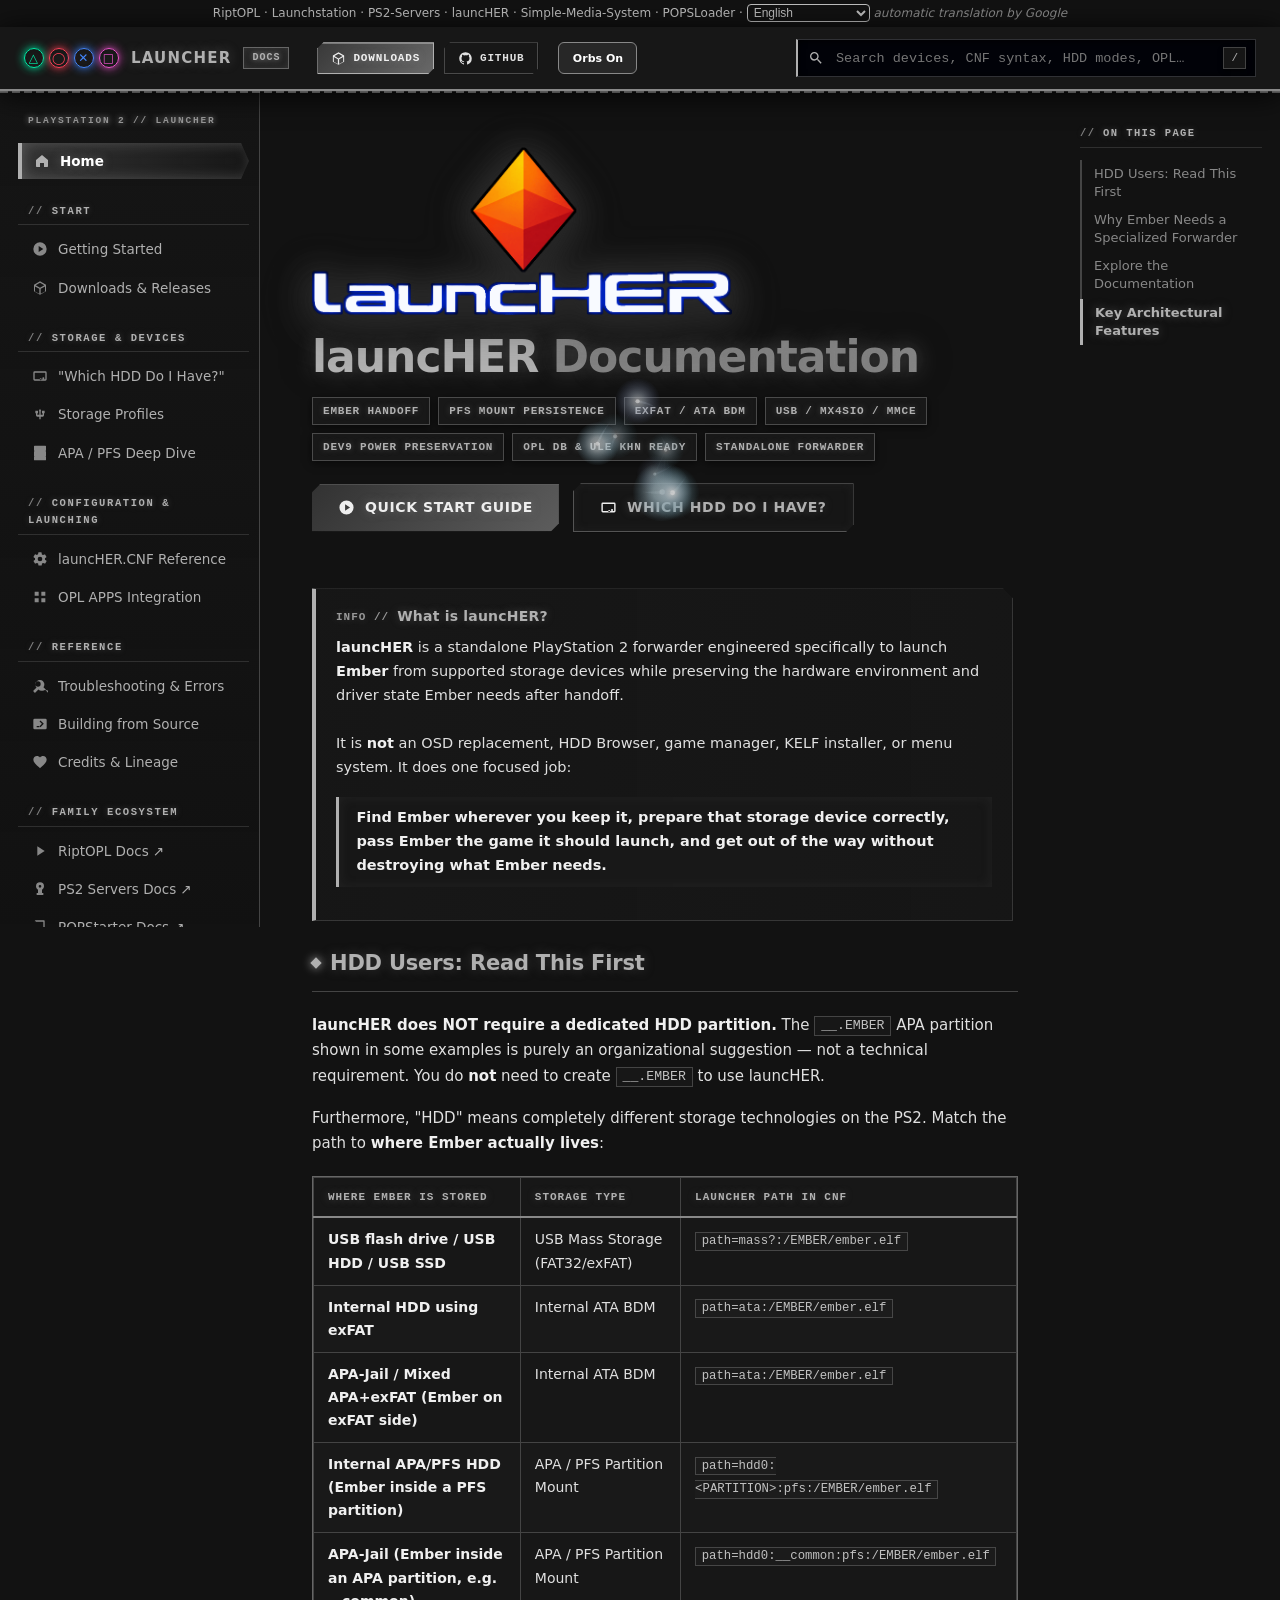
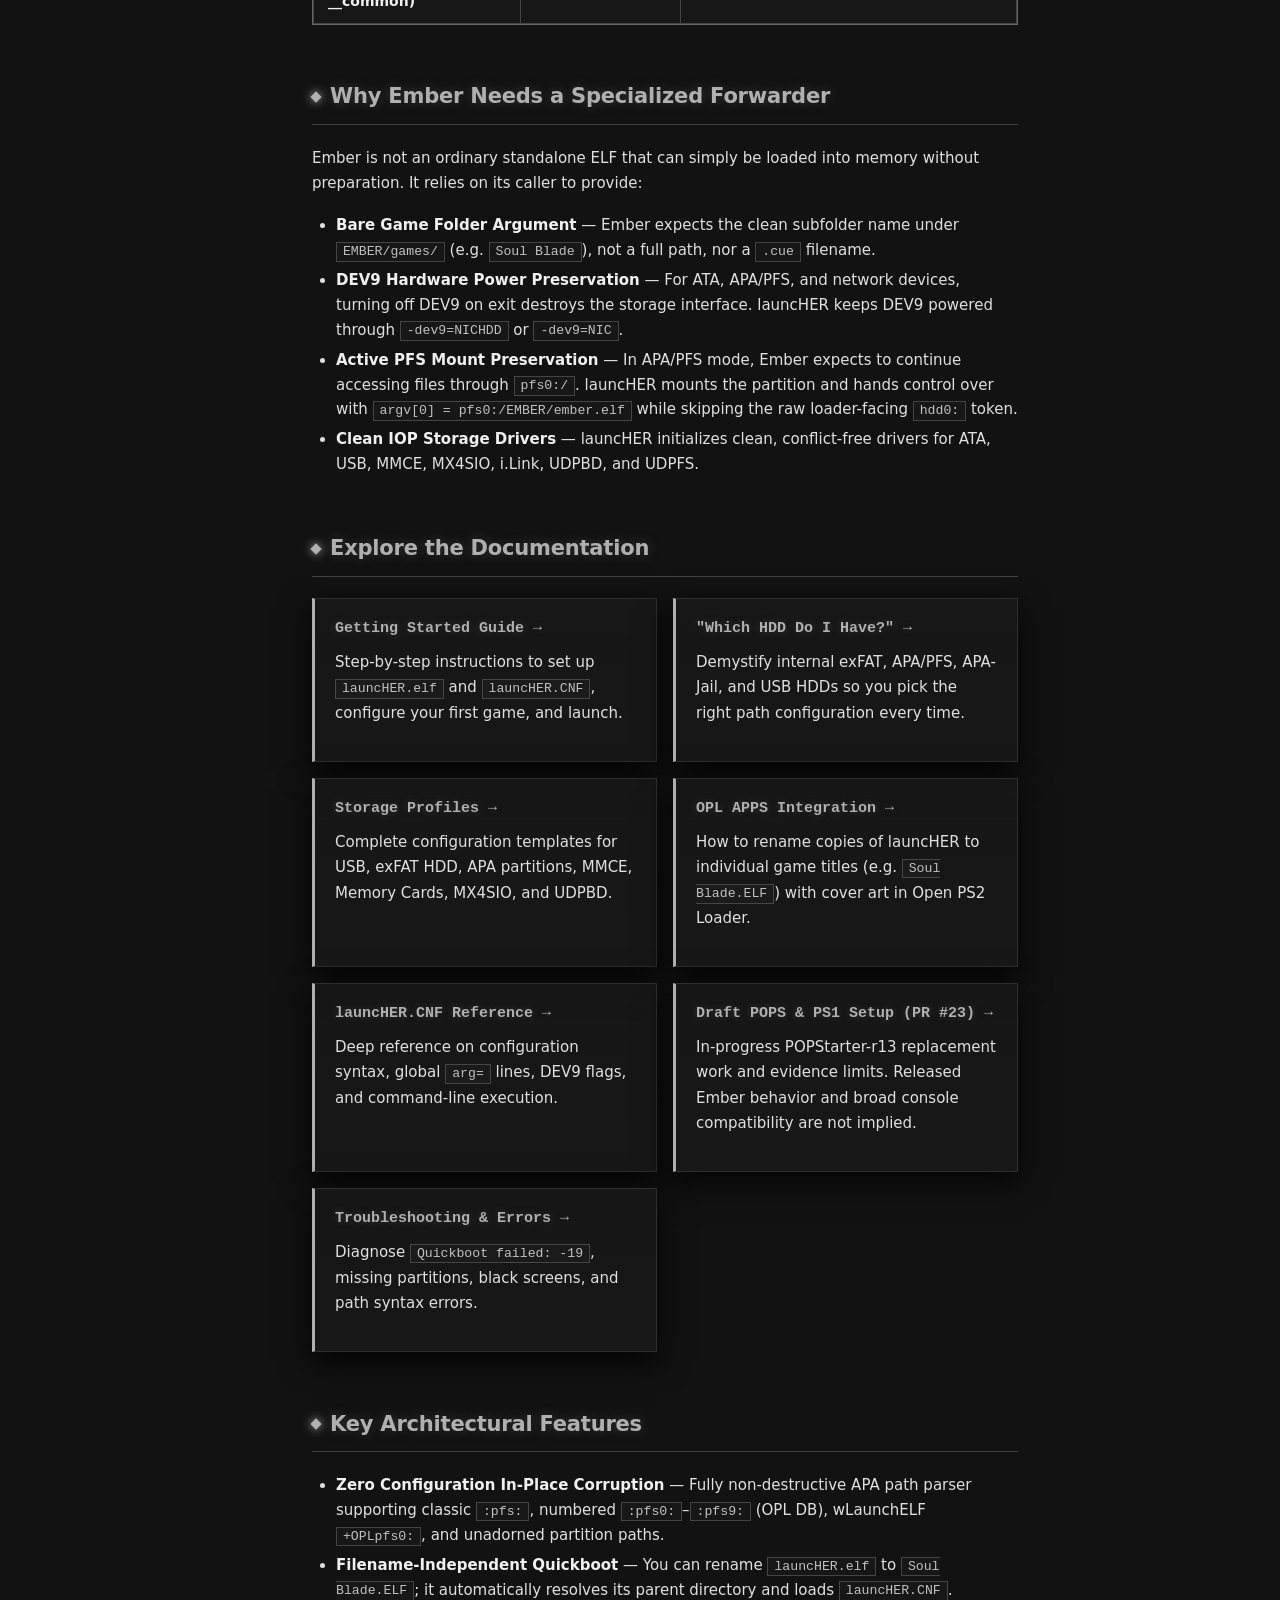
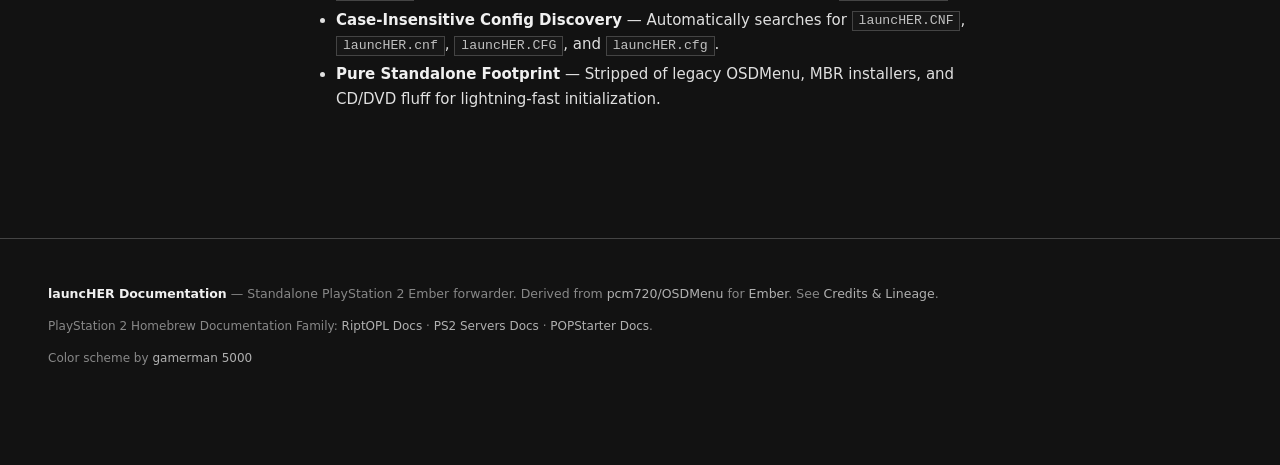
<file: docs/index.html>
<!doctype html><html lang="en"><head>
<meta charset="utf-8"><meta name="viewport" content="width=device-width,initial-scale=1">
<title>launcHER Documentation · Standalone Ember Forwarder for PlayStation 2</title>
<meta name="description" content="Official documentation for launcHER — standalone PlayStation 2 forwarder built specifically to launch Ember from USB, internal HDD (exFAT &amp; APA/PFS), MMCE, MX4SIO, and network while preserving the hardware environment Ember needs.">
<link rel="icon" type="image/svg+xml" href="assets/favicon.svg">
<link rel="icon" type="image/png" href="assets/favicon.png">
<meta property="og:site_name" content="launcHER Docs">
<meta property="og:type" content="website">
<meta property="og:image" content="assets/launcher-banner.png">
<meta name="twitter:card" content="summary_large_image">
<meta name="twitter:image" content="assets/launcher-banner.png">
<link rel="stylesheet" href="assets/style.css?v=20261114-neutral">
</head><body data-base="">
<header class="topbar">
  <button class="menu-btn" aria-label="Menu">☰</button>
  <a class="brand" href="index.html">
    <span class="psbtns"><i class="tri">&#9651;</i><i class="cir">&#9711;</i><i class="cro">&#10005;</i><i class="squ">&#9633;</i></span>
    launcHER <small>DOCS</small></a>
  <div class="topbar-actions">
    <a class="topbar-btn primary" href="releases.html" title="Downloads &amp; Releases"><span class="icon icon-releases"></span>Downloads</a>
    <a class="topbar-btn" href="https://github.com/NathanNeurotic/launcHER" target="_blank" rel="noopener" title="GitHub Repository"><span class="icon icon-github"></span>GitHub</a>
  </div>
  <div class="search">
    <span class="ico"></span>
    <input id="q" type="search" placeholder="Search devices, CNF syntax, HDD modes, OPL…  ( / )" autocomplete="off">
    <kbd>/</kbd>
    <div id="results"></div>
  </div>
</header>
<canvas id="ps2-orbs" class="ps2-orbs-canvas" aria-hidden="true"></canvas>
<div class="layout">
  <nav class="sidebar">
    <div class="sidebar-brand-sub">PLAYSTATION 2 // LAUNCHER</div>
    <a href="index.html" class="active"><span class="icon icon-home"></span>Home</a>

    <h4>Start</h4>
    <a href="getting-started.html"><span class="icon icon-start"></span>Getting Started</a>
    <a href="releases.html"><span class="icon icon-releases"></span>Downloads &amp; Releases</a>

    <h4>Storage &amp; Devices</h4>
    <a href="hdd-modes.html"><span class="icon icon-hdd"></span>"Which HDD Do I Have?"</a>
    <a href="storage-profiles.html"><span class="icon icon-usb"></span>Storage Profiles</a>
    <a href="apa-pfs.html"><span class="icon icon-server"></span>APA / PFS Deep Dive</a>

    <h4>Configuration &amp; Launching</h4>
    <a href="configuration.html"><span class="icon icon-settings"></span>launcHER.CNF Reference</a>
    <a href="opl-apps.html"><span class="icon icon-apps"></span>OPL APPS Integration</a>

    <h4>Reference</h4>
    <a href="troubleshooting.html"><span class="icon icon-troubleshoot"></span>Troubleshooting &amp; Errors</a>
    <a href="building.html"><span class="icon icon-terminal"></span>Building from Source</a>
    <a href="credits.html"><span class="icon icon-credits"></span>Credits &amp; Lineage</a>

    <h4 style="margin-top:24px;">Family Ecosystem</h4>
    <a href="https://nathanneurotic.github.io/Open-PS2-Loader/"><span class="icon icon-play"></span>RiptOPL Docs ↗</a>
    <a href="https://nathanneurotic.github.io/PS2-Servers/"><span class="icon icon-netboot"></span>PS2 Servers Docs ↗</a>
    <a href="https://nathanneurotic.github.io/POPSLoader/"><span class="icon icon-book"></span>POPStarter Docs ↗</a>
  </nav>
  <main class="content">

<div class="hero">
  <img class="hero-banner" src="assets/launcher-banner.png" alt="launcHER" width="873" height="348">
  <h1>launcHER <span class="g">Documentation</span></h1>
  <div class="sys-strip">
    <div class="sys-strip-row">
      <span class="sys-pill">EMBER HANDOFF</span>
      <span class="sys-pill">PFS MOUNT PERSISTENCE</span>
      <span class="sys-pill">EXFAT / ATA BDM</span>
      <span class="sys-pill">USB / MX4SIO / MMCE</span>
    </div>
    <div class="sys-strip-row">
      <span class="sys-pill">DEV9 POWER PRESERVATION</span>
      <span class="sys-pill">OPL DB &amp; ULE KHN READY</span>
      <span class="sys-pill">STANDALONE FORWARDER</span>
    </div>
  </div>
  <div class="btn-row">
    <a class="btn" href="getting-started.html"><span class="icon icon-start"></span>Quick Start Guide</a>
    <a class="btn ghost" href="hdd-modes.html"><span class="icon icon-hdd"></span>Which HDD Do I Have?</a>
  </div>
</div>

<div class="callout info">
  <div class="h">What is launcHER?</div>
  <b>launcHER</b> is a standalone PlayStation 2 forwarder engineered specifically to launch
  <a href="https://github.com/Gageformer/Ember" target="_blank" rel="noopener"><b>Ember</b></a> from supported storage devices while preserving the hardware environment and driver state Ember needs after handoff.
  <br><br>
  It is <b>not</b> an OSD replacement, HDD Browser, game manager, KELF installer, or menu system. It does one focused job:
  <blockquote><b>Find Ember wherever you keep it, prepare that storage device correctly, pass Ember the game it should launch, and get out of the way without destroying what Ember needs.</b></blockquote>
</div>

<h2 id="hdd-myth">HDD Users: Read This First</h2>
<p>
  <b>launcHER does NOT require a dedicated HDD partition.</b> The <code>__.EMBER</code> APA partition shown in some examples is purely an organizational suggestion — not a technical requirement. You do <b>not</b> need to create <code>__.EMBER</code> to use launcHER.
</p>
<p>
  Furthermore, "HDD" means completely different storage technologies on the PS2. Match the path to <b>where Ember actually lives</b>:
</p>

<div class="table-wrap">
  <table>
    <thead>
      <tr>
        <th>Where Ember is stored</th>
        <th>Storage Type</th>
        <th>launcHER Path in CNF</th>
      </tr>
    </thead>
    <tbody>
      <tr>
        <td><b>USB flash drive / USB HDD / USB SSD</b></td>
        <td>USB Mass Storage (FAT32/exFAT)</td>
        <td><code>path=mass?:/EMBER/ember.elf</code></td>
      </tr>
      <tr>
        <td><b>Internal HDD using exFAT</b></td>
        <td>Internal ATA BDM</td>
        <td><code>path=ata:/EMBER/ember.elf</code></td>
      </tr>
      <tr>
        <td><b>APA-Jail / Mixed APA+exFAT (Ember on exFAT side)</b></td>
        <td>Internal ATA BDM</td>
        <td><code>path=ata:/EMBER/ember.elf</code></td>
      </tr>
      <tr>
        <td><b>Internal APA/PFS HDD (Ember inside a PFS partition)</b></td>
        <td>APA / PFS Partition Mount</td>
        <td><code>path=hdd0:&lt;PARTITION&gt;:pfs:/EMBER/ember.elf</code></td>
      </tr>
      <tr>
        <td><b>APA-Jail (Ember inside an APA partition, e.g. __common)</b></td>
        <td>APA / PFS Partition Mount</td>
        <td><code>path=hdd0:__common:pfs:/EMBER/ember.elf</code></td>
      </tr>
    </tbody>
  </table>
</div>

<h2 id="why-launcher">Why Ember Needs a Specialized Forwarder</h2>
<p>
  Ember is not an ordinary standalone ELF that can simply be loaded into memory without preparation. It relies on its caller to provide:
</p>
<ul class="checklist">
  <li><b>Bare Game Folder Argument</b> — Ember expects the clean subfolder name under <code>EMBER/games/</code> (e.g. <code>Soul Blade</code>), not a full path, nor a <code>.cue</code> filename.</li>
  <li><b>DEV9 Hardware Power Preservation</b> — For ATA, APA/PFS, and network devices, turning off DEV9 on exit destroys the storage interface. launcHER keeps DEV9 powered through <code>-dev9=NICHDD</code> or <code>-dev9=NIC</code>.</li>
  <li><b>Active PFS Mount Preservation</b> — In APA/PFS mode, Ember expects to continue accessing files through <code>pfs0:/</code>. launcHER mounts the partition and hands control over with <code>argv[0] = pfs0:/EMBER/ember.elf</code> while skipping the raw loader-facing <code>hdd0:</code> token.</li>
  <li><b>Clean IOP Storage Drivers</b> — launcHER initializes clean, conflict-free drivers for ATA, USB, MMCE, MX4SIO, i.Link, UDPBD, and UDPFS.</li>
</ul>

<h2 id="quick-links">Explore the Documentation</h2>
<div class="cards">
  <article class="card">
    <h3><a href="getting-started.html">Getting Started Guide &rarr;</a></h3>
    <p>Step-by-step instructions to set up <code>launcHER.elf</code> and <code>launcHER.CNF</code>, configure your first game, and launch.</p>
  </article>
  <article class="card">
    <h3><a href="hdd-modes.html">"Which HDD Do I Have?" &rarr;</a></h3>
    <p>Demystify internal exFAT, APA/PFS, APA-Jail, and USB HDDs so you pick the right path configuration every time.</p>
  </article>
  <article class="card">
    <h3><a href="storage-profiles.html">Storage Profiles &rarr;</a></h3>
    <p>Complete configuration templates for USB, exFAT HDD, APA partitions, MMCE, Memory Cards, MX4SIO, and UDPBD.</p>
  </article>
  <article class="card">
    <h3><a href="opl-apps.html">OPL APPS Integration &rarr;</a></h3>
    <p>How to rename copies of launcHER to individual game titles (e.g. <code>Soul Blade.ELF</code>) with cover art in Open PS2 Loader.</p>
  </article>
  <article class="card">
    <h3><a href="configuration.html">launcHER.CNF Reference &rarr;</a></h3>
    <p>Deep reference on configuration syntax, global <code>arg=</code> lines, DEV9 flags, and command-line execution.</p>
  </article>
  <article class="card">
    <h3><a href="pops-setup.html">Draft POPS &amp; PS1 Setup (PR #23) &rarr;</a></h3>
    <p>In-progress POPStarter-r13 replacement work and evidence limits. Released Ember behavior and broad console compatibility are not implied.</p>
  </article>
  <article class="card">
    <h3><a href="troubleshooting.html">Troubleshooting &amp; Errors &rarr;</a></h3>
    <p>Diagnose <code>Quickboot failed: -19</code>, missing partitions, black screens, and path syntax errors.</p>
  </article>
</div>

<h2 id="key-features">Key Architectural Features</h2>
<ul class="checklist">
  <li><b>Zero Configuration In-Place Corruption</b> — Fully non-destructive APA path parser supporting classic <code>:pfs:</code>, numbered <code>:pfs0:</code>–<code>:pfs9:</code> (OPL DB), wLaunchELF <code>+OPLpfs0:</code>, and unadorned partition paths.</li>
  <li><b>Filename-Independent Quickboot</b> — You can rename <code>launcHER.elf</code> to <code>Soul Blade.ELF</code>; it automatically resolves its parent directory and loads <code>launcHER.CNF</code>.</li>
  <li><b>Case-Insensitive Config Discovery</b> — Automatically searches for <code>launcHER.CNF</code>, <code>launcHER.cnf</code>, <code>launcHER.CFG</code>, and <code>launcHER.cfg</code>.</li>
  <li><b>Pure Standalone Footprint</b> — Stripped of legacy OSDMenu, MBR installers, and CD/DVD fluff for lightning-fast initialization.</li>
</ul>

</main>
  <aside class="toc"><div class="toc-h">On this page</div><nav id="toc-nav"></nav></aside>
</div>
<footer>
  <p><b>launcHER Documentation</b> &mdash; Standalone PlayStation 2 Ember forwarder.
  Derived from <a href="https://github.com/pcm720/OSDMenu">pcm720/OSDMenu</a> for <a href="https://github.com/Gageformer/Ember">Ember</a>.
  See <a href="credits.html">Credits &amp; Lineage</a>.</p>
  <p class="prov-inline">PlayStation 2 Homebrew Documentation Family:
  <a href="https://nathanneurotic.github.io/Open-PS2-Loader/">RiptOPL Docs</a> &middot;
  <a href="https://nathanneurotic.github.io/PS2-Servers/">PS2 Servers Docs</a> &middot;
  <a href="https://nathanneurotic.github.io/POPSLoader/">POPStarter Docs</a>.</p>
</footer>
<script src="assets/app.js?v=20261114-neutral"></script>
</body></html>
</file>
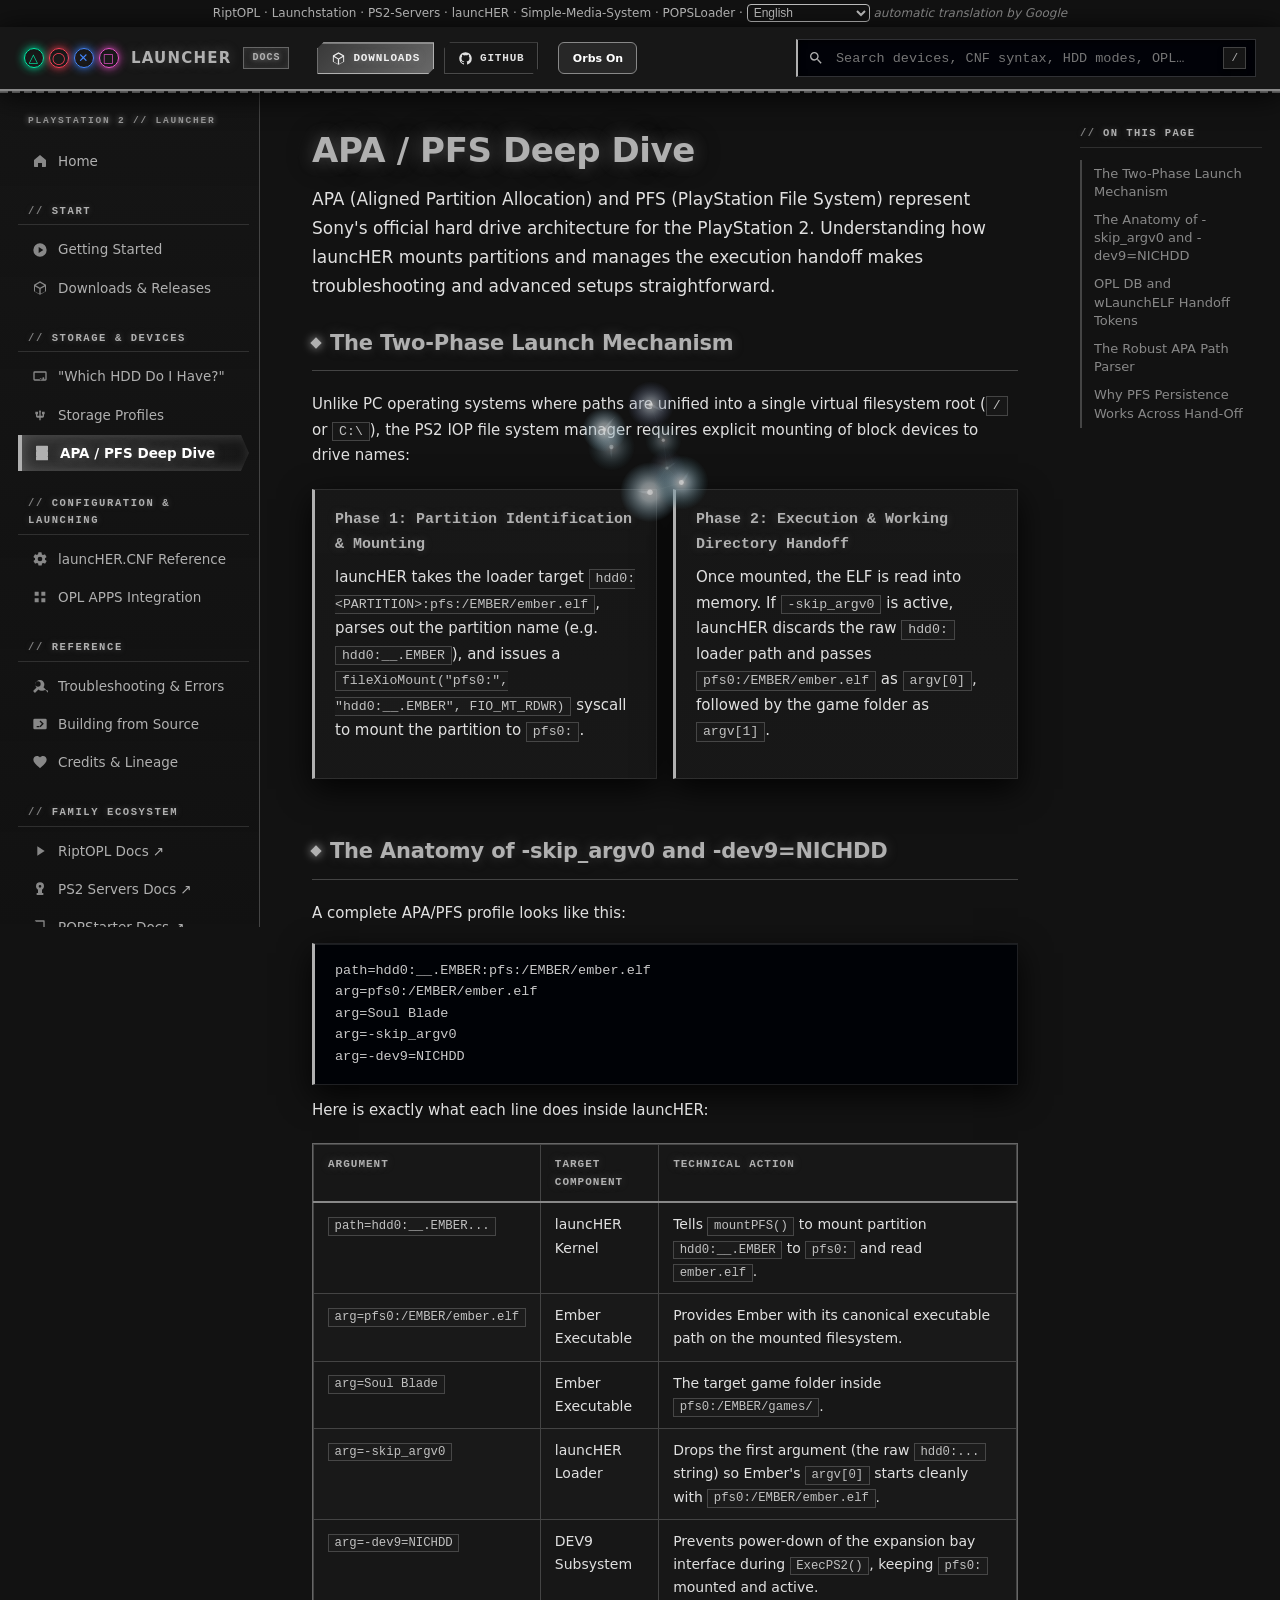
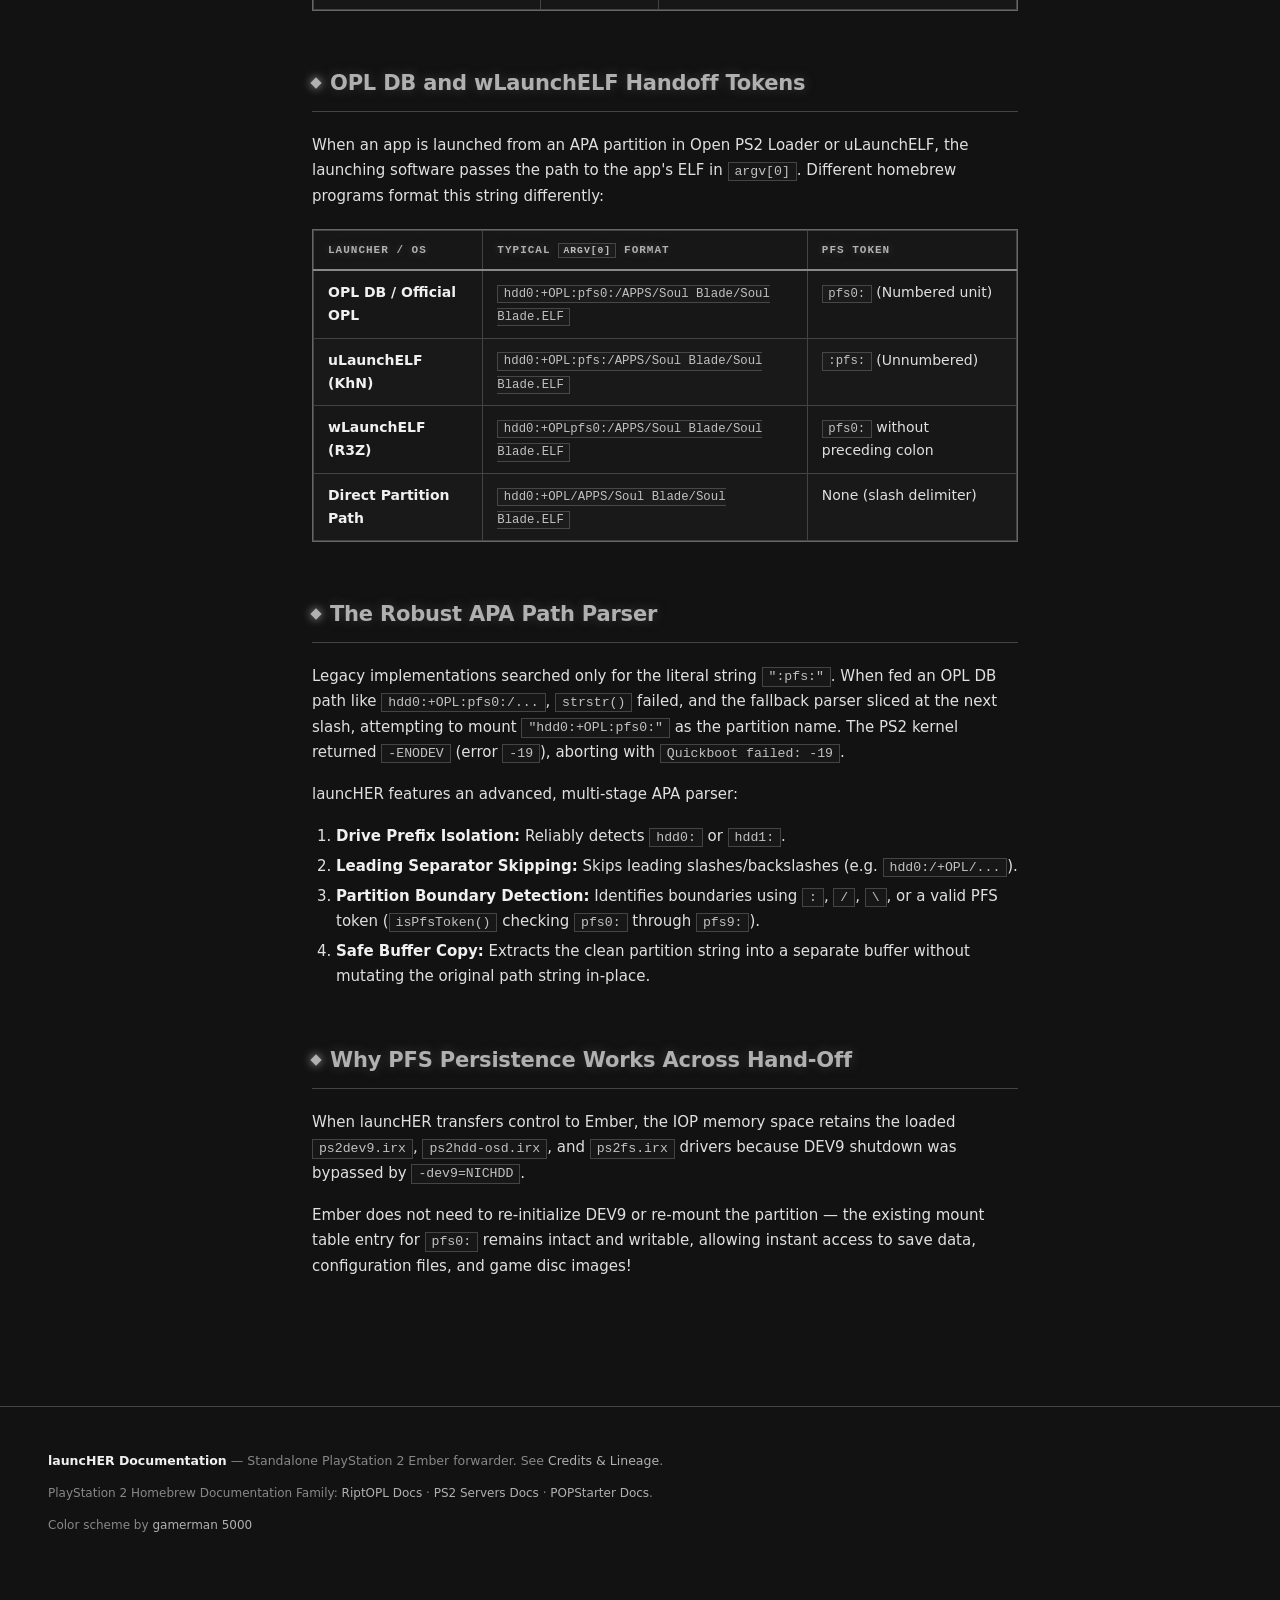
<file: docs/apa-pfs.html>
<!doctype html><html lang="en"><head>
<meta charset="utf-8"><meta name="viewport" content="width=device-width,initial-scale=1">
<title>APA / PFS Deep Dive · launcHER Docs</title>
<meta name="description" content="Technical deep dive into PlayStation 2 APA partitions, PFS filesystem mounting, OPL DB handoff tokens, and driver persistence for Ember.">
<link rel="icon" type="image/svg+xml" href="assets/favicon.svg">
<link rel="icon" type="image/png" href="assets/favicon.png">
<meta property="og:site_name" content="launcHER Docs">
<meta property="og:type" content="website">
<link rel="stylesheet" href="assets/style.css?v=20261114-neutral">
</head><body data-base="">
<header class="topbar">
  <button class="menu-btn" aria-label="Menu">☰</button>
  <a class="brand" href="index.html">
    <span class="psbtns"><i class="tri">&#9651;</i><i class="cir">&#9711;</i><i class="cro">&#10005;</i><i class="squ">&#9633;</i></span>
    launcHER <small>DOCS</small></a>
  <div class="topbar-actions">
    <a class="topbar-btn primary" href="releases.html" title="Downloads &amp; Releases"><span class="icon icon-releases"></span>Downloads</a>
    <a class="topbar-btn" href="https://github.com/NathanNeurotic/launcHER" target="_blank" rel="noopener" title="GitHub Repository"><span class="icon icon-github"></span>GitHub</a>
  </div>
  <div class="search">
    <span class="ico"></span>
    <input id="q" type="search" placeholder="Search devices, CNF syntax, HDD modes, OPL…  ( / )" autocomplete="off">
    <kbd>/</kbd>
    <div id="results"></div>
  </div>
</header>
<canvas id="ps2-orbs" class="ps2-orbs-canvas" aria-hidden="true"></canvas>
<div class="layout">
  <nav class="sidebar">
    <div class="sidebar-brand-sub">PLAYSTATION 2 // LAUNCHER</div>
    <a href="index.html"><span class="icon icon-home"></span>Home</a>

    <h4>Start</h4>
    <a href="getting-started.html"><span class="icon icon-start"></span>Getting Started</a>
    <a href="releases.html"><span class="icon icon-releases"></span>Downloads &amp; Releases</a>

    <h4>Storage &amp; Devices</h4>
    <a href="hdd-modes.html"><span class="icon icon-hdd"></span>"Which HDD Do I Have?"</a>
    <a href="storage-profiles.html"><span class="icon icon-usb"></span>Storage Profiles</a>
    <a href="apa-pfs.html" class="active"><span class="icon icon-server"></span>APA / PFS Deep Dive</a>

    <h4>Configuration &amp; Launching</h4>
    <a href="configuration.html"><span class="icon icon-settings"></span>launcHER.CNF Reference</a>
    <a href="opl-apps.html"><span class="icon icon-apps"></span>OPL APPS Integration</a>

    <h4>Reference</h4>
    <a href="troubleshooting.html"><span class="icon icon-troubleshoot"></span>Troubleshooting &amp; Errors</a>
    <a href="building.html"><span class="icon icon-terminal"></span>Building from Source</a>
    <a href="credits.html"><span class="icon icon-credits"></span>Credits &amp; Lineage</a>

    <h4 style="margin-top:24px;">Family Ecosystem</h4>
    <a href="https://nathanneurotic.github.io/Open-PS2-Loader/"><span class="icon icon-play"></span>RiptOPL Docs ↗</a>
    <a href="https://nathanneurotic.github.io/PS2-Servers/"><span class="icon icon-netboot"></span>PS2 Servers Docs ↗</a>
    <a href="https://nathanneurotic.github.io/POPSLoader/"><span class="icon icon-book"></span>POPStarter Docs ↗</a>
  </nav>
  <main class="content">

<h1>APA / PFS <span class="g">Deep Dive</span></h1>
<p class="lead">
  APA (Aligned Partition Allocation) and PFS (PlayStation File System) represent Sony's official hard drive architecture for the PlayStation 2. Understanding how launcHER mounts partitions and manages the execution handoff makes troubleshooting and advanced setups straightforward.
</p>

<h2 id="two-phase-handoff">The Two-Phase Launch Mechanism</h2>
<p>
  Unlike PC operating systems where paths are unified into a single virtual filesystem root (<code>/</code> or <code>C:\</code>), the PS2 IOP file system manager requires explicit mounting of block devices to drive names:
</p>

<div class="cards">
  <article class="card">
    <h3>Phase 1: Partition Identification &amp; Mounting</h3>
    <p>
      launcHER takes the loader target <code>hdd0:&lt;PARTITION&gt;:pfs:/EMBER/ember.elf</code>, parses out the partition name (e.g. <code>hdd0:__.EMBER</code>), and issues a <code>fileXioMount("pfs0:", "hdd0:__.EMBER", FIO_MT_RDWR)</code> syscall to mount the partition to <code>pfs0:</code>.
    </p>
  </article>
  <article class="card">
    <h3>Phase 2: Execution &amp; Working Directory Handoff</h3>
    <p>
      Once mounted, the ELF is read into memory. If <code>-skip_argv0</code> is active, launcHER discards the raw <code>hdd0:</code> loader path and passes <code>pfs0:/EMBER/ember.elf</code> as <code>argv[0]</code>, followed by the game folder as <code>argv[1]</code>.
    </p>
  </article>
</div>

<h2 id="why-skip-argv0">The Anatomy of -skip_argv0 and -dev9=NICHDD</h2>
<p>
  A complete APA/PFS profile looks like this:
</p>
<pre><code>path=hdd0:__.EMBER:pfs:/EMBER/ember.elf
arg=pfs0:/EMBER/ember.elf
arg=Soul Blade
arg=-skip_argv0
arg=-dev9=NICHDD</code></pre>

<p>
  Here is exactly what each line does inside launcHER:
</p>

<div class="table-wrap">
  <table>
    <thead>
      <tr>
        <th>Argument</th>
        <th>Target Component</th>
        <th>Technical Action</th>
      </tr>
    </thead>
    <tbody>
      <tr>
        <td><code>path=hdd0:__.EMBER...</code></td>
        <td>launcHER Kernel</td>
        <td>Tells <code>mountPFS()</code> to mount partition <code>hdd0:__.EMBER</code> to <code>pfs0:</code> and read <code>ember.elf</code>.</td>
      </tr>
      <tr>
        <td><code>arg=pfs0:/EMBER/ember.elf</code></td>
        <td>Ember Executable</td>
        <td>Provides Ember with its canonical executable path on the mounted filesystem.</td>
      </tr>
      <tr>
        <td><code>arg=Soul Blade</code></td>
        <td>Ember Executable</td>
        <td>The target game folder inside <code>pfs0:/EMBER/games/</code>.</td>
      </tr>
      <tr>
        <td><code>arg=-skip_argv0</code></td>
        <td>launcHER Loader</td>
        <td>Drops the first argument (the raw <code>hdd0:...</code> string) so Ember's <code>argv[0]</code> starts cleanly with <code>pfs0:/EMBER/ember.elf</code>.</td>
      </tr>
      <tr>
        <td><code>arg=-dev9=NICHDD</code></td>
        <td>DEV9 Subsystem</td>
        <td>Prevents power-down of the expansion bay interface during <code>ExecPS2()</code>, keeping <code>pfs0:</code> mounted and active.</td>
      </tr>
    </tbody>
  </table>
</div>

<h2 id="opl-handoff-tokens">OPL DB and wLaunchELF Handoff Tokens</h2>
<p>
  When an app is launched from an APA partition in Open PS2 Loader or uLaunchELF, the launching software passes the path to the app's ELF in <code>argv[0]</code>. Different homebrew programs format this string differently:
</p>

<div class="table-wrap">
  <table>
    <thead>
      <tr>
        <th>Launcher / OS</th>
        <th>Typical <code>argv[0]</code> Format</th>
        <th>PFS Token</th>
      </tr>
    </thead>
    <tbody>
      <tr>
        <td><b>OPL DB / Official OPL</b></td>
        <td><code>hdd0:+OPL:pfs0:/APPS/Soul Blade/Soul Blade.ELF</code></td>
        <td><code>pfs0:</code> (Numbered unit)</td>
      </tr>
      <tr>
        <td><b>uLaunchELF (KhN)</b></td>
        <td><code>hdd0:+OPL:pfs:/APPS/Soul Blade/Soul Blade.ELF</code></td>
        <td><code>:pfs:</code> (Unnumbered)</td>
      </tr>
      <tr>
        <td><b>wLaunchELF (R3Z)</b></td>
        <td><code>hdd0:+OPLpfs0:/APPS/Soul Blade/Soul Blade.ELF</code></td>
        <td><code>pfs0:</code> without preceding colon</td>
      </tr>
      <tr>
        <td><b>Direct Partition Path</b></td>
        <td><code>hdd0:+OPL/APPS/Soul Blade/Soul Blade.ELF</code></td>
        <td>None (slash delimiter)</td>
      </tr>
    </tbody>
  </table>
</div>

<h2 id="parser-architecture">The Robust APA Path Parser</h2>
<p>
  Legacy implementations searched only for the literal string <code>":pfs:"</code>. When fed an OPL DB path like <code>hdd0:+OPL:pfs0:/...</code>, <code>strstr()</code> failed, and the fallback parser sliced at the next slash, attempting to mount <code>"hdd0:+OPL:pfs0:"</code> as the partition name. The PS2 kernel returned <code>-ENODEV</code> (error <code>-19</code>), aborting with <code>Quickboot failed: -19</code>.
</p>
<p>
  launcHER features an advanced, multi-stage APA parser:
</p>
<ol>
  <li><b>Drive Prefix Isolation:</b> Reliably detects <code>hdd0:</code> or <code>hdd1:</code>.</li>
  <li><b>Leading Separator Skipping:</b> Skips leading slashes/backslashes (e.g. <code>hdd0:/+OPL/...</code>).</li>
  <li><b>Partition Boundary Detection:</b> Identifies boundaries using <code>:</code>, <code>/</code>, <code>\</code>, or a valid PFS token (<code>isPfsToken()</code> checking <code>pfs0:</code> through <code>pfs9:</code>).</li>
  <li><b>Safe Buffer Copy:</b> Extracts the clean partition string into a separate buffer without mutating the original path string in-place.</li>
</ol>

<h2 id="pfs-persistence">Why PFS Persistence Works Across Hand-Off</h2>
<p>
  When launcHER transfers control to Ember, the IOP memory space retains the loaded <code>ps2dev9.irx</code>, <code>ps2hdd-osd.irx</code>, and <code>ps2fs.irx</code> drivers because DEV9 shutdown was bypassed by <code>-dev9=NICHDD</code>.
</p>
<p>
  Ember does not need to re-initialize DEV9 or re-mount the partition — the existing mount table entry for <code>pfs0:</code> remains intact and writable, allowing instant access to save data, configuration files, and game disc images!
</p>

</main>
  <aside class="toc"><div class="toc-h">On this page</div><nav id="toc-nav"></nav></aside>
</div>
<footer>
  <p><b>launcHER Documentation</b> &mdash; Standalone PlayStation 2 Ember forwarder.
  See <a href="credits.html">Credits &amp; Lineage</a>.</p>
  <p class="prov-inline">PlayStation 2 Homebrew Documentation Family:
  <a href="https://nathanneurotic.github.io/Open-PS2-Loader/">RiptOPL Docs</a> &middot;
  <a href="https://nathanneurotic.github.io/PS2-Servers/">PS2 Servers Docs</a> &middot;
  <a href="https://nathanneurotic.github.io/POPSLoader/">POPStarter Docs</a>.</p>
</footer>
<script src="assets/app.js?v=20261114-neutral"></script>
</body></html>
</file>
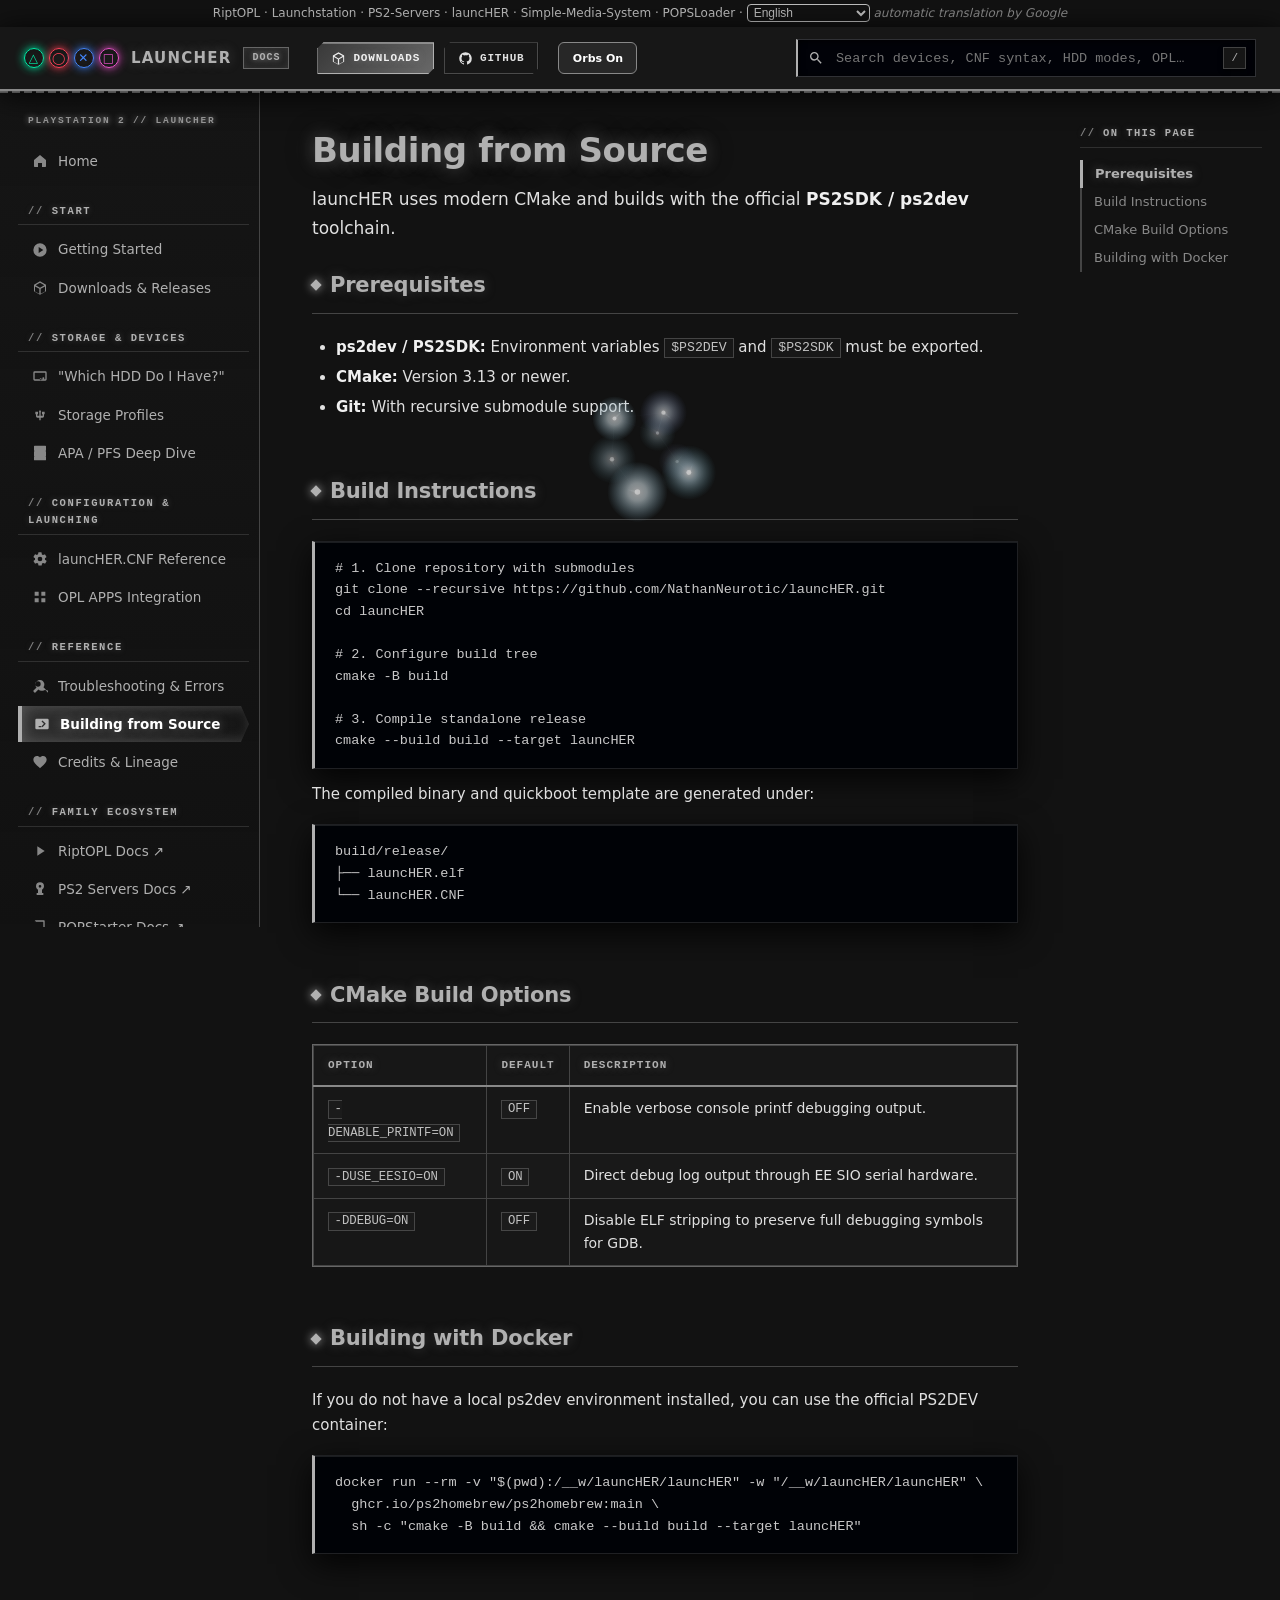
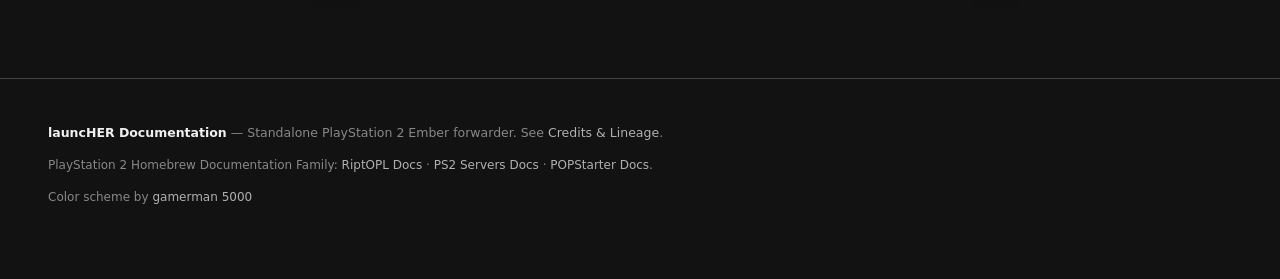
<file: docs/building.html>
<!doctype html><html lang="en"><head>
<meta charset="utf-8"><meta name="viewport" content="width=device-width,initial-scale=1">
<title>Building from Source · launcHER Docs</title>
<meta name="description" content="Compilation and build instructions for launcHER using PS2SDK, CMake, and Docker.">
<link rel="icon" type="image/svg+xml" href="assets/favicon.svg">
<link rel="icon" type="image/png" href="assets/favicon.png">
<meta property="og:site_name" content="launcHER Docs">
<meta property="og:type" content="website">
<link rel="stylesheet" href="assets/style.css?v=20261114-neutral">
</head><body data-base="">
<header class="topbar">
  <button class="menu-btn" aria-label="Menu">☰</button>
  <a class="brand" href="index.html">
    <span class="psbtns"><i class="tri">&#9651;</i><i class="cir">&#9711;</i><i class="cro">&#10005;</i><i class="squ">&#9633;</i></span>
    launcHER <small>DOCS</small></a>
  <div class="topbar-actions">
    <a class="topbar-btn primary" href="releases.html" title="Downloads &amp; Releases"><span class="icon icon-releases"></span>Downloads</a>
    <a class="topbar-btn" href="https://github.com/NathanNeurotic/launcHER" target="_blank" rel="noopener" title="GitHub Repository"><span class="icon icon-github"></span>GitHub</a>
  </div>
  <div class="search">
    <span class="ico"></span>
    <input id="q" type="search" placeholder="Search devices, CNF syntax, HDD modes, OPL…  ( / )" autocomplete="off">
    <kbd>/</kbd>
    <div id="results"></div>
  </div>
</header>
<canvas id="ps2-orbs" class="ps2-orbs-canvas" aria-hidden="true"></canvas>
<div class="layout">
  <nav class="sidebar">
    <div class="sidebar-brand-sub">PLAYSTATION 2 // LAUNCHER</div>
    <a href="index.html"><span class="icon icon-home"></span>Home</a>

    <h4>Start</h4>
    <a href="getting-started.html"><span class="icon icon-start"></span>Getting Started</a>
    <a href="releases.html"><span class="icon icon-releases"></span>Downloads &amp; Releases</a>

    <h4>Storage &amp; Devices</h4>
    <a href="hdd-modes.html"><span class="icon icon-hdd"></span>"Which HDD Do I Have?"</a>
    <a href="storage-profiles.html"><span class="icon icon-usb"></span>Storage Profiles</a>
    <a href="apa-pfs.html"><span class="icon icon-server"></span>APA / PFS Deep Dive</a>

    <h4>Configuration &amp; Launching</h4>
    <a href="configuration.html"><span class="icon icon-settings"></span>launcHER.CNF Reference</a>
    <a href="opl-apps.html"><span class="icon icon-apps"></span>OPL APPS Integration</a>

    <h4>Reference</h4>
    <a href="troubleshooting.html"><span class="icon icon-troubleshoot"></span>Troubleshooting &amp; Errors</a>
    <a href="building.html" class="active"><span class="icon icon-terminal"></span>Building from Source</a>
    <a href="credits.html"><span class="icon icon-credits"></span>Credits &amp; Lineage</a>

    <h4 style="margin-top:24px;">Family Ecosystem</h4>
    <a href="https://nathanneurotic.github.io/Open-PS2-Loader/"><span class="icon icon-play"></span>RiptOPL Docs ↗</a>
    <a href="https://nathanneurotic.github.io/PS2-Servers/"><span class="icon icon-netboot"></span>PS2 Servers Docs ↗</a>
    <a href="https://nathanneurotic.github.io/POPSLoader/"><span class="icon icon-book"></span>POPStarter Docs ↗</a>
  </nav>
  <main class="content">

<h1>Building from <span class="g">Source</span></h1>
<p class="lead">
  launcHER uses modern CMake and builds with the official <b>PS2SDK / ps2dev</b> toolchain.
</p>

<h2 id="prerequisites">Prerequisites</h2>
<ul class="checklist">
  <li><b>ps2dev / PS2SDK:</b> Environment variables <code>$PS2DEV</code> and <code>$PS2SDK</code> must be exported.</li>
  <li><b>CMake:</b> Version 3.13 or newer.</li>
  <li><b>Git:</b> With recursive submodule support.</li>
</ul>

<h2 id="build-commands">Build Instructions</h2>

<pre><code><span class="c"># 1. Clone repository with submodules</span>
git clone --recursive https://github.com/NathanNeurotic/launcHER.git
cd launcHER

<span class="c"># 2. Configure build tree</span>
cmake -B build

<span class="c"># 3. Compile standalone release</span>
cmake --build build --target launcHER</code></pre>

<p>
  The compiled binary and quickboot template are generated under:
</p>
<pre><code>build/release/
├── launcHER.elf
└── launcHER.CNF</code></pre>

<h2 id="cmake-options">CMake Build Options</h2>

<div class="table-wrap">
  <table>
    <thead>
      <tr>
        <th>Option</th>
        <th>Default</th>
        <th>Description</th>
      </tr>
    </thead>
    <tbody>
      <tr>
        <td><code>-DENABLE_PRINTF=ON</code></td>
        <td><code>OFF</code></td>
        <td>Enable verbose console printf debugging output.</td>
      </tr>
      <tr>
        <td><code>-DUSE_EESIO=ON</code></td>
        <td><code>ON</code></td>
        <td>Direct debug log output through EE SIO serial hardware.</td>
      </tr>
      <tr>
        <td><code>-DDEBUG=ON</code></td>
        <td><code>OFF</code></td>
        <td>Disable ELF stripping to preserve full debugging symbols for GDB.</td>
      </tr>
    </tbody>
  </table>
</div>

<h2 id="docker-build">Building with Docker</h2>
<p>
  If you do not have a local ps2dev environment installed, you can use the official PS2DEV container:
</p>

<pre><code>docker run --rm -v "$(pwd):/__w/launcHER/launcHER" -w "/__w/launcHER/launcHER" \
  ghcr.io/ps2homebrew/ps2homebrew:main \
  sh -c "cmake -B build &amp;&amp; cmake --build build --target launcHER"</code></pre>

</main>
  <aside class="toc"><div class="toc-h">On this page</div><nav id="toc-nav"></nav></aside>
</div>
<footer>
  <p><b>launcHER Documentation</b> &mdash; Standalone PlayStation 2 Ember forwarder.
  See <a href="credits.html">Credits &amp; Lineage</a>.</p>
  <p class="prov-inline">PlayStation 2 Homebrew Documentation Family:
  <a href="https://nathanneurotic.github.io/Open-PS2-Loader/">RiptOPL Docs</a> &middot;
  <a href="https://nathanneurotic.github.io/PS2-Servers/">PS2 Servers Docs</a> &middot;
  <a href="https://nathanneurotic.github.io/POPSLoader/">POPStarter Docs</a>.</p>
</footer>
<script src="assets/app.js?v=20261114-neutral"></script>
</body></html>
</file>
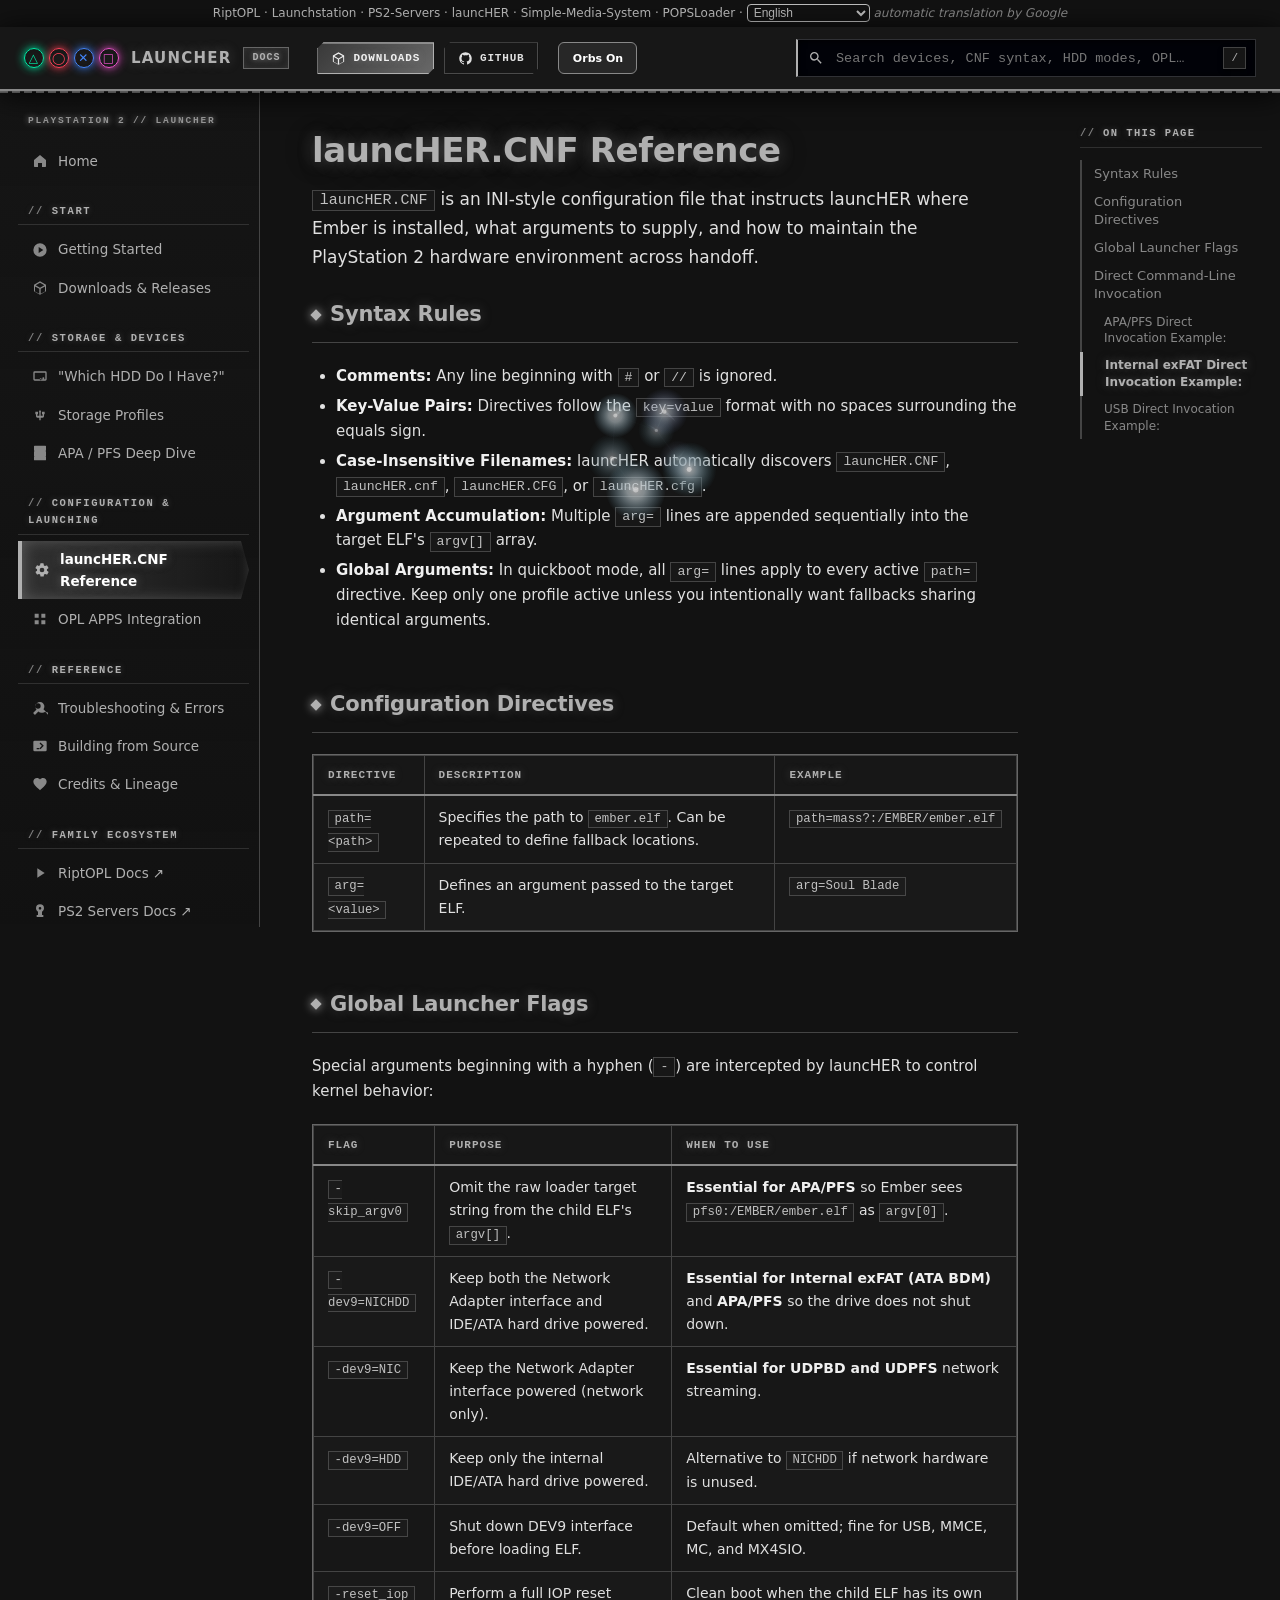
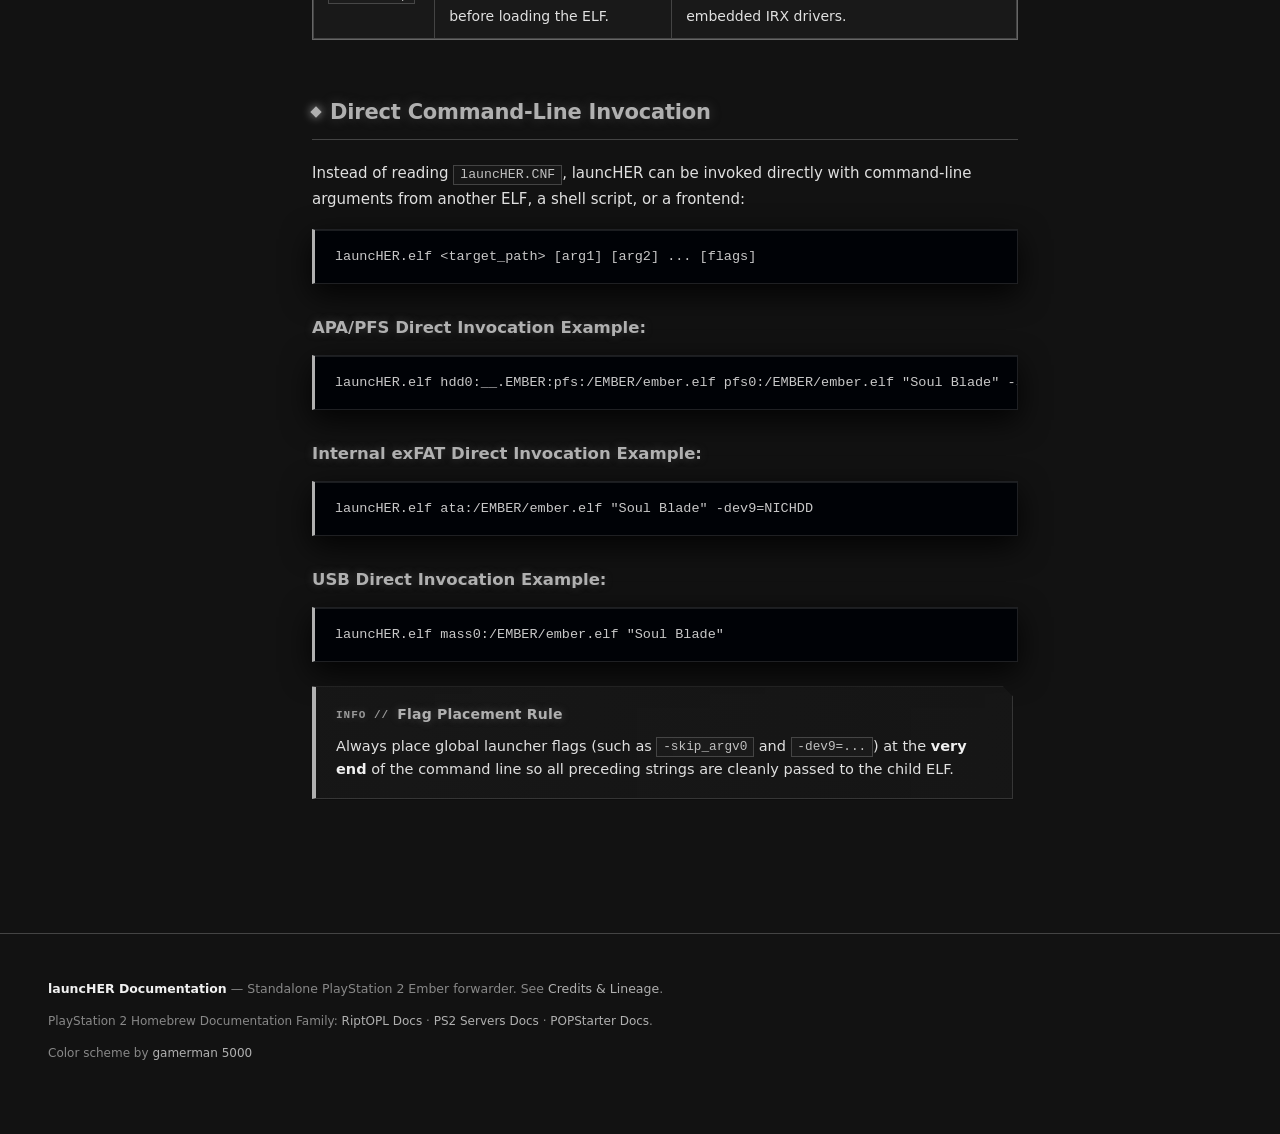
<file: docs/configuration.html>
<!doctype html><html lang="en"><head>
<meta charset="utf-8"><meta name="viewport" content="width=device-width,initial-scale=1">
<title>launcHER.CNF Reference · launcHER Docs</title>
<meta name="description" content="Complete syntax reference for launcHER.CNF: path definitions, arguments, global DEV9 flags, and direct command-line execution.">
<link rel="icon" type="image/svg+xml" href="assets/favicon.svg">
<link rel="icon" type="image/png" href="assets/favicon.png">
<meta property="og:site_name" content="launcHER Docs">
<meta property="og:type" content="website">
<link rel="stylesheet" href="assets/style.css?v=20261114-neutral">
</head><body data-base="">
<header class="topbar">
  <button class="menu-btn" aria-label="Menu">☰</button>
  <a class="brand" href="index.html">
    <span class="psbtns"><i class="tri">&#9651;</i><i class="cir">&#9711;</i><i class="cro">&#10005;</i><i class="squ">&#9633;</i></span>
    launcHER <small>DOCS</small></a>
  <div class="topbar-actions">
    <a class="topbar-btn primary" href="releases.html" title="Downloads &amp; Releases"><span class="icon icon-releases"></span>Downloads</a>
    <a class="topbar-btn" href="https://github.com/NathanNeurotic/launcHER" target="_blank" rel="noopener" title="GitHub Repository"><span class="icon icon-github"></span>GitHub</a>
  </div>
  <div class="search">
    <span class="ico"></span>
    <input id="q" type="search" placeholder="Search devices, CNF syntax, HDD modes, OPL…  ( / )" autocomplete="off">
    <kbd>/</kbd>
    <div id="results"></div>
  </div>
</header>
<canvas id="ps2-orbs" class="ps2-orbs-canvas" aria-hidden="true"></canvas>
<div class="layout">
  <nav class="sidebar">
    <div class="sidebar-brand-sub">PLAYSTATION 2 // LAUNCHER</div>
    <a href="index.html"><span class="icon icon-home"></span>Home</a>

    <h4>Start</h4>
    <a href="getting-started.html"><span class="icon icon-start"></span>Getting Started</a>
    <a href="releases.html"><span class="icon icon-releases"></span>Downloads &amp; Releases</a>

    <h4>Storage &amp; Devices</h4>
    <a href="hdd-modes.html"><span class="icon icon-hdd"></span>"Which HDD Do I Have?"</a>
    <a href="storage-profiles.html"><span class="icon icon-usb"></span>Storage Profiles</a>
    <a href="apa-pfs.html"><span class="icon icon-server"></span>APA / PFS Deep Dive</a>

    <h4>Configuration &amp; Launching</h4>
    <a href="configuration.html" class="active"><span class="icon icon-settings"></span>launcHER.CNF Reference</a>
    <a href="opl-apps.html"><span class="icon icon-apps"></span>OPL APPS Integration</a>

    <h4>Reference</h4>
    <a href="troubleshooting.html"><span class="icon icon-troubleshoot"></span>Troubleshooting &amp; Errors</a>
    <a href="building.html"><span class="icon icon-terminal"></span>Building from Source</a>
    <a href="credits.html"><span class="icon icon-credits"></span>Credits &amp; Lineage</a>

    <h4 style="margin-top:24px;">Family Ecosystem</h4>
    <a href="https://nathanneurotic.github.io/Open-PS2-Loader/"><span class="icon icon-play"></span>RiptOPL Docs ↗</a>
    <a href="https://nathanneurotic.github.io/PS2-Servers/"><span class="icon icon-netboot"></span>PS2 Servers Docs ↗</a>
    <a href="https://nathanneurotic.github.io/POPSLoader/"><span class="icon icon-book"></span>POPStarter Docs ↗</a>
  </nav>
  <main class="content">

<h1>launcHER.CNF <span class="g">Reference</span></h1>
<p class="lead">
  <code>launcHER.CNF</code> is an INI-style configuration file that instructs launcHER where Ember is installed, what arguments to supply, and how to maintain the PlayStation 2 hardware environment across handoff.
</p>

<h2 id="syntax-rules">Syntax Rules</h2>
<ul class="checklist">
  <li><b>Comments:</b> Any line beginning with <code>#</code> or <code>//</code> is ignored.</li>
  <li><b>Key-Value Pairs:</b> Directives follow the <code>key=value</code> format with no spaces surrounding the equals sign.</li>
  <li><b>Case-Insensitive Filenames:</b> launcHER automatically discovers <code>launcHER.CNF</code>, <code>launcHER.cnf</code>, <code>launcHER.CFG</code>, or <code>launcHER.cfg</code>.</li>
  <li><b>Argument Accumulation:</b> Multiple <code>arg=</code> lines are appended sequentially into the target ELF's <code>argv[]</code> array.</li>
  <li><b>Global Arguments:</b> In quickboot mode, all <code>arg=</code> lines apply to every active <code>path=</code> directive. Keep only one profile active unless you intentionally want fallbacks sharing identical arguments.</li>
</ul>

<h2 id="configuration-keys">Configuration Directives</h2>

<div class="table-wrap">
  <table>
    <thead>
      <tr>
        <th>Directive</th>
        <th>Description</th>
        <th>Example</th>
      </tr>
    </thead>
    <tbody>
      <tr>
        <td><code>path=&lt;path&gt;</code></td>
        <td>Specifies the path to <code>ember.elf</code>. Can be repeated to define fallback locations.</td>
        <td><code>path=mass?:/EMBER/ember.elf</code></td>
      </tr>
      <tr>
        <td><code>arg=&lt;value&gt;</code></td>
        <td>Defines an argument passed to the target ELF.</td>
        <td><code>arg=Soul Blade</code></td>
      </tr>
    </tbody>
  </table>
</div>

<h2 id="flags-reference">Global Launcher Flags</h2>
<p>
  Special arguments beginning with a hyphen (<code>-</code>) are intercepted by launcHER to control kernel behavior:
</p>

<div class="table-wrap">
  <table>
    <thead>
      <tr>
        <th>Flag</th>
        <th>Purpose</th>
        <th>When to Use</th>
      </tr>
    </thead>
    <tbody>
      <tr>
        <td><code>-skip_argv0</code></td>
        <td>Omit the raw loader target string from the child ELF's <code>argv[]</code>.</td>
        <td><b>Essential for APA/PFS</b> so Ember sees <code>pfs0:/EMBER/ember.elf</code> as <code>argv[0]</code>.</td>
      </tr>
      <tr>
        <td><code>-dev9=NICHDD</code></td>
        <td>Keep both the Network Adapter interface and IDE/ATA hard drive powered.</td>
        <td><b>Essential for Internal exFAT (ATA BDM)</b> and <b>APA/PFS</b> so the drive does not shut down.</td>
      </tr>
      <tr>
        <td><code>-dev9=NIC</code></td>
        <td>Keep the Network Adapter interface powered (network only).</td>
        <td><b>Essential for UDPBD and UDPFS</b> network streaming.</td>
      </tr>
      <tr>
        <td><code>-dev9=HDD</code></td>
        <td>Keep only the internal IDE/ATA hard drive powered.</td>
        <td>Alternative to <code>NICHDD</code> if network hardware is unused.</td>
      </tr>
      <tr>
        <td><code>-dev9=OFF</code></td>
        <td>Shut down DEV9 interface before loading ELF.</td>
        <td>Default when omitted; fine for USB, MMCE, MC, and MX4SIO.</td>
      </tr>
      <tr>
        <td><code>-reset_iop</code></td>
        <td>Perform a full IOP reset before loading the ELF.</td>
        <td>Clean boot when the child ELF has its own embedded IRX drivers.</td>
      </tr>
    </tbody>
  </table>
</div>

<h2 id="direct-invocation">Direct Command-Line Invocation</h2>
<p>
  Instead of reading <code>launcHER.CNF</code>, launcHER can be invoked directly with command-line arguments from another ELF, a shell script, or a frontend:
</p>

<pre><code>launcHER.elf &lt;target_path&gt; [arg1] [arg2] ... [flags]</code></pre>

<h3>APA/PFS Direct Invocation Example:</h3>
<pre><code>launcHER.elf hdd0:__.EMBER:pfs:/EMBER/ember.elf pfs0:/EMBER/ember.elf "Soul Blade" -skip_argv0 -dev9=NICHDD</code></pre>

<h3>Internal exFAT Direct Invocation Example:</h3>
<pre><code>launcHER.elf ata:/EMBER/ember.elf "Soul Blade" -dev9=NICHDD</code></pre>

<h3>USB Direct Invocation Example:</h3>
<pre><code>launcHER.elf mass0:/EMBER/ember.elf "Soul Blade"</code></pre>

<div class="callout info">
  <div class="h">Flag Placement Rule</div>
  Always place global launcher flags (such as <code>-skip_argv0</code> and <code>-dev9=...</code>) at the <b>very end</b> of the command line so all preceding strings are cleanly passed to the child ELF.
</div>

</main>
  <aside class="toc"><div class="toc-h">On this page</div><nav id="toc-nav"></nav></aside>
</div>
<footer>
  <p><b>launcHER Documentation</b> &mdash; Standalone PlayStation 2 Ember forwarder.
  See <a href="credits.html">Credits &amp; Lineage</a>.</p>
  <p class="prov-inline">PlayStation 2 Homebrew Documentation Family:
  <a href="https://nathanneurotic.github.io/Open-PS2-Loader/">RiptOPL Docs</a> &middot;
  <a href="https://nathanneurotic.github.io/PS2-Servers/">PS2 Servers Docs</a> &middot;
  <a href="https://nathanneurotic.github.io/POPSLoader/">POPStarter Docs</a>.</p>
</footer>
<script src="assets/app.js?v=20261114-neutral"></script>
</body></html>
</file>
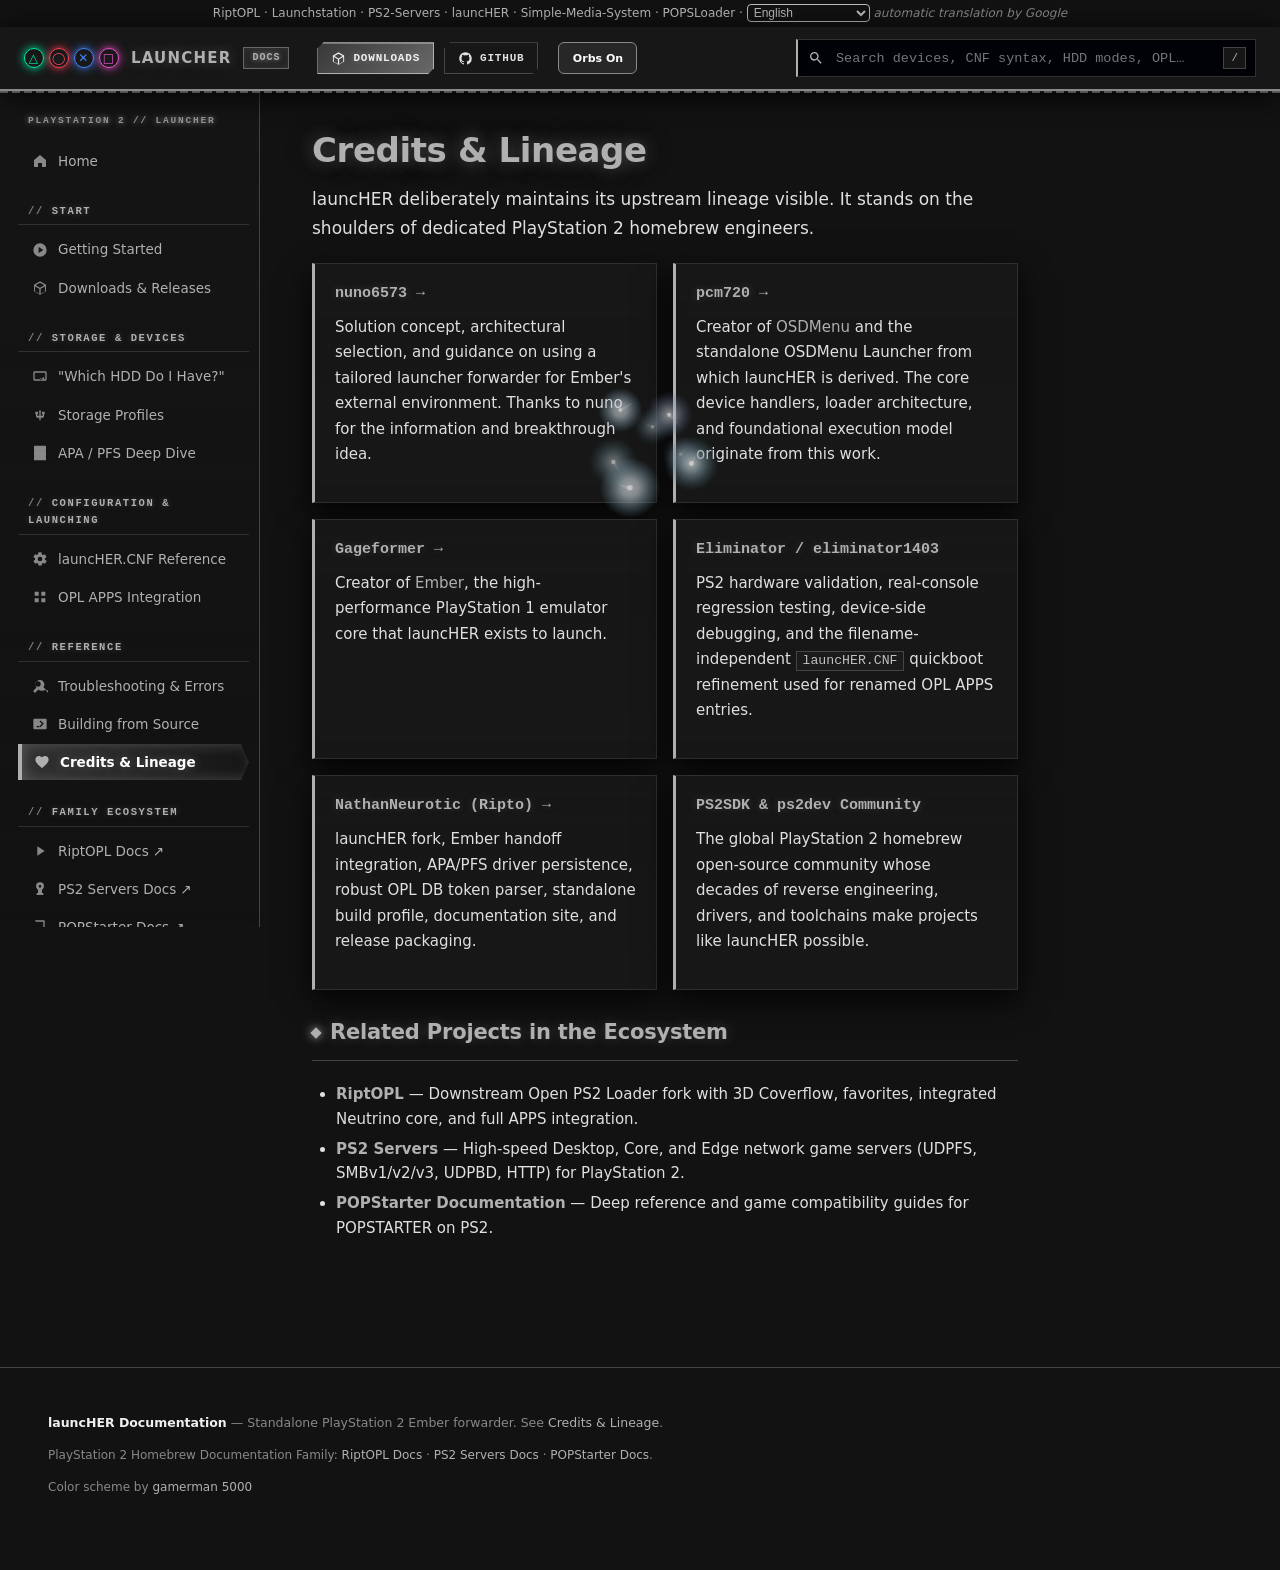
<file: docs/credits.html>
<!doctype html><html lang="en"><head>
<meta charset="utf-8"><meta name="viewport" content="width=device-width,initial-scale=1">
<title>Credits &amp; Lineage · launcHER Docs</title>
<meta name="description" content="Acknowledgments, project lineage, and upstream credits for the launcHER standalone forwarder.">
<link rel="icon" type="image/svg+xml" href="assets/favicon.svg">
<link rel="icon" type="image/png" href="assets/favicon.png">
<meta property="og:site_name" content="launcHER Docs">
<meta property="og:type" content="website">
<link rel="stylesheet" href="assets/style.css?v=20261114-neutral">
</head><body data-base="">
<header class="topbar">
  <button class="menu-btn" aria-label="Menu">☰</button>
  <a class="brand" href="index.html">
    <span class="psbtns"><i class="tri">&#9651;</i><i class="cir">&#9711;</i><i class="cro">&#10005;</i><i class="squ">&#9633;</i></span>
    launcHER <small>DOCS</small></a>
  <div class="topbar-actions">
    <a class="topbar-btn primary" href="releases.html" title="Downloads &amp; Releases"><span class="icon icon-releases"></span>Downloads</a>
    <a class="topbar-btn" href="https://github.com/NathanNeurotic/launcHER" target="_blank" rel="noopener" title="GitHub Repository"><span class="icon icon-github"></span>GitHub</a>
  </div>
  <div class="search">
    <span class="ico"></span>
    <input id="q" type="search" placeholder="Search devices, CNF syntax, HDD modes, OPL…  ( / )" autocomplete="off">
    <kbd>/</kbd>
    <div id="results"></div>
  </div>
</header>
<canvas id="ps2-orbs" class="ps2-orbs-canvas" aria-hidden="true"></canvas>
<div class="layout">
  <nav class="sidebar">
    <div class="sidebar-brand-sub">PLAYSTATION 2 // LAUNCHER</div>
    <a href="index.html"><span class="icon icon-home"></span>Home</a>

    <h4>Start</h4>
    <a href="getting-started.html"><span class="icon icon-start"></span>Getting Started</a>
    <a href="releases.html"><span class="icon icon-releases"></span>Downloads &amp; Releases</a>

    <h4>Storage &amp; Devices</h4>
    <a href="hdd-modes.html"><span class="icon icon-hdd"></span>"Which HDD Do I Have?"</a>
    <a href="storage-profiles.html"><span class="icon icon-usb"></span>Storage Profiles</a>
    <a href="apa-pfs.html"><span class="icon icon-server"></span>APA / PFS Deep Dive</a>

    <h4>Configuration &amp; Launching</h4>
    <a href="configuration.html"><span class="icon icon-settings"></span>launcHER.CNF Reference</a>
    <a href="opl-apps.html"><span class="icon icon-apps"></span>OPL APPS Integration</a>

    <h4>Reference</h4>
    <a href="troubleshooting.html"><span class="icon icon-troubleshoot"></span>Troubleshooting &amp; Errors</a>
    <a href="building.html"><span class="icon icon-terminal"></span>Building from Source</a>
    <a href="credits.html" class="active"><span class="icon icon-credits"></span>Credits &amp; Lineage</a>

    <h4 style="margin-top:24px;">Family Ecosystem</h4>
    <a href="https://nathanneurotic.github.io/Open-PS2-Loader/"><span class="icon icon-play"></span>RiptOPL Docs ↗</a>
    <a href="https://nathanneurotic.github.io/PS2-Servers/"><span class="icon icon-netboot"></span>PS2 Servers Docs ↗</a>
    <a href="https://nathanneurotic.github.io/POPSLoader/"><span class="icon icon-book"></span>POPStarter Docs ↗</a>
  </nav>
  <main class="content">

<h1>Credits &amp; <span class="g">Lineage</span></h1>
<p class="lead">
  launcHER deliberately maintains its upstream lineage visible. It stands on the shoulders of dedicated PlayStation 2 homebrew engineers.
</p>

<div class="cards">
  <article class="card">
    <h3><a href="https://github.com/nuno6573" target="_blank" rel="noopener">nuno6573 &rarr;</a></h3>
    <p>Solution concept, architectural selection, and guidance on using a tailored launcher forwarder for Ember's external environment. Thanks to nuno for the information and breakthrough idea.</p>
  </article>

  <article class="card">
    <h3><a href="https://github.com/pcm720" target="_blank" rel="noopener">pcm720 &rarr;</a></h3>
    <p>Creator of <a href="https://github.com/pcm720/OSDMenu" target="_blank" rel="noopener">OSDMenu</a> and the standalone OSDMenu Launcher from which launcHER is derived. The core device handlers, loader architecture, and foundational execution model originate from this work.</p>
  </article>

  <article class="card">
    <h3><a href="https://github.com/Gageformer" target="_blank" rel="noopener">Gageformer &rarr;</a></h3>
    <p>Creator of <a href="https://github.com/Gageformer/Ember" target="_blank" rel="noopener">Ember</a>, the high-performance PlayStation 1 emulator core that launcHER exists to launch.</p>
  </article>

  <article class="card">
    <h3>Eliminator / eliminator1403</h3>
    <p>PS2 hardware validation, real-console regression testing, device-side debugging, and the filename-independent <code>launcHER.CNF</code> quickboot refinement used for renamed OPL APPS entries.</p>
  </article>

  <article class="card">
    <h3><a href="https://github.com/NathanNeurotic" target="_blank" rel="noopener">NathanNeurotic (Ripto) &rarr;</a></h3>
    <p>launcHER fork, Ember handoff integration, APA/PFS driver persistence, robust OPL DB token parser, standalone build profile, documentation site, and release packaging.</p>
  </article>

  <article class="card">
    <h3>PS2SDK &amp; ps2dev Community</h3>
    <p>The global PlayStation 2 homebrew open-source community whose decades of reverse engineering, drivers, and toolchains make projects like launcHER possible.</p>
  </article>
</div>

<h2 id="related-projects">Related Projects in the Ecosystem</h2>
<ul class="checklist">
  <li><b><a href="https://nathanneurotic.github.io/Open-PS2-Loader/">RiptOPL</a></b> — Downstream Open PS2 Loader fork with 3D Coverflow, favorites, integrated Neutrino core, and full APPS integration.</li>
  <li><b><a href="https://nathanneurotic.github.io/PS2-Servers/">PS2 Servers</a></b> — High-speed Desktop, Core, and Edge network game servers (UDPFS, SMBv1/v2/v3, UDPBD, HTTP) for PlayStation 2.</li>
  <li><b><a href="https://nathanneurotic.github.io/POPSLoader/">POPStarter Documentation</a></b> — Deep reference and game compatibility guides for POPSTARTER on PS2.</li>
</ul>

</main>
  <aside class="toc"><div class="toc-h">On this page</div><nav id="toc-nav"></nav></aside>
</div>
<footer>
  <p><b>launcHER Documentation</b> &mdash; Standalone PlayStation 2 Ember forwarder.
  See <a href="credits.html">Credits &amp; Lineage</a>.</p>
  <p class="prov-inline">PlayStation 2 Homebrew Documentation Family:
  <a href="https://nathanneurotic.github.io/Open-PS2-Loader/">RiptOPL Docs</a> &middot;
  <a href="https://nathanneurotic.github.io/PS2-Servers/">PS2 Servers Docs</a> &middot;
  <a href="https://nathanneurotic.github.io/POPSLoader/">POPStarter Docs</a>.</p>
</footer>
<script src="assets/app.js?v=20261114-neutral"></script>
</body></html>
</file>
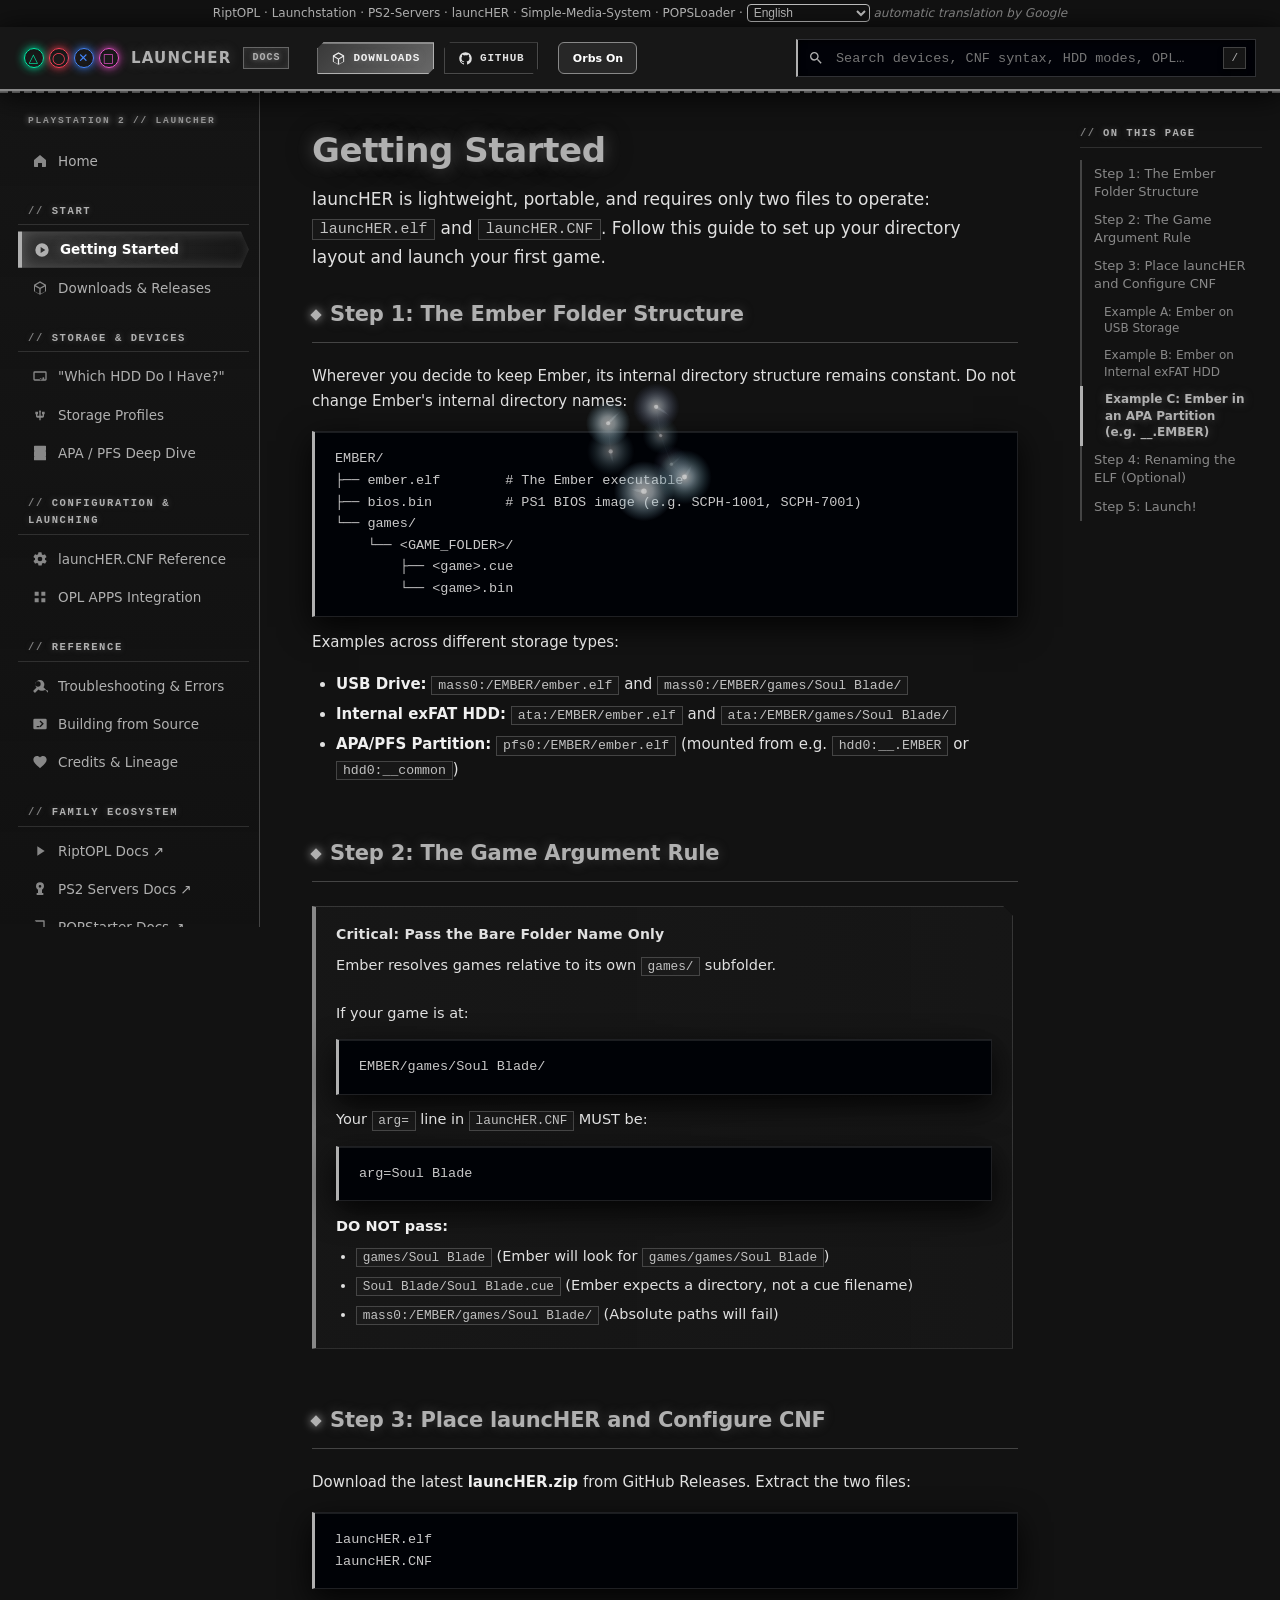
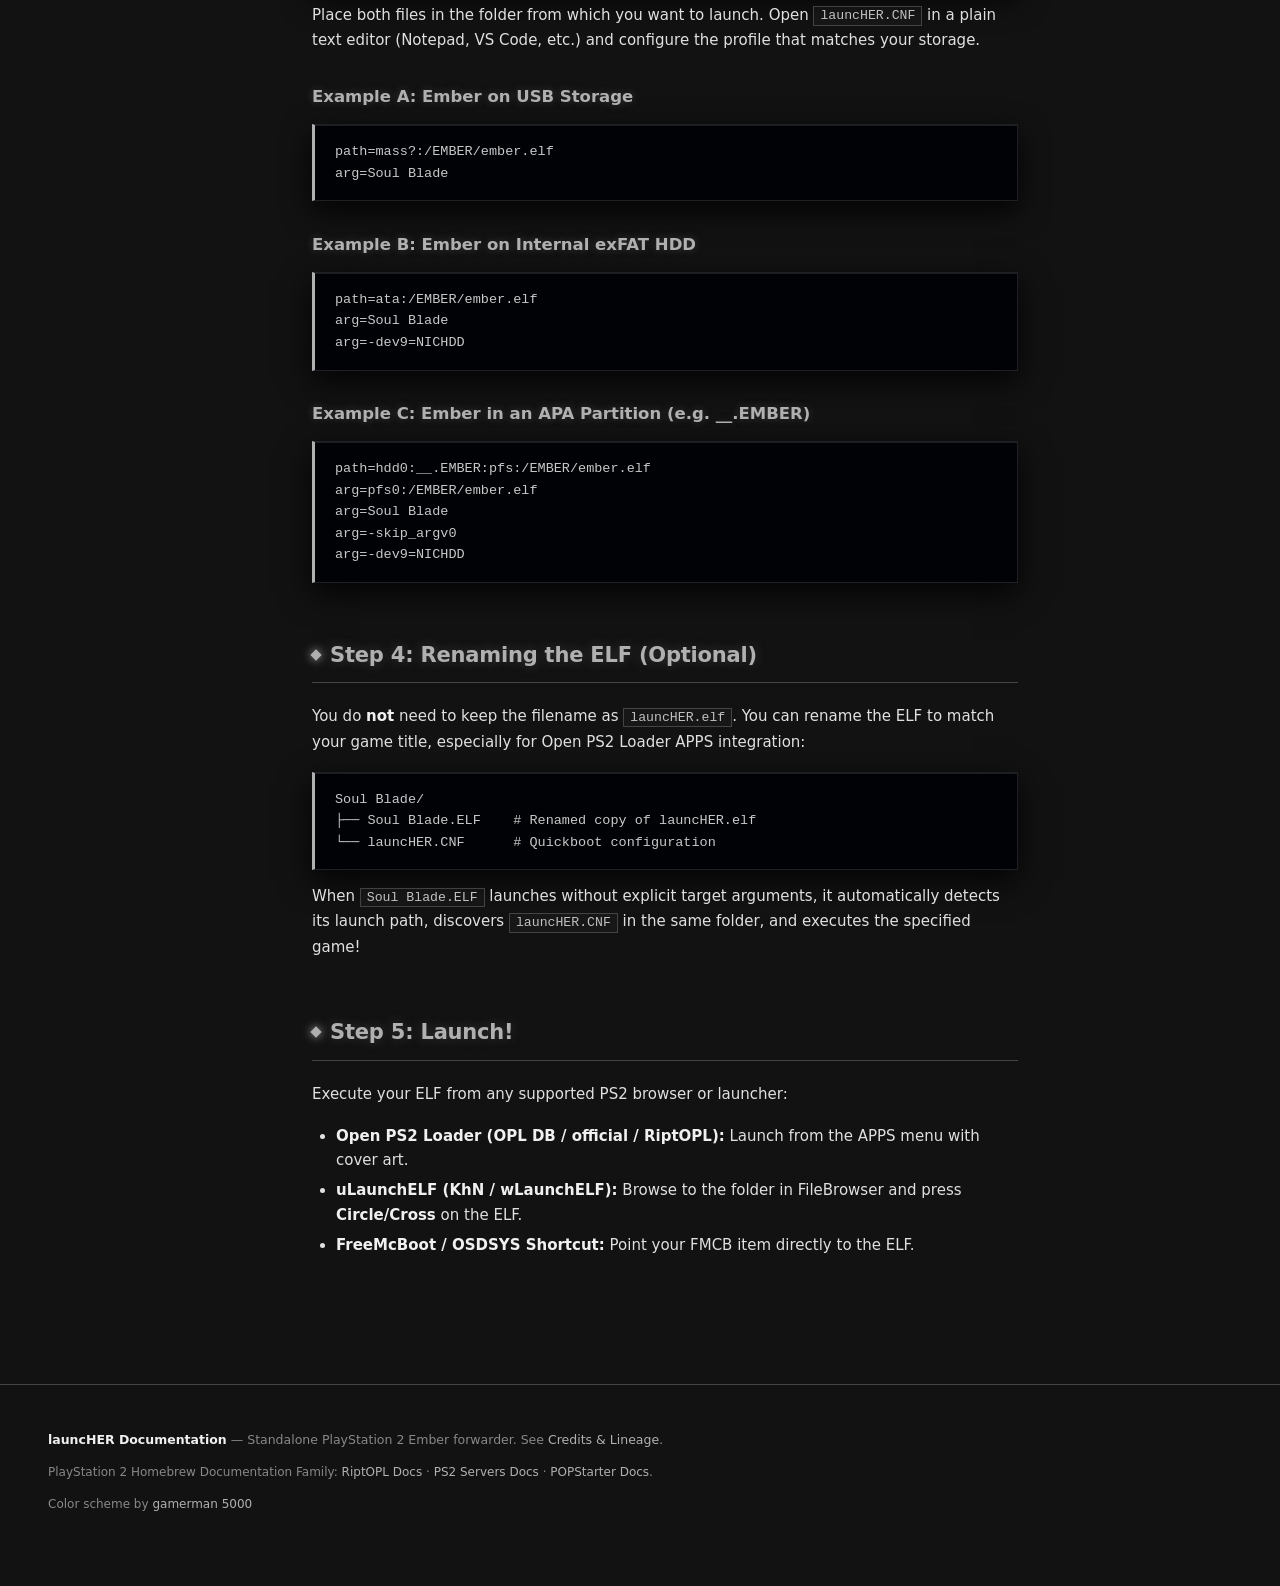
<file: docs/getting-started.html>
<!doctype html><html lang="en"><head>
<meta charset="utf-8"><meta name="viewport" content="width=device-width,initial-scale=1">
<title>Getting Started · launcHER Docs</title>
<meta name="description" content="Quickstart setup guide for launcHER: Ember directory layout, game argument formatting, quickboot configuration, and launching your first game.">
<link rel="icon" type="image/svg+xml" href="assets/favicon.svg">
<link rel="icon" type="image/png" href="assets/favicon.png">
<meta property="og:site_name" content="launcHER Docs">
<meta property="og:type" content="website">
<link rel="stylesheet" href="assets/style.css?v=20261114-neutral">
</head><body data-base="">
<header class="topbar">
  <button class="menu-btn" aria-label="Menu">☰</button>
  <a class="brand" href="index.html">
    <span class="psbtns"><i class="tri">&#9651;</i><i class="cir">&#9711;</i><i class="cro">&#10005;</i><i class="squ">&#9633;</i></span>
    launcHER <small>DOCS</small></a>
  <div class="topbar-actions">
    <a class="topbar-btn primary" href="releases.html" title="Downloads &amp; Releases"><span class="icon icon-releases"></span>Downloads</a>
    <a class="topbar-btn" href="https://github.com/NathanNeurotic/launcHER" target="_blank" rel="noopener" title="GitHub Repository"><span class="icon icon-github"></span>GitHub</a>
  </div>
  <div class="search">
    <span class="ico"></span>
    <input id="q" type="search" placeholder="Search devices, CNF syntax, HDD modes, OPL…  ( / )" autocomplete="off">
    <kbd>/</kbd>
    <div id="results"></div>
  </div>
</header>
<canvas id="ps2-orbs" class="ps2-orbs-canvas" aria-hidden="true"></canvas>
<div class="layout">
  <nav class="sidebar">
    <div class="sidebar-brand-sub">PLAYSTATION 2 // LAUNCHER</div>
    <a href="index.html"><span class="icon icon-home"></span>Home</a>

    <h4>Start</h4>
    <a href="getting-started.html" class="active"><span class="icon icon-start"></span>Getting Started</a>
    <a href="releases.html"><span class="icon icon-releases"></span>Downloads &amp; Releases</a>

    <h4>Storage &amp; Devices</h4>
    <a href="hdd-modes.html"><span class="icon icon-hdd"></span>"Which HDD Do I Have?"</a>
    <a href="storage-profiles.html"><span class="icon icon-usb"></span>Storage Profiles</a>
    <a href="apa-pfs.html"><span class="icon icon-server"></span>APA / PFS Deep Dive</a>

    <h4>Configuration &amp; Launching</h4>
    <a href="configuration.html"><span class="icon icon-settings"></span>launcHER.CNF Reference</a>
    <a href="opl-apps.html"><span class="icon icon-apps"></span>OPL APPS Integration</a>

    <h4>Reference</h4>
    <a href="troubleshooting.html"><span class="icon icon-troubleshoot"></span>Troubleshooting &amp; Errors</a>
    <a href="building.html"><span class="icon icon-terminal"></span>Building from Source</a>
    <a href="credits.html"><span class="icon icon-credits"></span>Credits &amp; Lineage</a>

    <h4 style="margin-top:24px;">Family Ecosystem</h4>
    <a href="https://nathanneurotic.github.io/Open-PS2-Loader/"><span class="icon icon-play"></span>RiptOPL Docs ↗</a>
    <a href="https://nathanneurotic.github.io/PS2-Servers/"><span class="icon icon-netboot"></span>PS2 Servers Docs ↗</a>
    <a href="https://nathanneurotic.github.io/POPSLoader/"><span class="icon icon-book"></span>POPStarter Docs ↗</a>
  </nav>
  <main class="content">

<h1>Getting <span class="g">Started</span></h1>
<p class="lead">
  launcHER is lightweight, portable, and requires only two files to operate: <code>launcHER.elf</code> and <code>launcHER.CNF</code>. Follow this guide to set up your directory layout and launch your first game.
</p>

<h2 id="step-1-ember-layout">Step 1: The Ember Folder Structure</h2>
<p>
  Wherever you decide to keep Ember, its internal directory structure remains constant. Do not change Ember's internal directory names:
</p>

<pre><code>EMBER/
├── ember.elf        <span class="c"># The Ember executable</span>
├── bios.bin         <span class="c"># PS1 BIOS image (e.g. SCPH-1001, SCPH-7001)</span>
└── games/
    └── &lt;GAME_FOLDER&gt;/
        ├── &lt;game&gt;.cue
        └── &lt;game&gt;.bin</code></pre>

<p>Examples across different storage types:</p>
<ul class="checklist">
  <li><b>USB Drive:</b> <code>mass0:/EMBER/ember.elf</code> and <code>mass0:/EMBER/games/Soul Blade/</code></li>
  <li><b>Internal exFAT HDD:</b> <code>ata:/EMBER/ember.elf</code> and <code>ata:/EMBER/games/Soul Blade/</code></li>
  <li><b>APA/PFS Partition:</b> <code>pfs0:/EMBER/ember.elf</code> (mounted from e.g. <code>hdd0:__.EMBER</code> or <code>hdd0:__common</code>)</li>
</ul>

<h2 id="step-2-game-argument">Step 2: The Game Argument Rule</h2>
<div class="callout warning">
  <div class="h">Critical: Pass the Bare Folder Name Only</div>
  Ember resolves games relative to its own <code>games/</code> subfolder.
  <br><br>
  If your game is at:
  <pre><code>EMBER/games/Soul Blade/</code></pre>
  Your <code>arg=</code> line in <code>launcHER.CNF</code> MUST be:
  <pre><code>arg=Soul Blade</code></pre>
  <b>DO NOT pass:</b>
  <ul style="margin: 6px 0 0; padding-left: 20px;">
    <li><code>games/Soul Blade</code> (Ember will look for <code>games/games/Soul Blade</code>)</li>
    <li><code>Soul Blade/Soul Blade.cue</code> (Ember expects a directory, not a cue filename)</li>
    <li><code>mass0:/EMBER/games/Soul Blade/</code> (Absolute paths will fail)</li>
  </ul>
</div>

<h2 id="step-3-setup-launcher">Step 3: Place launcHER and Configure CNF</h2>
<p>
  Download the latest <a href="releases.html"><b>launcHER.zip</b></a> from GitHub Releases. Extract the two files:
</p>
<pre><code>launcHER.elf
launcHER.CNF</code></pre>

<p>
  Place both files in the folder from which you want to launch. Open <code>launcHER.CNF</code> in a plain text editor (Notepad, VS Code, etc.) and configure the profile that matches your storage.
</p>

<h3>Example A: Ember on USB Storage</h3>
<pre><code>path=mass?:/EMBER/ember.elf
arg=Soul Blade</code></pre>

<h3>Example B: Ember on Internal exFAT HDD</h3>
<pre><code>path=ata:/EMBER/ember.elf
arg=Soul Blade
arg=-dev9=NICHDD</code></pre>

<h3>Example C: Ember in an APA Partition (e.g. __.EMBER)</h3>
<pre><code>path=hdd0:__.EMBER:pfs:/EMBER/ember.elf
arg=pfs0:/EMBER/ember.elf
arg=Soul Blade
arg=-skip_argv0
arg=-dev9=NICHDD</code></pre>

<h2 id="renaming-elf">Step 4: Renaming the ELF (Optional)</h2>
<p>
  You do <b>not</b> need to keep the filename as <code>launcHER.elf</code>. You can rename the ELF to match your game title, especially for Open PS2 Loader APPS integration:
</p>

<pre><code>Soul Blade/
├── Soul Blade.ELF    <span class="c"># Renamed copy of launcHER.elf</span>
└── launcHER.CNF      <span class="c"># Quickboot configuration</span></code></pre>

<p>
  When <code>Soul Blade.ELF</code> launches without explicit target arguments, it automatically detects its launch path, discovers <code>launcHER.CNF</code> in the same folder, and executes the specified game!
</p>

<h2 id="step-5-launch">Step 5: Launch!</h2>
<p>
  Execute your ELF from any supported PS2 browser or launcher:
</p>
<ul>
  <li><b>Open PS2 Loader (OPL DB / official / RiptOPL):</b> Launch from the APPS menu with cover art.</li>
  <li><b>uLaunchELF (KhN / wLaunchELF):</b> Browse to the folder in FileBrowser and press <b>Circle/Cross</b> on the ELF.</li>
  <li><b>FreeMcBoot / OSDSYS Shortcut:</b> Point your FMCB item directly to the ELF.</li>
</ul>

</main>
  <aside class="toc"><div class="toc-h">On this page</div><nav id="toc-nav"></nav></aside>
</div>
<footer>
  <p><b>launcHER Documentation</b> &mdash; Standalone PlayStation 2 Ember forwarder.
  See <a href="credits.html">Credits &amp; Lineage</a>.</p>
  <p class="prov-inline">PlayStation 2 Homebrew Documentation Family:
  <a href="https://nathanneurotic.github.io/Open-PS2-Loader/">RiptOPL Docs</a> &middot;
  <a href="https://nathanneurotic.github.io/PS2-Servers/">PS2 Servers Docs</a> &middot;
  <a href="https://nathanneurotic.github.io/POPSLoader/">POPStarter Docs</a>.</p>
</footer>
<script src="assets/app.js?v=20261114-neutral"></script>
</body></html>
</file>
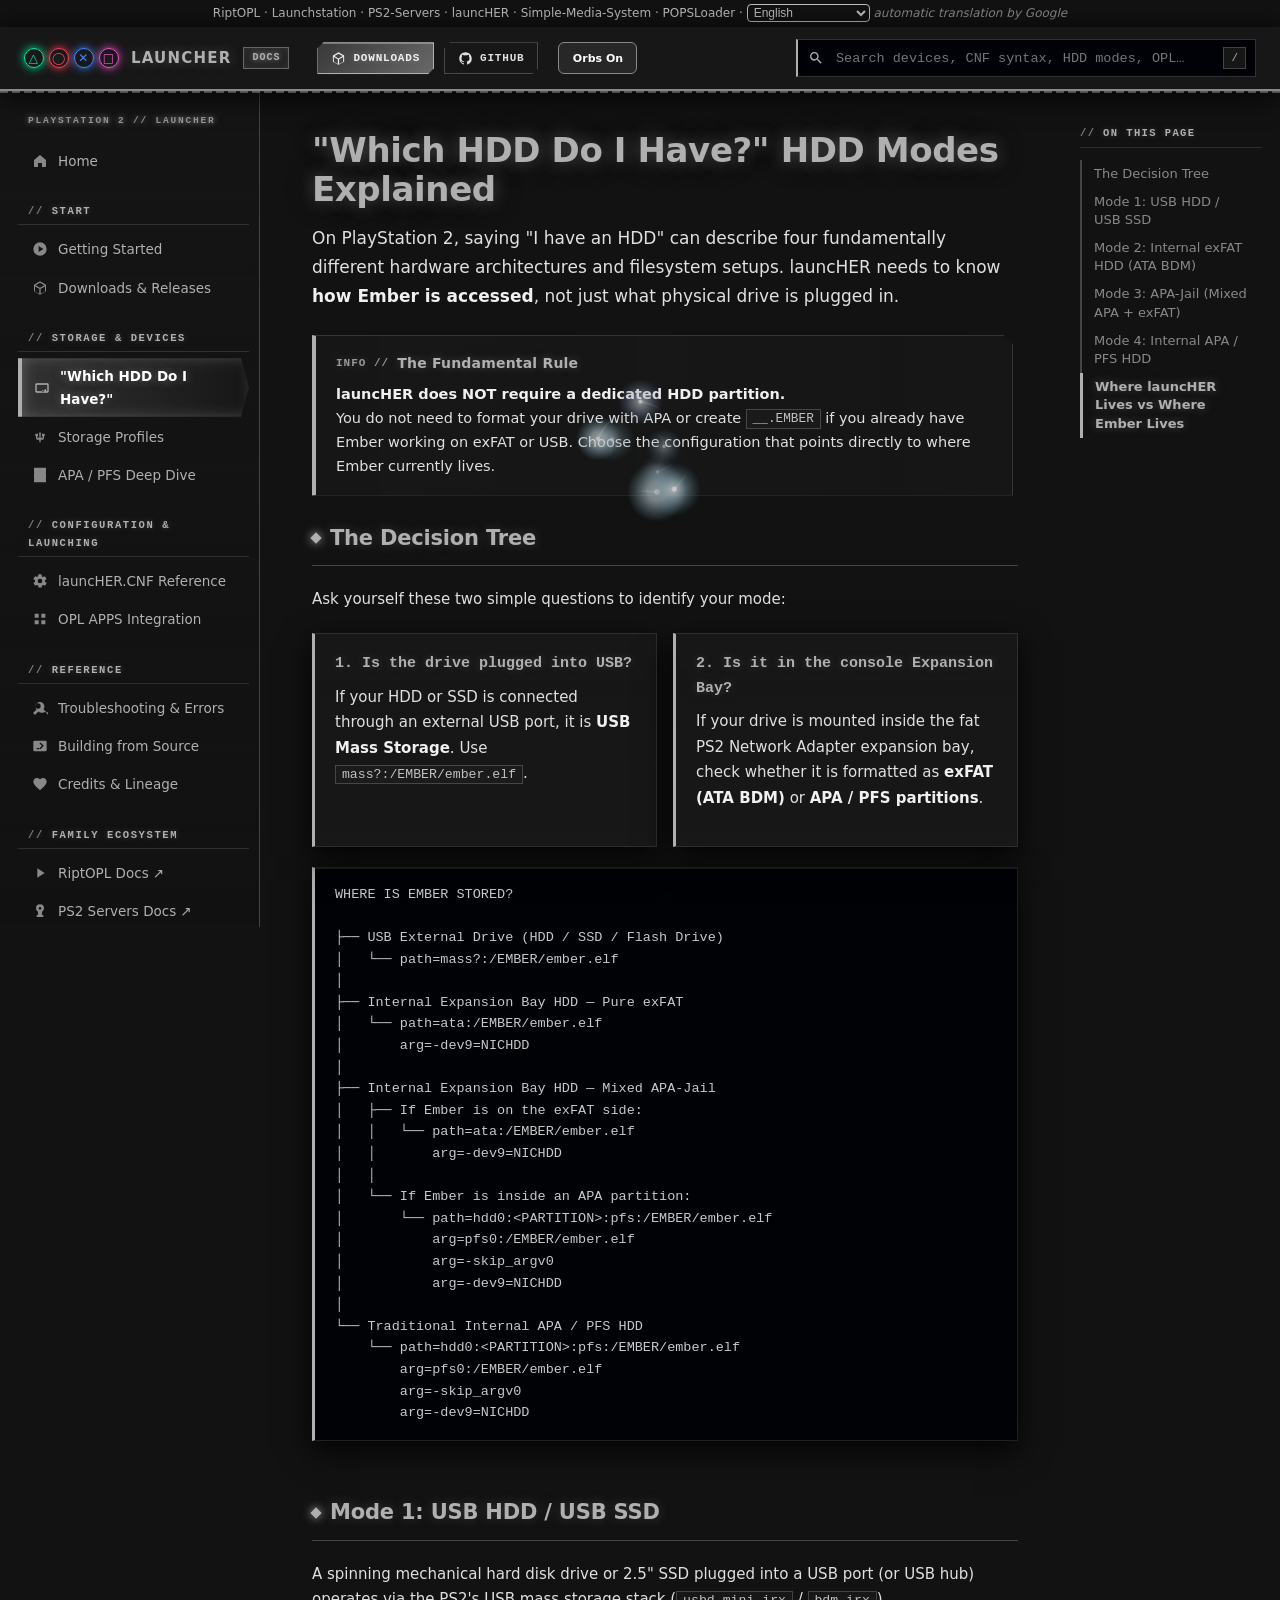
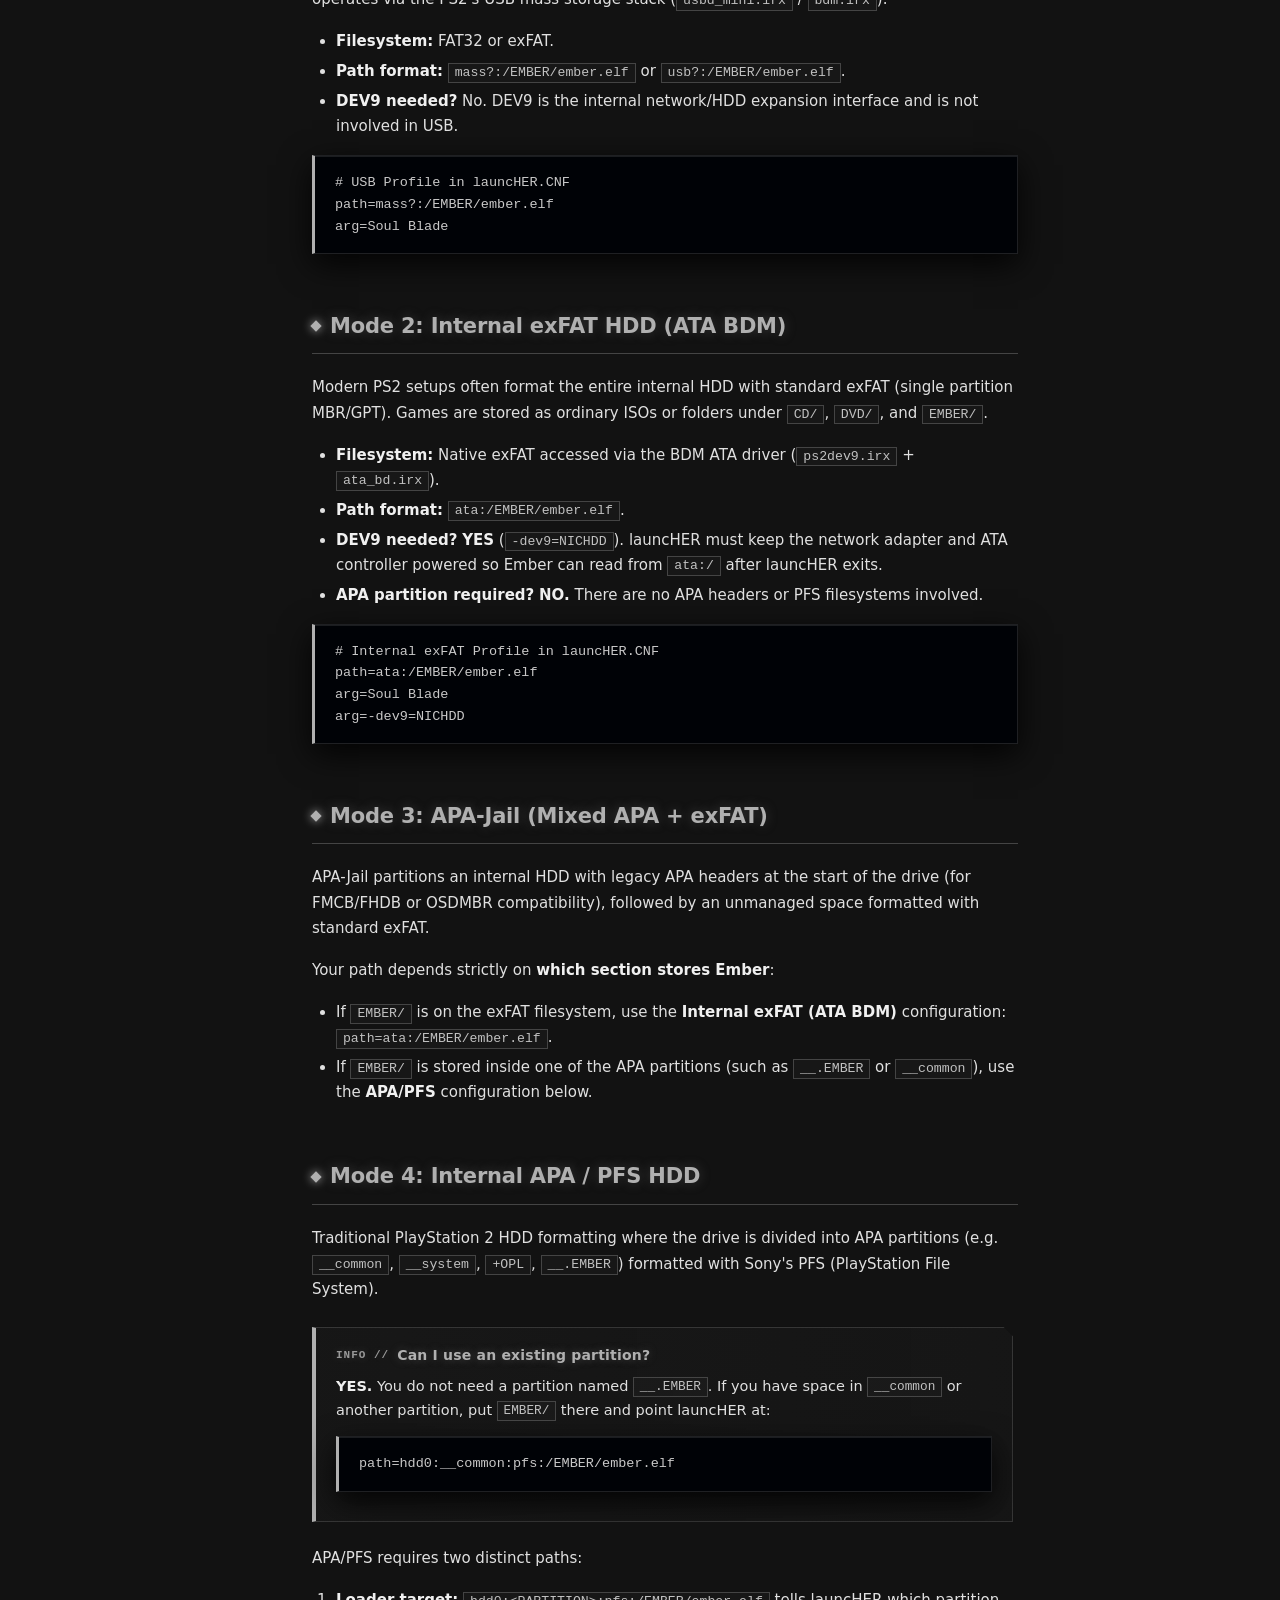
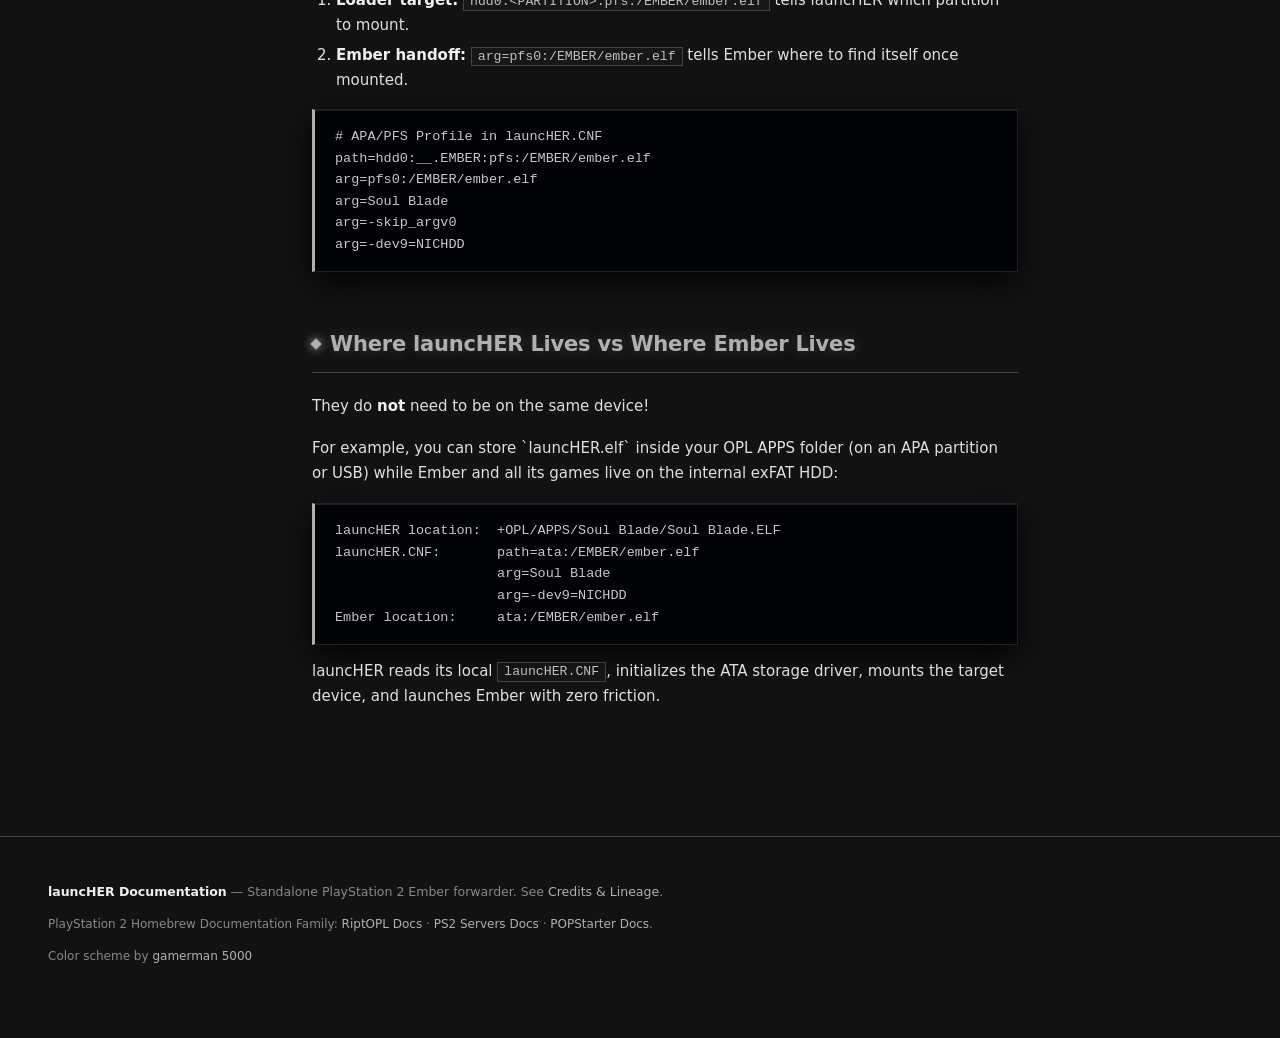
<file: docs/hdd-modes.html>
<!doctype html><html lang="en"><head>
<meta charset="utf-8"><meta name="viewport" content="width=device-width,initial-scale=1">
<title>"Which HDD Do I Have?" · launcHER Docs</title>
<meta name="description" content="Guide to understanding PS2 HDD configurations: USB HDD vs Internal exFAT (ATA BDM) vs APA/PFS Partitions vs APA-Jail. Find the exact path for your setup.">
<link rel="icon" type="image/svg+xml" href="assets/favicon.svg">
<link rel="icon" type="image/png" href="assets/favicon.png">
<meta property="og:site_name" content="launcHER Docs">
<meta property="og:type" content="website">
<link rel="stylesheet" href="assets/style.css?v=20261114-neutral">
</head><body data-base="">
<header class="topbar">
  <button class="menu-btn" aria-label="Menu">☰</button>
  <a class="brand" href="index.html">
    <span class="psbtns"><i class="tri">&#9651;</i><i class="cir">&#9711;</i><i class="cro">&#10005;</i><i class="squ">&#9633;</i></span>
    launcHER <small>DOCS</small></a>
  <div class="topbar-actions">
    <a class="topbar-btn primary" href="releases.html" title="Downloads &amp; Releases"><span class="icon icon-releases"></span>Downloads</a>
    <a class="topbar-btn" href="https://github.com/NathanNeurotic/launcHER" target="_blank" rel="noopener" title="GitHub Repository"><span class="icon icon-github"></span>GitHub</a>
  </div>
  <div class="search">
    <span class="ico"></span>
    <input id="q" type="search" placeholder="Search devices, CNF syntax, HDD modes, OPL…  ( / )" autocomplete="off">
    <kbd>/</kbd>
    <div id="results"></div>
  </div>
</header>
<canvas id="ps2-orbs" class="ps2-orbs-canvas" aria-hidden="true"></canvas>
<div class="layout">
  <nav class="sidebar">
    <div class="sidebar-brand-sub">PLAYSTATION 2 // LAUNCHER</div>
    <a href="index.html"><span class="icon icon-home"></span>Home</a>

    <h4>Start</h4>
    <a href="getting-started.html"><span class="icon icon-start"></span>Getting Started</a>
    <a href="releases.html"><span class="icon icon-releases"></span>Downloads &amp; Releases</a>

    <h4>Storage &amp; Devices</h4>
    <a href="hdd-modes.html" class="active"><span class="icon icon-hdd"></span>"Which HDD Do I Have?"</a>
    <a href="storage-profiles.html"><span class="icon icon-usb"></span>Storage Profiles</a>
    <a href="apa-pfs.html"><span class="icon icon-server"></span>APA / PFS Deep Dive</a>

    <h4>Configuration &amp; Launching</h4>
    <a href="configuration.html"><span class="icon icon-settings"></span>launcHER.CNF Reference</a>
    <a href="opl-apps.html"><span class="icon icon-apps"></span>OPL APPS Integration</a>

    <h4>Reference</h4>
    <a href="troubleshooting.html"><span class="icon icon-troubleshoot"></span>Troubleshooting &amp; Errors</a>
    <a href="building.html"><span class="icon icon-terminal"></span>Building from Source</a>
    <a href="credits.html"><span class="icon icon-credits"></span>Credits &amp; Lineage</a>

    <h4 style="margin-top:24px;">Family Ecosystem</h4>
    <a href="https://nathanneurotic.github.io/Open-PS2-Loader/"><span class="icon icon-play"></span>RiptOPL Docs ↗</a>
    <a href="https://nathanneurotic.github.io/PS2-Servers/"><span class="icon icon-netboot"></span>PS2 Servers Docs ↗</a>
    <a href="https://nathanneurotic.github.io/POPSLoader/"><span class="icon icon-book"></span>POPStarter Docs ↗</a>
  </nav>
  <main class="content">

<h1>"Which HDD Do I Have?" <span class="g">HDD Modes Explained</span></h1>
<p class="lead">
  On PlayStation 2, saying "I have an HDD" can describe four fundamentally different hardware architectures and filesystem setups. launcHER needs to know <b>how Ember is accessed</b>, not just what physical drive is plugged in.
</p>

<div class="callout info">
  <div class="h">The Fundamental Rule</div>
  <b>launcHER does NOT require a dedicated HDD partition.</b>
  <br>
  You do not need to format your drive with APA or create <code>__.EMBER</code> if you already have Ember working on exFAT or USB. Choose the configuration that points directly to where Ember currently lives.
</div>

<h2 id="decision-tree">The Decision Tree</h2>
<p>
  Ask yourself these two simple questions to identify your mode:
</p>

<div class="cards">
  <article class="card">
    <h3>1. Is the drive plugged into USB?</h3>
    <p>If your HDD or SSD is connected through an external USB port, it is <b>USB Mass Storage</b>. Use <code>mass?:/EMBER/ember.elf</code>.</p>
  </article>
  <article class="card">
    <h3>2. Is it in the console Expansion Bay?</h3>
    <p>If your drive is mounted inside the fat PS2 Network Adapter expansion bay, check whether it is formatted as <b>exFAT (ATA BDM)</b> or <b>APA / PFS partitions</b>.</p>
  </article>
</div>

<pre><code>WHERE IS EMBER STORED?

├── USB External Drive (HDD / SSD / Flash Drive)
│   └── path=mass?:/EMBER/ember.elf
│
├── Internal Expansion Bay HDD — Pure exFAT
│   └── path=ata:/EMBER/ember.elf
│       arg=-dev9=NICHDD
│
├── Internal Expansion Bay HDD — Mixed APA-Jail
│   ├── If Ember is on the exFAT side:
│   │   └── path=ata:/EMBER/ember.elf
│   │       arg=-dev9=NICHDD
│   │
│   └── If Ember is inside an APA partition:
│       └── path=hdd0:&lt;PARTITION&gt;:pfs:/EMBER/ember.elf
│           arg=pfs0:/EMBER/ember.elf
│           arg=-skip_argv0
│           arg=-dev9=NICHDD
│
└── Traditional Internal APA / PFS HDD
    └── path=hdd0:&lt;PARTITION&gt;:pfs:/EMBER/ember.elf
        arg=pfs0:/EMBER/ember.elf
        arg=-skip_argv0
        arg=-dev9=NICHDD</code></pre>

<h2 id="mode-usb">Mode 1: USB HDD / USB SSD</h2>
<p>
  A spinning mechanical hard disk drive or 2.5" SSD plugged into a USB port (or USB hub) operates via the PS2's USB mass storage stack (<code>usbd_mini.irx</code> / <code>bdm.irx</code>).
</p>
<ul class="checklist">
  <li><b>Filesystem:</b> FAT32 or exFAT.</li>
  <li><b>Path format:</b> <code>mass?:/EMBER/ember.elf</code> or <code>usb?:/EMBER/ember.elf</code>.</li>
  <li><b>DEV9 needed?</b> No. DEV9 is the internal network/HDD expansion interface and is not involved in USB.</li>
</ul>

<pre><code># USB Profile in launcHER.CNF
path=mass?:/EMBER/ember.elf
arg=Soul Blade</code></pre>

<h2 id="mode-ata-exfat">Mode 2: Internal exFAT HDD (ATA BDM)</h2>
<p>
  Modern PS2 setups often format the entire internal HDD with standard exFAT (single partition MBR/GPT). Games are stored as ordinary ISOs or folders under <code>CD/</code>, <code>DVD/</code>, and <code>EMBER/</code>.
</p>
<ul class="checklist">
  <li><b>Filesystem:</b> Native exFAT accessed via the BDM ATA driver (<code>ps2dev9.irx</code> + <code>ata_bd.irx</code>).</li>
  <li><b>Path format:</b> <code>ata:/EMBER/ember.elf</code>.</li>
  <li><b>DEV9 needed?</b> <b>YES</b> (<code>-dev9=NICHDD</code>). launcHER must keep the network adapter and ATA controller powered so Ember can read from <code>ata:/</code> after launcHER exits.</li>
  <li><b>APA partition required?</b> <b>NO.</b> There are no APA headers or PFS filesystems involved.</li>
</ul>

<pre><code># Internal exFAT Profile in launcHER.CNF
path=ata:/EMBER/ember.elf
arg=Soul Blade
arg=-dev9=NICHDD</code></pre>

<h2 id="mode-apa-jail">Mode 3: APA-Jail (Mixed APA + exFAT)</h2>
<p>
  APA-Jail partitions an internal HDD with legacy APA headers at the start of the drive (for FMCB/FHDB or OSDMBR compatibility), followed by an unmanaged space formatted with standard exFAT.
</p>
<p>
  Your path depends strictly on <b>which section stores Ember</b>:
</p>
<ul>
  <li>If <code>EMBER/</code> is on the exFAT filesystem, use the <b>Internal exFAT (ATA BDM)</b> configuration: <code>path=ata:/EMBER/ember.elf</code>.</li>
  <li>If <code>EMBER/</code> is stored inside one of the APA partitions (such as <code>__.EMBER</code> or <code>__common</code>), use the <b>APA/PFS</b> configuration below.</li>
</ul>

<h2 id="mode-apa-pfs">Mode 4: Internal APA / PFS HDD</h2>
<p>
  Traditional PlayStation 2 HDD formatting where the drive is divided into APA partitions (e.g. <code>__common</code>, <code>__system</code>, <code>+OPL</code>, <code>__.EMBER</code>) formatted with Sony's PFS (PlayStation File System).
</p>
<div class="callout info">
  <div class="h">Can I use an existing partition?</div>
  <b>YES.</b> You do not need a partition named <code>__.EMBER</code>. If you have space in <code>__common</code> or another partition, put <code>EMBER/</code> there and point launcHER at:
  <pre><code>path=hdd0:__common:pfs:/EMBER/ember.elf</code></pre>
</div>

<p>
  APA/PFS requires two distinct paths:
</p>
<ol>
  <li><b>Loader target:</b> <code>hdd0:&lt;PARTITION&gt;:pfs:/EMBER/ember.elf</code> tells launcHER which partition to mount.</li>
  <li><b>Ember handoff:</b> <code>arg=pfs0:/EMBER/ember.elf</code> tells Ember where to find itself once mounted.</li>
</ol>

<pre><code># APA/PFS Profile in launcHER.CNF
path=hdd0:__.EMBER:pfs:/EMBER/ember.elf
arg=pfs0:/EMBER/ember.elf
arg=Soul Blade
arg=-skip_argv0
arg=-dev9=NICHDD</code></pre>

<h2 id="separation-of-concerns">Where launcHER Lives vs Where Ember Lives</h2>
<p>
  They do <b>not</b> need to be on the same device!
</p>
<p>
  For example, you can store `launcHER.elf` inside your OPL APPS folder (on an APA partition or USB) while Ember and all its games live on the internal exFAT HDD:
</p>

<pre><code>launcHER location:  +OPL/APPS/Soul Blade/Soul Blade.ELF
launcHER.CNF:       path=ata:/EMBER/ember.elf
                    arg=Soul Blade
                    arg=-dev9=NICHDD
Ember location:     ata:/EMBER/ember.elf</code></pre>

<p>
  launcHER reads its local <code>launcHER.CNF</code>, initializes the ATA storage driver, mounts the target device, and launches Ember with zero friction.
</p>

</main>
  <aside class="toc"><div class="toc-h">On this page</div><nav id="toc-nav"></nav></aside>
</div>
<footer>
  <p><b>launcHER Documentation</b> &mdash; Standalone PlayStation 2 Ember forwarder.
  See <a href="credits.html">Credits &amp; Lineage</a>.</p>
  <p class="prov-inline">PlayStation 2 Homebrew Documentation Family:
  <a href="https://nathanneurotic.github.io/Open-PS2-Loader/">RiptOPL Docs</a> &middot;
  <a href="https://nathanneurotic.github.io/PS2-Servers/">PS2 Servers Docs</a> &middot;
  <a href="https://nathanneurotic.github.io/POPSLoader/">POPStarter Docs</a>.</p>
</footer>
<script src="assets/app.js?v=20261114-neutral"></script>
</body></html>
</file>
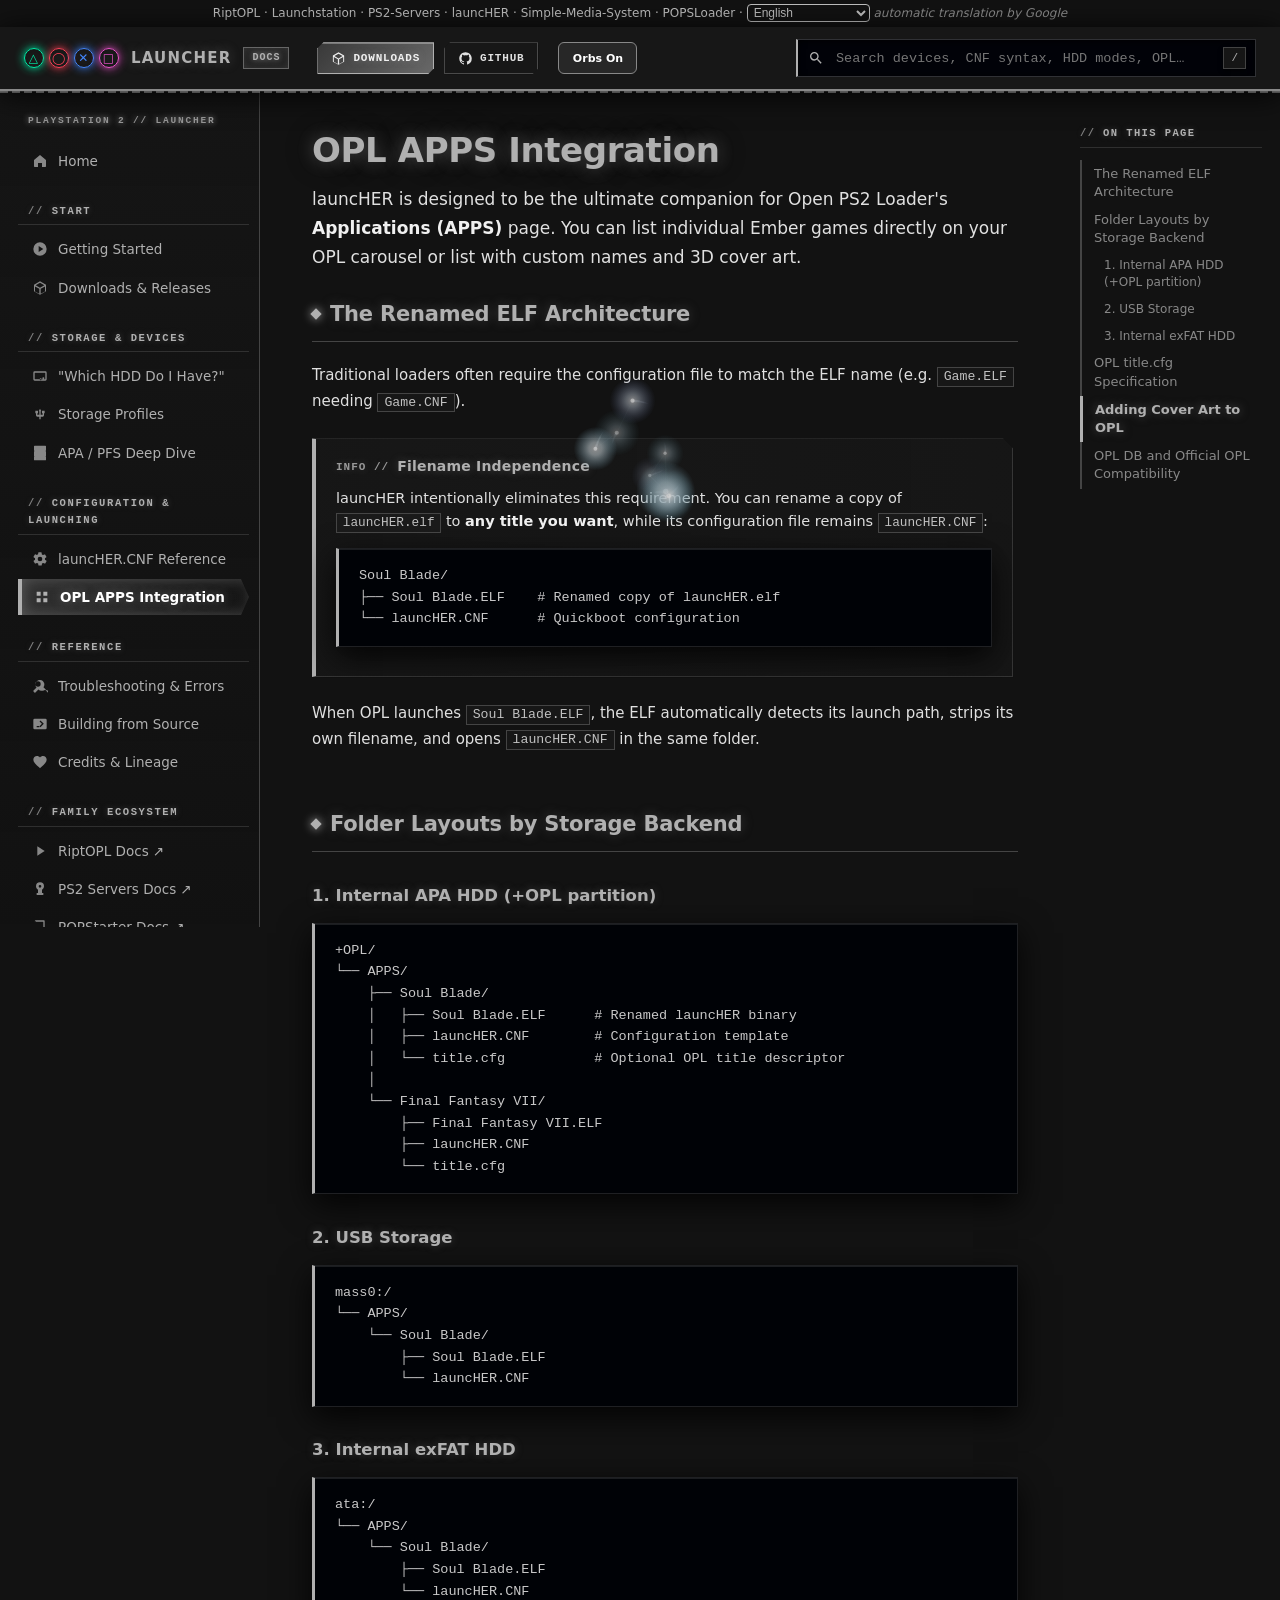
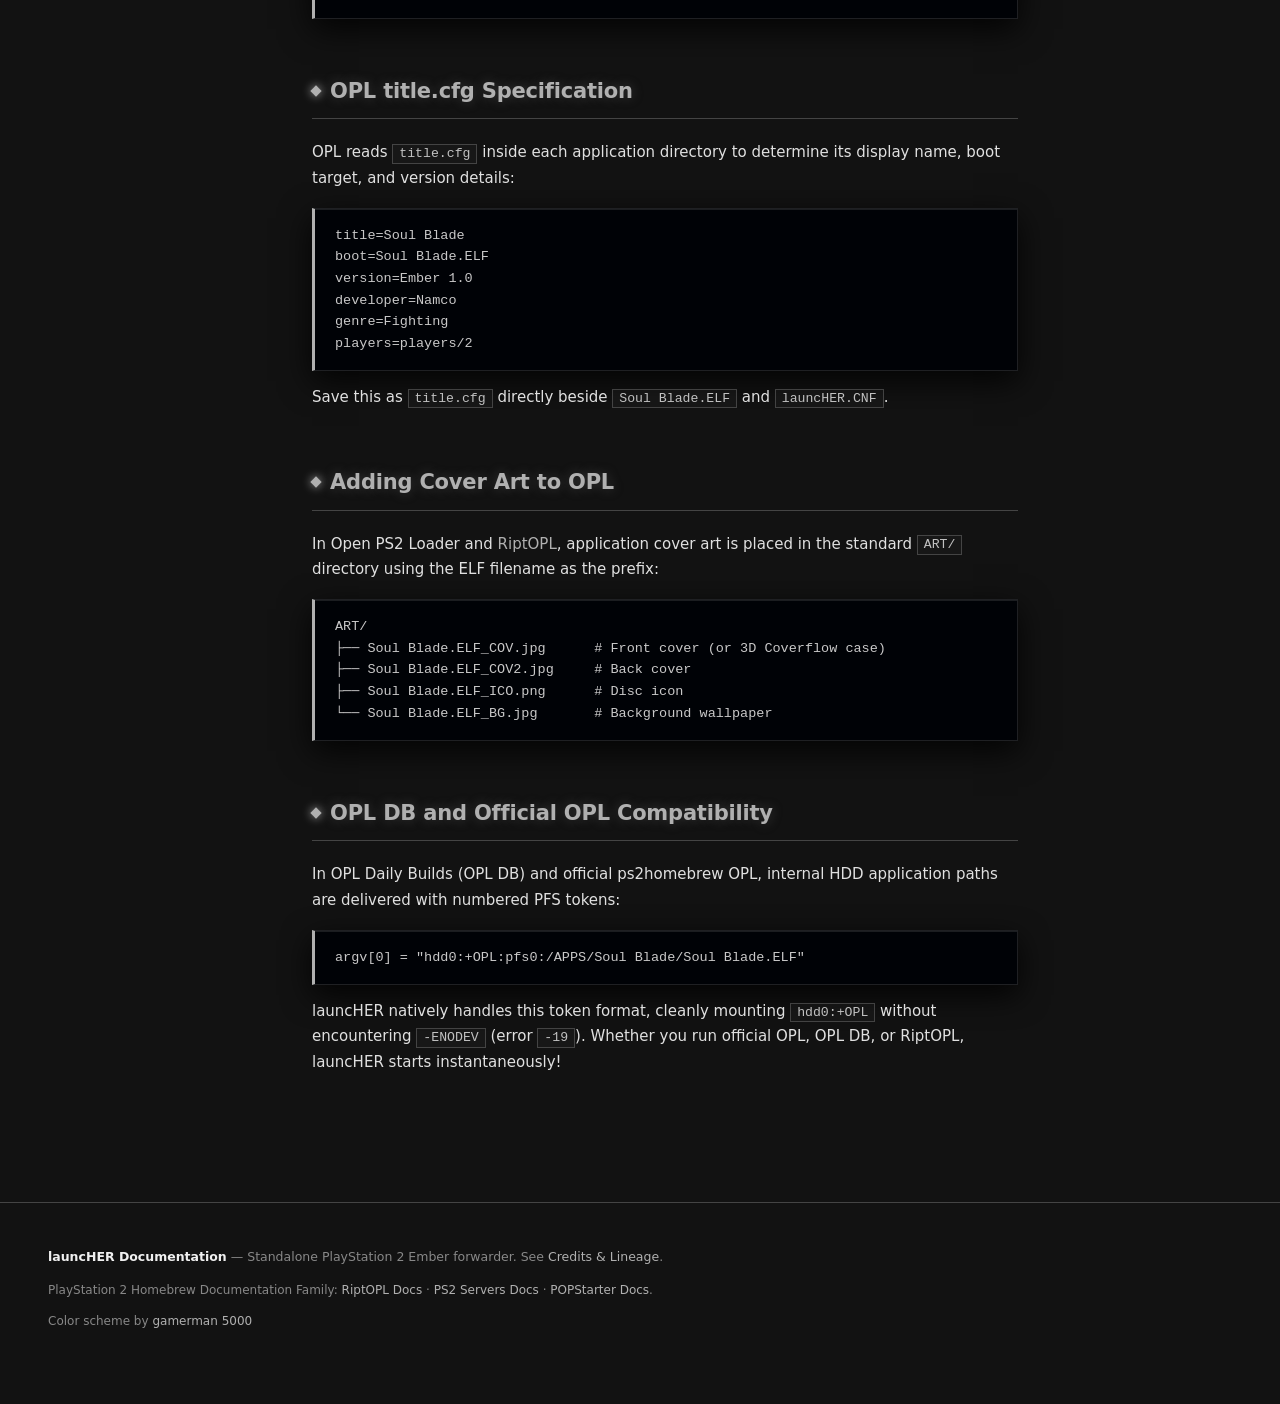
<file: docs/opl-apps.html>
<!doctype html><html lang="en"><head>
<meta charset="utf-8"><meta name="viewport" content="width=device-width,initial-scale=1">
<title>OPL APPS Integration · launcHER Docs</title>
<meta name="description" content="Integrate launcHER into Open PS2 Loader's APPS menu: renaming ELFs, folder structure, title.cfg, cover art, and seamless launch handoff.">
<link rel="icon" type="image/svg+xml" href="assets/favicon.svg">
<link rel="icon" type="image/png" href="assets/favicon.png">
<meta property="og:site_name" content="launcHER Docs">
<meta property="og:type" content="website">
<link rel="stylesheet" href="assets/style.css?v=20261114-neutral">
</head><body data-base="">
<header class="topbar">
  <button class="menu-btn" aria-label="Menu">☰</button>
  <a class="brand" href="index.html">
    <span class="psbtns"><i class="tri">&#9651;</i><i class="cir">&#9711;</i><i class="cro">&#10005;</i><i class="squ">&#9633;</i></span>
    launcHER <small>DOCS</small></a>
  <div class="topbar-actions">
    <a class="topbar-btn primary" href="releases.html" title="Downloads &amp; Releases"><span class="icon icon-releases"></span>Downloads</a>
    <a class="topbar-btn" href="https://github.com/NathanNeurotic/launcHER" target="_blank" rel="noopener" title="GitHub Repository"><span class="icon icon-github"></span>GitHub</a>
  </div>
  <div class="search">
    <span class="ico"></span>
    <input id="q" type="search" placeholder="Search devices, CNF syntax, HDD modes, OPL…  ( / )" autocomplete="off">
    <kbd>/</kbd>
    <div id="results"></div>
  </div>
</header>
<canvas id="ps2-orbs" class="ps2-orbs-canvas" aria-hidden="true"></canvas>
<div class="layout">
  <nav class="sidebar">
    <div class="sidebar-brand-sub">PLAYSTATION 2 // LAUNCHER</div>
    <a href="index.html"><span class="icon icon-home"></span>Home</a>

    <h4>Start</h4>
    <a href="getting-started.html"><span class="icon icon-start"></span>Getting Started</a>
    <a href="releases.html"><span class="icon icon-releases"></span>Downloads &amp; Releases</a>

    <h4>Storage &amp; Devices</h4>
    <a href="hdd-modes.html"><span class="icon icon-hdd"></span>"Which HDD Do I Have?"</a>
    <a href="storage-profiles.html"><span class="icon icon-usb"></span>Storage Profiles</a>
    <a href="apa-pfs.html"><span class="icon icon-server"></span>APA / PFS Deep Dive</a>

    <h4>Configuration &amp; Launching</h4>
    <a href="configuration.html"><span class="icon icon-settings"></span>launcHER.CNF Reference</a>
    <a href="opl-apps.html" class="active"><span class="icon icon-apps"></span>OPL APPS Integration</a>

    <h4>Reference</h4>
    <a href="troubleshooting.html"><span class="icon icon-troubleshoot"></span>Troubleshooting &amp; Errors</a>
    <a href="building.html"><span class="icon icon-terminal"></span>Building from Source</a>
    <a href="credits.html"><span class="icon icon-credits"></span>Credits &amp; Lineage</a>

    <h4 style="margin-top:24px;">Family Ecosystem</h4>
    <a href="https://nathanneurotic.github.io/Open-PS2-Loader/"><span class="icon icon-play"></span>RiptOPL Docs ↗</a>
    <a href="https://nathanneurotic.github.io/PS2-Servers/"><span class="icon icon-netboot"></span>PS2 Servers Docs ↗</a>
    <a href="https://nathanneurotic.github.io/POPSLoader/"><span class="icon icon-book"></span>POPStarter Docs ↗</a>
  </nav>
  <main class="content">

<h1>OPL APPS <span class="g">Integration</span></h1>
<p class="lead">
  launcHER is designed to be the ultimate companion for Open PS2 Loader's <b>Applications (APPS)</b> page. You can list individual Ember games directly on your OPL carousel or list with custom names and 3D cover art.
</p>

<h2 id="concept">The Renamed ELF Architecture</h2>
<p>
  Traditional loaders often require the configuration file to match the ELF name (e.g. <code>Game.ELF</code> needing <code>Game.CNF</code>).
</p>
<div class="callout info">
  <div class="h">Filename Independence</div>
  launcHER intentionally eliminates this requirement. You can rename a copy of <code>launcHER.elf</code> to <b>any title you want</b>, while its configuration file remains <code>launcHER.CNF</code>:
  <pre><code>Soul Blade/
├── Soul Blade.ELF    <span class="c"># Renamed copy of launcHER.elf</span>
└── launcHER.CNF      <span class="c"># Quickboot configuration</span></code></pre>
</div>

<p>
  When OPL launches <code>Soul Blade.ELF</code>, the ELF automatically detects its launch path, strips its own filename, and opens <code>launcHER.CNF</code> in the same folder.
</p>

<h2 id="folder-layouts">Folder Layouts by Storage Backend</h2>

<h3>1. Internal APA HDD (+OPL partition)</h3>
<pre><code>+OPL/
└── APPS/
    ├── Soul Blade/
    │   ├── Soul Blade.ELF      <span class="c"># Renamed launcHER binary</span>
    │   ├── launcHER.CNF        <span class="c"># Configuration template</span>
    │   └── title.cfg           <span class="c"># Optional OPL title descriptor</span>
    │
    └── Final Fantasy VII/
        ├── Final Fantasy VII.ELF
        ├── launcHER.CNF
        └── title.cfg</code></pre>

<h3>2. USB Storage</h3>
<pre><code>mass0:/
└── APPS/
    └── Soul Blade/
        ├── Soul Blade.ELF
        └── launcHER.CNF</code></pre>

<h3>3. Internal exFAT HDD</h3>
<pre><code>ata:/
└── APPS/
    └── Soul Blade/
        ├── Soul Blade.ELF
        └── launcHER.CNF</code></pre>

<h2 id="title-cfg">OPL title.cfg Specification</h2>
<p>
  OPL reads <code>title.cfg</code> inside each application directory to determine its display name, boot target, and version details:
</p>
<pre><code>title=Soul Blade
boot=Soul Blade.ELF
version=Ember 1.0
developer=Namco
genre=Fighting
players=players/2</code></pre>

<p>
  Save this as <code>title.cfg</code> directly beside <code>Soul Blade.ELF</code> and <code>launcHER.CNF</code>.
</p>

<h2 id="cover-art">Adding Cover Art to OPL</h2>
<p>
  In Open PS2 Loader and <a href="https://nathanneurotic.github.io/Open-PS2-Loader/">RiptOPL</a>, application cover art is placed in the standard <code>ART/</code> directory using the ELF filename as the prefix:
</p>

<pre><code>ART/
├── Soul Blade.ELF_COV.jpg      <span class="c"># Front cover (or 3D Coverflow case)</span>
├── Soul Blade.ELF_COV2.jpg     <span class="c"># Back cover</span>
├── Soul Blade.ELF_ICO.png      <span class="c"># Disc icon</span>
└── Soul Blade.ELF_BG.jpg       <span class="c"># Background wallpaper</span></code></pre>

<h2 id="opl-db-compatibility">OPL DB and Official OPL Compatibility</h2>
<p>
  In OPL Daily Builds (OPL DB) and official ps2homebrew OPL, internal HDD application paths are delivered with numbered PFS tokens:
</p>
<pre><code>argv[0] = "hdd0:+OPL:pfs0:/APPS/Soul Blade/Soul Blade.ELF"</code></pre>

<p>
  launcHER natively handles this token format, cleanly mounting <code>hdd0:+OPL</code> without encountering <code>-ENODEV</code> (error <code>-19</code>). Whether you run official OPL, OPL DB, or RiptOPL, launcHER starts instantaneously!
</p>

</main>
  <aside class="toc"><div class="toc-h">On this page</div><nav id="toc-nav"></nav></aside>
</div>
<footer>
  <p><b>launcHER Documentation</b> &mdash; Standalone PlayStation 2 Ember forwarder.
  See <a href="credits.html">Credits &amp; Lineage</a>.</p>
  <p class="prov-inline">PlayStation 2 Homebrew Documentation Family:
  <a href="https://nathanneurotic.github.io/Open-PS2-Loader/">RiptOPL Docs</a> &middot;
  <a href="https://nathanneurotic.github.io/PS2-Servers/">PS2 Servers Docs</a> &middot;
  <a href="https://nathanneurotic.github.io/POPSLoader/">POPStarter Docs</a>.</p>
</footer>
<script src="assets/app.js?v=20261114-neutral"></script>
</body></html>
</file>
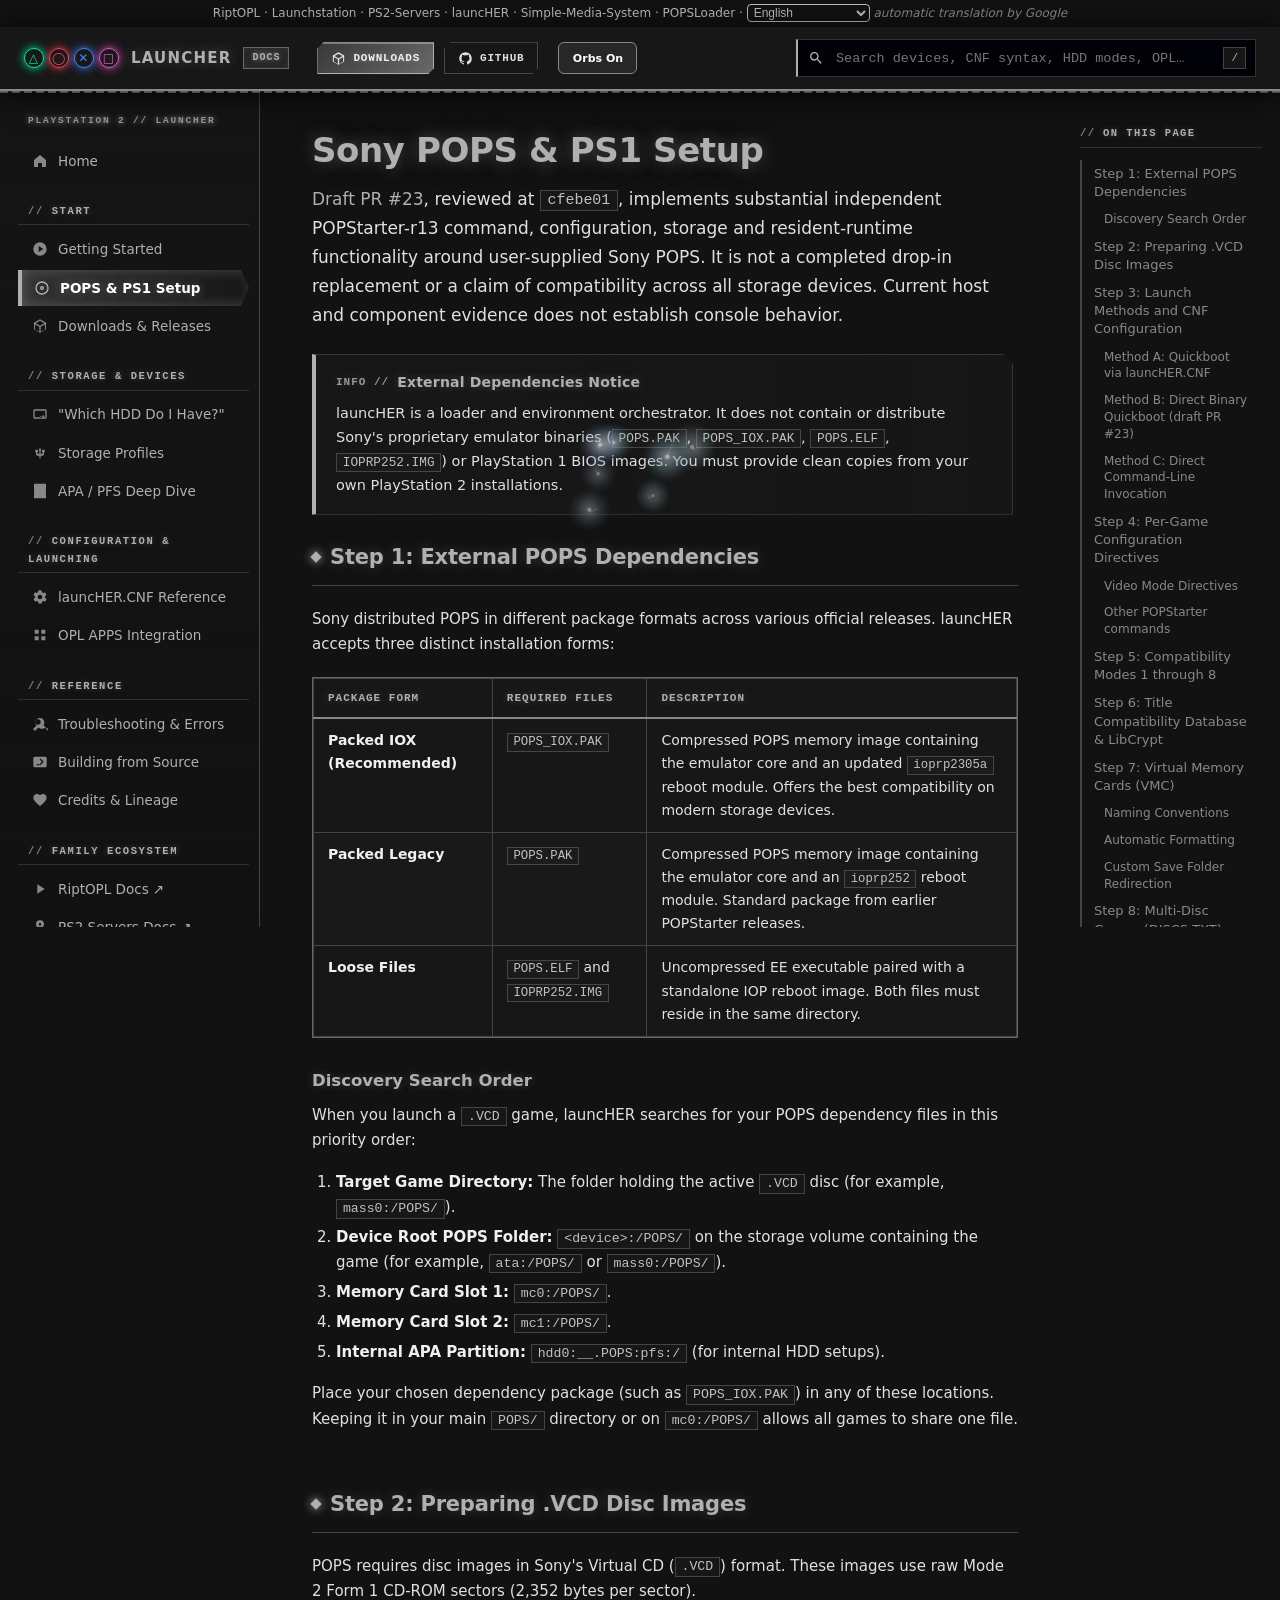
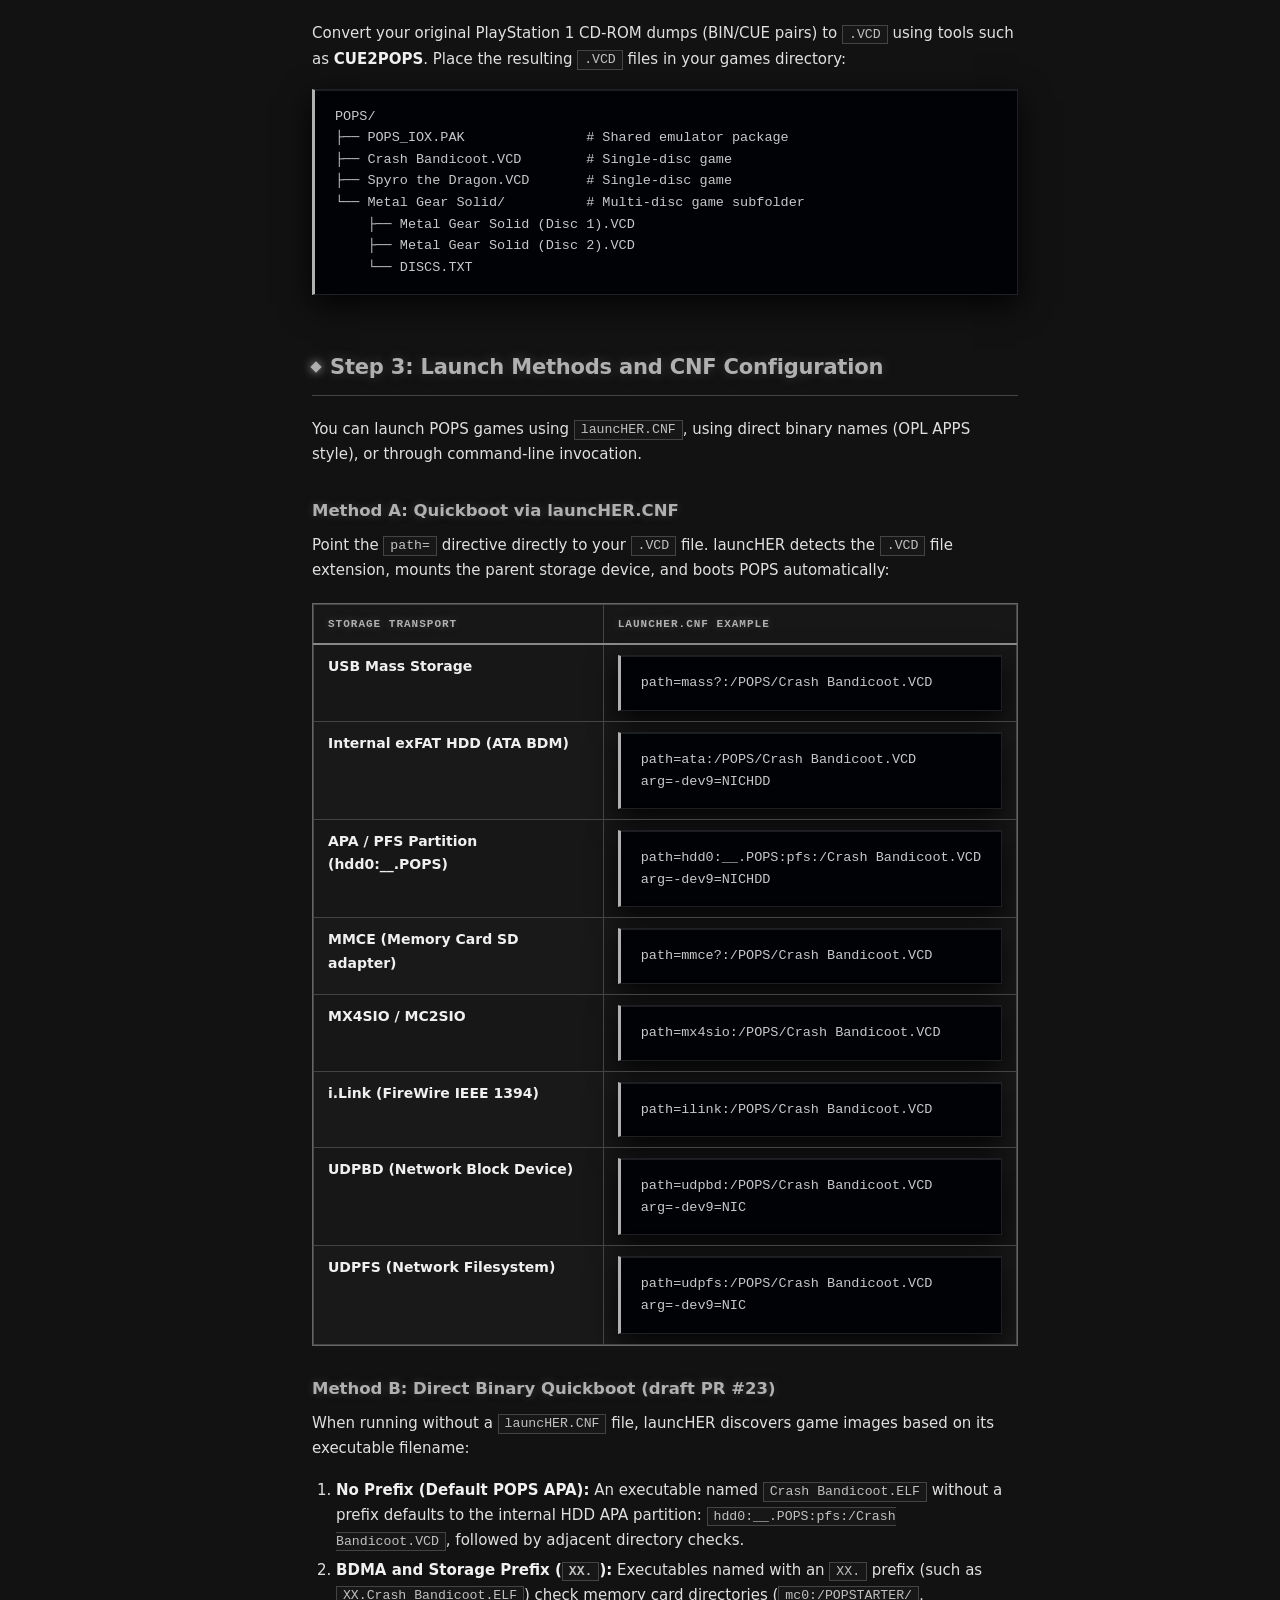
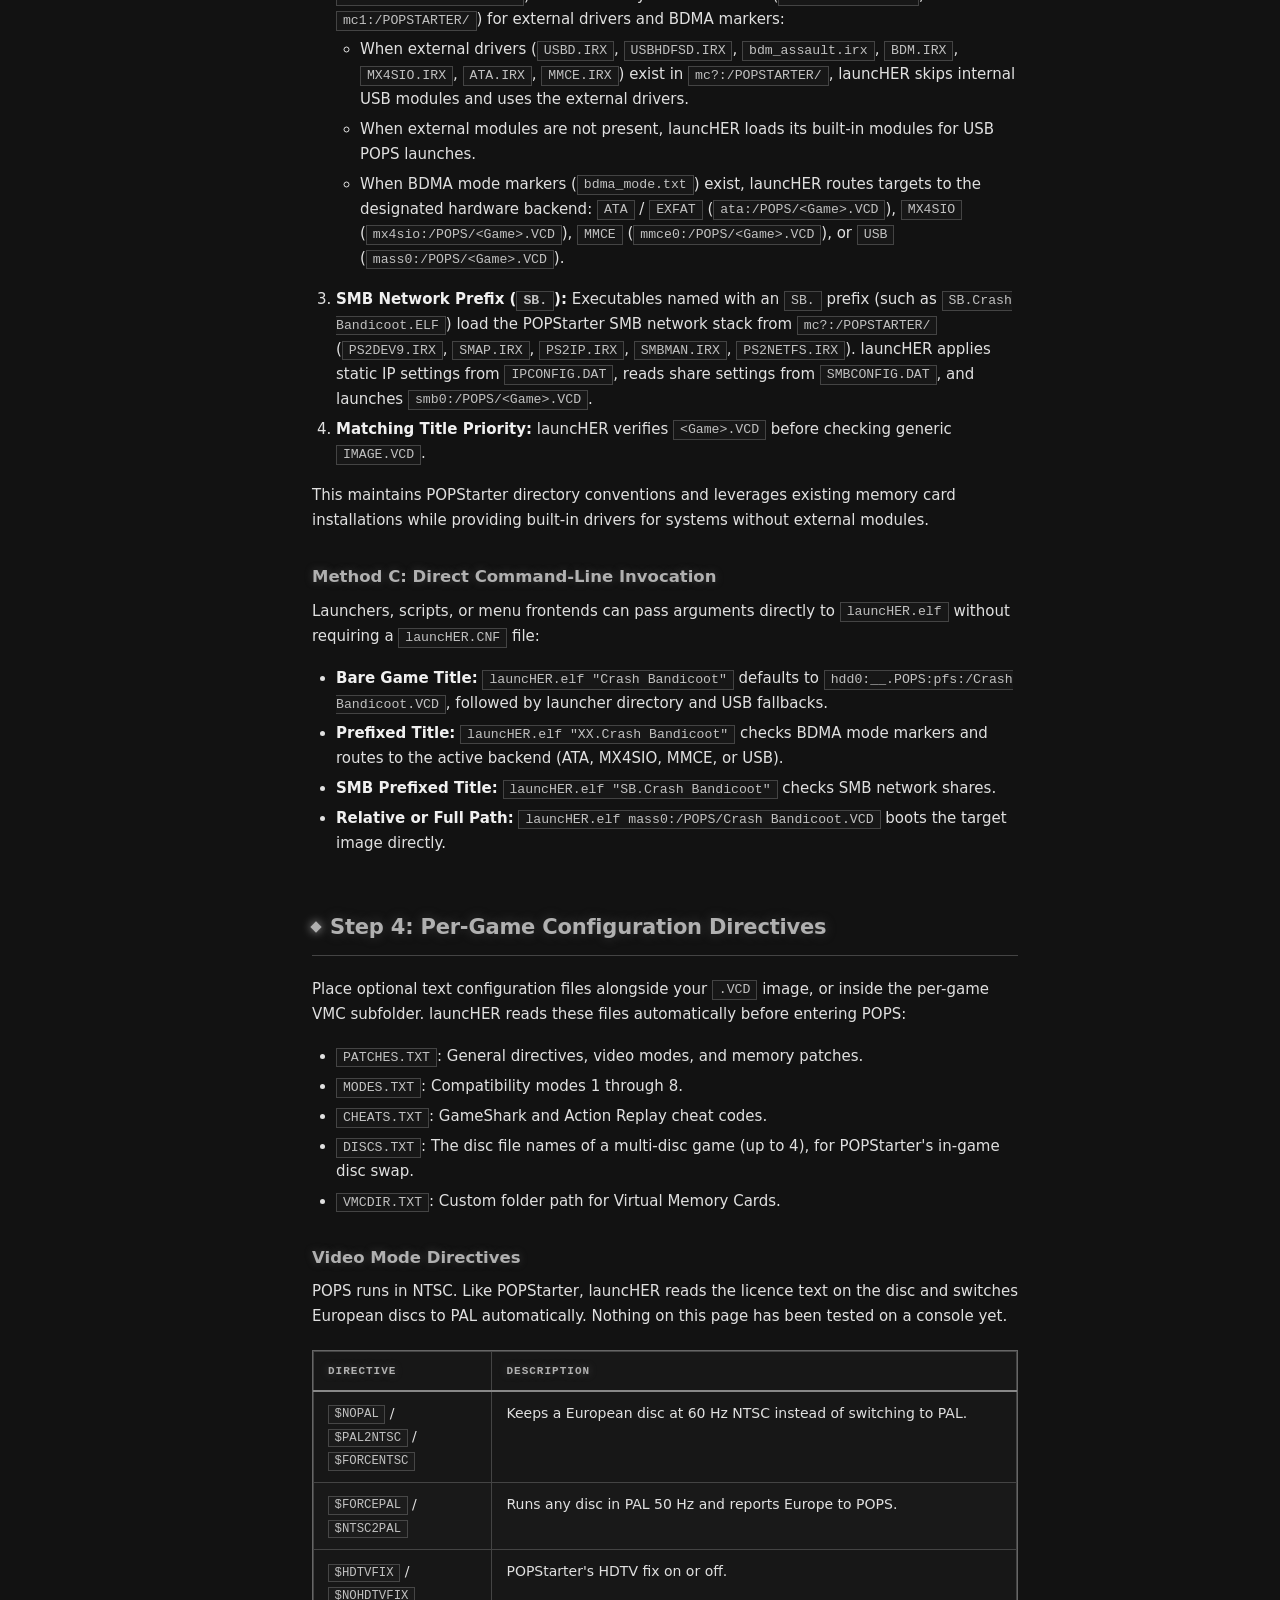
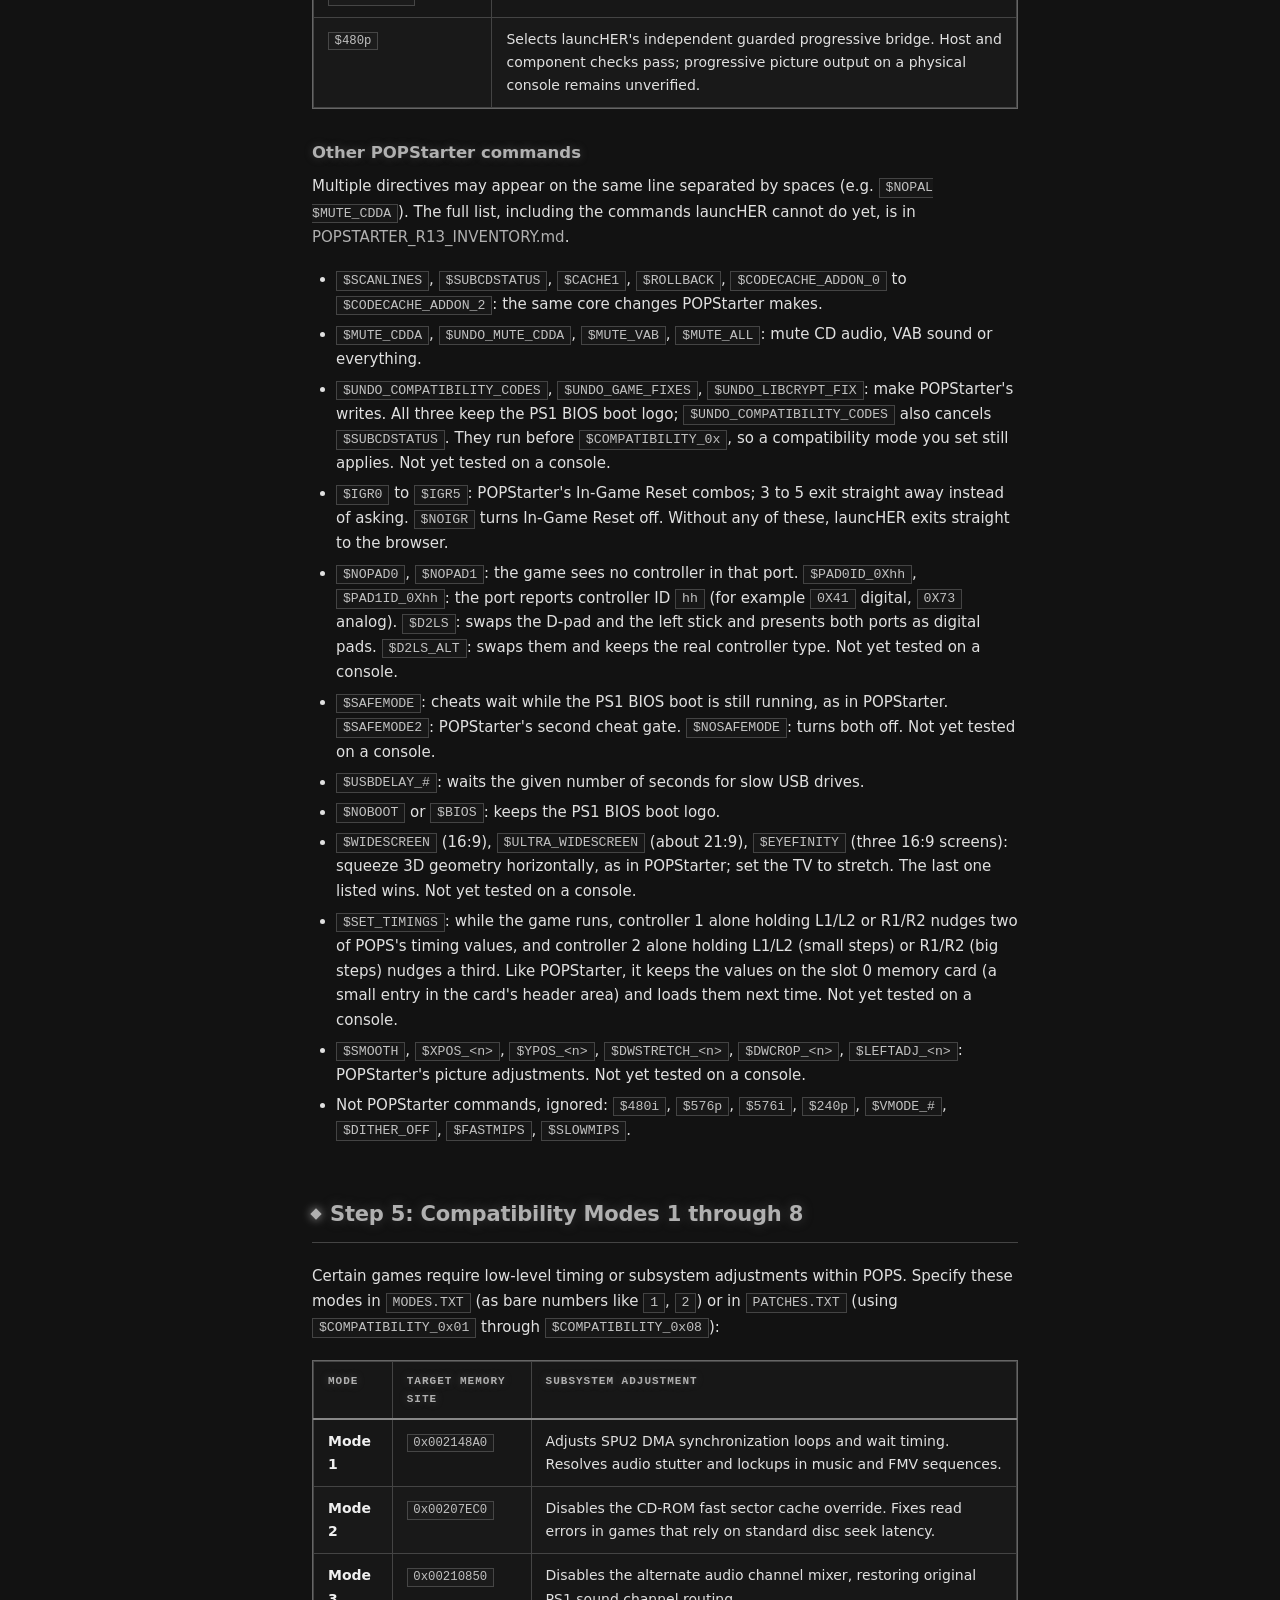
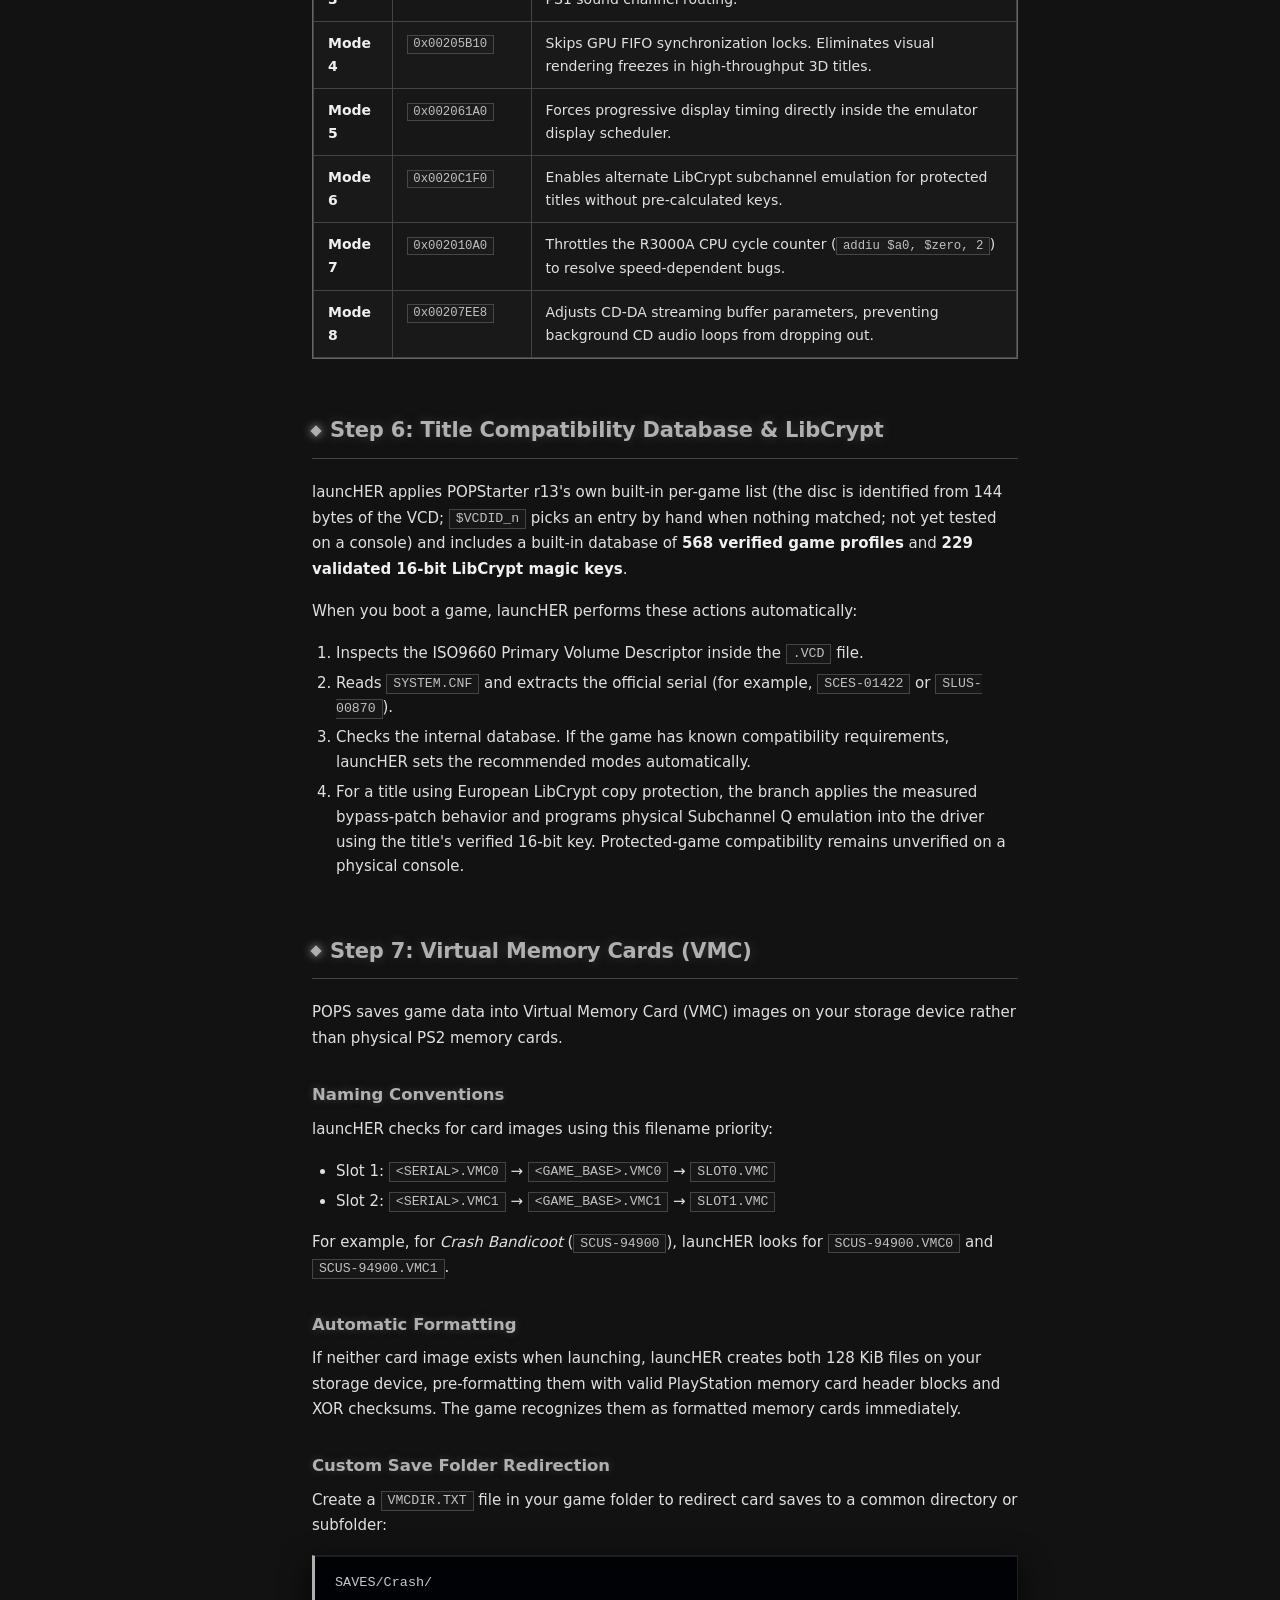
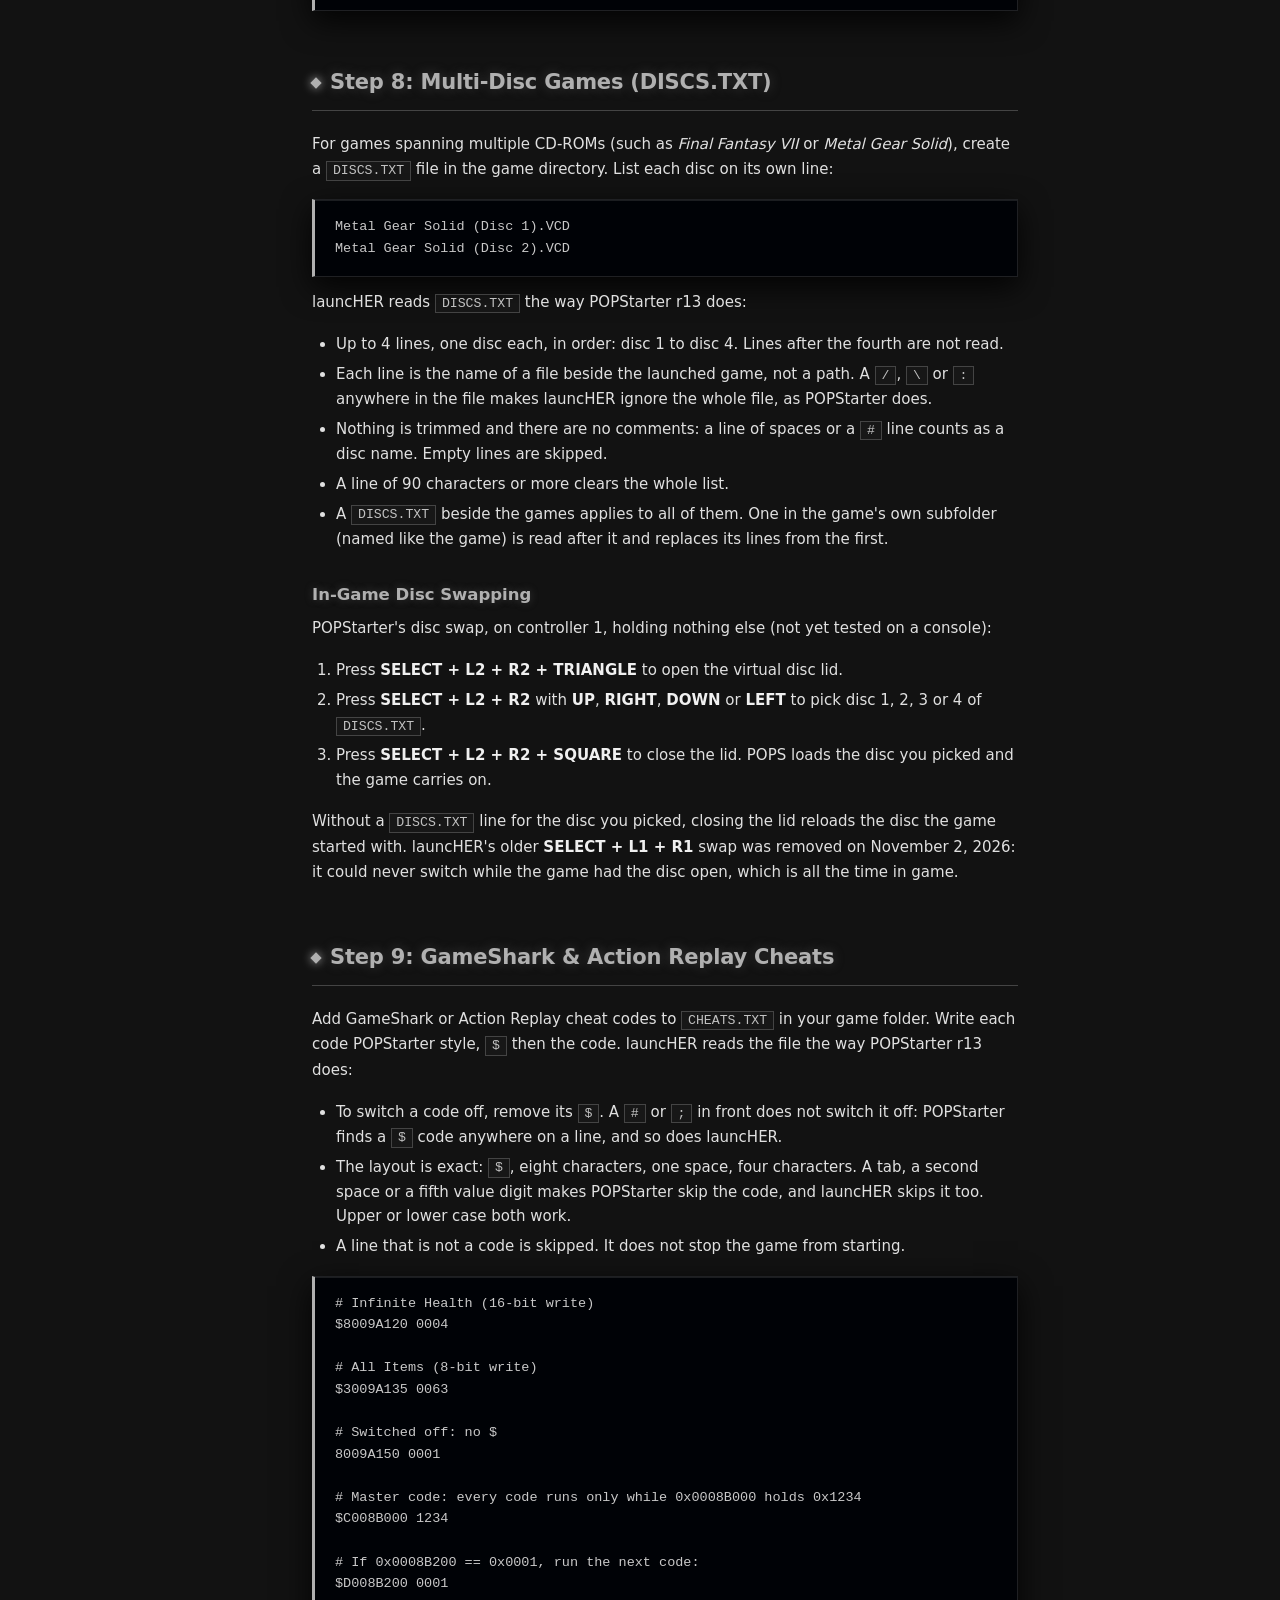
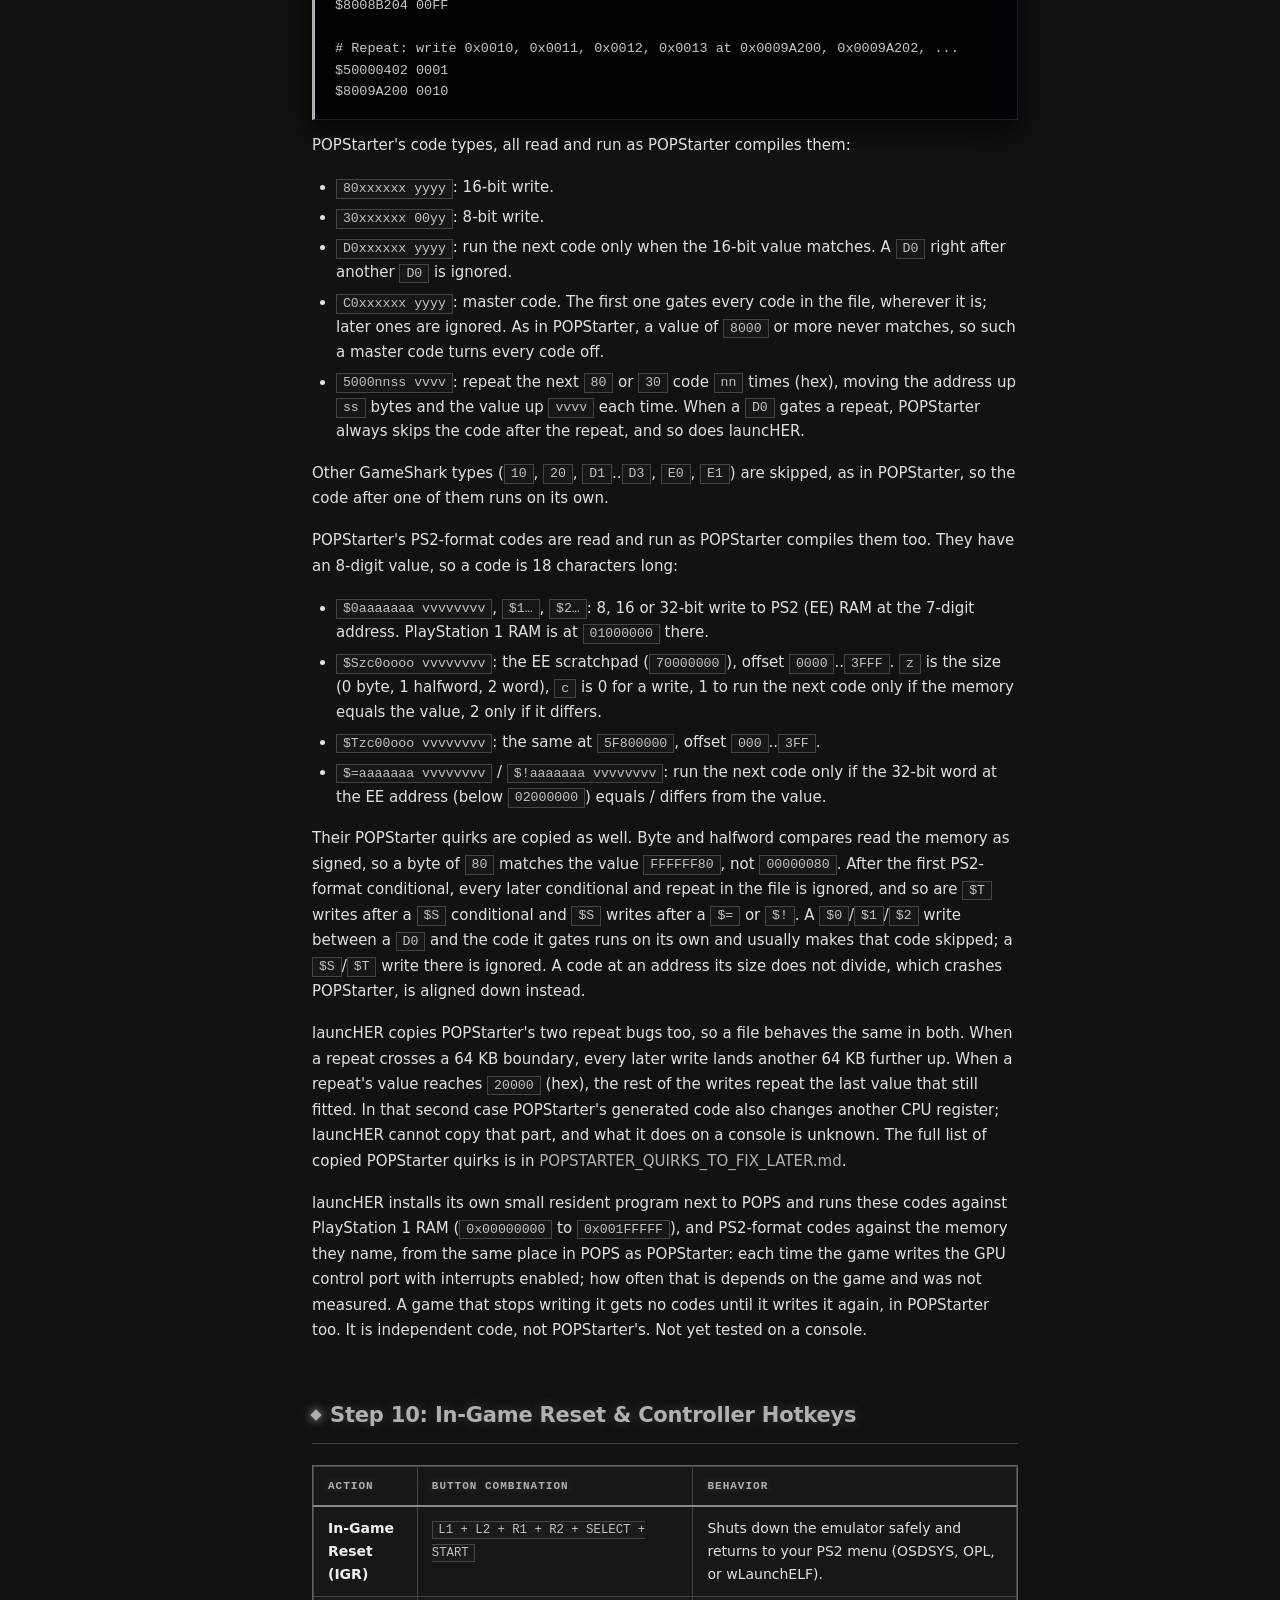
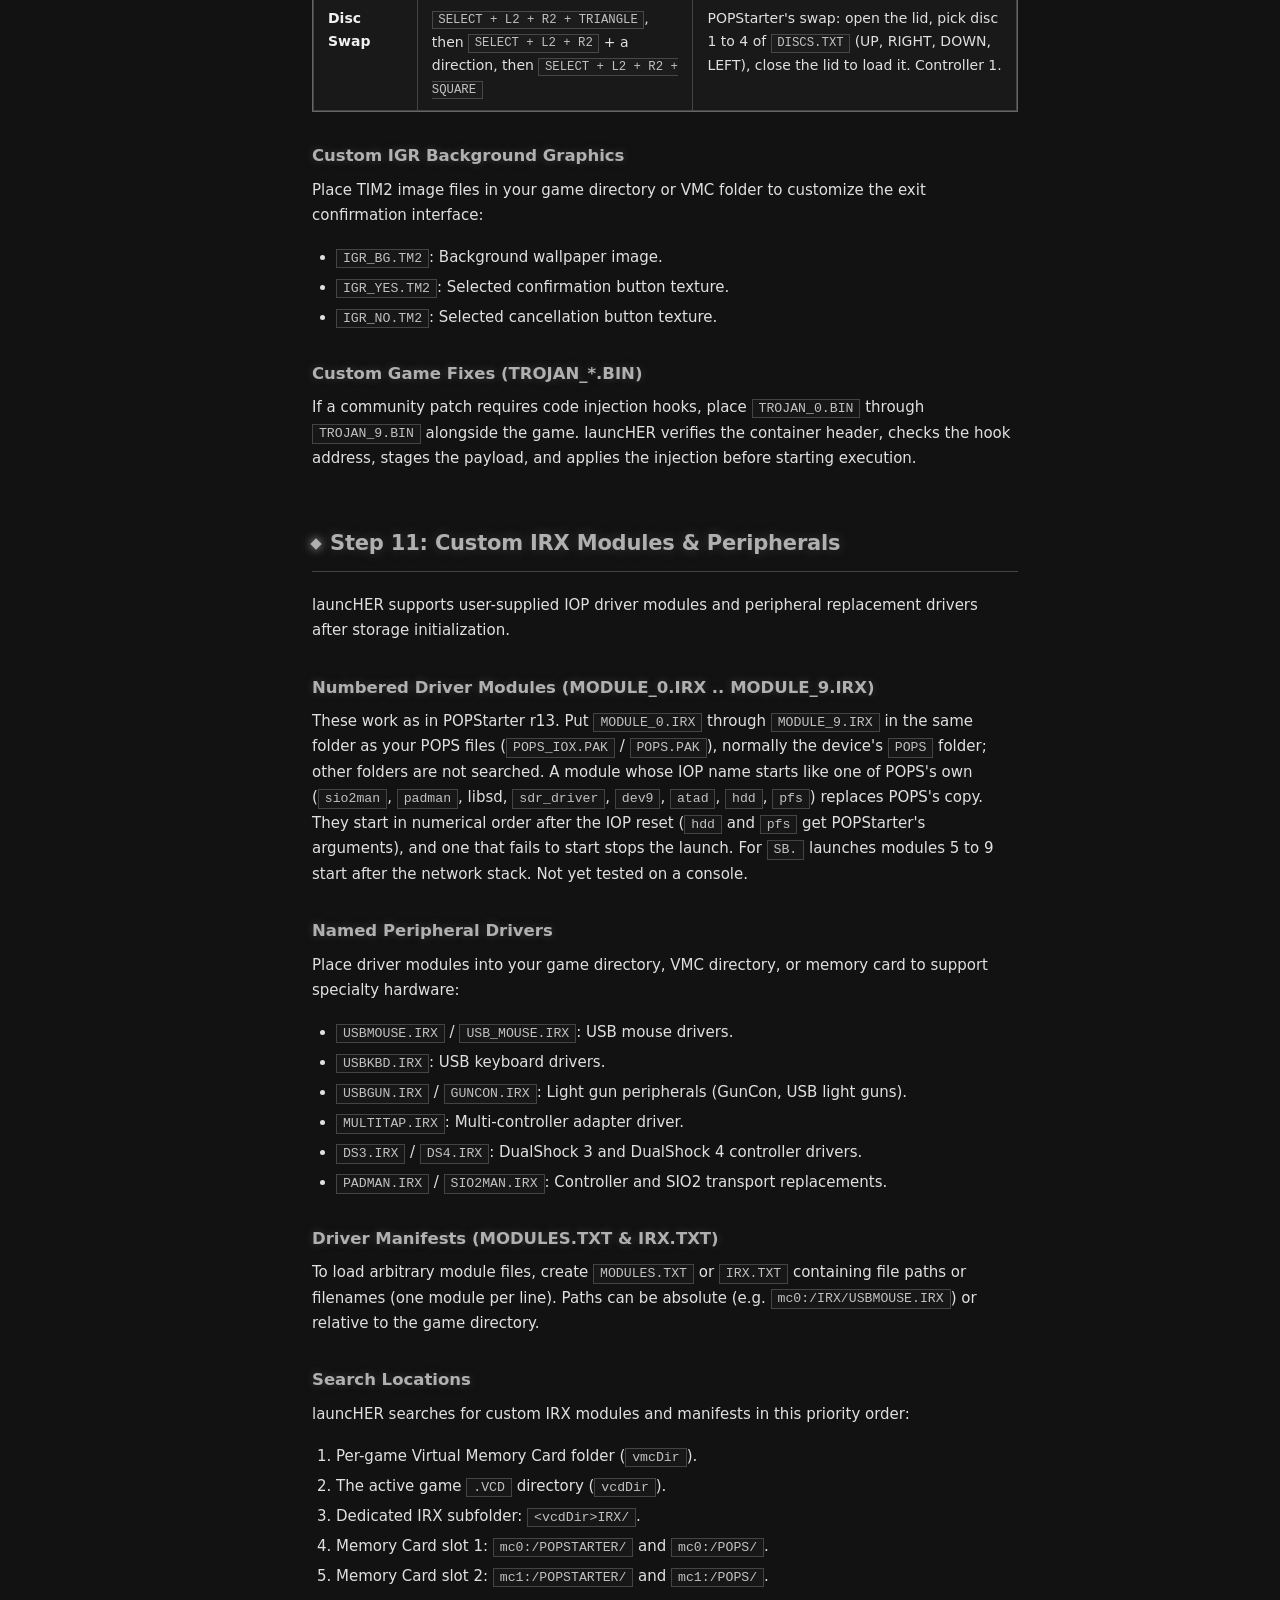
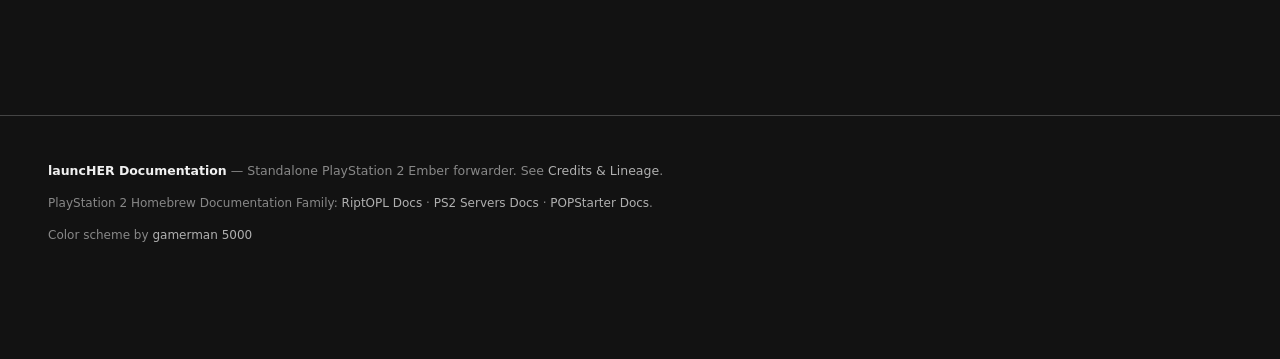
<file: docs/pops-setup.html>
<!doctype html><html lang="en"><head>
<meta charset="utf-8"><meta name="viewport" content="width=device-width,initial-scale=1">
<title>POPS &amp; PS1 Setup · launcHER Docs</title>
<meta name="description" content="Setup guide for running PlayStation 1 games through Sony POPS with launcHER: dependency files, VCD format, CNF syntax, per-game directives, and memory cards.">
<link rel="icon" type="image/svg+xml" href="assets/favicon.svg">
<link rel="icon" type="image/png" href="assets/favicon.png">
<meta property="og:site_name" content="launcHER Docs">
<meta property="og:type" content="website">
<link rel="stylesheet" href="assets/style.css?v=20261114-neutral">
</head><body data-base="">
<header class="topbar">
  <button class="menu-btn" aria-label="Menu">☰</button>
  <a class="brand" href="index.html">
    <span class="psbtns"><i class="tri">&#9651;</i><i class="cir">&#9711;</i><i class="cro">&#10005;</i><i class="squ">&#9633;</i></span>
    launcHER <small>DOCS</small></a>
  <div class="topbar-actions">
    <a class="topbar-btn primary" href="releases.html" title="Downloads &amp; Releases"><span class="icon icon-releases"></span>Downloads</a>
    <a class="topbar-btn" href="https://github.com/NathanNeurotic/launcHER" target="_blank" rel="noopener" title="GitHub Repository"><span class="icon icon-github"></span>GitHub</a>
  </div>
  <div class="search">
    <span class="ico"></span>
    <input id="q" type="search" placeholder="Search devices, CNF syntax, HDD modes, OPL…  ( / )" autocomplete="off">
    <kbd>/</kbd>
    <div id="results"></div>
  </div>
</header>
<canvas id="ps2-orbs" class="ps2-orbs-canvas" aria-hidden="true"></canvas>
<div class="layout">
  <nav class="sidebar">
    <div class="sidebar-brand-sub">PLAYSTATION 2 // LAUNCHER</div>
    <a href="index.html"><span class="icon icon-home"></span>Home</a>

    <h4>Start</h4>
    <a href="getting-started.html"><span class="icon icon-start"></span>Getting Started</a>
    <a href="pops-setup.html" class="active"><span class="icon icon-ps1"></span>POPS &amp; PS1 Setup</a>
    <a href="releases.html"><span class="icon icon-releases"></span>Downloads &amp; Releases</a>

    <h4>Storage &amp; Devices</h4>
    <a href="hdd-modes.html"><span class="icon icon-hdd"></span>"Which HDD Do I Have?"</a>
    <a href="storage-profiles.html"><span class="icon icon-usb"></span>Storage Profiles</a>
    <a href="apa-pfs.html"><span class="icon icon-server"></span>APA / PFS Deep Dive</a>

    <h4>Configuration &amp; Launching</h4>
    <a href="configuration.html"><span class="icon icon-settings"></span>launcHER.CNF Reference</a>
    <a href="opl-apps.html"><span class="icon icon-apps"></span>OPL APPS Integration</a>

    <h4>Reference</h4>
    <a href="troubleshooting.html"><span class="icon icon-troubleshoot"></span>Troubleshooting &amp; Errors</a>
    <a href="building.html"><span class="icon icon-terminal"></span>Building from Source</a>
    <a href="credits.html"><span class="icon icon-credits"></span>Credits &amp; Lineage</a>

    <h4 style="margin-top:24px;">Family Ecosystem</h4>
    <a href="https://nathanneurotic.github.io/Open-PS2-Loader/"><span class="icon icon-play"></span>RiptOPL Docs ↗</a>
    <a href="https://nathanneurotic.github.io/PS2-Servers/"><span class="icon icon-netboot"></span>PS2 Servers Docs ↗</a>
    <a href="https://nathanneurotic.github.io/POPSLoader/"><span class="icon icon-book"></span>POPStarter Docs ↗</a>
  </nav>
  <main class="content">

<h1>Sony POPS &amp; <span class="g">PS1 Setup</span></h1>
<p class="lead">
  <a href="https://github.com/NathanNeurotic/launcHER/pull/23">Draft PR #23</a>, reviewed at <a href="https://github.com/NathanNeurotic/launcHER/commit/cfebe01e01de60cfc4af09d342e3d80f4d4b7b92"><code>cfebe01</code></a>, implements substantial independent POPStarter-r13 command, configuration, storage and resident-runtime functionality around user-supplied Sony POPS. It is not a completed drop-in replacement or a claim of compatibility across all storage devices. Current host and component evidence does not establish console behavior.
</p>

<div class="callout info">
  <div class="h">External Dependencies Notice</div>
  launcHER is a loader and environment orchestrator. It does not contain or distribute Sony's proprietary emulator binaries (<code>POPS.PAK</code>, <code>POPS_IOX.PAK</code>, <code>POPS.ELF</code>, <code>IOPRP252.IMG</code>) or PlayStation 1 BIOS images. You must provide clean copies from your own PlayStation 2 installations.
</div>

<h2 id="step-1-dependencies">Step 1: External POPS Dependencies</h2>
<p>
  Sony distributed POPS in different package formats across various official releases. launcHER accepts three distinct installation forms:
</p>

<div class="table-wrap">
  <table>
    <thead>
      <tr>
        <th>Package Form</th>
        <th>Required Files</th>
        <th>Description</th>
      </tr>
    </thead>
    <tbody>
      <tr>
        <td><b>Packed IOX (Recommended)</b></td>
        <td><code>POPS_IOX.PAK</code></td>
        <td>Compressed POPS memory image containing the emulator core and an updated <code>ioprp2305a</code> reboot module. Offers the best compatibility on modern storage devices.</td>
      </tr>
      <tr>
        <td><b>Packed Legacy</b></td>
        <td><code>POPS.PAK</code></td>
        <td>Compressed POPS memory image containing the emulator core and an <code>ioprp252</code> reboot module. Standard package from earlier POPStarter releases.</td>
      </tr>
      <tr>
        <td><b>Loose Files</b></td>
        <td><code>POPS.ELF</code> and <code>IOPRP252.IMG</code></td>
        <td>Uncompressed EE executable paired with a standalone IOP reboot image. Both files must reside in the same directory.</td>
      </tr>
    </tbody>
  </table>
</div>

<h3>Discovery Search Order</h3>
<p>
  When you launch a <code>.VCD</code> game, launcHER searches for your POPS dependency files in this priority order:
</p>

<ol class="checklist">
  <li><b>Target Game Directory:</b> The folder holding the active <code>.VCD</code> disc (for example, <code>mass0:/POPS/</code>).</li>
  <li><b>Device Root POPS Folder:</b> <code>&lt;device&gt;:/POPS/</code> on the storage volume containing the game (for example, <code>ata:/POPS/</code> or <code>mass0:/POPS/</code>).</li>
  <li><b>Memory Card Slot 1:</b> <code>mc0:/POPS/</code>.</li>
  <li><b>Memory Card Slot 2:</b> <code>mc1:/POPS/</code>.</li>
  <li><b>Internal APA Partition:</b> <code>hdd0:__.POPS:pfs:/</code> (for internal HDD setups).</li>
</ol>

<p>
  Place your chosen dependency package (such as <code>POPS_IOX.PAK</code>) in any of these locations. Keeping it in your main <code>POPS/</code> directory or on <code>mc0:/POPS/</code> allows all games to share one file.
</p>

<h2 id="step-2-vcd-images">Step 2: Preparing .VCD Disc Images</h2>
<p>
  POPS requires disc images in Sony's Virtual CD (<code>.VCD</code>) format. These images use raw Mode 2 Form 1 CD-ROM sectors (2,352 bytes per sector).
</p>

<p>
  Convert your original PlayStation 1 CD-ROM dumps (BIN/CUE pairs) to <code>.VCD</code> using tools such as <b>CUE2POPS</b>. Place the resulting <code>.VCD</code> files in your games directory:
</p>

<pre><code>POPS/
├── POPS_IOX.PAK               <span class="c"># Shared emulator package</span>
├── Crash Bandicoot.VCD        <span class="c"># Single-disc game</span>
├── Spyro the Dragon.VCD       <span class="c"># Single-disc game</span>
└── Metal Gear Solid/          <span class="c"># Multi-disc game subfolder</span>
    ├── Metal Gear Solid (Disc 1).VCD
    ├── Metal Gear Solid (Disc 2).VCD
    └── DISCS.TXT</code></pre>

<h2 id="step-3-launch-methods">Step 3: Launch Methods and CNF Configuration</h2>
<p>
  You can launch POPS games using <code>launcHER.CNF</code>, using direct binary names (OPL APPS style), or through command-line invocation.
</p>

<h3>Method A: Quickboot via launcHER.CNF</h3>
<p>
  Point the <code>path=</code> directive directly to your <code>.VCD</code> file. launcHER detects the <code>.VCD</code> file extension, mounts the parent storage device, and boots POPS automatically:
</p>

<div class="table-wrap">
  <table>
    <thead>
      <tr>
        <th>Storage Transport</th>
        <th>launcHER.CNF Example</th>
      </tr>
    </thead>
    <tbody>
      <tr>
        <td><b>USB Mass Storage</b></td>
        <td>
          <pre style="margin:0"><code>path=mass?:/POPS/Crash Bandicoot.VCD</code></pre>
        </td>
      </tr>
      <tr>
        <td><b>Internal exFAT HDD (ATA BDM)</b></td>
        <td>
          <pre style="margin:0"><code>path=ata:/POPS/Crash Bandicoot.VCD
arg=-dev9=NICHDD</code></pre>
        </td>
      </tr>
      <tr>
        <td><b>APA / PFS Partition (hdd0:__.POPS)</b></td>
        <td>
          <pre style="margin:0"><code>path=hdd0:__.POPS:pfs:/Crash Bandicoot.VCD
arg=-dev9=NICHDD</code></pre>
        </td>
      </tr>
      <tr>
        <td><b>MMCE (Memory Card SD adapter)</b></td>
        <td>
          <pre style="margin:0"><code>path=mmce?:/POPS/Crash Bandicoot.VCD</code></pre>
        </td>
      </tr>
      <tr>
        <td><b>MX4SIO / MC2SIO</b></td>
        <td>
          <pre style="margin:0"><code>path=mx4sio:/POPS/Crash Bandicoot.VCD</code></pre>
        </td>
      </tr>
      <tr>
        <td><b>i.Link (FireWire IEEE 1394)</b></td>
        <td>
          <pre style="margin:0"><code>path=ilink:/POPS/Crash Bandicoot.VCD</code></pre>
        </td>
      </tr>
      <tr>
        <td><b>UDPBD (Network Block Device)</b></td>
        <td>
          <pre style="margin:0"><code>path=udpbd:/POPS/Crash Bandicoot.VCD
arg=-dev9=NIC</code></pre>
        </td>
      </tr>
      <tr>
        <td><b>UDPFS (Network Filesystem)</b></td>
        <td>
          <pre style="margin:0"><code>path=udpfs:/POPS/Crash Bandicoot.VCD
arg=-dev9=NIC</code></pre>
        </td>
      </tr>
    </tbody>
  </table>
</div>

<h3>Method B: Direct Binary Quickboot (draft PR #23)</h3>
<p>
  When running without a <code>launcHER.CNF</code> file, launcHER discovers game images based on its executable filename:
</p>

<ol class="checklist">
  <li><b>No Prefix (Default POPS APA):</b> An executable named <code>Crash Bandicoot.ELF</code> without a prefix defaults to the internal HDD APA partition: <code>hdd0:__.POPS:pfs:/Crash Bandicoot.VCD</code>, followed by adjacent directory checks.</li>
  <li><b>BDMA and Storage Prefix (<code>XX.</code>):</b> Executables named with an <code>XX.</code> prefix (such as <code>XX.Crash Bandicoot.ELF</code>) check memory card directories (<code>mc0:/POPSTARTER/</code>, <code>mc1:/POPSTARTER/</code>) for external drivers and BDMA markers:
    <ul>
      <li>When external drivers (<code>USBD.IRX</code>, <code>USBHDFSD.IRX</code>, <code>bdm_assault.irx</code>, <code>BDM.IRX</code>, <code>MX4SIO.IRX</code>, <code>ATA.IRX</code>, <code>MMCE.IRX</code>) exist in <code>mc?:/POPSTARTER/</code>, launcHER skips internal USB modules and uses the external drivers.</li>
      <li>When external modules are not present, launcHER loads its built-in modules for USB POPS launches.</li>
      <li>When BDMA mode markers (<code>bdma_mode.txt</code>) exist, launcHER routes targets to the designated hardware backend: <code>ATA</code> / <code>EXFAT</code> (<code>ata:/POPS/&lt;Game&gt;.VCD</code>), <code>MX4SIO</code> (<code>mx4sio:/POPS/&lt;Game&gt;.VCD</code>), <code>MMCE</code> (<code>mmce0:/POPS/&lt;Game&gt;.VCD</code>), or <code>USB</code> (<code>mass0:/POPS/&lt;Game&gt;.VCD</code>).</li>
    </ul>
  </li>
  <li><b>SMB Network Prefix (<code>SB.</code>):</b> Executables named with an <code>SB.</code> prefix (such as <code>SB.Crash Bandicoot.ELF</code>) load the POPStarter SMB network stack from <code>mc?:/POPSTARTER/</code> (<code>PS2DEV9.IRX</code>, <code>SMAP.IRX</code>, <code>PS2IP.IRX</code>, <code>SMBMAN.IRX</code>, <code>PS2NETFS.IRX</code>). launcHER applies static IP settings from <code>IPCONFIG.DAT</code>, reads share settings from <code>SMBCONFIG.DAT</code>, and launches <code>smb0:/POPS/&lt;Game&gt;.VCD</code>.</li>
  <li><b>Matching Title Priority:</b> launcHER verifies <code>&lt;Game&gt;.VCD</code> before checking generic <code>IMAGE.VCD</code>.</li>
</ol>

<p>
  This maintains POPStarter directory conventions and leverages existing memory card installations while providing built-in drivers for systems without external modules.
</p>

<h3>Method C: Direct Command-Line Invocation</h3>
<p>
  Launchers, scripts, or menu frontends can pass arguments directly to <code>launcHER.elf</code> without requiring a <code>launcHER.CNF</code> file:
</p>

<ul>
  <li><b>Bare Game Title:</b> <code>launcHER.elf "Crash Bandicoot"</code> defaults to <code>hdd0:__.POPS:pfs:/Crash Bandicoot.VCD</code>, followed by launcher directory and USB fallbacks.</li>
  <li><b>Prefixed Title:</b> <code>launcHER.elf "XX.Crash Bandicoot"</code> checks BDMA mode markers and routes to the active backend (ATA, MX4SIO, MMCE, or USB).</li>
  <li><b>SMB Prefixed Title:</b> <code>launcHER.elf "SB.Crash Bandicoot"</code> checks SMB network shares.</li>
  <li><b>Relative or Full Path:</b> <code>launcHER.elf mass0:/POPS/Crash Bandicoot.VCD</code> boots the target image directly.</li>
</ul>


<h2 id="step-4-game-directives">Step 4: Per-Game Configuration Directives</h2>
<p>
  Place optional text configuration files alongside your <code>.VCD</code> image, or inside the per-game VMC subfolder. launcHER reads these files automatically before entering POPS:
</p>

<ul>
  <li><code>PATCHES.TXT</code>: General directives, video modes, and memory patches.</li>
  <li><code>MODES.TXT</code>: Compatibility modes 1 through 8.</li>
  <li><code>CHEATS.TXT</code>: GameShark and Action Replay cheat codes.</li>
  <li><code>DISCS.TXT</code>: The disc file names of a multi-disc game (up to 4), for POPStarter's in-game disc swap.</li>
  <li><code>VMCDIR.TXT</code>: Custom folder path for Virtual Memory Cards.</li>
</ul>

<h3>Video Mode Directives</h3>
<p>
  POPS runs in NTSC. Like POPStarter, launcHER reads the licence text on the disc and switches European discs to PAL automatically. Nothing on this page has been tested on a console yet.
</p>

<div class="table-wrap">
  <table>
    <thead>
      <tr>
        <th>Directive</th>
        <th>Description</th>
      </tr>
    </thead>
    <tbody>
      <tr>
        <td><code>$NOPAL</code> / <code>$PAL2NTSC</code> / <code>$FORCENTSC</code></td>
        <td>Keeps a European disc at 60 Hz NTSC instead of switching to PAL.</td>
      </tr>
      <tr>
        <td><code>$FORCEPAL</code> / <code>$NTSC2PAL</code></td>
        <td>Runs any disc in PAL 50 Hz and reports Europe to POPS.</td>
      </tr>
      <tr>
        <td><code>$HDTVFIX</code> / <code>$NOHDTVFIX</code></td>
        <td>POPStarter's HDTV fix on or off.</td>
      </tr>
      <tr>
        <td><code>$480p</code></td>
        <td>Selects launcHER's independent guarded progressive bridge. Host and component checks pass; progressive picture output on a physical console remains unverified.</td>
      </tr>
    </tbody>
  </table>
</div>

<h3>Other POPStarter commands</h3>
<p>
  Multiple directives may appear on the same line separated by spaces (e.g. <code>$NOPAL $MUTE_CDDA</code>). The full list, including the commands launcHER cannot do yet, is in <a href="https://github.com/NathanNeurotic/launcHER/blob/codex/popstarter-replacement/docs/POPSTARTER_R13_INVENTORY.md">POPSTARTER_R13_INVENTORY.md</a>.
</p>
<ul>
  <li><code>$SCANLINES</code>, <code>$SUBCDSTATUS</code>, <code>$CACHE1</code>, <code>$ROLLBACK</code>, <code>$CODECACHE_ADDON_0</code> to <code>$CODECACHE_ADDON_2</code>: the same core changes POPStarter makes.</li>
  <li><code>$MUTE_CDDA</code>, <code>$UNDO_MUTE_CDDA</code>, <code>$MUTE_VAB</code>, <code>$MUTE_ALL</code>: mute CD audio, VAB sound or everything.</li>
  <li><code>$UNDO_COMPATIBILITY_CODES</code>, <code>$UNDO_GAME_FIXES</code>, <code>$UNDO_LIBCRYPT_FIX</code>: make POPStarter's writes. All three keep the PS1 BIOS boot logo; <code>$UNDO_COMPATIBILITY_CODES</code> also cancels <code>$SUBCDSTATUS</code>. They run before <code>$COMPATIBILITY_0x</code>, so a compatibility mode you set still applies. Not yet tested on a console.</li>
  <li><code>$IGR0</code> to <code>$IGR5</code>: POPStarter's In-Game Reset combos; 3 to 5 exit straight away instead of asking. <code>$NOIGR</code> turns In-Game Reset off. Without any of these, launcHER exits straight to the browser.</li>
  <li><code>$NOPAD0</code>, <code>$NOPAD1</code>: the game sees no controller in that port. <code>$PAD0ID_0Xhh</code>, <code>$PAD1ID_0Xhh</code>: the port reports controller ID <code>hh</code> (for example <code>0X41</code> digital, <code>0X73</code> analog). <code>$D2LS</code>: swaps the D-pad and the left stick and presents both ports as digital pads. <code>$D2LS_ALT</code>: swaps them and keeps the real controller type. Not yet tested on a console.</li>
  <li><code>$SAFEMODE</code>: cheats wait while the PS1 BIOS boot is still running, as in POPStarter. <code>$SAFEMODE2</code>: POPStarter's second cheat gate. <code>$NOSAFEMODE</code>: turns both off. Not yet tested on a console.</li>
  <li><code>$USBDELAY_#</code>: waits the given number of seconds for slow USB drives.</li>
  <li><code>$NOBOOT</code> or <code>$BIOS</code>: keeps the PS1 BIOS boot logo.</li>
  <li><code>$WIDESCREEN</code> (16:9), <code>$ULTRA_WIDESCREEN</code> (about 21:9), <code>$EYEFINITY</code> (three 16:9 screens): squeeze 3D geometry horizontally, as in POPStarter; set the TV to stretch. The last one listed wins. Not yet tested on a console.</li>
  <li><code>$SET_TIMINGS</code>: while the game runs, controller 1 alone holding L1/L2 or R1/R2 nudges two of POPS's timing values, and controller 2 alone holding L1/L2 (small steps) or R1/R2 (big steps) nudges a third. Like POPStarter, it keeps the values on the slot 0 memory card (a small entry in the card's header area) and loads them next time. Not yet tested on a console.</li>
  <li><code>$SMOOTH</code>, <code>$XPOS_&lt;n&gt;</code>, <code>$YPOS_&lt;n&gt;</code>, <code>$DWSTRETCH_&lt;n&gt;</code>, <code>$DWCROP_&lt;n&gt;</code>, <code>$LEFTADJ_&lt;n&gt;</code>: POPStarter's picture adjustments. Not yet tested on a console.</li>
  <li>Not POPStarter commands, ignored: <code>$480i</code>, <code>$576p</code>, <code>$576i</code>, <code>$240p</code>, <code>$VMODE_#</code>, <code>$DITHER_OFF</code>, <code>$FASTMIPS</code>, <code>$SLOWMIPS</code>.</li>
</ul>

<h2 id="step-5-compatibility-modes">Step 5: Compatibility Modes 1 through 8</h2>
<p>
  Certain games require low-level timing or subsystem adjustments within POPS. Specify these modes in <code>MODES.TXT</code> (as bare numbers like <code>1</code>, <code>2</code>) or in <code>PATCHES.TXT</code> (using <code>$COMPATIBILITY_0x01</code> through <code>$COMPATIBILITY_0x08</code>):
</p>

<div class="table-wrap">
  <table>
    <thead>
      <tr>
        <th>Mode</th>
        <th>Target Memory Site</th>
        <th>Subsystem Adjustment</th>
      </tr>
    </thead>
    <tbody>
      <tr>
        <td><b>Mode 1</b></td>
        <td><code>0x002148A0</code></td>
        <td>Adjusts SPU2 DMA synchronization loops and wait timing. Resolves audio stutter and lockups in music and FMV sequences.</td>
      </tr>
      <tr>
        <td><b>Mode 2</b></td>
        <td><code>0x00207EC0</code></td>
        <td>Disables the CD-ROM fast sector cache override. Fixes read errors in games that rely on standard disc seek latency.</td>
      </tr>
      <tr>
        <td><b>Mode 3</b></td>
        <td><code>0x00210850</code></td>
        <td>Disables the alternate audio channel mixer, restoring original PS1 sound channel routing.</td>
      </tr>
      <tr>
        <td><b>Mode 4</b></td>
        <td><code>0x00205B10</code></td>
        <td>Skips GPU FIFO synchronization locks. Eliminates visual rendering freezes in high-throughput 3D titles.</td>
      </tr>
      <tr>
        <td><b>Mode 5</b></td>
        <td><code>0x002061A0</code></td>
        <td>Forces progressive display timing directly inside the emulator display scheduler.</td>
      </tr>
      <tr>
        <td><b>Mode 6</b></td>
        <td><code>0x0020C1F0</code></td>
        <td>Enables alternate LibCrypt subchannel emulation for protected titles without pre-calculated keys.</td>
      </tr>
      <tr>
        <td><b>Mode 7</b></td>
        <td><code>0x002010A0</code></td>
        <td>Throttles the R3000A CPU cycle counter (<code>addiu $a0, $zero, 2</code>) to resolve speed-dependent bugs.</td>
      </tr>
      <tr>
        <td><b>Mode 8</b></td>
        <td><code>0x00207EE8</code></td>
        <td>Adjusts CD-DA streaming buffer parameters, preventing background CD audio loops from dropping out.</td>
      </tr>
    </tbody>
  </table>
</div>

<h2 id="step-6-compatibility-database">Step 6: Title Compatibility Database &amp; LibCrypt</h2>
<p>
  launcHER applies POPStarter r13's own built-in per-game list (the disc is identified from 144 bytes of the VCD; <code>$VCDID_n</code> picks an entry by hand when nothing matched; not yet tested on a console) and includes a built-in database of <b>568 verified game profiles</b> and <b>229 validated 16-bit LibCrypt magic keys</b>.
</p>

<p>
  When you boot a game, launcHER performs these actions automatically:
</p>

<ol class="checklist">
  <li>Inspects the ISO9660 Primary Volume Descriptor inside the <code>.VCD</code> file.</li>
  <li>Reads <code>SYSTEM.CNF</code> and extracts the official serial (for example, <code>SCES-01422</code> or <code>SLUS-00870</code>).</li>
  <li>Checks the internal database. If the game has known compatibility requirements, launcHER sets the recommended modes automatically.</li>
  <li>For a title using European LibCrypt copy protection, the branch applies the measured bypass-patch behavior and programs physical Subchannel Q emulation into the driver using the title's verified 16-bit key. Protected-game compatibility remains unverified on a physical console.</li>
</ol>

<h2 id="step-7-vmc-saves">Step 7: Virtual Memory Cards (VMC)</h2>
<p>
  POPS saves game data into Virtual Memory Card (VMC) images on your storage device rather than physical PS2 memory cards.
</p>

<h3>Naming Conventions</h3>
<p>
  launcHER checks for card images using this filename priority:
</p>

<ul>
  <li>Slot 1: <code>&lt;SERIAL&gt;.VMC0</code> &rarr; <code>&lt;GAME_BASE&gt;.VMC0</code> &rarr; <code>SLOT0.VMC</code></li>
  <li>Slot 2: <code>&lt;SERIAL&gt;.VMC1</code> &rarr; <code>&lt;GAME_BASE&gt;.VMC1</code> &rarr; <code>SLOT1.VMC</code></li>
</ul>

<p>
  For example, for <i>Crash Bandicoot</i> (<code>SCUS-94900</code>), launcHER looks for <code>SCUS-94900.VMC0</code> and <code>SCUS-94900.VMC1</code>.
</p>

<h3>Automatic Formatting</h3>
<p>
  If neither card image exists when launching, launcHER creates both 128 KiB files on your storage device, pre-formatting them with valid PlayStation memory card header blocks and XOR checksums. The game recognizes them as formatted memory cards immediately.
</p>

<h3>Custom Save Folder Redirection</h3>
<p>
  Create a <code>VMCDIR.TXT</code> file in your game folder to redirect card saves to a common directory or subfolder:
</p>

<pre><code>SAVES/Crash/</code></pre>

<h2 id="step-8-multi-disc">Step 8: Multi-Disc Games (DISCS.TXT)</h2>
<p>
  For games spanning multiple CD-ROMs (such as <i>Final Fantasy VII</i> or <i>Metal Gear Solid</i>), create a <code>DISCS.TXT</code> file in the game directory. List each disc on its own line:
</p>

<pre><code>Metal Gear Solid (Disc 1).VCD
Metal Gear Solid (Disc 2).VCD</code></pre>

<p>
  launcHER reads <code>DISCS.TXT</code> the way POPStarter r13 does:
</p>

<ul>
  <li>Up to 4 lines, one disc each, in order: disc 1 to disc 4. Lines after the fourth are not read.</li>
  <li>Each line is the name of a file beside the launched game, not a path. A <code>/</code>, <code>\</code> or <code>:</code> anywhere in the file makes launcHER ignore the whole file, as POPStarter does.</li>
  <li>Nothing is trimmed and there are no comments: a line of spaces or a <code>#</code> line counts as a disc name. Empty lines are skipped.</li>
  <li>A line of 90 characters or more clears the whole list.</li>
  <li>A <code>DISCS.TXT</code> beside the games applies to all of them. One in the game's own subfolder (named like the game) is read after it and replaces its lines from the first.</li>
</ul>

<h3>In-Game Disc Swapping</h3>
<p>
  POPStarter's disc swap, on controller 1, holding nothing else (not yet tested on a console):
</p>

<ol class="checklist">
  <li>Press <b>SELECT + L2 + R2 + TRIANGLE</b> to open the virtual disc lid.</li>
  <li>Press <b>SELECT + L2 + R2</b> with <b>UP</b>, <b>RIGHT</b>, <b>DOWN</b> or <b>LEFT</b> to pick disc 1, 2, 3 or 4 of <code>DISCS.TXT</code>.</li>
  <li>Press <b>SELECT + L2 + R2 + SQUARE</b> to close the lid. POPS loads the disc you picked and the game carries on.</li>
</ol>

<p>
  Without a <code>DISCS.TXT</code> line for the disc you picked, closing the lid reloads the disc the game started with.
  launcHER's older <b>SELECT + L1 + R1</b> swap was removed on November 2, 2026: it could never switch while the game had the disc open, which is all the time in game.
</p>

<h2 id="step-9-cheats">Step 9: GameShark &amp; Action Replay Cheats</h2>
<p>
  Add GameShark or Action Replay cheat codes to <code>CHEATS.TXT</code> in your game folder. Write each code POPStarter style, <code>$</code> then the code. launcHER reads the file the way POPStarter r13 does:
</p>

<ul>
  <li>To switch a code off, remove its <code>$</code>. A <code>#</code> or <code>;</code> in front does not switch it off: POPStarter finds a <code>$</code> code anywhere on a line, and so does launcHER.</li>
  <li>The layout is exact: <code>$</code>, eight characters, one space, four characters. A tab, a second space or a fifth value digit makes POPStarter skip the code, and launcHER skips it too. Upper or lower case both work.</li>
  <li>A line that is not a code is skipped. It does not stop the game from starting.</li>
</ul>

<pre><code># Infinite Health (16-bit write)
$8009A120 0004

# All Items (8-bit write)
$3009A135 0063

# Switched off: no $
8009A150 0001

# Master code: every code runs only while 0x0008B000 holds 0x1234
$C008B000 1234

# If 0x0008B200 == 0x0001, run the next code:
$D008B200 0001
$8008B204 00FF

# Repeat: write 0x0010, 0x0011, 0x0012, 0x0013 at 0x0009A200, 0x0009A202, ...
$50000402 0001
$8009A200 0010</code></pre>

<p>
  POPStarter's code types, all read and run as POPStarter compiles them:
</p>

<ul>
  <li><code>80xxxxxx yyyy</code>: 16-bit write.</li>
  <li><code>30xxxxxx 00yy</code>: 8-bit write.</li>
  <li><code>D0xxxxxx yyyy</code>: run the next code only when the 16-bit value matches. A <code>D0</code> right after another <code>D0</code> is ignored.</li>
  <li><code>C0xxxxxx yyyy</code>: master code. The first one gates every code in the file, wherever it is; later ones are ignored. As in POPStarter, a value of <code>8000</code> or more never matches, so such a master code turns every code off.</li>
  <li><code>5000nnss vvvv</code>: repeat the next <code>80</code> or <code>30</code> code <code>nn</code> times (hex), moving the address up <code>ss</code> bytes and the value up <code>vvvv</code> each time. When a <code>D0</code> gates a repeat, POPStarter always skips the code after the repeat, and so does launcHER.</li>
</ul>

<p>
  Other GameShark types (<code>10</code>, <code>20</code>, <code>D1</code>..<code>D3</code>, <code>E0</code>, <code>E1</code>) are skipped, as in POPStarter, so the code after one of them runs on its own.
</p>

<p>
  POPStarter's PS2-format codes are read and run as POPStarter compiles them too. They have an 8-digit value, so a code is 18 characters long:
</p>

<ul>
  <li><code>$0aaaaaaa vvvvvvvv</code>, <code>$1…</code>, <code>$2…</code>: 8, 16 or 32-bit write to PS2 (EE) RAM at the 7-digit address. PlayStation 1 RAM is at <code>01000000</code> there.</li>
  <li><code>$Szc0oooo vvvvvvvv</code>: the EE scratchpad (<code>70000000</code>), offset <code>0000</code>..<code>3FFF</code>. <code>z</code> is the size (0 byte, 1 halfword, 2 word), <code>c</code> is 0 for a write, 1 to run the next code only if the memory equals the value, 2 only if it differs.</li>
  <li><code>$Tzc00ooo vvvvvvvv</code>: the same at <code>5F800000</code>, offset <code>000</code>..<code>3FF</code>.</li>
  <li><code>$=aaaaaaa vvvvvvvv</code> / <code>$!aaaaaaa vvvvvvvv</code>: run the next code only if the 32-bit word at the EE address (below <code>02000000</code>) equals / differs from the value.</li>
</ul>

<p>
  Their POPStarter quirks are copied as well. Byte and halfword compares read the memory as signed, so a byte of <code>80</code> matches the value <code>FFFFFF80</code>, not <code>00000080</code>. After the first PS2-format conditional, every later conditional and repeat in the file is ignored, and so are <code>$T</code> writes after a <code>$S</code> conditional and <code>$S</code> writes after a <code>$=</code> or <code>$!</code>. A <code>$0</code>/<code>$1</code>/<code>$2</code> write between a <code>D0</code> and the code it gates runs on its own and usually makes that code skipped; a <code>$S</code>/<code>$T</code> write there is ignored. A code at an address its size does not divide, which crashes POPStarter, is aligned down instead.
</p>

<p>
  launcHER copies POPStarter's two repeat bugs too, so a file behaves the same in both. When a repeat crosses a 64 KB boundary, every later write lands another 64 KB further up. When a repeat's value reaches <code>20000</code> (hex), the rest of the writes repeat the last value that still fitted. In that second case POPStarter's generated code also changes another CPU register; launcHER cannot copy that part, and what it does on a console is unknown. The full list of copied POPStarter quirks is in <a href="https://github.com/NathanNeurotic/launcHER/blob/codex/popstarter-replacement/docs/POPSTARTER_QUIRKS_TO_FIX_LATER.md">POPSTARTER_QUIRKS_TO_FIX_LATER.md</a>.
</p>

<p>
  launcHER installs its own small resident program next to POPS and runs these codes against PlayStation 1 RAM (<code>0x00000000</code> to <code>0x001FFFFF</code>), and PS2-format codes against the memory they name, from the same place in POPS as POPStarter: each time the game writes the GPU control port with interrupts enabled; how often that is depends on the game and was not measured. A game that stops writing it gets no codes until it writes it again, in POPStarter too. It is independent code, not POPStarter's. Not yet tested on a console.
</p>

<h2 id="step-10-igr-hotkeys">Step 10: In-Game Reset &amp; Controller Hotkeys</h2>

<div class="table-wrap">
  <table>
    <thead>
      <tr>
        <th>Action</th>
        <th>Button Combination</th>
        <th>Behavior</th>
      </tr>
    </thead>
    <tbody>
      <tr>
        <td><b>In-Game Reset (IGR)</b></td>
        <td><code>L1 + L2 + R1 + R2 + SELECT + START</code></td>
        <td>Shuts down the emulator safely and returns to your PS2 menu (OSDSYS, OPL, or wLaunchELF).</td>
      </tr>
      <tr>
        <td><b>Disc Swap</b></td>
        <td><code>SELECT + L2 + R2 + TRIANGLE</code>, then <code>SELECT + L2 + R2</code> + a direction, then <code>SELECT + L2 + R2 + SQUARE</code></td>
        <td>POPStarter's swap: open the lid, pick disc 1 to 4 of <code>DISCS.TXT</code> (UP, RIGHT, DOWN, LEFT), close the lid to load it. Controller 1.</td>
      </tr>
    </tbody>
  </table>
</div>

<h3>Custom IGR Background Graphics</h3>
<p>
  Place TIM2 image files in your game directory or VMC folder to customize the exit confirmation interface:
</p>

<ul>
  <li><code>IGR_BG.TM2</code>: Background wallpaper image.</li>
  <li><code>IGR_YES.TM2</code>: Selected confirmation button texture.</li>
  <li><code>IGR_NO.TM2</code>: Selected cancellation button texture.</li>
</ul>

<h3>Custom Game Fixes (TROJAN_*.BIN)</h3>
<p>
  If a community patch requires code injection hooks, place <code>TROJAN_0.BIN</code> through <code>TROJAN_9.BIN</code> alongside the game. launcHER verifies the container header, checks the hook address, stages the payload, and applies the injection before starting execution.
</p>

<h2 id="step-11-custom-irx">Step 11: Custom IRX Modules &amp; Peripherals</h2>
<p>
  launcHER supports user-supplied IOP driver modules and peripheral replacement drivers after storage initialization.
</p>

<h3>Numbered Driver Modules (MODULE_0.IRX .. MODULE_9.IRX)</h3>
<p>
  These work as in POPStarter r13. Put <code>MODULE_0.IRX</code> through <code>MODULE_9.IRX</code> in the same folder as your POPS files (<code>POPS_IOX.PAK</code> / <code>POPS.PAK</code>), normally the device's <code>POPS</code> folder; other folders are not searched. A module whose IOP name starts like one of POPS's own (<code>sio2man</code>, <code>padman</code>, libsd, <code>sdr_driver</code>, <code>dev9</code>, <code>atad</code>, <code>hdd</code>, <code>pfs</code>) replaces POPS's copy. They start in numerical order after the IOP reset (<code>hdd</code> and <code>pfs</code> get POPStarter's arguments), and one that fails to start stops the launch. For <code>SB.</code> launches modules 5 to 9 start after the network stack. Not yet tested on a console.
</p>

<h3>Named Peripheral Drivers</h3>
<p>
  Place driver modules into your game directory, VMC directory, or memory card to support specialty hardware:
</p>

<ul>
  <li><code>USBMOUSE.IRX</code> / <code>USB_MOUSE.IRX</code>: USB mouse drivers.</li>
  <li><code>USBKBD.IRX</code>: USB keyboard drivers.</li>
  <li><code>USBGUN.IRX</code> / <code>GUNCON.IRX</code>: Light gun peripherals (GunCon, USB light guns).</li>
  <li><code>MULTITAP.IRX</code>: Multi-controller adapter driver.</li>
  <li><code>DS3.IRX</code> / <code>DS4.IRX</code>: DualShock 3 and DualShock 4 controller drivers.</li>
  <li><code>PADMAN.IRX</code> / <code>SIO2MAN.IRX</code>: Controller and SIO2 transport replacements.</li>
</ul>

<h3>Driver Manifests (MODULES.TXT &amp; IRX.TXT)</h3>
<p>
  To load arbitrary module files, create <code>MODULES.TXT</code> or <code>IRX.TXT</code> containing file paths or filenames (one module per line). Paths can be absolute (e.g. <code>mc0:/IRX/USBMOUSE.IRX</code>) or relative to the game directory.
</p>

<h3>Search Locations</h3>
<p>
  launcHER searches for custom IRX modules and manifests in this priority order:
</p>

<ol class="checklist">
  <li>Per-game Virtual Memory Card folder (<code>vmcDir</code>).</li>
  <li>The active game <code>.VCD</code> directory (<code>vcdDir</code>).</li>
  <li>Dedicated IRX subfolder: <code>&lt;vcdDir&gt;IRX/</code>.</li>
  <li>Memory Card slot 1: <code>mc0:/POPSTARTER/</code> and <code>mc0:/POPS/</code>.</li>
  <li>Memory Card slot 2: <code>mc1:/POPSTARTER/</code> and <code>mc1:/POPS/</code>.</li>
</ol>

</main>
  <aside class="toc"><div class="toc-h">On this page</div><nav id="toc-nav"></nav></aside>
</div>
<footer>
  <p><b>launcHER Documentation</b> &mdash; Standalone PlayStation 2 Ember forwarder.
  See <a href="credits.html">Credits &amp; Lineage</a>.</p>
  <p class="prov-inline">PlayStation 2 Homebrew Documentation Family:
  <a href="https://nathanneurotic.github.io/Open-PS2-Loader/">RiptOPL Docs</a> &middot;
  <a href="https://nathanneurotic.github.io/PS2-Servers/">PS2 Servers Docs</a> &middot;
  <a href="https://nathanneurotic.github.io/POPSLoader/">POPStarter Docs</a>.</p>
</footer>
<script src="assets/app.js?v=20261114-neutral"></script>
</body></html>
</file>
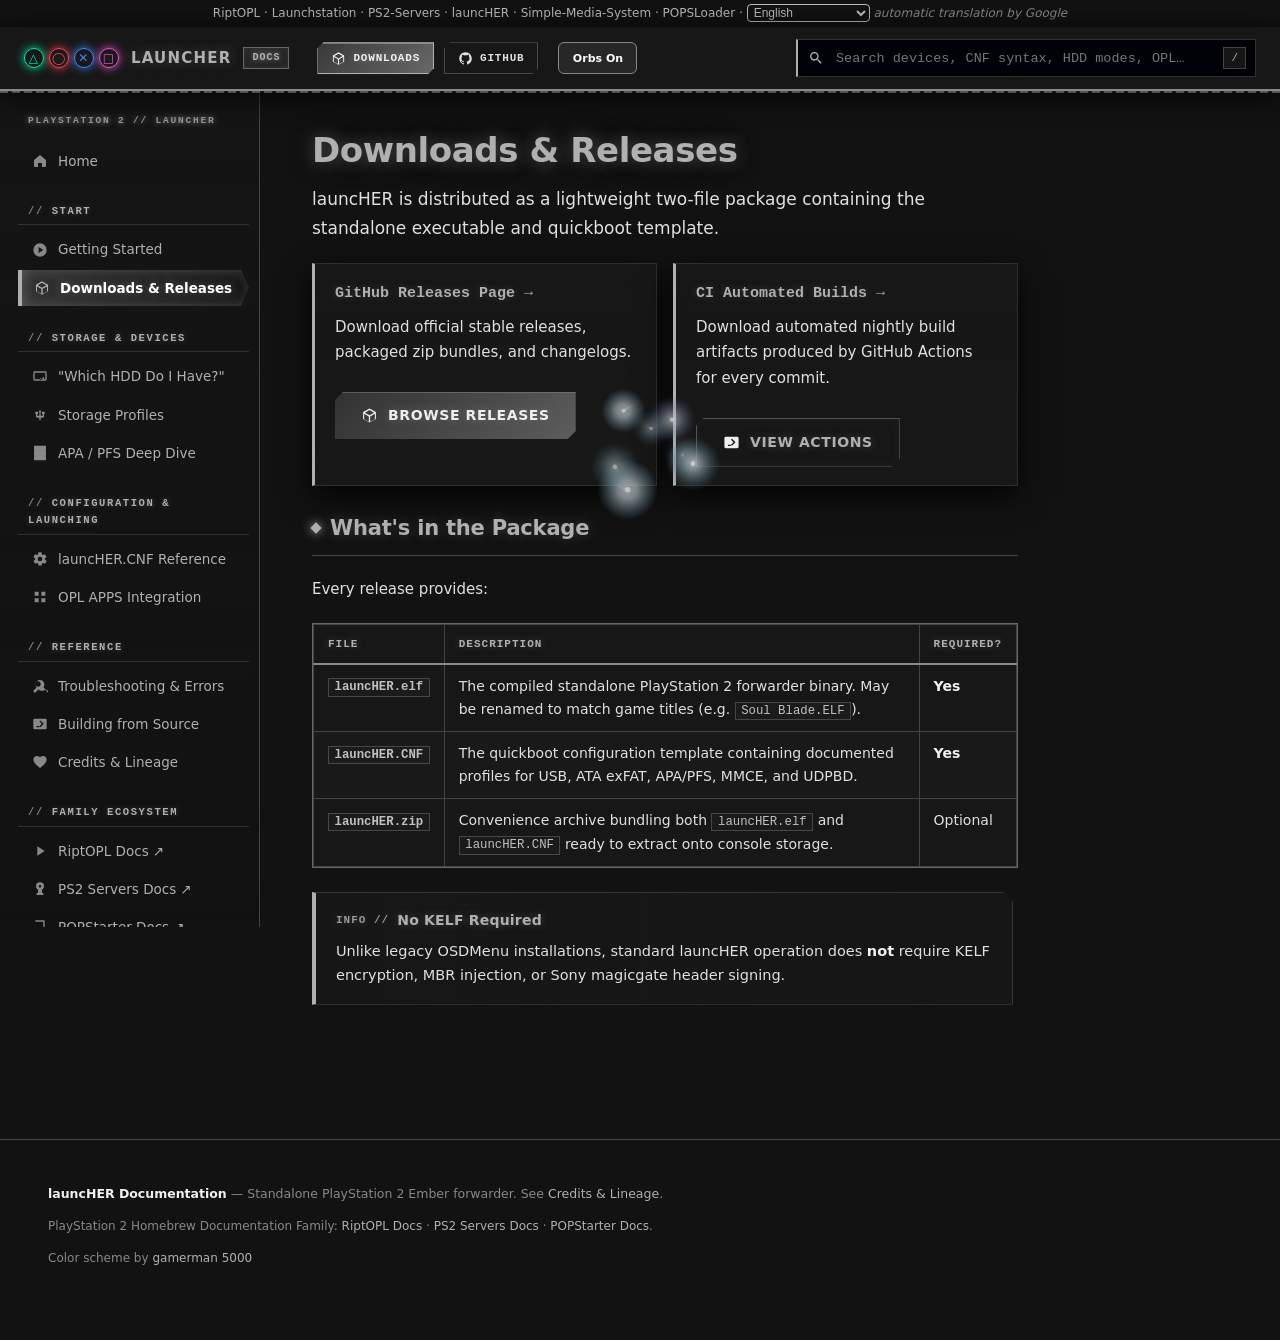
<file: docs/releases.html>
<!doctype html><html lang="en"><head>
<meta charset="utf-8"><meta name="viewport" content="width=device-width,initial-scale=1">
<title>Downloads &amp; Releases · launcHER Docs</title>
<meta name="description" content="Download official launcHER release packages, ELF binaries, and quickboot templates for PlayStation 2.">
<link rel="icon" type="image/svg+xml" href="assets/favicon.svg">
<link rel="icon" type="image/png" href="assets/favicon.png">
<meta property="og:site_name" content="launcHER Docs">
<meta property="og:type" content="website">
<link rel="stylesheet" href="assets/style.css?v=20261114-neutral">
</head><body data-base="">
<header class="topbar">
  <button class="menu-btn" aria-label="Menu">☰</button>
  <a class="brand" href="index.html">
    <span class="psbtns"><i class="tri">&#9651;</i><i class="cir">&#9711;</i><i class="cro">&#10005;</i><i class="squ">&#9633;</i></span>
    launcHER <small>DOCS</small></a>
  <div class="topbar-actions">
    <a class="topbar-btn primary" href="releases.html" title="Downloads &amp; Releases"><span class="icon icon-releases"></span>Downloads</a>
    <a class="topbar-btn" href="https://github.com/NathanNeurotic/launcHER" target="_blank" rel="noopener" title="GitHub Repository"><span class="icon icon-github"></span>GitHub</a>
  </div>
  <div class="search">
    <span class="ico"></span>
    <input id="q" type="search" placeholder="Search devices, CNF syntax, HDD modes, OPL…  ( / )" autocomplete="off">
    <kbd>/</kbd>
    <div id="results"></div>
  </div>
</header>
<canvas id="ps2-orbs" class="ps2-orbs-canvas" aria-hidden="true"></canvas>
<div class="layout">
  <nav class="sidebar">
    <div class="sidebar-brand-sub">PLAYSTATION 2 // LAUNCHER</div>
    <a href="index.html"><span class="icon icon-home"></span>Home</a>

    <h4>Start</h4>
    <a href="getting-started.html"><span class="icon icon-start"></span>Getting Started</a>
    <a href="releases.html" class="active"><span class="icon icon-releases"></span>Downloads &amp; Releases</a>

    <h4>Storage &amp; Devices</h4>
    <a href="hdd-modes.html"><span class="icon icon-hdd"></span>"Which HDD Do I Have?"</a>
    <a href="storage-profiles.html"><span class="icon icon-usb"></span>Storage Profiles</a>
    <a href="apa-pfs.html"><span class="icon icon-server"></span>APA / PFS Deep Dive</a>

    <h4>Configuration &amp; Launching</h4>
    <a href="configuration.html"><span class="icon icon-settings"></span>launcHER.CNF Reference</a>
    <a href="opl-apps.html"><span class="icon icon-apps"></span>OPL APPS Integration</a>

    <h4>Reference</h4>
    <a href="troubleshooting.html"><span class="icon icon-troubleshoot"></span>Troubleshooting &amp; Errors</a>
    <a href="building.html"><span class="icon icon-terminal"></span>Building from Source</a>
    <a href="credits.html"><span class="icon icon-credits"></span>Credits &amp; Lineage</a>

    <h4 style="margin-top:24px;">Family Ecosystem</h4>
    <a href="https://nathanneurotic.github.io/Open-PS2-Loader/"><span class="icon icon-play"></span>RiptOPL Docs ↗</a>
    <a href="https://nathanneurotic.github.io/PS2-Servers/"><span class="icon icon-netboot"></span>PS2 Servers Docs ↗</a>
    <a href="https://nathanneurotic.github.io/POPSLoader/"><span class="icon icon-book"></span>POPStarter Docs ↗</a>
  </nav>
  <main class="content">

<h1>Downloads &amp; <span class="g">Releases</span></h1>
<p class="lead">
  launcHER is distributed as a lightweight two-file package containing the standalone executable and quickboot template.
</p>

<div class="cards">
  <article class="card">
    <h3><a href="https://github.com/NathanNeurotic/launcHER/releases" target="_blank" rel="noopener">GitHub Releases Page &rarr;</a></h3>
    <p>Download official stable releases, packaged zip bundles, and changelogs.</p>
    <a class="btn" href="https://github.com/NathanNeurotic/launcHER/releases" target="_blank" rel="noopener" style="margin-top:10px;"><span class="icon icon-releases"></span>Browse Releases</a>
  </article>
  <article class="card">
    <h3><a href="https://github.com/NathanNeurotic/launcHER/actions" target="_blank" rel="noopener">CI Automated Builds &rarr;</a></h3>
    <p>Download automated nightly build artifacts produced by GitHub Actions for every commit.</p>
    <a class="btn ghost" href="https://github.com/NathanNeurotic/launcHER/actions" target="_blank" rel="noopener" style="margin-top:10px;"><span class="icon icon-terminal"></span>View Actions</a>
  </article>
</div>

<h2 id="package-contents">What's in the Package</h2>
<p>
  Every release provides:
</p>

<div class="table-wrap">
  <table>
    <thead>
      <tr>
        <th>File</th>
        <th>Description</th>
        <th>Required?</th>
      </tr>
    </thead>
    <tbody>
      <tr>
        <td><b><code>launcHER.elf</code></b></td>
        <td>The compiled standalone PlayStation 2 forwarder binary. May be renamed to match game titles (e.g. <code>Soul Blade.ELF</code>).</td>
        <td><b>Yes</b></td>
      </tr>
      <tr>
        <td><b><code>launcHER.CNF</code></b></td>
        <td>The quickboot configuration template containing documented profiles for USB, ATA exFAT, APA/PFS, MMCE, and UDPBD.</td>
        <td><b>Yes</b></td>
      </tr>
      <tr>
        <td><b><code>launcHER.zip</code></b></td>
        <td>Convenience archive bundling both <code>launcHER.elf</code> and <code>launcHER.CNF</code> ready to extract onto console storage.</td>
        <td>Optional</td>
      </tr>
    </tbody>
  </table>
</div>

<div class="callout info">
  <div class="h">No KELF Required</div>
  Unlike legacy OSDMenu installations, standard launcHER operation does <b>not</b> require KELF encryption, MBR injection, or Sony magicgate header signing.
</div>

</main>
  <aside class="toc"><div class="toc-h">On this page</div><nav id="toc-nav"></nav></aside>
</div>
<footer>
  <p><b>launcHER Documentation</b> &mdash; Standalone PlayStation 2 Ember forwarder.
  See <a href="credits.html">Credits &amp; Lineage</a>.</p>
  <p class="prov-inline">PlayStation 2 Homebrew Documentation Family:
  <a href="https://nathanneurotic.github.io/Open-PS2-Loader/">RiptOPL Docs</a> &middot;
  <a href="https://nathanneurotic.github.io/PS2-Servers/">PS2 Servers Docs</a> &middot;
  <a href="https://nathanneurotic.github.io/POPSLoader/">POPStarter Docs</a>.</p>
</footer>
<script src="assets/app.js?v=20261114-neutral"></script>
</body></html>
</file>
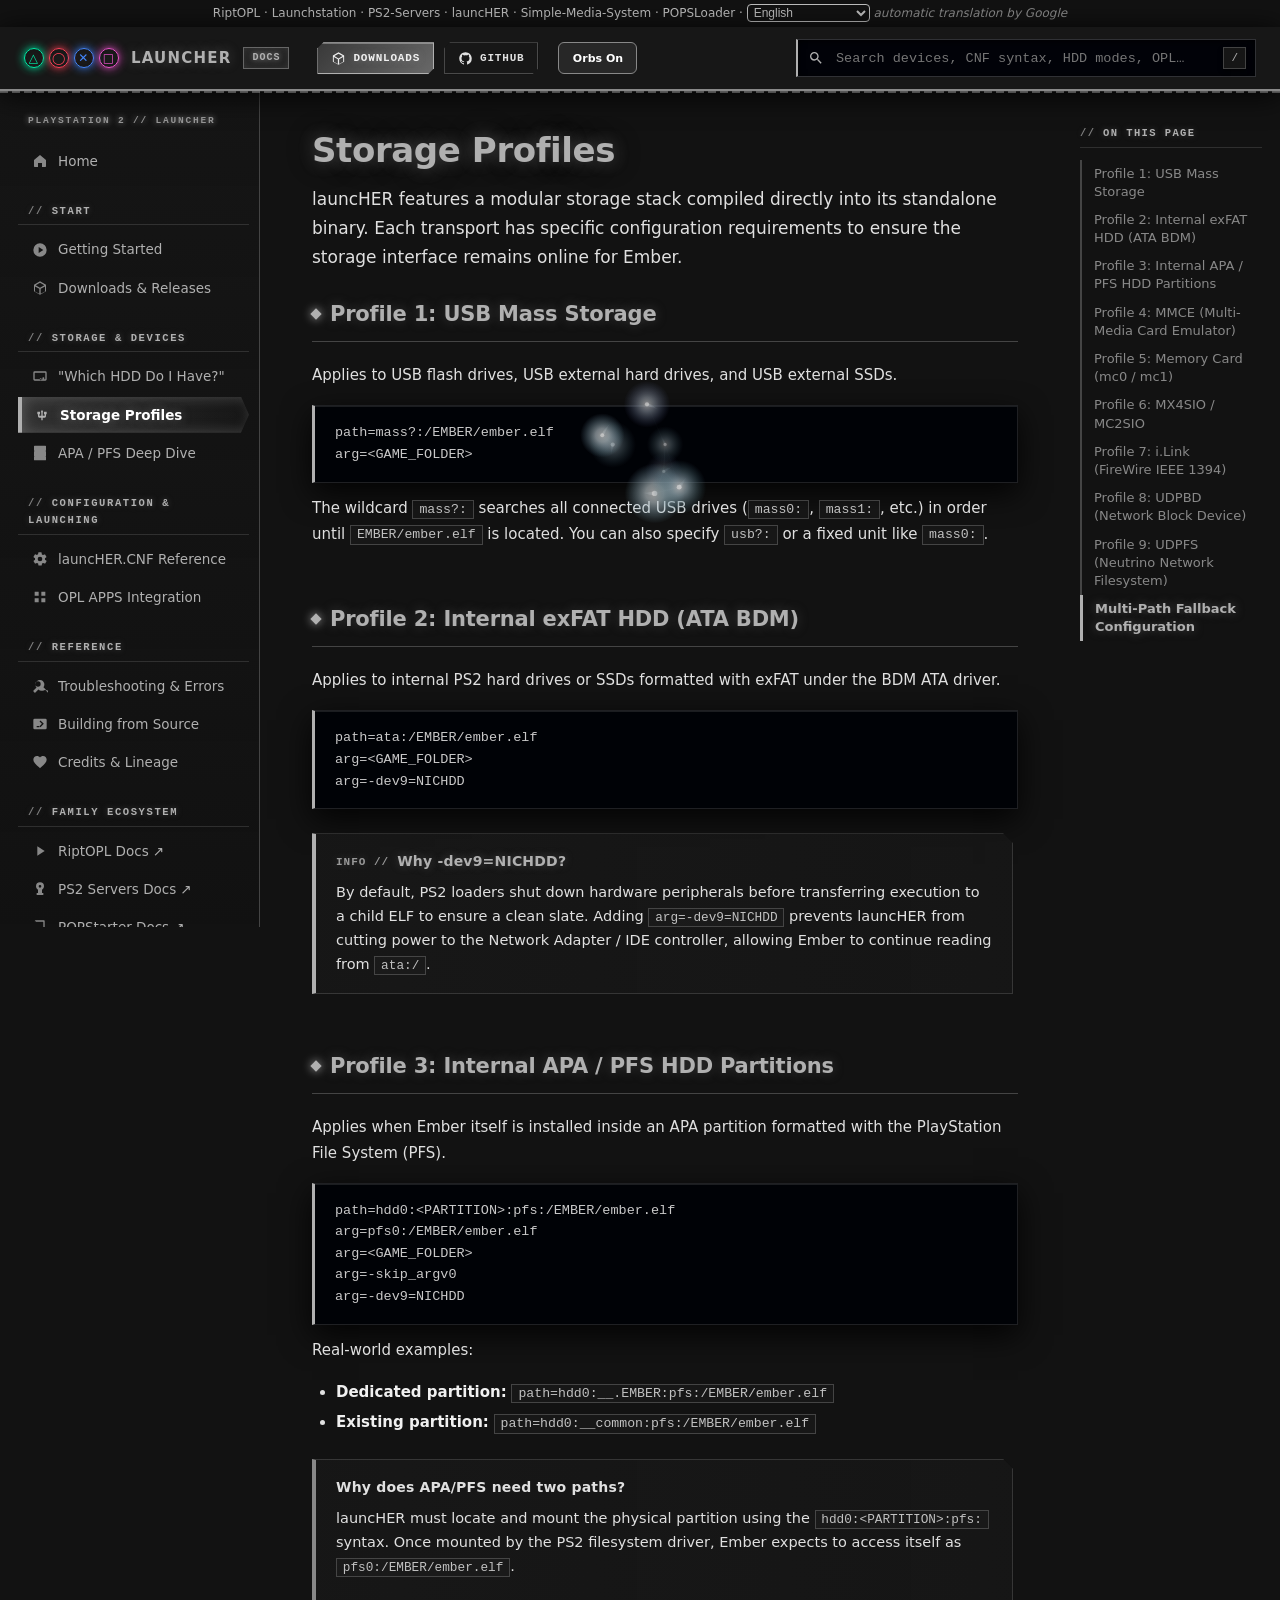
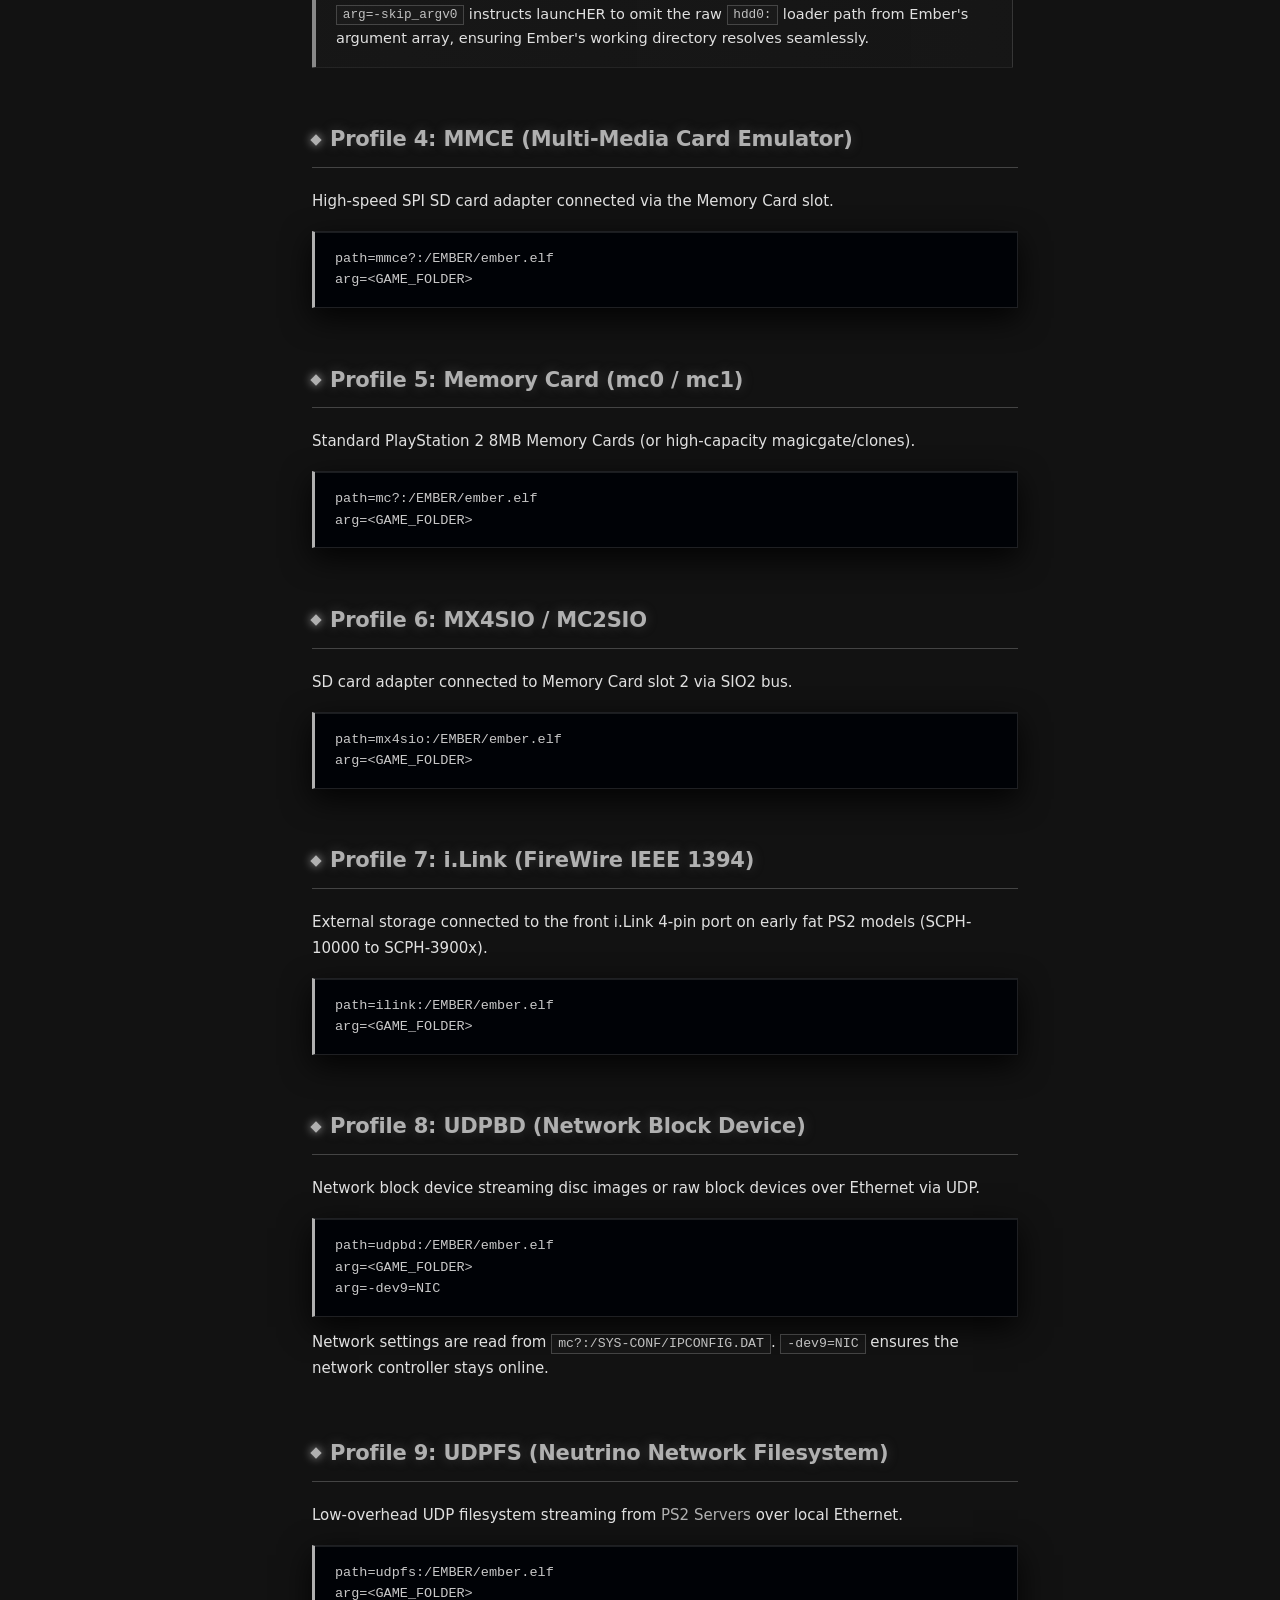
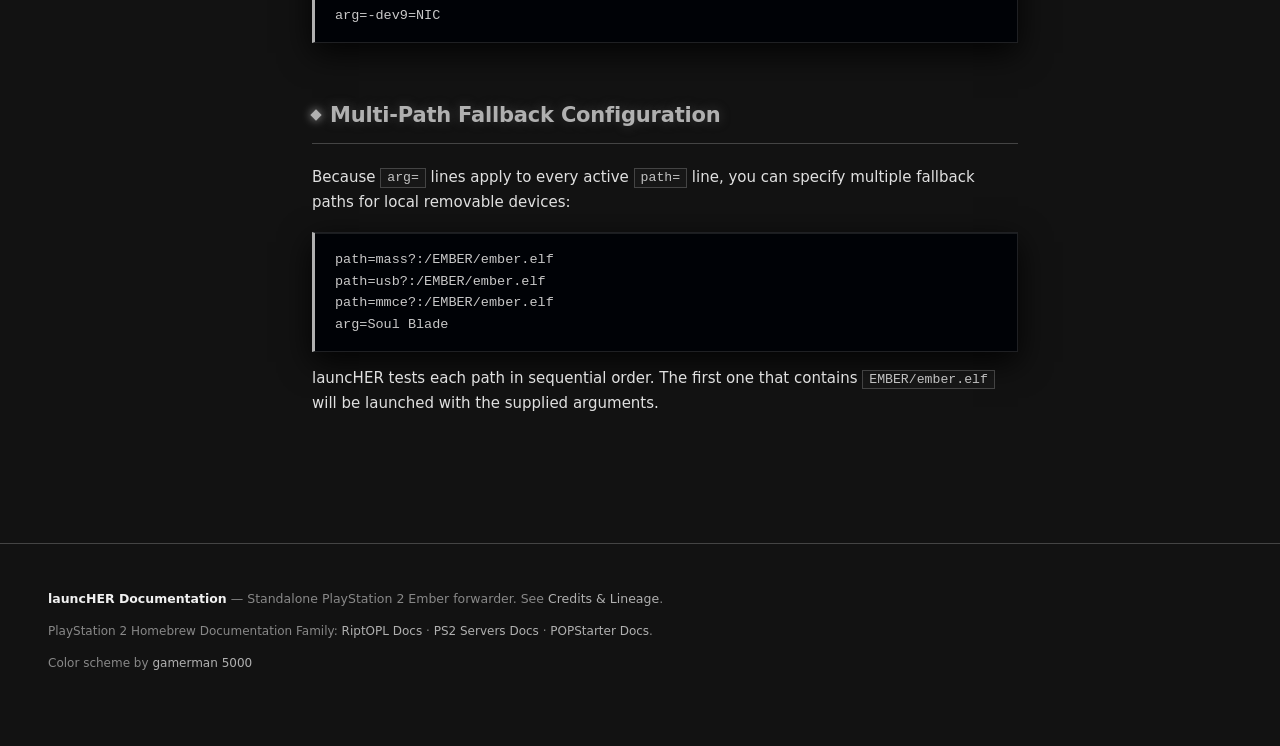
<file: docs/storage-profiles.html>
<!doctype html><html lang="en"><head>
<meta charset="utf-8"><meta name="viewport" content="width=device-width,initial-scale=1">
<title>Storage Profiles · launcHER Docs</title>
<meta name="description" content="Reference guide and configuration templates for all storage backends: USB, ATA exFAT, APA/PFS, MMCE, MX4SIO, i.Link, UDPBD, and UDPFS.">
<link rel="icon" type="image/svg+xml" href="assets/favicon.svg">
<link rel="icon" type="image/png" href="assets/favicon.png">
<meta property="og:site_name" content="launcHER Docs">
<meta property="og:type" content="website">
<link rel="stylesheet" href="assets/style.css?v=20261114-neutral">
</head><body data-base="">
<header class="topbar">
  <button class="menu-btn" aria-label="Menu">☰</button>
  <a class="brand" href="index.html">
    <span class="psbtns"><i class="tri">&#9651;</i><i class="cir">&#9711;</i><i class="cro">&#10005;</i><i class="squ">&#9633;</i></span>
    launcHER <small>DOCS</small></a>
  <div class="topbar-actions">
    <a class="topbar-btn primary" href="releases.html" title="Downloads &amp; Releases"><span class="icon icon-releases"></span>Downloads</a>
    <a class="topbar-btn" href="https://github.com/NathanNeurotic/launcHER" target="_blank" rel="noopener" title="GitHub Repository"><span class="icon icon-github"></span>GitHub</a>
  </div>
  <div class="search">
    <span class="ico"></span>
    <input id="q" type="search" placeholder="Search devices, CNF syntax, HDD modes, OPL…  ( / )" autocomplete="off">
    <kbd>/</kbd>
    <div id="results"></div>
  </div>
</header>
<canvas id="ps2-orbs" class="ps2-orbs-canvas" aria-hidden="true"></canvas>
<div class="layout">
  <nav class="sidebar">
    <div class="sidebar-brand-sub">PLAYSTATION 2 // LAUNCHER</div>
    <a href="index.html"><span class="icon icon-home"></span>Home</a>

    <h4>Start</h4>
    <a href="getting-started.html"><span class="icon icon-start"></span>Getting Started</a>
    <a href="releases.html"><span class="icon icon-releases"></span>Downloads &amp; Releases</a>

    <h4>Storage &amp; Devices</h4>
    <a href="hdd-modes.html"><span class="icon icon-hdd"></span>"Which HDD Do I Have?"</a>
    <a href="storage-profiles.html" class="active"><span class="icon icon-usb"></span>Storage Profiles</a>
    <a href="apa-pfs.html"><span class="icon icon-server"></span>APA / PFS Deep Dive</a>

    <h4>Configuration &amp; Launching</h4>
    <a href="configuration.html"><span class="icon icon-settings"></span>launcHER.CNF Reference</a>
    <a href="opl-apps.html"><span class="icon icon-apps"></span>OPL APPS Integration</a>

    <h4>Reference</h4>
    <a href="troubleshooting.html"><span class="icon icon-troubleshoot"></span>Troubleshooting &amp; Errors</a>
    <a href="building.html"><span class="icon icon-terminal"></span>Building from Source</a>
    <a href="credits.html"><span class="icon icon-credits"></span>Credits &amp; Lineage</a>

    <h4 style="margin-top:24px;">Family Ecosystem</h4>
    <a href="https://nathanneurotic.github.io/Open-PS2-Loader/"><span class="icon icon-play"></span>RiptOPL Docs ↗</a>
    <a href="https://nathanneurotic.github.io/PS2-Servers/"><span class="icon icon-netboot"></span>PS2 Servers Docs ↗</a>
    <a href="https://nathanneurotic.github.io/POPSLoader/"><span class="icon icon-book"></span>POPStarter Docs ↗</a>
  </nav>
  <main class="content">

<h1>Storage <span class="g">Profiles</span></h1>
<p class="lead">
  launcHER features a modular storage stack compiled directly into its standalone binary. Each transport has specific configuration requirements to ensure the storage interface remains online for Ember.
</p>

<h2 id="profile-usb">Profile 1: USB Mass Storage</h2>
<p>
  Applies to USB flash drives, USB external hard drives, and USB external SSDs.
</p>
<pre><code>path=mass?:/EMBER/ember.elf
arg=&lt;GAME_FOLDER&gt;</code></pre>

<p>
  The wildcard <code>mass?:</code> searches all connected USB drives (<code>mass0:</code>, <code>mass1:</code>, etc.) in order until <code>EMBER/ember.elf</code> is located. You can also specify <code>usb?:</code> or a fixed unit like <code>mass0:</code>.
</p>

<h2 id="profile-exfat">Profile 2: Internal exFAT HDD (ATA BDM)</h2>
<p>
  Applies to internal PS2 hard drives or SSDs formatted with exFAT under the BDM ATA driver.
</p>
<pre><code>path=ata:/EMBER/ember.elf
arg=&lt;GAME_FOLDER&gt;
arg=-dev9=NICHDD</code></pre>

<div class="callout info">
  <div class="h">Why -dev9=NICHDD?</div>
  By default, PS2 loaders shut down hardware peripherals before transferring execution to a child ELF to ensure a clean slate. Adding <code>arg=-dev9=NICHDD</code> prevents launcHER from cutting power to the Network Adapter / IDE controller, allowing Ember to continue reading from <code>ata:/</code>.
</div>

<h2 id="profile-apa-pfs">Profile 3: Internal APA / PFS HDD Partitions</h2>
<p>
  Applies when Ember itself is installed inside an APA partition formatted with the PlayStation File System (PFS).
</p>
<pre><code>path=hdd0:&lt;PARTITION&gt;:pfs:/EMBER/ember.elf
arg=pfs0:/EMBER/ember.elf
arg=&lt;GAME_FOLDER&gt;
arg=-skip_argv0
arg=-dev9=NICHDD</code></pre>

<p>Real-world examples:</p>
<ul>
  <li><b>Dedicated partition:</b> <code>path=hdd0:__.EMBER:pfs:/EMBER/ember.elf</code></li>
  <li><b>Existing partition:</b> <code>path=hdd0:__common:pfs:/EMBER/ember.elf</code></li>
</ul>

<div class="callout warning">
  <div class="h">Why does APA/PFS need two paths?</div>
  launcHER must locate and mount the physical partition using the <code>hdd0:&lt;PARTITION&gt;:pfs:</code> syntax. Once mounted by the PS2 filesystem driver, Ember expects to access itself as <code>pfs0:/EMBER/ember.elf</code>.
  <br><br>
  <code>arg=-skip_argv0</code> instructs launcHER to omit the raw <code>hdd0:</code> loader path from Ember's argument array, ensuring Ember's working directory resolves seamlessly.
</div>

<h2 id="profile-mmce">Profile 4: MMCE (Multi-Media Card Emulator)</h2>
<p>
  High-speed SPI SD card adapter connected via the Memory Card slot.
</p>
<pre><code>path=mmce?:/EMBER/ember.elf
arg=&lt;GAME_FOLDER&gt;</code></pre>

<h2 id="profile-mc">Profile 5: Memory Card (mc0 / mc1)</h2>
<p>
  Standard PlayStation 2 8MB Memory Cards (or high-capacity magicgate/clones).
</p>
<pre><code>path=mc?:/EMBER/ember.elf
arg=&lt;GAME_FOLDER&gt;</code></pre>

<h2 id="profile-mx4sio">Profile 6: MX4SIO / MC2SIO</h2>
<p>
  SD card adapter connected to Memory Card slot 2 via SIO2 bus.
</p>
<pre><code>path=mx4sio:/EMBER/ember.elf
arg=&lt;GAME_FOLDER&gt;</code></pre>

<h2 id="profile-ilink">Profile 7: i.Link (FireWire IEEE 1394)</h2>
<p>
  External storage connected to the front i.Link 4-pin port on early fat PS2 models (SCPH-10000 to SCPH-3900x).
</p>
<pre><code>path=ilink:/EMBER/ember.elf
arg=&lt;GAME_FOLDER&gt;</code></pre>

<h2 id="profile-udpbd">Profile 8: UDPBD (Network Block Device)</h2>
<p>
  Network block device streaming disc images or raw block devices over Ethernet via UDP.
</p>
<pre><code>path=udpbd:/EMBER/ember.elf
arg=&lt;GAME_FOLDER&gt;
arg=-dev9=NIC</code></pre>

<p>
  Network settings are read from <code>mc?:/SYS-CONF/IPCONFIG.DAT</code>. <code>-dev9=NIC</code> ensures the network controller stays online.
</p>

<h2 id="profile-udpfs">Profile 9: UDPFS (Neutrino Network Filesystem)</h2>
<p>
  Low-overhead UDP filesystem streaming from <a href="https://nathanneurotic.github.io/PS2-Servers/">PS2 Servers</a> over local Ethernet.
</p>
<pre><code>path=udpfs:/EMBER/ember.elf
arg=&lt;GAME_FOLDER&gt;
arg=-dev9=NIC</code></pre>

<h2 id="fallback-paths">Multi-Path Fallback Configuration</h2>
<p>
  Because <code>arg=</code> lines apply to every active <code>path=</code> line, you can specify multiple fallback paths for local removable devices:
</p>
<pre><code>path=mass?:/EMBER/ember.elf
path=usb?:/EMBER/ember.elf
path=mmce?:/EMBER/ember.elf
arg=Soul Blade</code></pre>

<p>
  launcHER tests each path in sequential order. The first one that contains <code>EMBER/ember.elf</code> will be launched with the supplied arguments.
</p>

</main>
  <aside class="toc"><div class="toc-h">On this page</div><nav id="toc-nav"></nav></aside>
</div>
<footer>
  <p><b>launcHER Documentation</b> &mdash; Standalone PlayStation 2 Ember forwarder.
  See <a href="credits.html">Credits &amp; Lineage</a>.</p>
  <p class="prov-inline">PlayStation 2 Homebrew Documentation Family:
  <a href="https://nathanneurotic.github.io/Open-PS2-Loader/">RiptOPL Docs</a> &middot;
  <a href="https://nathanneurotic.github.io/PS2-Servers/">PS2 Servers Docs</a> &middot;
  <a href="https://nathanneurotic.github.io/POPSLoader/">POPStarter Docs</a>.</p>
</footer>
<script src="assets/app.js?v=20261114-neutral"></script>
</body></html>
</file>
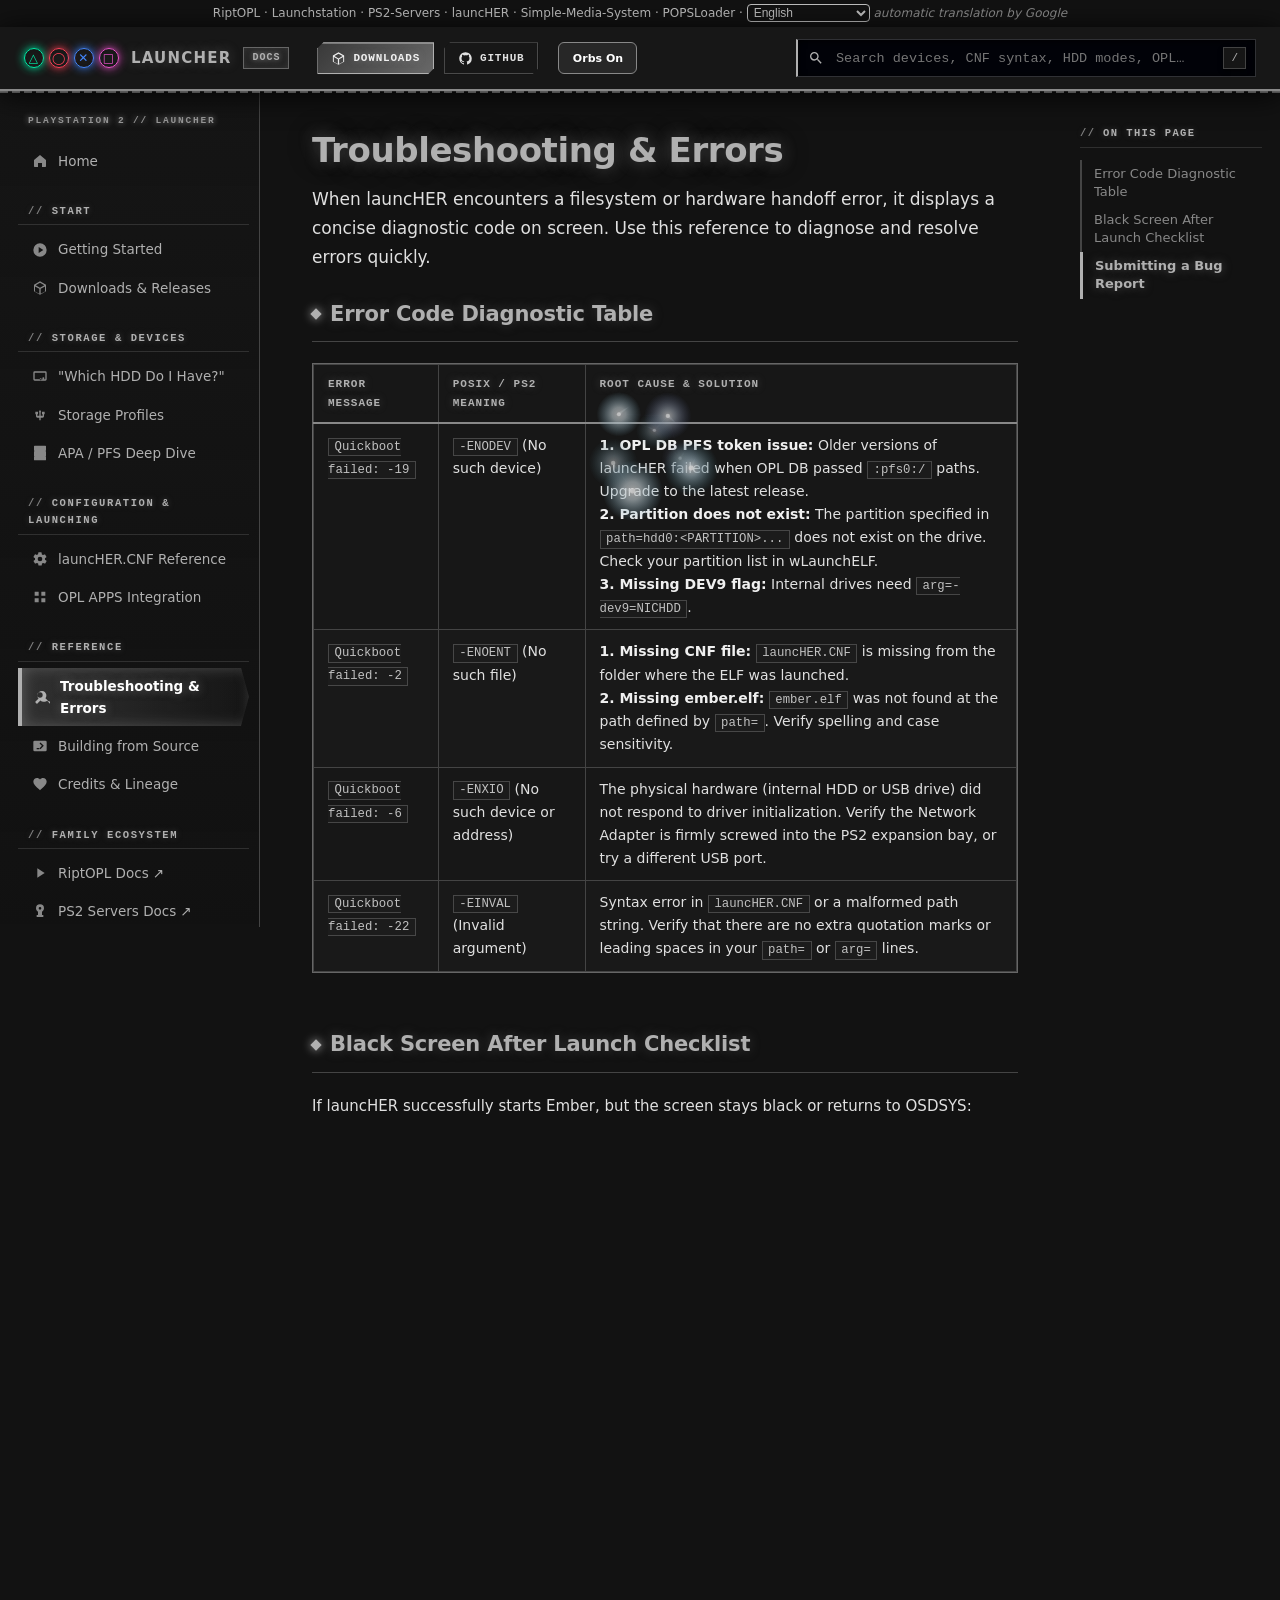
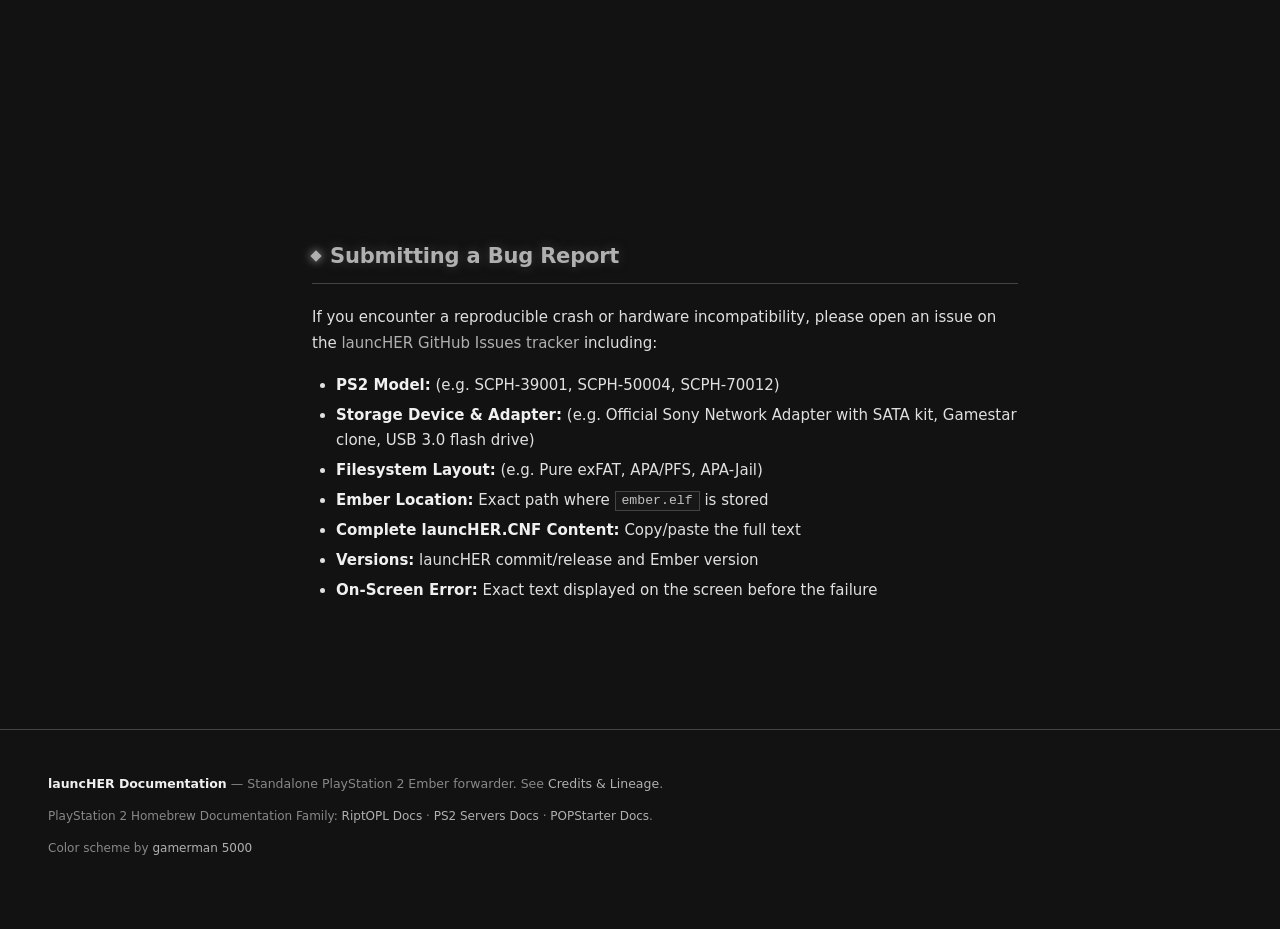
<file: docs/troubleshooting.html>
<!doctype html><html lang="en"><head>
<meta charset="utf-8"><meta name="viewport" content="width=device-width,initial-scale=1">
<title>Troubleshooting &amp; Errors · launcHER Docs</title>
<meta name="description" content="Resolve quickboot errors, -19 ENODEV, -2 ENOENT, black screens, partition mount failures, and hardware diagnostic reporting.">
<link rel="icon" type="image/svg+xml" href="assets/favicon.svg">
<link rel="icon" type="image/png" href="assets/favicon.png">
<meta property="og:site_name" content="launcHER Docs">
<meta property="og:type" content="website">
<link rel="stylesheet" href="assets/style.css?v=20261114-neutral">
</head><body data-base="">
<header class="topbar">
  <button class="menu-btn" aria-label="Menu">☰</button>
  <a class="brand" href="index.html">
    <span class="psbtns"><i class="tri">&#9651;</i><i class="cir">&#9711;</i><i class="cro">&#10005;</i><i class="squ">&#9633;</i></span>
    launcHER <small>DOCS</small></a>
  <div class="topbar-actions">
    <a class="topbar-btn primary" href="releases.html" title="Downloads &amp; Releases"><span class="icon icon-releases"></span>Downloads</a>
    <a class="topbar-btn" href="https://github.com/NathanNeurotic/launcHER" target="_blank" rel="noopener" title="GitHub Repository"><span class="icon icon-github"></span>GitHub</a>
  </div>
  <div class="search">
    <span class="ico"></span>
    <input id="q" type="search" placeholder="Search devices, CNF syntax, HDD modes, OPL…  ( / )" autocomplete="off">
    <kbd>/</kbd>
    <div id="results"></div>
  </div>
</header>
<canvas id="ps2-orbs" class="ps2-orbs-canvas" aria-hidden="true"></canvas>
<div class="layout">
  <nav class="sidebar">
    <div class="sidebar-brand-sub">PLAYSTATION 2 // LAUNCHER</div>
    <a href="index.html"><span class="icon icon-home"></span>Home</a>

    <h4>Start</h4>
    <a href="getting-started.html"><span class="icon icon-start"></span>Getting Started</a>
    <a href="releases.html"><span class="icon icon-releases"></span>Downloads &amp; Releases</a>

    <h4>Storage &amp; Devices</h4>
    <a href="hdd-modes.html"><span class="icon icon-hdd"></span>"Which HDD Do I Have?"</a>
    <a href="storage-profiles.html"><span class="icon icon-usb"></span>Storage Profiles</a>
    <a href="apa-pfs.html"><span class="icon icon-server"></span>APA / PFS Deep Dive</a>

    <h4>Configuration &amp; Launching</h4>
    <a href="configuration.html"><span class="icon icon-settings"></span>launcHER.CNF Reference</a>
    <a href="opl-apps.html"><span class="icon icon-apps"></span>OPL APPS Integration</a>

    <h4>Reference</h4>
    <a href="troubleshooting.html" class="active"><span class="icon icon-troubleshoot"></span>Troubleshooting &amp; Errors</a>
    <a href="building.html"><span class="icon icon-terminal"></span>Building from Source</a>
    <a href="credits.html"><span class="icon icon-credits"></span>Credits &amp; Lineage</a>

    <h4 style="margin-top:24px;">Family Ecosystem</h4>
    <a href="https://nathanneurotic.github.io/Open-PS2-Loader/"><span class="icon icon-play"></span>RiptOPL Docs ↗</a>
    <a href="https://nathanneurotic.github.io/PS2-Servers/"><span class="icon icon-netboot"></span>PS2 Servers Docs ↗</a>
    <a href="https://nathanneurotic.github.io/POPSLoader/"><span class="icon icon-book"></span>POPStarter Docs ↗</a>
  </nav>
  <main class="content">

<h1>Troubleshooting &amp; <span class="g">Errors</span></h1>
<p class="lead">
  When launcHER encounters a filesystem or hardware handoff error, it displays a concise diagnostic code on screen. Use this reference to diagnose and resolve errors quickly.
</p>

<h2 id="error-codes">Error Code Diagnostic Table</h2>

<div class="table-wrap">
  <table>
    <thead>
      <tr>
        <th>Error Message</th>
        <th>POSIX / PS2 Meaning</th>
        <th>Root Cause &amp; Solution</th>
      </tr>
    </thead>
    <tbody>
      <tr>
        <td><code>Quickboot failed: -19</code></td>
        <td><code>-ENODEV</code> (No such device)</td>
        <td>
          <b>1. OPL DB PFS token issue:</b> Older versions of launcHER failed when OPL DB passed <code>:pfs0:/</code> paths. Upgrade to the latest release.<br>
          <b>2. Partition does not exist:</b> The partition specified in <code>path=hdd0:&lt;PARTITION&gt;...</code> does not exist on the drive. Check your partition list in wLaunchELF.<br>
          <b>3. Missing DEV9 flag:</b> Internal drives need <code>arg=-dev9=NICHDD</code>.
        </td>
      </tr>
      <tr>
        <td><code>Quickboot failed: -2</code></td>
        <td><code>-ENOENT</code> (No such file)</td>
        <td>
          <b>1. Missing CNF file:</b> <code>launcHER.CNF</code> is missing from the folder where the ELF was launched.<br>
          <b>2. Missing ember.elf:</b> <code>ember.elf</code> was not found at the path defined by <code>path=</code>. Verify spelling and case sensitivity.
        </td>
      </tr>
      <tr>
        <td><code>Quickboot failed: -6</code></td>
        <td><code>-ENXIO</code> (No such device or address)</td>
        <td>
          The physical hardware (internal HDD or USB drive) did not respond to driver initialization. Verify the Network Adapter is firmly screwed into the PS2 expansion bay, or try a different USB port.
        </td>
      </tr>
      <tr>
        <td><code>Quickboot failed: -22</code></td>
        <td><code>-EINVAL</code> (Invalid argument)</td>
        <td>
          Syntax error in <code>launcHER.CNF</code> or a malformed path string. Verify that there are no extra quotation marks or leading spaces in your <code>path=</code> or <code>arg=</code> lines.
        </td>
      </tr>
    </tbody>
  </table>
</div>

<h2 id="black-screen-checklist">Black Screen After Launch Checklist</h2>
<p>
  If launcHER successfully starts Ember, but the screen stays black or returns to OSDSYS:
</p>

<div class="callout warning">
  <div class="h">1. Check the Game Argument</div>
  Did you pass <code>arg=Soul Blade</code> or did you pass <code>arg=Soul Blade/Soul Blade.cue</code>?
  <br>
  Ember requires the <b>bare folder name</b>. Passing a file path or <code>.cue</code> file will cause Ember to fail to load disc tracks.
</div>

<div class="callout warning">
  <div class="h">2. Verify bios.bin is Present</div>
  Ember requires a genuine PlayStation 1 BIOS image named <code>bios.bin</code> inside <code>EMBER/</code>:
  <pre><code>EMBER/
├── ember.elf
├── bios.bin         <span class="c">&lt;-- Required!</span>
└── games/</code></pre>
</div>

<div class="callout warning">
  <div class="h">3. Check DEV9 Persistence Flag</div>
  If you are launching from internal exFAT (<code>ata:/</code>) or an APA partition (<code>pfs0:/</code>), Ember needs the internal hard drive powered after handoff.
  <br>
  Ensure your <code>launcHER.CNF</code> includes:
  <pre><code>arg=-dev9=NICHDD</code></pre>
</div>

<h2 id="reporting-bugs">Submitting a Bug Report</h2>
<p>
  If you encounter a reproducible crash or hardware incompatibility, please open an issue on the
  <a href="https://github.com/NathanNeurotic/launcHER/issues" target="_blank" rel="noopener">launcHER GitHub Issues tracker</a> including:
</p>
<ul class="checklist">
  <li><b>PS2 Model:</b> (e.g. SCPH-39001, SCPH-50004, SCPH-70012)</li>
  <li><b>Storage Device &amp; Adapter:</b> (e.g. Official Sony Network Adapter with SATA kit, Gamestar clone, USB 3.0 flash drive)</li>
  <li><b>Filesystem Layout:</b> (e.g. Pure exFAT, APA/PFS, APA-Jail)</li>
  <li><b>Ember Location:</b> Exact path where <code>ember.elf</code> is stored</li>
  <li><b>Complete launcHER.CNF Content:</b> Copy/paste the full text</li>
  <li><b>Versions:</b> launcHER commit/release and Ember version</li>
  <li><b>On-Screen Error:</b> Exact text displayed on the screen before the failure</li>
</ul>

</main>
  <aside class="toc"><div class="toc-h">On this page</div><nav id="toc-nav"></nav></aside>
</div>
<footer>
  <p><b>launcHER Documentation</b> &mdash; Standalone PlayStation 2 Ember forwarder.
  See <a href="credits.html">Credits &amp; Lineage</a>.</p>
  <p class="prov-inline">PlayStation 2 Homebrew Documentation Family:
  <a href="https://nathanneurotic.github.io/Open-PS2-Loader/">RiptOPL Docs</a> &middot;
  <a href="https://nathanneurotic.github.io/PS2-Servers/">PS2 Servers Docs</a> &middot;
  <a href="https://nathanneurotic.github.io/POPSLoader/">POPStarter Docs</a>.</p>
</footer>
<script src="assets/app.js?v=20261114-neutral"></script>
</body></html>
</file>
<file: docs/assets/style.css>
/* PS2 documentation theme — subdued charcoal surfaces and neutral typography.
   Self-contained; keeps existing layouts, imagery, status indicators and PlayStation button symbols. */
:root {
  /* Low-saturation charcoal surfaces */
  --bg: #121212;
  --bg-deep: #161616;
  --bg-fog: #1c1c1c;
  --panel: rgba(24, 24, 24, 0.92);
  --panel2: rgba(28, 28, 28, 0.94);
  --panel-hover: rgba(33, 33, 33, 0.96);

  /* Readable neutral typography */
  --ink: #e0e0e0;         /* Neutral readable body text */
  --ink-bright: #f0f0f0;  /* Bright neutral emphasis */
  --ink2: #b0b0b0;        /* Secondary text */
  --ink3: #888888;        /* Subdued tertiary text */

  /* Neutral dividers and focus lines */
  --line: #444444;
  --line2: #666666;
  --line-glow: rgba(136, 136, 136, 0.55);

  /* Subdued gray system accents */
  --ps-blue: #888888;
  --ps-cyan: #b0b0b0;
  --ps-text-blue: #b0b0b0;
  --accent: #888888;
  --accent2: #b0b0b0;
  --accent-ghost: rgba(136, 136, 136, 0.16);
  --accent-glow: rgba(136, 136, 136, 0.35);

  /* Authentic PlayStation Controller Jewel Tones */
  --ps-tri: #00f0aa;
  --ps-o: #ff4359;
  --ps-x: #4488ff;
  --ps-sq: #f055d0;

  /* System Telemetry & Status */
  --good: #00f0aa;
  --warn: #ffb830;
  --bad: #ff4359;
  --info: #00d2ff;

  /* System Font Stacks */
  --mono: ui-monospace, "Cascadia Code", "Consolas", "SF Mono", Menlo, monospace;
  --sans: "Segoe UI", system-ui, -apple-system, Roboto, Helvetica, Arial, sans-serif;
  --maxw: 1380px;
}

* { box-sizing: border-box; }
html { scroll-behavior: smooth; background-color: var(--bg); }

body {
  margin: 0;
  color: var(--ink);
  font-family: var(--sans);
  font-size: 15px;
  line-height: 1.65;
  -webkit-font-smoothing: antialiased;
  -moz-osx-font-smoothing: grayscale;
  background-color: var(--bg);
  position: relative;
  min-height: 100vh;
  overflow-x: hidden;
}

/* ---- PS2 OSDSYS Volumetric Dark Blue Fog Atmosphere ---- */
body::before {
  content: "";
  position: fixed;
  top: -10%;
  left: -10%;
  width: 120%;
  height: 120%;
  z-index: -2;
  pointer-events: none;
  background-color: var(--bg);
  background-image:
    radial-gradient(ellipse 950px 650px at 15% 15%, rgba(78, 78, 78, 0.16), transparent 72%),
    radial-gradient(ellipse 1100px 750px at 85% 25%, rgba(76, 76, 76, 0.12), transparent 70%),
    radial-gradient(ellipse 850px 700px at 50% 60%, rgba(62, 62, 62, 0.15), transparent 75%),
    radial-gradient(ellipse 1200px 900px at 20% 85%, rgba(69, 69, 69, 0.11), transparent 72%),
    radial-gradient(ellipse 950px 650px at 80% 90%, rgba(65, 65, 65, 0.13), transparent 70%);
  background-size: 100% 100%;
  animation: osd-fog-drift 26s ease-in-out infinite alternate;
  will-change: transform;
}

@keyframes osd-fog-drift {
  0% {
    transform: scale(1) translate(0, 0);
    opacity: 0.85;
  }
  50% {
    transform: scale(1.04) translate(-1.5%, 2%);
    opacity: 1;
  }
  100% {
    transform: scale(1.02) translate(1.5%, -1.5%);
    opacity: 0.90;
  }
}

/* PS2 Seven Towers Vertical Data Pillars & Atmospheric Vignette */
body::after {
  content: "";
  position: fixed;
  top: 0;
  left: 0;
  right: 0;
  bottom: 0;
  z-index: -1;
  pointer-events: none;
  background-image:
    /* Seven Towers architectural sound pillar light shafts in the background */
    repeating-linear-gradient(90deg, transparent 0, transparent 116px, rgba(90, 90, 90, 0.015) 116px, rgba(136, 136, 136, 0.04) 118px, transparent 120px),
    /* Faint CRT OSD phosphor line texture */
    linear-gradient(rgba(0, 0, 0, 0) 50%, rgba(0, 0, 0, 0.22) 50%),
    /* Deep black edge vignette keeping the focus centered */
    radial-gradient(ellipse at 50% 45%, transparent 45%, rgba(0, 0, 0, 0.82) 100%);
  background-size: 960px 100%, 100% 4px, 100% 100%;
}

a { color: var(--ps-cyan); text-decoration: none; transition: all 0.15s ease; }
a:hover { color: #ffffff; text-shadow: 0 0 10px var(--ps-cyan); text-decoration: none; }
strong, b { color: var(--ink-bright); font-weight: 700; }
code, kbd, pre { font-family: var(--mono); }
img { max-width: 100%; border: 1px solid var(--line2); }

/* ---- Console Vector Icon System ---- */
.icon {
  display: inline-block;
  width: 16px;
  height: 16px;
  vertical-align: -0.15em;
  background-color: currentColor;
  -webkit-mask-size: contain;
  mask-size: contain;
  -webkit-mask-repeat: no-repeat;
  mask-repeat: no-repeat;
  -webkit-mask-position: center;
  mask-position: center;
  flex-shrink: 0;
  transition: transform 0.15s ease, filter 0.15s ease;
}

.icon-home { -webkit-mask-image: url('data:image/svg+xml,%3Csvg%20xmlns%3D%22http%3A//www.w3.org/2000/svg%22%20viewBox%3D%220%200%2024%2024%22%3E%3Cpath%20fill%3D%22%23000%22%20d%3D%22M3%2010.5L12%203l9%207.5V20a1%201%200%200%201-1%201h-5v-6h-6v6H4a1%201%200%200%201-1-1v-9.5z%22/%3E%3C/svg%3E'); mask-image: url('data:image/svg+xml,%3Csvg%20xmlns%3D%22http%3A//www.w3.org/2000/svg%22%20viewBox%3D%220%200%2024%2024%22%3E%3Cpath%20fill%3D%22%23000%22%20d%3D%22M3%2010.5L12%203l9%207.5V20a1%201%200%200%201-1%201h-5v-6h-6v6H4a1%201%200%200%201-1-1v-9.5z%22/%3E%3C/svg%3E'); }
.icon-start { -webkit-mask-image: url('data:image/svg+xml,%3Csvg%20xmlns%3D%22http%3A//www.w3.org/2000/svg%22%20viewBox%3D%220%200%2024%2024%22%3E%3Cpath%20fill%3D%22%23000%22%20d%3D%22M12%202a10%2010%200%201%200%2010%2010A10%2010%200%200%200%2012%202zm-2%2014.5v-9l7%204.5-7%204.5z%22/%3E%3C/svg%3E'); mask-image: url('data:image/svg+xml,%3Csvg%20xmlns%3D%22http%3A//www.w3.org/2000/svg%22%20viewBox%3D%220%200%2024%2024%22%3E%3Cpath%20fill%3D%22%23000%22%20d%3D%22M12%202a10%2010%200%201%200%2010%2010A10%2010%200%200%200%2012%202zm-2%2014.5v-9l7%204.5-7%204.5z%22/%3E%3C/svg%3E'); }
.icon-install { -webkit-mask-image: url('data:image/svg+xml,%3Csvg%20xmlns%3D%22http%3A//www.w3.org/2000/svg%22%20viewBox%3D%220%200%2024%2024%22%3E%3Cpath%20fill%3D%22%23000%22%20d%3D%22M19%209h-4V3H9v6H5l7%207%207-7zM5%2018v2h14v-2H5z%22/%3E%3C/svg%3E'); mask-image: url('data:image/svg+xml,%3Csvg%20xmlns%3D%22http%3A//www.w3.org/2000/svg%22%20viewBox%3D%220%200%2024%2024%22%3E%3Cpath%20fill%3D%22%23000%22%20d%3D%22M19%209h-4V3H9v6H5l7%207%207-7zM5%2018v2h14v-2H5z%22/%3E%3C/svg%3E'); }
.icon-usb { -webkit-mask-image: url('data:image/svg+xml,%3Csvg%20xmlns%3D%22http%3A//www.w3.org/2000/svg%22%20viewBox%3D%220%200%2024%2024%22%3E%3Cpath%20fill%3D%22%23000%22%20d%3D%22M15%207v4h1v2h-3V8h1L12%204%2010%208h1v5H8v-2h1V7H5v4h1v3a2%202%200%200%200%202%202h3v4h2v-4h3a2%202%200%200%200%202-2v-3h1V7h-4z%22/%3E%3C/svg%3E'); mask-image: url('data:image/svg+xml,%3Csvg%20xmlns%3D%22http%3A//www.w3.org/2000/svg%22%20viewBox%3D%220%200%2024%2024%22%3E%3Cpath%20fill%3D%22%23000%22%20d%3D%22M15%207v4h1v2h-3V8h1L12%204%2010%208h1v5H8v-2h1V7H5v4h1v3a2%202%200%200%200%202%202h3v4h2v-4h3a2%202%200%200%200%202-2v-3h1V7h-4z%22/%3E%3C/svg%3E'); }
.icon-mmce { -webkit-mask-image: url('data:image/svg+xml,%3Csvg%20xmlns%3D%22http%3A//www.w3.org/2000/svg%22%20viewBox%3D%220%200%2024%2024%22%3E%3Cpath%20fill%3D%22%23000%22%20d%3D%22M18%202H9L4%207v14a1%201%200%200%200%201%201h13a1%201%200%200%200%201-1V3a1%201%200%200%200-1-1zm-1%2018H6V8.5L9.5%204H17v16zm-7-11h2v4h-2zm3%200h2v4h-2z%22/%3E%3C/svg%3E'); mask-image: url('data:image/svg+xml,%3Csvg%20xmlns%3D%22http%3A//www.w3.org/2000/svg%22%20viewBox%3D%220%200%2024%2024%22%3E%3Cpath%20fill%3D%22%23000%22%20d%3D%22M18%202H9L4%207v14a1%201%200%200%200%201%201h13a1%201%200%200%200%201-1V3a1%201%200%200%200-1-1zm-1%2018H6V8.5L9.5%204H17v16zm-7-11h2v4h-2zm3%200h2v4h-2z%22/%3E%3C/svg%3E'); }
.icon-smb { -webkit-mask-image: url('data:image/svg+xml,%3Csvg%20xmlns%3D%22http%3A//www.w3.org/2000/svg%22%20viewBox%3D%220%200%2024%2024%22%3E%3Cpath%20fill%3D%22%23000%22%20d%3D%22M4%204h16a1%201%200%200%201%201%201v5a1%201%200%200%201-1%201H4a1%201%200%200%201-1-1V5a1%201%200%200%201%201-1zm0%209h16a1%201%200%200%201%201%201v5a1%201%200%200%201-1%201H4a1%201%200%200%201-1-1v-5a1%201%200%200%201%201-1zm2-7v2h2V6H6zm0%209v2h2v-2H6zm10-9h2v2h-2V6zm0%209h2v2h-2v-2z%22/%3E%3C/svg%3E'); mask-image: url('data:image/svg+xml,%3Csvg%20xmlns%3D%22http%3A//www.w3.org/2000/svg%22%20viewBox%3D%220%200%2024%2024%22%3E%3Cpath%20fill%3D%22%23000%22%20d%3D%22M4%204h16a1%201%200%200%201%201%201v5a1%201%200%200%201-1%201H4a1%201%200%200%201-1-1V5a1%201%200%200%201%201-1zm0%209h16a1%201%200%200%201%201%201v5a1%201%200%200%201-1%201H4a1%201%200%200%201-1-1v-5a1%201%200%200%201%201-1zm2-7v2h2V6H6zm0%209v2h2v-2H6zm10-9h2v2h-2V6zm0%209h2v2h-2v-2z%22/%3E%3C/svg%3E'); }
.icon-hdd { -webkit-mask-image: url('data:image/svg+xml,%3Csvg%20xmlns%3D%22http%3A//www.w3.org/2000/svg%22%20viewBox%3D%220%200%2024%2024%22%3E%3Cpath%20fill%3D%22%23000%22%20d%3D%22M4%205h16a2%202%200%200%201%202%202v10a2%202%200%200%201-2%202H4a2%202%200%200%201-2-2V7a2%202%200%200%201%202-2zm0%202v10h16V7H4zm13%207a1.5%201.5%200%201%200%200%203%201.5%201.5%200%200%200%200-3zm-4%201.5a1.5%201.5%200%201%200%200%203%201.5%201.5%200%200%200%200-3z%22/%3E%3C/svg%3E'); mask-image: url('data:image/svg+xml,%3Csvg%20xmlns%3D%22http%3A//www.w3.org/2000/svg%22%20viewBox%3D%220%200%2024%2024%22%3E%3Cpath%20fill%3D%22%23000%22%20d%3D%22M4%205h16a2%202%200%200%201%202%202v10a2%202%200%200%201-2%202H4a2%202%200%200%201-2-2V7a2%202%200%200%201%202-2zm0%202v10h16V7H4zm13%207a1.5%201.5%200%201%200%200%203%201.5%201.5%200%200%200%200-3zm-4%201.5a1.5%201.5%200%201%200%200%203%201.5%201.5%200%200%200%200-3z%22/%3E%3C/svg%3E'); }
.icon-netboot { -webkit-mask-image: url('data:image/svg+xml,%3Csvg%20xmlns%3D%22http%3A//www.w3.org/2000/svg%22%20viewBox%3D%220%200%2024%2024%22%3E%3Cpath%20fill%3D%22%23000%22%20d%3D%22M12%202a6%206%200%200%200-6%206c0%202.2%201.2%204.1%203%205.1V18H7v3h10v-3h-2v-4.9c1.8-1%203-2.9%203-5.1a6%206%200%200%200-6-6zm-2%206a2%202%200%201%201%204%200%202%202%200%200%201-4%200z%22/%3E%3C/svg%3E'); mask-image: url('data:image/svg+xml,%3Csvg%20xmlns%3D%22http%3A//www.w3.org/2000/svg%22%20viewBox%3D%220%200%2024%2024%22%3E%3Cpath%20fill%3D%22%23000%22%20d%3D%22M12%202a6%206%200%200%200-6%206c0%202.2%201.2%204.1%203%205.1V18H7v3h10v-3h-2v-4.9c1.8-1%203-2.9%203-5.1a6%206%200%200%200-6-6zm-2%206a2%202%200%201%201%204%200%202%202%200%200%201-4%200z%22/%3E%3C/svg%3E'); }
.icon-http { -webkit-mask-image: url('data:image/svg+xml,%3Csvg%20xmlns%3D%22http%3A//www.w3.org/2000/svg%22%20viewBox%3D%220%200%2024%2024%22%3E%3Cpath%20fill%3D%22%23000%22%20d%3D%22M12%202a10%2010%200%201%200%2010%2010A10%2010%200%200%200%2012%202zm7.9%209h-3.9a15.7%2015.7%200%200%200-1.3-5A8%208%200%200%201%2019.9%2011zM12%204a14%2014%200%200%201%201.9%207h-3.8A14%2014%200%200%201%2012%204zM4.1%2013h3.9a15.7%2015.7%200%200%200%201.3%205A8%208%200%200%201%204.1%2013zm3.9-2H4.1A8%208%200%200%201%209.3%206a15.7%2015.7%200%200%200-1.3%205zm4%209a14%2014%200%200%201-1.9-7h3.8A14%2014%200%200%201%2012%2020zm2.7-2a15.7%2015.7%200%200%200%201.3-5h3.9a8%208%200%200%201-5.2%205z%22/%3E%3C/svg%3E'); mask-image: url('data:image/svg+xml,%3Csvg%20xmlns%3D%22http%3A//www.w3.org/2000/svg%22%20viewBox%3D%220%200%2024%2024%22%3E%3Cpath%20fill%3D%22%23000%22%20d%3D%22M12%202a10%2010%200%201%200%2010%2010A10%2010%200%200%200%2012%202zm7.9%209h-3.9a15.7%2015.7%200%200%200-1.3-5A8%208%200%200%201%2019.9%2011zM12%204a14%2014%200%200%201%201.9%207h-3.8A14%2014%200%200%201%2012%204zM4.1%2013h3.9a15.7%2015.7%200%200%200%201.3%205A8%208%200%200%201%204.1%2013zm3.9-2H4.1A8%208%200%200%201%209.3%206a15.7%2015.7%200%200%200-1.3%205zm4%209a14%2014%200%200%201-1.9-7h3.8A14%2014%200%200%201%2012%2020zm2.7-2a15.7%2015.7%200%200%200%201.3-5h3.9a8%208%200%200%201-5.2%205z%22/%3E%3C/svg%3E'); }
.icon-ps1 { -webkit-mask-image: url('data:image/svg+xml,%3Csvg%20xmlns%3D%22http%3A//www.w3.org/2000/svg%22%20viewBox%3D%220%200%2024%2024%22%3E%3Cpath%20fill%3D%22%23000%22%20d%3D%22M12%202a10%2010%200%201%200%2010%2010A10%2010%200%200%200%2012%202zm0%2018a8%208%200%201%201%208-8%208%208%200%200%201-8%208zm0-11a3%203%200%201%200%203%203%203%203%200%200%200-3-3zm0%204a1%201%200%201%201%201-1%201%201%200%200%201-1%201z%22/%3E%3C/svg%3E'); mask-image: url('data:image/svg+xml,%3Csvg%20xmlns%3D%22http%3A//www.w3.org/2000/svg%22%20viewBox%3D%220%200%2024%2024%22%3E%3Cpath%20fill%3D%22%23000%22%20d%3D%22M12%202a10%2010%200%201%200%2010%2010A10%2010%200%200%200%2012%202zm0%2018a8%208%200%201%201%208-8%208%208%200%200%201-8%208zm0-11a3%203%200%201%200%203%203%203%203%200%200%200-3-3zm0%204a1%201%200%201%201%201-1%201%201%200%200%201-1%201z%22/%3E%3C/svg%3E'); }
.icon-neutrino { -webkit-mask-image: url('data:image/svg+xml,%3Csvg%20xmlns%3D%22http%3A//www.w3.org/2000/svg%22%20viewBox%3D%220%200%2024%2024%22%3E%3Cpath%20fill%3D%22%23000%22%20d%3D%22M12%207a5%205%200%201%200%205%205%205%205%200%200%200-5-5zm0%208a3%203%200%201%201%203-3%203%203%200%200%201-3%203zm9-4h-2a7%207%200%200%200-5-5V4a9%209%200%200%201%207%207zm-8-7v2a7%207%200%200%200-5%205H4a9%209%200%200%201%207-7zm-7%208h2a7%207%200%200%200%205%205v2a9%209%200%200%201-7-7zm8%207v-2a7%207%200%200%200%205-5h2a9%209%200%200%201-7%207z%22/%3E%3C/svg%3E'); mask-image: url('data:image/svg+xml,%3Csvg%20xmlns%3D%22http%3A//www.w3.org/2000/svg%22%20viewBox%3D%220%200%2024%2024%22%3E%3Cpath%20fill%3D%22%23000%22%20d%3D%22M12%207a5%205%200%201%200%205%205%205%205%200%200%200-5-5zm0%208a3%203%200%201%201%203-3%203%203%200%200%201-3%203zm9-4h-2a7%207%200%200%200-5-5V4a9%209%200%200%201%207%207zm-8-7v2a7%207%200%200%200-5%205H4a9%209%200%200%201%207-7zm-7%208h2a7%207%200%200%200%205%205v2a9%209%200%200%201-7-7zm8%207v-2a7%207%200%200%200%205-5h2a9%209%200%200%201-7%207z%22/%3E%3C/svg%3E'); }
.icon-coverflow { -webkit-mask-image: url('data:image/svg+xml,%3Csvg%20xmlns%3D%22http%3A//www.w3.org/2000/svg%22%20viewBox%3D%220%200%2024%2024%22%3E%3Cpath%20fill%3D%22%23000%22%20d%3D%22M4%206h3v12H4zm13%200h3v12h-3zm-6-2h4v16h-4z%22/%3E%3C/svg%3E'); mask-image: url('data:image/svg+xml,%3Csvg%20xmlns%3D%22http%3A//www.w3.org/2000/svg%22%20viewBox%3D%220%200%2024%2024%22%3E%3Cpath%20fill%3D%22%23000%22%20d%3D%22M4%206h3v12H4zm13%200h3v12h-3zm-6-2h4v16h-4z%22/%3E%3C/svg%3E'); }
.icon-favorites { -webkit-mask-image: url('data:image/svg+xml,%3Csvg%20xmlns%3D%22http%3A//www.w3.org/2000/svg%22%20viewBox%3D%220%200%2024%2024%22%3E%3Cpath%20fill%3D%22%23000%22%20d%3D%22M12%202l3.09%206.26L22%209.27l-5%204.87%201.18%206.88L12%2017.77l-6.18%203.25L7%2014.14%202%209.27l6.91-1.01L12%202z%22/%3E%3C/svg%3E'); mask-image: url('data:image/svg+xml,%3Csvg%20xmlns%3D%22http%3A//www.w3.org/2000/svg%22%20viewBox%3D%220%200%2024%2024%22%3E%3Cpath%20fill%3D%22%23000%22%20d%3D%22M12%202l3.09%206.26L22%209.27l-5%204.87%201.18%206.88L12%2017.77l-6.18%203.25L7%2014.14%202%209.27l6.91-1.01L12%202z%22/%3E%3C/svg%3E'); }
.icon-apps { -webkit-mask-image: url('data:image/svg+xml,%3Csvg%20xmlns%3D%22http%3A//www.w3.org/2000/svg%22%20viewBox%3D%220%200%2024%2024%22%3E%3Cpath%20fill%3D%22%23000%22%20d%3D%22M4%204h6v6H4zm10%200h6v6h-6zM4%2014h6v6H4zm10%200h6v6h-6z%22/%3E%3C/svg%3E'); mask-image: url('data:image/svg+xml,%3Csvg%20xmlns%3D%22http%3A//www.w3.org/2000/svg%22%20viewBox%3D%220%200%2024%2024%22%3E%3Cpath%20fill%3D%22%23000%22%20d%3D%22M4%204h6v6H4zm10%200h6v6h-6zM4%2014h6v6H4zm10%200h6v6h-6z%22/%3E%3C/svg%3E'); }
.icon-settings-pergame { -webkit-mask-image: url('data:image/svg+xml,%3Csvg%20xmlns%3D%22http%3A//www.w3.org/2000/svg%22%20viewBox%3D%220%200%2024%2024%22%3E%3Cpath%20fill%3D%22%23000%22%20d%3D%22M4%206h10v2H4zm0%2010h6v2H4zm10-3H4v2h10zm2-4h4v2h-4zm-4%204h8v2h-8zm6%203h2v2h-2z%22/%3E%3C/svg%3E'); mask-image: url('data:image/svg+xml,%3Csvg%20xmlns%3D%22http%3A//www.w3.org/2000/svg%22%20viewBox%3D%220%200%2024%2024%22%3E%3Cpath%20fill%3D%22%23000%22%20d%3D%22M4%206h10v2H4zm0%2010h6v2H4zm10-3H4v2h10zm2-4h4v2h-4zm-4%204h8v2h-8zm6%203h2v2h-2z%22/%3E%3C/svg%3E'); }
.icon-gsm { -webkit-mask-image: url('data:image/svg+xml,%3Csvg%20xmlns%3D%22http%3A//www.w3.org/2000/svg%22%20viewBox%3D%220%200%2024%2024%22%3E%3Cpath%20fill%3D%22%23000%22%20d%3D%22M21%204H3a1%201%200%200%200-1%201v12a1%201%200%200%200%201%201h7v2H8v2h8v-2h-2v-2h7a1%201%200%200%200%201-1V5a1%201%200%200%200-1-1zm-1%2012H4V6h16v10z%22/%3E%3C/svg%3E'); mask-image: url('data:image/svg+xml,%3Csvg%20xmlns%3D%22http%3A//www.w3.org/2000/svg%22%20viewBox%3D%220%200%2024%2024%22%3E%3Cpath%20fill%3D%22%23000%22%20d%3D%22M21%204H3a1%201%200%200%200-1%201v12a1%201%200%200%200%201%201h7v2H8v2h8v-2h-2v-2h7a1%201%200%200%200%201-1V5a1%201%200%200%200-1-1zm-1%2012H4V6h16v10z%22/%3E%3C/svg%3E'); }
.icon-igr { -webkit-mask-image: url('data:image/svg+xml,%3Csvg%20xmlns%3D%22http%3A//www.w3.org/2000/svg%22%20viewBox%3D%220%200%2024%2024%22%3E%3Cpath%20fill%3D%22%23000%22%20d%3D%22M12%204V1L8%205l4%204V6a6%206%200%201%201-6%206H4a8%208%200%201%200%208-8z%22/%3E%3C/svg%3E'); mask-image: url('data:image/svg+xml,%3Csvg%20xmlns%3D%22http%3A//www.w3.org/2000/svg%22%20viewBox%3D%220%200%2024%2024%22%3E%3Cpath%20fill%3D%22%23000%22%20d%3D%22M12%204V1L8%205l4%204V6a6%206%200%201%201-6%206H4a8%208%200%201%200%208-8z%22/%3E%3C/svg%3E'); }
.icon-vmc { -webkit-mask-image: url('data:image/svg+xml,%3Csvg%20xmlns%3D%22http%3A//www.w3.org/2000/svg%22%20viewBox%3D%220%200%2024%2024%22%3E%3Cpath%20fill%3D%22%23000%22%20d%3D%22M6%203h12a2%202%200%200%201%202%202v14a2%202%200%200%201-2%202H6a2%202%200%200%201-2-2V5a2%202%200%200%201%202-2zm1%203v3h10V6H7zm0%205v2h10v-2H7zm0%204v2h10v-2H7z%22/%3E%3C/svg%3E'); mask-image: url('data:image/svg+xml,%3Csvg%20xmlns%3D%22http%3A//www.w3.org/2000/svg%22%20viewBox%3D%220%200%2024%2024%22%3E%3Cpath%20fill%3D%22%23000%22%20d%3D%22M6%203h12a2%202%200%200%201%202%202v14a2%202%200%200%201-2%202H6a2%202%200%200%201-2-2V5a2%202%200%200%201%202-2zm1%203v3h10V6H7zm0%205v2h10v-2H7zm0%204v2h10v-2H7z%22/%3E%3C/svg%3E'); }
.icon-cheats { -webkit-mask-image: url('data:image/svg+xml,%3Csvg%20xmlns%3D%22http%3A//www.w3.org/2000/svg%22%20viewBox%3D%220%200%2024%2024%22%3E%3Cpath%20fill%3D%22%23000%22%20d%3D%22M21%206H3a2%202%200%200%200-2%202v8a2%202%200%200%200%202%202h18a2%202%200%200%200%202-2V8a2%202%200%200%200-2-2zm-11%207H8v2H6v-2H4v-2h2V9h2v2h2v2zm7%201a1.5%201.5%200%201%201%200-3%201.5%201.5%200%200%201%200%203zm2-3a1.5%201.5%200%201%201%200-3%201.5%201.5%200%200%201%200%203z%22/%3E%3C/svg%3E'); mask-image: url('data:image/svg+xml,%3Csvg%20xmlns%3D%22http%3A//www.w3.org/2000/svg%22%20viewBox%3D%220%200%2024%2024%22%3E%3Cpath%20fill%3D%22%23000%22%20d%3D%22M21%206H3a2%202%200%200%200-2%202v8a2%202%200%200%200%202%202h18a2%202%200%200%200%202-2V8a2%202%200%200%200-2-2zm-11%207H8v2H6v-2H4v-2h2V9h2v2h2v2zm7%201a1.5%201.5%200%201%201%200-3%201.5%201.5%200%200%201%200%203zm2-3a1.5%201.5%200%201%201%200-3%201.5%201.5%200%200%201%200%203z%22/%3E%3C/svg%3E'); }
.icon-ra { -webkit-mask-image: url('data:image/svg+xml,%3Csvg%20xmlns%3D%22http%3A//www.w3.org/2000/svg%22%20viewBox%3D%220%200%2024%2024%22%3E%3Cpath%20fill%3D%22%23000%22%20d%3D%22M19%204h-2V3a1%201%200%200%200-1-1H8a1%201%200%200%200-1%201v1H5a2%202%200%200%200-2%202v3a4%204%200%200%200%204%204h.3A6%206%200%200%200%2011%2015.9V18H8v2h8v-2h-3v-2.1a6%206%200%200%200%203.7-2.9h.3a4%204%200%200%200%204-4V6a2%202%200%200%200-2-2zM5%209V6h2v4.8A2%202%200%200%201%205%209zm14%200a2%202%200%200%201-2%201.8V6h2v3z%22/%3E%3C/svg%3E'); mask-image: url('data:image/svg+xml,%3Csvg%20xmlns%3D%22http%3A//www.w3.org/2000/svg%22%20viewBox%3D%220%200%2024%2024%22%3E%3Cpath%20fill%3D%22%23000%22%20d%3D%22M19%204h-2V3a1%201%200%200%200-1-1H8a1%201%200%200%200-1%201v1H5a2%202%200%200%200-2%202v3a4%204%200%200%200%204%204h.3A6%206%200%200%200%2011%2015.9V18H8v2h8v-2h-3v-2.1a6%206%200%200%200%203.7-2.9h.3a4%204%200%200%200%204-4V6a2%202%200%200%200-2-2zM5%209V6h2v4.8A2%202%200%200%201%205%209zm14%200a2%202%200%200%201-2%201.8V6h2v3z%22/%3E%3C/svg%3E'); }
.icon-themes { -webkit-mask-image: url('data:image/svg+xml,%3Csvg%20xmlns%3D%22http%3A//www.w3.org/2000/svg%22%20viewBox%3D%220%200%2024%2024%22%3E%3Cpath%20fill%3D%22%23000%22%20d%3D%22M12%202a10%2010%200%200%200-10%2010%2010%2010%200%200%200%2010%2010c1.7%200%203-1.3%203-3%200-.8-.3-1.5-.8-2-.5-.5-.7-1.1-.7-1.8%200-1.7%201.3-3%203-3h1.5A7%207%200%200%200%2022%2012%2010%2010%200%200%200%2012%202zm-5.5%208a1.5%201.5%200%201%201%200-3%201.5%201.5%200%200%201%200%203zm3-3a1.5%201.5%200%201%201%200-3%201.5%201.5%200%200%201%200%203zm5%200a1.5%201.5%200%201%201%200-3%201.5%201.5%200%200%201%200%203zm3%203a1.5%201.5%200%201%201%200-3%201.5%201.5%200%200%201%200%203z%22/%3E%3C/svg%3E'); mask-image: url('data:image/svg+xml,%3Csvg%20xmlns%3D%22http%3A//www.w3.org/2000/svg%22%20viewBox%3D%220%200%2024%2024%22%3E%3Cpath%20fill%3D%22%23000%22%20d%3D%22M12%202a10%2010%200%200%200-10%2010%2010%2010%200%200%200%2010%2010c1.7%200%203-1.3%203-3%200-.8-.3-1.5-.8-2-.5-.5-.7-1.1-.7-1.8%200-1.7%201.3-3%203-3h1.5A7%207%200%200%200%2022%2012%2010%2010%200%200%200%2012%202zm-5.5%208a1.5%201.5%200%201%201%200-3%201.5%201.5%200%200%201%200%203zm3-3a1.5%201.5%200%201%201%200-3%201.5%201.5%200%200%201%200%203zm5%200a1.5%201.5%200%201%201%200-3%201.5%201.5%200%200%201%200%203zm3%203a1.5%201.5%200%201%201%200-3%201.5%201.5%200%200%201%200%203z%22/%3E%3C/svg%3E'); }
.icon-settings { -webkit-mask-image: url('data:image/svg+xml,%3Csvg%20xmlns%3D%22http%3A//www.w3.org/2000/svg%22%20viewBox%3D%220%200%2024%2024%22%3E%3Cpath%20fill%3D%22%23000%22%20d%3D%22M19.4%2013a7.8%207.8%200%200%200%200-2l2.1-1.6a.5.5%200%200%200%20.1-.6l-2-3.5a.5.5%200%200%200-.6-.2l-2.5%201a7.6%207.6%200%200%200-1.7-1l-.4-2.6A.5.5%200%200%200%2014%202h-4a.5.5%200%200%200-.5.4l-.4%202.6a7.6%207.6%200%200%200-1.7%201l-2.5-1a.5.5%200%200%200-.6.2l-2%203.5a.5.5%200%200%200%20.1.6L4.6%2011a7.8%207.8%200%200%200%200%202l-2.1%201.6a.5.5%200%200%200-.1.6l2%203.5a.5.5%200%200%200%20.6.2l2.5-1a7.6%207.6%200%200%200%201.7%201l.4%202.6a.5.5%200%200%200%20.5.4h4a.5.5%200%200%200%20.5-.4l.4-2.6a7.6%207.6%200%200%200%201.7-1l2.5%201a.5.5%200%200%200%20.6-.2l2-3.5a.5.5%200%200%200-.1-.6L19.4%2013zM12%2015.5A3.5%203.5%200%201%201%2015.5%2012%203.5%203.5%200%200%201%2012%2015.5z%22/%3E%3C/svg%3E'); mask-image: url('data:image/svg+xml,%3Csvg%20xmlns%3D%22http%3A//www.w3.org/2000/svg%22%20viewBox%3D%220%200%2024%2024%22%3E%3Cpath%20fill%3D%22%23000%22%20d%3D%22M19.4%2013a7.8%207.8%200%200%200%200-2l2.1-1.6a.5.5%200%200%200%20.1-.6l-2-3.5a.5.5%200%200%200-.6-.2l-2.5%201a7.6%207.6%200%200%200-1.7-1l-.4-2.6A.5.5%200%200%200%2014%202h-4a.5.5%200%200%200-.5.4l-.4%202.6a7.6%207.6%200%200%200-1.7%201l-2.5-1a.5.5%200%200%200-.6.2l-2%203.5a.5.5%200%200%200%20.1.6L4.6%2011a7.8%207.8%200%200%200%200%202l-2.1%201.6a.5.5%200%200%200-.1.6l2%203.5a.5.5%200%200%200%20.6.2l2.5-1a7.6%207.6%200%200%200%201.7%201l.4%202.6a.5.5%200%200%200%20.5.4h4a.5.5%200%200%200%20.5-.4l.4-2.6a7.6%207.6%200%200%200%201.7-1l2.5%201a.5.5%200%200%200%20.6-.2l2-3.5a.5.5%200%200%200-.1-.6L19.4%2013zM12%2015.5A3.5%203.5%200%201%201%2015.5%2012%203.5%203.5%200%200%201%2012%2015.5z%22/%3E%3C/svg%3E'); }
.icon-controls { -webkit-mask-image: url('data:image/svg+xml,%3Csvg%20xmlns%3D%22http%3A//www.w3.org/2000/svg%22%20viewBox%3D%220%200%2024%2024%22%3E%3Cpath%20fill%3D%22%23000%22%20d%3D%22M21.6%207.2A3%203%200%200%200%2019%206h-2.2l-.7-1.4A1%201%200%200%200%2015.2%204H8.8a1%201%200%200%200-.9.6L7.2%206H5a3%203%200%200%200-2.6%201.2c-1.3%201.8-1.8%205-1.1%208.5.5%202.5%202.1%204.3%204.2%204.3%201.6%200%203-1%203.5-2.6l.4-1.4h5.2l.4%201.4c.5%201.6%201.9%202.6%203.5%202.6%202.1%200%203.7-1.8%204.2-4.3.7-3.5.2-6.7-1.2-8.5zM8%2012H6v2H5v-2H3v-1h2V9h1v2h2v1zm10%202a1%201%200%201%201%200-2%201%201%200%200%201%200%202zm1-3a1%201%200%201%201%200-2%201%201%200%200%201%200%202zm-2%200a1%201%200%201%201%200-2%201%201%200%200%201%200%202zm1-3a1%201%200%201%201%200-2%201%201%200%200%201%200%202z%22/%3E%3C/svg%3E'); mask-image: url('data:image/svg+xml,%3Csvg%20xmlns%3D%22http%3A//www.w3.org/2000/svg%22%20viewBox%3D%220%200%2024%2024%22%3E%3Cpath%20fill%3D%22%23000%22%20d%3D%22M21.6%207.2A3%203%200%200%200%2019%206h-2.2l-.7-1.4A1%201%200%200%200%2015.2%204H8.8a1%201%200%200%200-.9.6L7.2%206H5a3%203%200%200%200-2.6%201.2c-1.3%201.8-1.8%205-1.1%208.5.5%202.5%202.1%204.3%204.2%204.3%201.6%200%203-1%203.5-2.6l.4-1.4h5.2l.4%201.4c.5%201.6%201.9%202.6%203.5%202.6%202.1%200%203.7-1.8%204.2-4.3.7-3.5.2-6.7-1.2-8.5zM8%2012H6v2H5v-2H3v-1h2V9h1v2h2v1zm10%202a1%201%200%201%201%200-2%201%201%200%200%201%200%202zm1-3a1%201%200%201%201%200-2%201%201%200%200%201%200%202zm-2%200a1%201%200%201%201%200-2%201%201%200%200%201%200%202zm1-3a1%201%200%201%201%200-2%201%201%200%200%201%200%202z%22/%3E%3C/svg%3E'); }
.icon-languages { -webkit-mask-image: url('data:image/svg+xml,%3Csvg%20xmlns%3D%22http%3A//www.w3.org/2000/svg%22%20viewBox%3D%220%200%2024%2024%22%3E%3Cpath%20fill%3D%22%23000%22%20d%3D%22M12.9%2015l-1.4-1.4a11.3%2011.3%200%200%200%202.5-5.6H11V6h5V4h2v2h5v2h-3a13.3%2013.3%200%200%201-2.9%206.6l3.5%203.5-1.4%201.4-3.3-3.3-3%202.8zM7%2010h2l4.5%2012h-2.1l-1.1-3H5.7l-1.1%203H2.5L7%2010zm2.7%207L8%2012.3%206.3%2017h3.4z%22/%3E%3C/svg%3E'); mask-image: url('data:image/svg+xml,%3Csvg%20xmlns%3D%22http%3A//www.w3.org/2000/svg%22%20viewBox%3D%220%200%2024%2024%22%3E%3Cpath%20fill%3D%22%23000%22%20d%3D%22M12.9%2015l-1.4-1.4a11.3%2011.3%200%200%200%202.5-5.6H11V6h5V4h2v2h5v2h-3a13.3%2013.3%200%200%201-2.9%206.6l3.5%203.5-1.4%201.4-3.3-3.3-3%202.8zM7%2010h2l4.5%2012h-2.1l-1.1-3H5.7l-1.1%203H2.5L7%2010zm2.7%207L8%2012.3%206.3%2017h3.4z%22/%3E%3C/svg%3E'); }
.icon-pademu { -webkit-mask-image: url('data:image/svg+xml,%3Csvg%20xmlns%3D%22http%3A//www.w3.org/2000/svg%22%20viewBox%3D%220%200%2024%2024%22%3E%3Cpath%20fill%3D%22%23000%22%20d%3D%22M17.7%208.3L15%2011l2.7%202.7-1.4%201.4-2-2V16h-2v-4.6l-2%202-1.4-1.4L11.6%209%208.9%206.3l1.4-1.4%202%202V3h2v3.9l2-2%201.4%201.4zM4%2014a8%208%200%200%201%200-4h2a6%206%200%200%200%200%204H4zm16%200h-2a6%206%200%200%200%200-4h2a8%208%200%200%201%200%204z%22/%3E%3C/svg%3E'); mask-image: url('data:image/svg+xml,%3Csvg%20xmlns%3D%22http%3A//www.w3.org/2000/svg%22%20viewBox%3D%220%200%2024%2024%22%3E%3Cpath%20fill%3D%22%23000%22%20d%3D%22M17.7%208.3L15%2011l2.7%202.7-1.4%201.4-2-2V16h-2v-4.6l-2%202-1.4-1.4L11.6%209%208.9%206.3l1.4-1.4%202%202V3h2v3.9l2-2%201.4%201.4zM4%2014a8%208%200%200%201%200-4h2a6%206%200%200%200%200%204H4zm16%200h-2a6%206%200%200%200%200-4h2a8%208%200%200%201%200%204z%22/%3E%3C/svg%3E'); }
.icon-nbd { -webkit-mask-image: url('data:image/svg+xml,%3Csvg%20xmlns%3D%22http%3A//www.w3.org/2000/svg%22%20viewBox%3D%220%200%2024%2024%22%3E%3Cpath%20fill%3D%22%23000%22%20d%3D%22M2%205a2%202%200%200%201%202-2h16a2%202%200%200%201%202%202v4a2%202%200%200%201-2%202H4a2%202%200%200%201-2-2V5zm0%2010a2%202%200%200%201%202-2h16a2%202%200%200%201%202%202v4a2%202%200%200%201-2%202H4a2%202%200%200%201-2-2v-4zm4-8h2v2H6V7zm0%2010h2v2H6v-2zm12-10h-2v2h2V7zm0%2010h-2v2h2v-2z%22/%3E%3C/svg%3E'); mask-image: url('data:image/svg+xml,%3Csvg%20xmlns%3D%22http%3A//www.w3.org/2000/svg%22%20viewBox%3D%220%200%2024%2024%22%3E%3Cpath%20fill%3D%22%23000%22%20d%3D%22M2%205a2%202%200%200%201%202-2h16a2%202%200%200%201%202%202v4a2%202%200%200%201-2%202H4a2%202%200%200%201-2-2V5zm0%2010a2%202%200%200%201%202-2h16a2%202%200%200%201%202%202v4a2%202%200%200%201-2%202H4a2%202%200%200%201-2-2v-4zm4-8h2v2H6V7zm0%2010h2v2H6v-2zm12-10h-2v2h2V7zm0%2010h-2v2h2v-2z%22/%3E%3C/svg%3E'); }
.icon-zso { -webkit-mask-image: url('data:image/svg+xml,%3Csvg%20xmlns%3D%22http%3A//www.w3.org/2000/svg%22%20viewBox%3D%220%200%2024%2024%22%3E%3Cpath%20fill%3D%22%23000%22%20d%3D%22M19%203H5a2%202%200%200%200-2%202v14a2%202%200%200%200%202%202h14a2%202%200%200%200%202-2V5a2%202%200%200%200-2-2zm-8%204h2v2h-2V7zm0%202h-2v2h2v-2zm0%202h2v2h-2v-2zm0%202h-2v2h2v-2zm0%202h2v4h-2v-4z%22/%3E%3C/svg%3E'); mask-image: url('data:image/svg+xml,%3Csvg%20xmlns%3D%22http%3A//www.w3.org/2000/svg%22%20viewBox%3D%220%200%2024%2024%22%3E%3Cpath%20fill%3D%22%23000%22%20d%3D%22M19%203H5a2%202%200%200%200-2%202v14a2%202%200%200%200%202%202h14a2%202%200%200%200%202-2V5a2%202%200%200%200-2-2zm-8%204h2v2h-2V7zm0%202h-2v2h2v-2zm0%202h2v2h-2v-2zm0%202h-2v2h2v-2zm0%202h2v4h-2v-4z%22/%3E%3C/svg%3E'); }
.icon-ps3 { -webkit-mask-image: url('data:image/svg+xml,%3Csvg%20xmlns%3D%22http%3A//www.w3.org/2000/svg%22%20viewBox%3D%220%200%2024%2024%22%3E%3Cpath%20fill%3D%22%23000%22%20d%3D%22M12%202a10%2010%200%201%200%2010%2010A10%2010%200%200%200%2012%202zm1%2017.9v-2a6%206%200%200%200%204.9-4.9h2a8%208%200%200%201-6.9%206.9zM11%204.1v2A6%206%200%200%200%206.1%2011h-2a8%208%200%200%201%206.9-6.9zm-4.9%208.8A6%206%200%200%200%2011%2017.9v2a8%208%200%200%201-6.9-6.9h2zm11.8-1.9h2a8%208%200%200%201-6.9%206.9v-2a6%206%200%200%200%204.9-4.9z%22/%3E%3C/svg%3E'); mask-image: url('data:image/svg+xml,%3Csvg%20xmlns%3D%22http%3A//www.w3.org/2000/svg%22%20viewBox%3D%220%200%2024%2024%22%3E%3Cpath%20fill%3D%22%23000%22%20d%3D%22M12%202a10%2010%200%201%200%2010%2010A10%2010%200%200%200%2012%202zm1%2017.9v-2a6%206%200%200%200%204.9-4.9h2a8%208%200%200%201-6.9%206.9zM11%204.1v2A6%206%200%200%200%206.1%2011h-2a8%208%200%200%201%206.9-6.9zm-4.9%208.8A6%206%200%200%200%2011%2017.9v2a8%208%200%200%201-6.9-6.9h2zm11.8-1.9h2a8%208%200%200%201-6.9%206.9v-2a6%206%200%200%200%204.9-4.9z%22/%3E%3C/svg%3E'); }
.icon-releases { -webkit-mask-image: url('data:image/svg+xml,%3Csvg%20xmlns%3D%22http%3A//www.w3.org/2000/svg%22%20viewBox%3D%220%200%2024%2024%22%3E%3Cpath%20fill%3D%22%23000%22%20d%3D%22M12%202l9%205v10l-9%205-9-5V7l9-5zm0%202.2L5.5%208%2012%2011.8%2018.5%208%2012%204.2zM4.5%209.7v7.5l6.5%203.6V13.3L4.5%209.7zm15%200l-6.5%203.6v7.5l6.5-3.6V9.7z%22/%3E%3C/svg%3E'); mask-image: url('data:image/svg+xml,%3Csvg%20xmlns%3D%22http%3A//www.w3.org/2000/svg%22%20viewBox%3D%220%200%2024%2024%22%3E%3Cpath%20fill%3D%22%23000%22%20d%3D%22M12%202l9%205v10l-9%205-9-5V7l9-5zm0%202.2L5.5%208%2012%2011.8%2018.5%208%2012%204.2zM4.5%209.7v7.5l6.5%203.6V13.3L4.5%209.7zm15%200l-6.5%203.6v7.5l6.5-3.6V9.7z%22/%3E%3C/svg%3E'); }
.icon-fork-gaps { -webkit-mask-image: url('data:image/svg+xml,%3Csvg%20xmlns%3D%22http%3A//www.w3.org/2000/svg%22%20viewBox%3D%220%200%2024%2024%22%3E%3Cpath%20fill%3D%22%23000%22%20d%3D%22M12%202a10%2010%200%201%200%2010%2010A10%2010%200%200%200%2012%202zm3.6%207l-2.1%205.3a1%201%200%200%201-.5.5L7.7%2017l2.1-5.3a1%201%200%200%201%20.5-.5L15.6%209z%22/%3E%3C/svg%3E'); mask-image: url('data:image/svg+xml,%3Csvg%20xmlns%3D%22http%3A//www.w3.org/2000/svg%22%20viewBox%3D%220%200%2024%2024%22%3E%3Cpath%20fill%3D%22%23000%22%20d%3D%22M12%202a10%2010%200%201%200%2010%2010A10%2010%200%200%200%2012%202zm3.6%207l-2.1%205.3a1%201%200%200%201-.5.5L7.7%2017l2.1-5.3a1%201%200%200%201%20.5-.5L15.6%209z%22/%3E%3C/svg%3E'); }
.icon-troubleshoot { -webkit-mask-image: url('data:image/svg+xml,%3Csvg%20xmlns%3D%22http%3A//www.w3.org/2000/svg%22%20viewBox%3D%220%200%2024%2024%22%3E%3Cpath%20fill%3D%22%23000%22%20d%3D%22M21.7%2018.3l-4.5-4.5a7%207%200%200%200%201.2-5.4A7.1%207.1%200%200%200%2012.1%203%207%207%200%200%200%205%209.6a7.2%207.2%200%200%200%201.8%204.8l-4.5%204.5a1%201%200%200%200%200%201.4l1.4%201.4a1%201%200%200%200%201.4%200l4.5-4.5a7%207%200%200%200%204.8%201.8%207.1%207.1%200%200%200%205.4-1.2l4.5%204.5a1%201%200%200%200%201.4%200l1.4-1.4a1%201%200%200%200%200-1.4zM9%2013a4%204%200%201%201%204-4%204%204%200%200%201-4%204z%22/%3E%3C/svg%3E'); mask-image: url('data:image/svg+xml,%3Csvg%20xmlns%3D%22http%3A//www.w3.org/2000/svg%22%20viewBox%3D%220%200%2024%2024%22%3E%3Cpath%20fill%3D%22%23000%22%20d%3D%22M21.7%2018.3l-4.5-4.5a7%207%200%200%200%201.2-5.4A7.1%207.1%200%200%200%2012.1%203%207%207%200%200%200%205%209.6a7.2%207.2%200%200%200%201.8%204.8l-4.5%204.5a1%201%200%200%200%200%201.4l1.4%201.4a1%201%200%200%200%201.4%200l4.5-4.5a7%207%200%200%200%204.8%201.8%207.1%207.1%200%200%200%205.4-1.2l4.5%204.5a1%201%200%200%200%201.4%200l1.4-1.4a1%201%200%200%200%200-1.4zM9%2013a4%204%200%201%201%204-4%204%204%200%200%201-4%204z%22/%3E%3C/svg%3E'); }
.icon-credits { -webkit-mask-image: url('data:image/svg+xml,%3Csvg%20xmlns%3D%22http%3A//www.w3.org/2000/svg%22%20viewBox%3D%220%200%2024%2024%22%3E%3Cpath%20fill%3D%22%23000%22%20d%3D%22M12%2021.35l-1.45-1.32C5.4%2015.36%202%2012.28%202%208.5%202%205.42%204.42%203%207.5%203c1.74%200%203.41.81%204.5%202.09C13.09%203.81%2014.76%203%2016.5%203%2019.58%203%2022%205.42%2022%208.5c0%203.78-3.4%206.86-8.55%2011.54L12%2021.35z%22/%3E%3C/svg%3E'); mask-image: url('data:image/svg+xml,%3Csvg%20xmlns%3D%22http%3A//www.w3.org/2000/svg%22%20viewBox%3D%220%200%2024%2024%22%3E%3Cpath%20fill%3D%22%23000%22%20d%3D%22M12%2021.35l-1.45-1.32C5.4%2015.36%202%2012.28%202%208.5%202%205.42%204.42%203%207.5%203c1.74%200%203.41.81%204.5%202.09C13.09%203.81%2014.76%203%2016.5%203%2019.58%203%2022%205.42%2022%208.5c0%203.78-3.4%206.86-8.55%2011.54L12%2021.35z%22/%3E%3C/svg%3E'); }
.icon-book { -webkit-mask-image: url('data:image/svg+xml,%3Csvg%20xmlns%3D%22http%3A//www.w3.org/2000/svg%22%20viewBox%3D%220%200%2024%2024%22%3E%3Cpath%20fill%3D%22%23000%22%20d%3D%22M18%202H6a2%202%200%200%200-2%202v16a2%202%200%200%200%202%202h12a1%201%200%200%200%201-1V3a1%201%200%200%200-1-1zM6%204h11v14H6a2%202%200%200%200-2%20.6V4a1%201%200%200%201%201-1zm0%2016a1%201%200%200%201%200-2h11v2H6z%22/%3E%3C/svg%3E'); mask-image: url('data:image/svg+xml,%3Csvg%20xmlns%3D%22http%3A//www.w3.org/2000/svg%22%20viewBox%3D%220%200%2024%2024%22%3E%3Cpath%20fill%3D%22%23000%22%20d%3D%22M18%202H6a2%202%200%200%200-2%202v16a2%202%200%200%200%202%202h12a1%201%200%200%200%201-1V3a1%201%200%200%200-1-1zM6%204h11v14H6a2%202%200%200%200-2%20.6V4a1%201%200%200%201%201-1zm0%2016a1%201%200%200%201%200-2h11v2H6z%22/%3E%3C/svg%3E'); }
.icon-search { -webkit-mask-image: url('data:image/svg+xml,%3Csvg%20xmlns%3D%22http%3A//www.w3.org/2000/svg%22%20viewBox%3D%220%200%2024%2024%22%3E%3Cpath%20fill%3D%22%23000%22%20d%3D%22M15.5%2014h-.79l-.28-.27A6.47%206.47%200%200%200%2016%209.5%206.5%206.5%200%201%200%209.5%2016c1.61%200%203.09-.59%204.23-1.57l.27.28v.79l5%204.99L20.49%2019l-4.99-5zm-6%200C7.01%2014%205%2011.99%205%209.5S7.01%205%209.5%205%2014%207.01%2014%209.5%2011.99%2014%209.5%2014z%22/%3E%3C/svg%3E'); mask-image: url('data:image/svg+xml,%3Csvg%20xmlns%3D%22http%3A//www.w3.org/2000/svg%22%20viewBox%3D%220%200%2024%2024%22%3E%3Cpath%20fill%3D%22%23000%22%20d%3D%22M15.5%2014h-.79l-.28-.27A6.47%206.47%200%200%200%2016%209.5%206.5%206.5%200%201%200%209.5%2016c1.61%200%203.09-.59%204.23-1.57l.27.28v.79l5%204.99L20.49%2019l-4.99-5zm-6%200C7.01%2014%205%2011.99%205%209.5S7.01%205%209.5%205%2014%207.01%2014%209.5%2011.99%2014%209.5%2014z%22/%3E%3C/svg%3E'); }
.icon-play { -webkit-mask-image: url('data:image/svg+xml,%3Csvg%20xmlns%3D%22http%3A//www.w3.org/2000/svg%22%20viewBox%3D%220%200%2024%2024%22%3E%3Cpath%20fill%3D%22%23000%22%20d%3D%22M8%205v14l11-7z%22/%3E%3C/svg%3E'); mask-image: url('data:image/svg+xml,%3Csvg%20xmlns%3D%22http%3A//www.w3.org/2000/svg%22%20viewBox%3D%220%200%2024%2024%22%3E%3Cpath%20fill%3D%22%23000%22%20d%3D%22M8%205v14l11-7z%22/%3E%3C/svg%3E'); }
.icon-github { -webkit-mask-image: url('data:image/svg+xml,%3Csvg%20xmlns%3D%22http%3A//www.w3.org/2000/svg%22%20viewBox%3D%220%200%2024%2024%22%3E%3Cpath%20fill%3D%22%23000%22%20d%3D%22M12%202C6.477%202%202%206.484%202%2012.017c0%204.425%202.865%208.18%206.839%209.504.5.092.682-.217.682-.483%200-.237-.008-.868-.013-1.703-2.782.605-3.369-1.343-3.369-1.343-.454-1.158-1.11-1.466-1.11-1.466-.908-.62.069-.608.069-.608%201.003.07%201.53%201.032%201.53%201.032.892%201.53%202.341%201.088%202.91.832.092-.647.35-1.088.636-1.338-2.22-.253-4.555-1.113-4.555-4.951%200-1.093.39-1.988%201.029-2.688-.103-.253-.446-1.272.098-2.65%200%200%20.84-.27%202.75%201.026A9.564%209.564%200%200%201%2012%206.844c.85.004%201.705.115%202.504.337%201.909-1.296%202.747-1.027%202.747-1.027.546%201.379.202%202.398.1%202.651.64.7%201.028%201.595%201.028%202.688%200%203.848-2.339%204.695-4.566%204.943.359.309.678.92.678%201.855%200%201.338-.012%202.419-.012%202.747%200%20.268.18.58.688.482A10.019%2010.019%200%200%200%2022%2012.017C22%206.484%2017.522%202%2012%202z%22/%3E%3C/svg%3E'); mask-image: url('data:image/svg+xml,%3Csvg%20xmlns%3D%22http%3A//www.w3.org/2000/svg%22%20viewBox%3D%220%200%2024%2024%22%3E%3Cpath%20fill%3D%22%23000%22%20d%3D%22M12%202C6.477%202%202%206.484%202%2012.017c0%204.425%202.865%208.18%206.839%209.504.5.092.682-.217.682-.483%200-.237-.008-.868-.013-1.703-2.782.605-3.369-1.343-3.369-1.343-.454-1.158-1.11-1.466-1.11-1.466-.908-.62.069-.608.069-.608%201.003.07%201.53%201.032%201.53%201.032.892%201.53%202.341%201.088%202.91.832.092-.647.35-1.088.636-1.338-2.22-.253-4.555-1.113-4.555-4.951%200-1.093.39-1.988%201.029-2.688-.103-.253-.446-1.272.098-2.65%200%200%20.84-.27%202.75%201.026A9.564%209.564%200%200%201%2012%206.844c.85.004%201.705.115%202.504.337%201.909-1.296%202.747-1.027%202.747-1.027.546%201.379.202%202.398.1%202.651.64.7%201.028%201.595%201.028%202.688%200%203.848-2.339%204.695-4.566%204.943.359.309.678.92.678%201.855%200%201.338-.012%202.419-.012%202.747%200%20.268.18.58.688.482A10.019%2010.019%200%200%200%2022%2012.017C22%206.484%2017.522%202%2012%202z%22/%3E%3C/svg%3E'); }
.icon-shield { -webkit-mask-image: url('data:image/svg+xml,%3Csvg%20xmlns%3D%22http%3A//www.w3.org/2000/svg%22%20viewBox%3D%220%200%2024%2024%22%3E%3Cpath%20fill%3D%22%23000%22%20d%3D%22M12%201L3%205v6c0%205.55%203.84%2010.74%209%2012%205.16-1.26%209-6.45%209-12V5l-9-4zm0%2010.99h7c-.53%204.12-3.28%207.79-7%208.94V12H5V6.3l7-3.11v8.8z%22/%3E%3C/svg%3E'); mask-image: url('data:image/svg+xml,%3Csvg%20xmlns%3D%22http%3A//www.w3.org/2000/svg%22%20viewBox%3D%220%200%2024%2024%22%3E%3Cpath%20fill%3D%22%23000%22%20d%3D%22M12%201L3%205v6c0%205.55%203.84%2010.74%209%2012%205.16-1.26%209-6.45%209-12V5l-9-4zm0%2010.99h7c-.53%204.12-3.28%207.79-7%208.94V12H5V6.3l7-3.11v8.8z%22/%3E%3C/svg%3E'); }
.icon-terminal { -webkit-mask-image: url('data:image/svg+xml,%3Csvg%20xmlns%3D%22http%3A//www.w3.org/2000/svg%22%20viewBox%3D%220%200%2024%2024%22%3E%3Cpath%20fill%3D%22%23000%22%20d%3D%22M20%204H4a2%202%200%200%200-2%202v12a2%202%200%200%200%202%202h16a2%202%200%200%200%202-2V6a2%202%200%200%200-2-2zm-9%2013H7v-2h4v2zm6.7-5.3l-5%205-1.4-1.4%203.6-3.6-3.6-3.6%201.4-1.4%205%205z%22/%3E%3C/svg%3E'); mask-image: url('data:image/svg+xml,%3Csvg%20xmlns%3D%22http%3A//www.w3.org/2000/svg%22%20viewBox%3D%220%200%2024%2024%22%3E%3Cpath%20fill%3D%22%23000%22%20d%3D%22M20%204H4a2%202%200%200%200-2%202v12a2%202%200%200%200%202%202h16a2%202%200%200%200%202-2V6a2%202%200%200%200-2-2zm-9%2013H7v-2h4v2zm6.7-5.3l-5%205-1.4-1.4%203.6-3.6-3.6-3.6%201.4-1.4%205%205z%22/%3E%3C/svg%3E'); }
.icon-router { -webkit-mask-image: url('data:image/svg+xml,%3Csvg%20xmlns%3D%22http%3A//www.w3.org/2000/svg%22%20viewBox%3D%220%200%2024%2024%22%3E%3Cpath%20fill%3D%22%23000%22%20d%3D%22M21%2015h-1V9a1%201%200%200%200-1-1H5a1%201%200%200%200-1%201v6H3a1%201%200%200%200-1%201v4a1%201%200%200%200%201%201h18a1%201%200%200%200%201-1v-4a1%201%200%200%200-1-1zM6%2010h12v5H6v-5zm14%208H4v-1.5h16V18zm-8-14h2v3h-2V4zm-4%201h2v2H8V5zm8%200h2v2h-2V5z%22/%3E%3C/svg%3E'); mask-image: url('data:image/svg+xml,%3Csvg%20xmlns%3D%22http%3A//www.w3.org/2000/svg%22%20viewBox%3D%220%200%2024%2024%22%3E%3Cpath%20fill%3D%22%23000%22%20d%3D%22M21%2015h-1V9a1%201%200%200%200-1-1H5a1%201%200%200%200-1%201v6H3a1%201%200%200%200-1%201v4a1%201%200%200%200%201%201h18a1%201%200%200%200%201-1v-4a1%201%200%200%200-1-1zM6%2010h12v5H6v-5zm14%208H4v-1.5h16V18zm-8-14h2v3h-2V4zm-4%201h2v2H8V5zm8%200h2v2h-2V5z%22/%3E%3C/svg%3E'); }
.icon-server { -webkit-mask-image: url('data:image/svg+xml,%3Csvg%20xmlns%3D%22http%3A//www.w3.org/2000/svg%22%20viewBox%3D%220%200%2024%2024%22%3E%3Cpath%20fill%3D%22%23000%22%20d%3D%22M4%201h16a1%201%200%200%201%201%201v6a1%201%200%200%201-1%201H4a1%201%200%200%201-1-1V2a1%201%200%200%201%201-1zm0%208h16a1%201%200%200%201%201%201v6a1%201%200%200%201-1%201H4a1%201%200%200%201-1-1v-6a1%201%200%200%201%201-1zm0%208h16a1%201%200%200%201%201%201v4a1%201%200%200%201-1%201H4a1%201%200%200%201-1-1v-4a1%201%200%200%201%201-1zM6%205h2v2H6V5zm0%208h2v2H6v-2zm0%208h2v2H6v-2z%22/%3E%3C/svg%3E'); mask-image: url('data:image/svg+xml,%3Csvg%20xmlns%3D%22http%3A//www.w3.org/2000/svg%22%20viewBox%3D%220%200%2024%2024%22%3E%3Cpath%20fill%3D%22%23000%22%20d%3D%22M4%201h16a1%201%200%200%201%201%201v6a1%201%200%200%201-1%201H4a1%201%200%200%201-1-1V2a1%201%200%200%201%201-1zm0%208h16a1%201%200%200%201%201%201v6a1%201%200%200%201-1%201H4a1%201%200%200%201-1-1v-6a1%201%200%200%201%201-1zm0%208h16a1%201%200%200%201%201%201v4a1%201%200%200%201-1%201H4a1%201%200%200%201-1-1v-4a1%201%200%200%201%201-1zM6%205h2v2H6V5zm0%208h2v2H6v-2zm0%208h2v2H6v-2z%22/%3E%3C/svg%3E'); }
.icon-cpu { -webkit-mask-image: url('data:image/svg+xml,%3Csvg%20xmlns%3D%22http%3A//www.w3.org/2000/svg%22%20viewBox%3D%220%200%2024%2024%22%3E%3Cpath%20fill%3D%22%23000%22%20d%3D%22M9%202v3h6V2h2v3h2a2%202%200%200%201%202%202v2h3v2h-3v6h3v2h-3v2a2%202%200%200%201-2%202h-2v3h-2v-3H9v3H7v-3H5a2%202%200%200%201-2-2v-2H0v-2h3v-6H0V9h3V7a2%202%200%200%201%202-2h2V2h2zm10%207H5v10h14V9zm-4%202v6H9v-6h6z%22/%3E%3C/svg%3E'); mask-image: url('data:image/svg+xml,%3Csvg%20xmlns%3D%22http%3A//www.w3.org/2000/svg%22%20viewBox%3D%220%200%2024%2024%22%3E%3Cpath%20fill%3D%22%23000%22%20d%3D%22M9%202v3h6V2h2v3h2a2%202%200%200%201%202%202v2h3v2h-3v6h3v2h-3v2a2%202%200%200%201-2%202h-2v3h-2v-3H9v3H7v-3H5a2%202%200%200%201-2-2v-2H0v-2h3v-6H0V9h3V7a2%202%200%200%201%202-2h2V2h2zm10%207H5v10h14V9zm-4%202v6H9v-6h6z%22/%3E%3C/svg%3E'); }

/* ---- Topbar (Console OSD Header with PS2 Monolith Stepped Bezel) ---- */
.topbar {
  position: sticky;
  top: 0;
  z-index: 50;
  display: flex;
  align-items: center;
  gap: 20px;
  padding: 0 24px;
  height: 64px;
  background: rgba(24, 24, 24, 0.94);
  border-bottom: 2px solid var(--ps-blue);
  box-shadow: 0 4px 30px rgba(0, 0, 0, 0.9), 0 1px 0 rgba(136, 136, 136, 0.4);
  backdrop-filter: blur(16px);
  -webkit-backdrop-filter: blur(16px);
}
/* PS2 Chassis ventilation rib motif under topbar */
.topbar::after {
  content: "";
  position: absolute;
  bottom: -4px;
  left: 0;
  right: 0;
  height: 2px;
  background: repeating-linear-gradient(90deg, var(--ps-blue) 0 8px, transparent 8px 12px);
  opacity: 0.55;
  pointer-events: none;
}

.brand {
  display: flex;
  align-items: center;
  gap: 12px;
  font-weight: 800;
  color: var(--ps-text-blue);
  letter-spacing: 1.2px;
  white-space: nowrap;
  text-transform: uppercase;
  font-size: 15px;
  text-shadow: 0 0 12px rgba(136, 136, 136, 0.45);
}
.brand:hover {
  color: #ffffff;
  text-shadow: 0 0 16px var(--ps-cyan);
  text-decoration: none;
}

.brand small {
  background: rgba(47, 47, 47, 0.35);
  color: var(--ps-cyan);
  border: 1px solid var(--line2);
  border-radius: 0;
  padding: 2px 8px;
  font-family: var(--mono);
  font-size: 10px;
  font-weight: 800;
  letter-spacing: 1px;
  box-shadow: inset 0 0 8px rgba(136, 136, 136, 0.25);
  text-shadow: 0 0 6px var(--ps-cyan);
}

.psbtns {
  display: inline-flex;
  gap: 5px;
  font-size: 12px;
  line-height: 1;
}
.psbtns i {
  width: 20px;
  height: 20px;
  display: grid;
  place-items: center;
  border-radius: 50%;
  font-style: normal;
  font-weight: 800;
  border: 1.5px solid currentColor;
  box-shadow: 0 0 10px currentColor;
}
.psbtns .tri { color: var(--ps-tri); }
.psbtns .cir { color: var(--ps-o); }
.psbtns .cro { color: var(--ps-x); }
.psbtns .squ { color: var(--ps-sq); }

.menu-btn {
  display: none;
  background: rgba(24, 24, 24, 0.9);
  border: 1px solid var(--line2);
  color: var(--ink);
  border-radius: 0;
  clip-path: polygon(4px 0, 100% 0, 100% calc(100% - 4px), calc(100% - 4px) 100%, 0 100%, 0 4px);
  width: 38px;
  height: 36px;
  font-size: 18px;
  cursor: pointer;
  transition: all 0.15s ease;
}
.menu-btn:hover { border-color: var(--ps-cyan); color: var(--ps-cyan); box-shadow: 0 0 10px var(--ps-cyan); }

/* ---- Topbar Action Buttons (High-Visibility Downloads & GitHub) ---- */
.topbar-actions {
  display: flex;
  align-items: center;
  gap: 10px;
  margin-left: 8px;
}
.topbar-btn {
  display: inline-flex;
  align-items: center;
  gap: 7px;
  height: 32px;
  padding: 0 13px;
  font-family: var(--mono);
  font-size: 11px;
  font-weight: 800;
  letter-spacing: 0.8px;
  text-transform: uppercase;
  color: var(--ink);
  background: rgba(24, 24, 24, 0.9);
  border: 1px solid rgba(136, 136, 136, 0.45);
  border-radius: 0;
  clip-path: polygon(6px 0, 100% 0, 100% calc(100% - 6px), calc(100% - 6px) 100%, 0 100%, 0 6px);
  box-shadow: 0 2px 8px rgba(0, 0, 0, 0.7);
  transition: all 0.15s ease;
  white-space: nowrap;
}
.topbar-btn:hover {
  background: rgba(24, 24, 24, 0.95);
  border-color: var(--ps-cyan);
  color: #ffffff;
  box-shadow: 0 0 16px rgba(136, 136, 136, 0.45);
  text-shadow: 0 0 8px var(--ps-cyan);
  text-decoration: none;
}
.topbar-btn .icon {
  width: 15px;
  height: 15px;
}
.topbar-btn.primary {
  background: linear-gradient(135deg, #393939, #686868);
  color: #f0f0f0;
  border: 1px solid var(--ps-cyan);
  box-shadow: 0 0 14px rgba(136, 136, 136, 0.45), inset 0 1px 0 rgba(255, 255, 255, 0.3);
  text-shadow: 0 0 6px rgba(136, 136, 136, 0.6);
}
.topbar-btn.primary:hover {
  filter: brightness(1.2);
  box-shadow: 0 0 24px rgba(136, 136, 136, 0.7);
  color: #ffffff;
}

/* ---- Console HUD Command Prompt Search Bar ---- */
.search {
  position: relative;
  margin-left: auto;
  width: min(460px, 48vw);
}
.search input {
  width: 100%;
  height: 38px;
  padding: 0 44px 0 38px;
  border-radius: 0;
  background: rgba(0, 2, 8, 0.95);
  border: 1px solid rgba(136, 136, 136, 0.35);
  border-left: 2px solid var(--ps-cyan);
  color: #ffffff;
  font-size: 13.5px;
  font-family: var(--mono);
  outline: none;
  box-shadow: inset 0 1px 6px rgba(0, 0, 0, 0.9);
  transition: border-color 0.15s ease, box-shadow 0.15s ease;
}
.search input:focus {
  border-color: var(--ps-cyan);
  box-shadow: 0 0 0 1px var(--ps-cyan), 0 0 16px rgba(136, 136, 136, 0.4), inset 0 0 8px rgba(136, 136, 136, 0.25);
}
.search .ico {
  position: absolute;
  left: 12px;
  top: 11px;
  width: 16px;
  height: 16px;
  color: var(--ps-cyan);
  display: inline-block;
  background-color: currentColor;
  -webkit-mask-image: url('data:image/svg+xml,%3Csvg xmlns="http://www.w3.org/2000/svg" viewBox="0 0 24 24"%3E%3Cpath fill="%23000" d="M15.5 14h-.79l-.28-.27A6.47 6.47 0 0 0 16 9.5 6.5 6.5 0 1 0 9.5 16c1.61 0 3.09-.59 4.23-1.57l.27.28v.79l5 4.99L20.49 19l-4.99-5zm-6 0C7.01 14 5 11.99 5 9.5S7.01 5 9.5 5 14 7.01 14 9.5 11.99 14 9.5 14z"/%3E%3C/svg%3E');
  mask-image: url('data:image/svg+xml,%3Csvg xmlns="http://www.w3.org/2000/svg" viewBox="0 0 24 24"%3E%3Cpath fill="%23000" d="M15.5 14h-.79l-.28-.27A6.47 6.47 0 0 0 16 9.5 6.5 6.5 0 1 0 9.5 16c1.61 0 3.09-.59 4.23-1.57l.27.28v.79l5 4.99L20.49 19l-4.99-5zm-6 0C7.01 14 5 11.99 5 9.5S7.01 5 9.5 5 14 7.01 14 9.5 11.99 14 9.5 14z"/%3E%3C/svg%3E');
  -webkit-mask-size: contain;
  mask-size: contain;
}
.search kbd {
  position: absolute;
  right: 10px;
  top: 8px;
  font-size: 11px;
  font-family: var(--mono);
  color: var(--ps-cyan);
  border: 1px solid rgba(136, 136, 136, 0.4);
  border-radius: 0;
  padding: 1px 7px;
  background: rgba(24, 24, 24, 0.95);
  box-shadow: 0 2px 4px rgba(0, 0, 0, 0.7);
}
#results {
  position: absolute;
  top: 46px;
  left: 0;
  right: 0;
  max-height: 64vh;
  overflow-y: auto;
  background: rgba(24, 24, 24, 0.98);
  border: 1px solid var(--ps-cyan);
  border-radius: 0;
  box-shadow: 0 24px 60px rgba(0, 0, 0, 0.95), 0 0 30px rgba(136, 136, 136, 0.35);
  backdrop-filter: blur(20px);
  -webkit-backdrop-filter: blur(20px);
  display: none;
}
#results.open { display: block; }
.res {
  display: block;
  padding: 12px 18px;
  border-bottom: 1px solid var(--line);
  transition: all 0.1s ease;
}
.res:last-child { border-bottom: none; }
.res:hover, .res.sel {
  background: linear-gradient(90deg, rgba(96, 96, 96, 0.3), rgba(47, 47, 47, 0.1));
  border-left: 4px solid var(--ps-cyan);
  padding-left: 14px;
  text-decoration: none;
}
.res .t { color: #ffffff; font-weight: 700; font-size: 14px; text-shadow: 0 0 8px rgba(136, 136, 136, 0.4); }
.res .c {
  color: var(--ps-cyan);
  font-size: 10px;
  margin-left: 8px;
  text-transform: uppercase;
  letter-spacing: 1px;
  font-family: var(--mono);
  background: rgba(136, 136, 136, 0.2);
  padding: 2px 6px;
  border: 1px solid rgba(136, 136, 136, 0.4);
}
.res .s { color: var(--ink2); font-size: 12.5px; margin-top: 3px; line-height: 1.45; }
.res mark { background: rgba(136, 136, 136, 0.35); color: #ffffff; padding: 0 2px; }
.res-empty { padding: 18px; color: var(--ink3); font-size: 13px; text-align: center; font-family: var(--mono); }

/* ---- Grid Layout & Sidebar Navigation ---- */
.layout {
  display: grid;
  grid-template-columns: 260px minmax(0, 1fr) 210px;
  gap: 0;
  max-width: var(--maxw);
  margin: 0 auto;
}

.sidebar {
  position: sticky;
  top: 64px;
  align-self: start;
  height: calc(100vh - 64px);
  overflow-y: auto;
  padding: 22px 10px 48px 18px;
  border-right: 1px solid var(--line);
  background: linear-gradient(180deg, rgba(24, 24, 24, 0.5), transparent);
}

/* Custom slim scrollbar */
.sidebar::-webkit-scrollbar,
.toc::-webkit-scrollbar,
#results::-webkit-scrollbar,
pre::-webkit-scrollbar {
  width: 4px;
  height: 4px;
}
.sidebar::-webkit-scrollbar-track,
.toc::-webkit-scrollbar-track,
#results::-webkit-scrollbar-track,
pre::-webkit-scrollbar-track {
  background: transparent;
}
.sidebar::-webkit-scrollbar-thumb,
.toc::-webkit-scrollbar-thumb,
#results::-webkit-scrollbar-thumb,
pre::-webkit-scrollbar-thumb {
  background: rgba(136, 136, 136, 0.35);
}
.sidebar::-webkit-scrollbar-thumb:hover,
.toc::-webkit-scrollbar-thumb:hover,
#results::-webkit-scrollbar-thumb:hover,
pre::-webkit-scrollbar-thumb:hover {
  background: var(--ps-cyan);
}

.sidebar-brand-sub {
  font-family: var(--mono);
  font-size: 9.5px;
  font-weight: 800;
  letter-spacing: 1.8px;
  color: var(--ps-cyan);
  margin-bottom: 14px;
  padding-left: 10px;
  opacity: 0.85;
  text-shadow: 0 0 6px var(--ps-cyan);
}

.sidebar h4 {
  margin: 24px 0 6px;
  padding: 0 0 4px 10px;
  font-family: var(--mono);
  font-size: 10.5px;
  text-transform: uppercase;
  letter-spacing: 1.6px;
  color: var(--ps-cyan);
  font-weight: 800;
  border-bottom: 1px solid rgba(136, 136, 136, 0.25);
  text-shadow: 0 0 6px rgba(136, 136, 136, 0.4);
}
.sidebar h4::before {
  content: "// ";
  opacity: 0.7;
}

/* PS2 OSDSYS Menu Selector Blade Navigation */
.sidebar a {
  display: flex;
  align-items: center;
  gap: 10px;
  padding: 7px 12px;
  border-radius: 0;
  color: var(--ink2);
  font-size: 13.5px;
  font-weight: 500;
  border-left: 2px solid transparent;
  clip-path: polygon(0 0, calc(100% - 8px) 0, 100% 50%, calc(100% - 8px) 100%, 0 100%);
  transition: all 0.15s ease;
  margin: 2px 0;
}
.sidebar a .icon {
  font-size: 15px;
  color: var(--ink3);
  transition: all 0.15s ease;
}
.sidebar a:hover {
  background: linear-gradient(90deg, rgba(72, 72, 72, 0.25), rgba(37, 37, 37, 0.08));
  color: #b0b0b0;
  border-left-color: var(--ps-cyan);
  transform: translateX(3px);
  text-decoration: none;
  text-shadow: 0 0 8px rgba(136, 136, 136, 0.35);
}
.sidebar a:hover .icon {
  color: var(--ps-cyan);
}
.sidebar a.active {
  background: linear-gradient(90deg, rgba(96, 96, 96, 0.4), rgba(47, 47, 47, 0.12));
  color: #ffffff;
  font-weight: 700;
  border-left: 4px solid var(--ps-cyan);
  box-shadow: inset 2px 0 14px rgba(136, 136, 136, 0.45);
  text-shadow: 0 0 10px rgba(136, 136, 136, 0.6);
}
.sidebar a.active .icon {
  color: var(--ps-cyan);
  filter: drop-shadow(0 0 8px var(--ps-cyan));
}

.sidebar .nav-badge {
  font-family: var(--mono);
  font-size: 9px;
  font-weight: 800;
  letter-spacing: 0.8px;
  padding: 1px 6px;
  border-radius: 0;
  background: rgba(136, 136, 136, 0.22);
  color: var(--ps-cyan);
  border: 1px solid rgba(136, 136, 136, 0.5);
  margin-left: auto;
  box-shadow: 0 0 8px rgba(136, 136, 136, 0.35);
  text-shadow: 0 0 6px var(--ps-cyan);
  white-space: nowrap;
}
.sidebar a:hover .nav-badge,
.sidebar a.active .nav-badge {
  background: rgba(136, 136, 136, 0.35);
  color: #ffffff;
  border-color: #ffffff;
  box-shadow: 0 0 12px var(--ps-cyan);
  text-shadow: 0 0 8px #ffffff;
}

/* ---- Right Rail: On this page (TOC) ---- */
.toc {
  position: sticky;
  top: 64px;
  align-self: start;
  max-height: calc(100vh - 64px);
  overflow-y: auto;
  padding: 34px 18px 40px 10px;
}
.toc-h {
  font-family: var(--mono);
  text-transform: uppercase;
  letter-spacing: 1.4px;
  font-size: 10.5px;
  color: var(--ps-cyan);
  margin-bottom: 12px;
  font-weight: 800;
  border-bottom: 1px solid rgba(136, 136, 136, 0.25);
  padding-bottom: 4px;
  text-shadow: 0 0 6px rgba(136, 136, 136, 0.4);
}
.toc-h::before {
  content: "// ";
  opacity: 0.7;
}
.toc a {
  display: block;
  padding: 5px 12px;
  color: var(--ink3);
  border-left: 2px solid var(--line);
  line-height: 1.4;
  font-size: 13px;
  transition: all 0.15s ease;
}
.toc a:hover {
  color: #b0b0b0;
  text-decoration: none;
  border-left-color: var(--ps-cyan);
  text-shadow: 0 0 8px rgba(136, 136, 136, 0.3);
}
.toc a.lv3 {
  padding-left: 22px;
  font-size: 12px;
}
.toc a.active {
  color: var(--ps-cyan);
  border-left: 3px solid var(--ps-cyan);
  font-weight: 700;
  text-shadow: 0 0 10px rgba(136, 136, 136, 0.5);
}
.toc.hide { display: none; }

/* ---- Main Content Area ---- */
.content {
  padding: 36px 52px 110px;
  min-width: 0;
}

/* PS2 OSDSYS Glowing Blue Typography */
.content h1 {
  font-size: 34px;
  margin: 0.1em 0 0.45em;
  letter-spacing: -0.4px;
  line-height: 1.15;
  font-weight: 800;
  color: var(--ps-text-blue);
  text-shadow: 0 0 16px rgba(136, 136, 136, 0.45), 0 0 32px rgba(73, 73, 73, 0.25);
}
.content h2 {
  font-size: 21px;
  margin: 2.6em 0 1em;
  color: #b0b0b0;
  font-weight: 800;
  letter-spacing: -0.2px;
  padding-bottom: 10px;
  border-bottom: 1px solid var(--line);
  display: flex;
  align-items: center;
  gap: 10px;
  position: relative;
  text-shadow: 0 0 12px rgba(136, 136, 136, 0.35);
}
/* Silicon / diamond laser marker */
.content h2::before {
  content: "";
  width: 8px;
  height: 8px;
  background: var(--ps-cyan);
  box-shadow: 0 0 10px var(--ps-cyan);
  flex: none;
  transform: rotate(45deg);
}
.content h2:first-of-type { margin-top: 1.2em; }
.content h3 {
  font-size: 16.5px;
  margin: 1.8em 0 0.5em;
  color: var(--ps-cyan);
  font-weight: 700;
  text-shadow: 0 0 8px rgba(136, 136, 136, 0.35);
}
.content p {
  color: var(--ink);
  margin: 0 0 1.1em;
  max-width: 74ch;
  line-height: 1.7;
}
.content ul, .content ol {
  padding-left: 24px;
  margin: 0 0 1.1em;
  max-width: 74ch;
}
.content li {
  margin: 0.35em 0;
  line-height: 1.65;
  color: var(--ink);
}
.content hr {
  border: none;
  border-top: 1px solid var(--line);
  margin: 2.6em 0;
}
.lead {
  font-size: 17px;
  color: #b2b2b2;
  max-width: 74ch;
  line-height: 1.65;
  margin: 0 0 1.5em;
}
.content p, .content li, .content td, .content th, .content h1, .content h2, .content h3, .content h4 {
  overflow-wrap: break-word;
}

/* Silicon / Terminal Code Blocks */
.content pre {
  background: #000206;
  border: 1px solid rgba(103, 103, 103, 0.3);
  border-left: 3px solid var(--ps-cyan);
  border-radius: 0;
  padding: 16px 20px;
  overflow: auto;
  font-size: 13.5px;
  line-height: 1.6;
  color: #c8c8c8;
  box-shadow: 0 10px 30px rgba(0, 0, 0, 0.85), inset 0 1px 0 rgba(136, 136, 136, 0.2);
}
.content :not(pre) > code {
  background: rgba(37, 37, 37, 0.28);
  border: 1px solid rgba(136, 136, 136, 0.4);
  border-radius: 0;
  padding: 0.1em 0.45em;
  font-size: 0.88em;
  color: #c1c1c1;
  font-family: var(--mono);
}
blockquote {
  margin: 1.2em 0;
  padding: 0.6em 1.2em;
  border-left: 3px solid var(--ps-cyan);
  color: #b2b2b2;
  background: rgba(24, 24, 24, 0.75);
  border-radius: 0;
  box-shadow: inset 0 0 12px rgba(103, 103, 103, 0.15);
}

/* Tables (Console Data Grid) */
.content table {
  width: 100%;
  border-collapse: collapse;
  margin: 1.4em 0;
  font-size: 14px;
  display: block;
  overflow-x: auto;
  border: 1px solid var(--line2);
  border-radius: 0;
  background: rgba(24, 24, 24, 0.9);
}
.content th, .content td {
  border: 1px solid var(--line);
  padding: 10px 14px;
  text-align: left;
  vertical-align: top;
}
.content th {
  background: rgba(24, 24, 24, 0.95);
  color: var(--ps-cyan);
  font-family: var(--mono);
  font-weight: 800;
  text-transform: uppercase;
  font-size: 11px;
  letter-spacing: 1px;
  border-bottom: 2px solid var(--ps-blue);
  text-shadow: 0 0 8px rgba(136, 136, 136, 0.4);
}
.content td {
  color: var(--ink);
}
.content tr:nth-child(even) td {
  background: rgba(72, 72, 72, 0.04);
}
.content tr:hover td {
  background: rgba(104, 104, 104, 0.12);
}

/* Jump links & glossary */
.sec-jump {
  font-size: 12px;
  font-weight: 600;
  color: var(--ps-x);
  text-decoration: none;
  margin-left: 0.5em;
  opacity: 0.8;
}
.sec-jump:hover { opacity: 1; text-decoration: underline; }
.az-jump {
  display: flex;
  flex-wrap: wrap;
  gap: 6px;
  margin: 14px 0 22px;
}
.az-jump a {
  display: inline-flex;
  align-items: center;
  justify-content: center;
  min-width: 28px;
  height: 28px;
  padding: 0 4px;
  border: 1px solid var(--line2);
  border-radius: 0;
  background: rgba(24, 24, 24, 0.85);
  color: var(--ink2);
  text-decoration: none;
  font-weight: 800;
  font-size: 13px;
  font-family: var(--mono);
}
.az-jump a:hover {
  background: rgba(96, 96, 96, 0.35);
  color: #ffffff;
  border-color: var(--ps-cyan);
  box-shadow: 0 0 10px var(--ps-cyan);
}

dl.glossary { margin: 0; }
.gloss { padding: 14px 0; border-bottom: 1px solid var(--line); }
.gloss dt { font-weight: 800; color: #b0b0b0; font-size: 15.5px; margin-bottom: 5px; text-shadow: 0 0 8px rgba(136, 136, 136, 0.3); }
.gloss dt::before { content: "▸ "; color: var(--ps-cyan); }
.gloss dd { margin: 0; color: var(--ink); line-height: 1.6; max-width: 80ch; }
.gloss:target dt { color: var(--ps-cyan); text-shadow: 0 0 10px var(--ps-cyan); }
.gloss:target { background: rgba(96, 96, 96, 0.12); padding-left: 10px; margin-left: -10px; border-left: 3px solid var(--ps-cyan); }

/* Credits */
.credit-hero {
  margin: 18px 0 30px;
  padding: 24px 26px;
  border: 1px solid var(--line2);
  border-left: 4px solid var(--ps-cyan);
  border-radius: 0;
  background: linear-gradient(135deg, rgba(24, 24, 24, 0.85), rgba(24, 24, 24, 0.95));
  box-shadow: 0 10px 30px rgba(0, 0, 0, 0.8);
}
.credit-hero .ch-tag {
  font-family: var(--mono);
  font-size: 11px;
  font-weight: 800;
  letter-spacing: 1.4px;
  text-transform: uppercase;
  color: var(--ps-cyan);
  margin-bottom: 6px;
  text-shadow: 0 0 6px var(--ps-cyan);
}
.credit-hero h2 { margin: 0.1em 0 0.3em; font-size: 26px; border: none; padding: 0; color: #b0b0b0; text-shadow: 0 0 14px rgba(136, 136, 136, 0.4); }
.credit-hero h2::before { display: none; }
.credit-hero p { margin: 0; color: var(--ink); line-height: 1.6; max-width: 80ch; }
dl.credits { margin: 0 0 8px; }
.credit {
  display: grid;
  grid-template-columns: minmax(150px, 230px) 1fr;
  gap: 6px 22px;
  padding: 12px 0;
  border-bottom: 1px solid var(--line);
  align-items: start;
}
.credit dt { font-weight: 800; color: #b0b0b0; }
.credit dd { margin: 0; color: var(--ink); line-height: 1.6; }
@media(max-width: 680px) { .credit { grid-template-columns: 1fr; gap: 2px; } }

/* ---- Flagship Hero Boot Screen ---- */
.hero {
  padding: 20px 0 20px;
  position: relative;
}
.hero-banner {
  display: block;
  width: 100%;
  max-width: 420px;
  height: auto;
  margin: 0 0 18px;
  /* transparent logo: a glow instead of a framed card */
  border: none;
  filter: drop-shadow(0 8px 18px rgba(31, 31, 31, 0.85)) drop-shadow(0 0 16px rgba(136, 136, 136, 0.35));
}
.hero h1 {
  font-size: 44px;
  line-height: 1.1;
  letter-spacing: -1px;
  margin: 0 0 0.3em;
  font-weight: 800;
  color: #b0b0b0;
  text-shadow: 0 0 20px rgba(136, 136, 136, 0.45), 0 0 40px rgba(75, 75, 75, 0.25);
}
.hero h1 .g {
  background: linear-gradient(110deg, #888888 20%, #888888 60%, #888888 90%);
  -webkit-background-clip: text;
  background-clip: text;
  color: transparent;
}

/* System telemetry pill strip */
.sys-strip {
  display: flex;
  flex-direction: column;
  gap: 8px;
  margin: 16px 0 22px;
}
.sys-strip-row {
  display: flex;
  flex-wrap: wrap;
  gap: 8px;
}
.sys-pill {
  font-family: var(--mono);
  font-size: 11px;
  font-weight: 800;
  letter-spacing: 0.8px;
  color: var(--ps-cyan);
  background: rgba(37, 37, 37, 0.35);
  border: 1px solid rgba(136, 136, 136, 0.45);
  border-radius: 0;
  padding: 4px 10px;
  box-shadow: 0 2px 8px rgba(0, 0, 0, 0.6);
  text-shadow: 0 0 6px rgba(136, 136, 136, 0.4);
}

/* ---- SHARP SILICON BUTTONS ("Silicon/Computer Edgy") ---- */
.btn-row {
  display: flex;
  gap: 14px;
  flex-wrap: wrap;
  align-items: center;
  margin: 22px 0 12px;
}
.btn {
  display: inline-flex;
  align-items: center;
  gap: 10px;
  background: linear-gradient(135deg, #323232, #5d5d5d);
  color: #eeeeee;
  font-weight: 800;
  font-size: 14px;
  letter-spacing: 0.6px;
  text-transform: uppercase;
  padding: 12px 26px;
  border-radius: 0;
  clip-path: polygon(8px 0, 100% 0, 100% calc(100% - 8px), calc(100% - 8px) 100%, 0 100%, 0 8px);
  border: none;
  box-shadow: 0 8px 24px rgba(57, 57, 57, 0.55), inset 0 1px 0 rgba(136, 136, 136, 0.5);
  transition: all 0.15s ease;
  position: relative;
  text-shadow: 0 0 8px rgba(136, 136, 136, 0.5);
}
.btn .icon {
  width: 17px;
  height: 17px;
  color: #eeeeee;
}
.btn:hover {
  text-decoration: none;
  transform: translateY(-2px);
  filter: brightness(1.2);
  box-shadow: 0 10px 32px rgba(136, 136, 136, 0.75), 0 0 20px rgba(136, 136, 136, 0.5);
  color: #ffffff;
}
.btn.ghost {
  background: rgba(24, 24, 24, 0.85);
  color: #b0b0b0;
  border: 1px solid rgba(136, 136, 136, 0.55);
  clip-path: polygon(8px 0, 100% 0, 100% calc(100% - 8px), calc(100% - 8px) 100%, 0 100%, 0 8px);
  box-shadow: 0 4px 16px rgba(0, 0, 0, 0.8), inset 0 0 10px rgba(90, 90, 90, 0.15);
  font-weight: 700;
  text-shadow: 0 0 8px rgba(136, 136, 136, 0.35);
}
.btn.ghost:hover {
  background: rgba(24, 24, 24, 0.95);
  border-color: var(--ps-cyan);
  color: #ffffff;
  box-shadow: 0 0 24px rgba(136, 136, 136, 0.5);
  text-shadow: 0 0 12px var(--ps-cyan);
}

/* ---- SHARP SILICON IC TILES ("Silicon/Computer Edgy with Soul") ---- */
.grid {
  display: grid;
  gap: 16px;
  grid-template-columns: repeat(auto-fill, minmax(236px, 1fr));
  margin: 24px 0;
}
.tile {
  display: block;
  position: relative;
  padding: 22px 20px 18px;
  background: linear-gradient(180deg, rgba(24, 24, 24, 0.88), rgba(24, 24, 24, 0.95));
  border: 1px solid rgba(103, 103, 103, 0.32);
  border-top: 2px solid var(--ps-blue);
  border-radius: 0;
  box-shadow: 0 10px 30px rgba(0, 0, 0, 0.85), inset 0 1px 0 rgba(136, 136, 136, 0.25);
  transition: transform 0.18s cubic-bezier(0.16, 1, 0.3, 1), box-shadow 0.18s ease, border-color 0.18s ease;
  cursor: pointer;
}
/* Silicon Chamfer & Targeting Reticle Corners */
.tile::before {
  content: "";
  position: absolute;
  top: -1px;
  right: -1px;
  width: 12px;
  height: 12px;
  border-top: 2px solid var(--ps-cyan);
  border-right: 2px solid var(--ps-cyan);
  pointer-events: none;
  transition: all 0.18s ease;
}
.tile::after {
  content: "";
  position: absolute;
  bottom: -1px;
  left: -1px;
  width: 12px;
  height: 12px;
  border-bottom: 2px solid var(--ps-blue);
  border-left: 2px solid var(--ps-blue);
  pointer-events: none;
  transition: all 0.18s ease;
}

.tile .icon {
  width: 26px;
  height: 26px;
  margin-bottom: 12px;
  display: block;
  color: var(--ps-cyan);
  filter: drop-shadow(0 0 6px rgba(136, 136, 136, 0.45));
  transition: transform 0.18s ease, filter 0.18s ease, color 0.18s ease;
}
.tile b {
  display: block;
  margin: 4px 0 4px;
  color: #b0b0b0;
  font-weight: 800;
  font-size: 15px;
  letter-spacing: -0.2px;
  text-shadow: 0 0 10px rgba(136, 136, 136, 0.35);
}
.tile span {
  color: var(--ink2);
  font-size: 12.5px;
  line-height: 1.45;
}

/* Active targeting HUD lock-on on hover */
.tile:hover {
  transform: translateY(-4px);
  text-decoration: none;
  border-color: var(--ps-cyan);
  border-top-color: #ffffff;
  box-shadow: 0 16px 42px rgba(0, 0, 0, 0.9), 0 0 28px rgba(136, 136, 136, 0.45), inset 0 0 16px rgba(97, 97, 97, 0.25);
}
.tile:hover b {
  color: #ffffff;
  text-shadow: 0 0 12px var(--ps-cyan);
}
.tile:hover::before {
  width: 20px;
  height: 20px;
  border-color: #ffffff;
  box-shadow: 0 0 12px var(--ps-cyan);
}
.tile:hover::after {
  width: 20px;
  height: 20px;
  border-color: var(--ps-cyan);
  box-shadow: 0 0 12px var(--ps-cyan);
}
.tile:hover .icon {
  color: #ffffff;
  filter: drop-shadow(0 0 12px var(--ps-cyan));
  transform: scale(1.1);
}

/* ---- Silicon Entry Cards ---- */
.cards {
  display: grid;
  gap: 16px;
  grid-template-columns: repeat(auto-fill, minmax(340px, 1fr));
  margin: 20px 0;
}
.card {
  background: linear-gradient(180deg, rgba(24, 24, 24, 0.88), rgba(24, 24, 24, 0.94));
  border: 1px solid rgba(103, 103, 103, 0.3);
  border-left: 3px solid var(--ps-cyan);
  border-radius: 0;
  padding: 18px 20px;
  scroll-margin-top: 80px;
  position: relative;
  box-shadow: 0 10px 30px rgba(0, 0, 0, 0.85);
  transition: border-color 0.15s ease, box-shadow 0.15s ease;
}
.card:target {
  border-color: var(--ps-cyan);
  box-shadow: 0 0 0 2px var(--ps-cyan), 0 12px 36px rgba(0, 0, 0, 0.9), 0 0 20px rgba(136, 136, 136, 0.45);
}
.card h3 {
  margin: 0 0 8px 0;
  font-family: var(--mono);
  font-size: 15px;
  color: #b0b0b0;
  display: flex;
  align-items: center;
  gap: 8px;
  flex-wrap: wrap;
  text-shadow: 0 0 8px rgba(136, 136, 136, 0.3);
}
.card .field {
  margin: 6px 0;
  font-size: 13.5px;
  color: var(--ink);
}
.card .field b {
  color: #b2b2b2;
  font-weight: 700;
}
.card .ex {
  font-family: var(--mono);
  background: #000206;
  border: 1px solid var(--line2);
  border-radius: 0;
  padding: 8px 12px;
  margin: 8px 0 4px 0;
  font-size: 12.5px;
  color: #8ce6b8;
  overflow: auto;
  box-shadow: inset 0 1px 4px rgba(0, 0, 0, 0.9);
}
.card .prov {
  color: var(--ink3);
  font-size: 11.5px;
  margin: 10px 0 0 0;
  border-top: 1px solid var(--line);
  padding-top: 8px;
  font-family: var(--mono);
}
.badge {
  font-family: var(--mono);
  font-size: 10px;
  text-transform: uppercase;
  letter-spacing: 0.8px;
  padding: 2px 7px;
  border-radius: 0;
  font-weight: 800;
}
.badge.primary {
  background: rgba(0, 240, 170, 0.15);
  color: var(--ps-tri);
  border: 1px solid rgba(0, 240, 170, 0.5);
  text-shadow: 0 0 6px rgba(0, 240, 170, 0.4);
}
.badge.secondary {
  background: rgba(97, 97, 97, 0.2);
  color: var(--ps-cyan);
  border: 1px solid rgba(136, 136, 136, 0.5);
  text-shadow: 0 0 6px var(--ps-cyan);
}
.badge.community, .badge.inferred, .badge.unconfirmed {
  background: rgba(255, 176, 32, 0.18);
  color: var(--warn);
  border: 1px solid rgba(255, 176, 32, 0.5);
  text-shadow: 0 0 6px var(--warn);
}
.cat-chip {
  font-family: var(--mono);
  font-size: 11px;
  padding: 2px 8px;
  border-radius: 0;
  background: rgba(24, 24, 24, 0.85);
  color: var(--ink2);
  border: 1px solid var(--line2);
}

/* ---- Callouts (Sharp Silicon System Advisories) ---- */
.callout {
  padding: 16px 20px;
  margin: 24px 0;
  background: linear-gradient(90deg, rgba(24, 24, 24, 0.85), rgba(24, 24, 24, 0.7));
  border: 1px solid rgba(136, 136, 136, 0.28);
  border-left: 4px solid var(--ps-blue);
  border-radius: 0;
  clip-path: polygon(0 0, calc(100% - 10px) 0, 100% 10px, 100% 100%, 0 100%);
  font-size: 14.5px;
  max-width: 76ch;
  box-shadow: 0 8px 24px rgba(0, 0, 0, 0.75);
}
.callout .h {
  font-weight: 800;
  margin-bottom: 8px;
  display: flex;
  align-items: center;
  gap: 8px;
  letter-spacing: 0.2px;
  font-size: 14px;
}
.callout p { margin: 0.35em 0; max-width: none; color: var(--ink); }
.callout ul, .callout ol { margin: 0.35em 0; max-width: none; color: var(--ink); }

.callout.info {
  border-left-color: var(--ps-cyan);
}
.callout.info .h {
  color: var(--ps-cyan);
  text-shadow: 0 0 8px rgba(136, 136, 136, 0.4);
}
.callout.info .h::before {
  content: "INFO // ";
  font-family: var(--mono);
  font-size: 11px;
  opacity: 0.85;
  font-weight: 800;
  letter-spacing: 1px;
}

.callout.amber {
  border-left-color: var(--warn);
}
.callout.amber .h {
  color: var(--warn);
  text-shadow: 0 0 8px rgba(255, 176, 32, 0.4);
}
.callout.amber .h::before {
  content: "NOTICE // ";
  font-family: var(--mono);
  font-size: 11px;
  opacity: 0.9;
  font-weight: 800;
  letter-spacing: 1px;
}

.callout.red {
  border-left-color: var(--bad);
}
.callout.red .h {
  color: var(--bad);
  text-shadow: 0 0 8px rgba(255, 67, 89, 0.4);
}
.callout.red .h::before {
  content: "WARNING // ";
  font-family: var(--mono);
  font-size: 11px;
  opacity: 0.95;
  font-weight: 800;
  letter-spacing: 1px;
}

/* LUNA Recommendation Card */
.callout.callout-luna {
  border-color: rgba(136, 136, 136, 0.35);
  background: linear-gradient(135deg, rgba(24, 24, 24, 0.9) 0%, rgba(24, 24, 24, 0.85) 100%);
  box-shadow: 0 8px 26px rgba(0, 0, 0, 0.8), 0 0 14px rgba(136, 136, 136, 0.1);
}
.callout-luna-wrap {
  display: flex;
  align-items: center;
  gap: 20px;
  margin-top: 10px;
}
.callout-luna-logo {
  display: inline-flex;
  align-items: center;
  justify-content: center;
  flex-shrink: 0;
  text-decoration: none;
  background: #181818;
  border-radius: 6px;
  padding: 3px;
  border: 1px solid rgba(136, 136, 136, 0.38);
  box-shadow: 0 4px 16px rgba(0, 0, 0, 0.65), 0 0 12px rgba(136, 136, 136, 0.16);
  transition: transform 0.18s cubic-bezier(0.2, 0, 0, 1), border-color 0.18s ease, box-shadow 0.18s ease;
}
.callout-luna-logo img {
  display: block;
  width: 175px;
  height: auto;
  border-radius: 4px;
}
.callout-luna-logo:hover {
  transform: translateY(-2px);
  border-color: var(--ps-cyan, #888888);
  box-shadow: 0 6px 22px rgba(0, 0, 0, 0.85), 0 0 18px rgba(136, 136, 136, 0.45);
}
.callout-luna-body {
  flex: 1;
  min-width: 0;
  font-size: 14.5px;
  line-height: 1.55;
  color: var(--ink, #e4e4e4);
}
.callout-luna-body p {
  margin: 0;
}
@media (max-width: 640px) {
  .callout-luna-wrap {
    flex-direction: column;
    align-items: flex-start;
    gap: 12px;
  }
  .callout-luna-logo img {
    width: 160px;
  }
}

/* External Companion Tools Module */
#external-tools {
  background: linear-gradient(180deg, rgba(24, 24, 24, 0.85), rgba(24, 24, 24, 0.95));
  border: 1px solid rgba(136, 136, 136, 0.35);
  border-left: 4px solid var(--ps-cyan);
  border-radius: 0;
  clip-path: polygon(0 0, calc(100% - 14px) 0, 100% 14px, 100% 100%, 0 100%);
  padding: 24px 26px;
  margin: 32px 0 24px;
  max-width: none;
  box-shadow: 0 12px 36px rgba(0, 0, 0, 0.8);
}
#external-tools .h {
  font-family: var(--mono);
  color: var(--ps-cyan);
  font-size: 15px;
  font-weight: 800;
  letter-spacing: 1px;
  text-transform: uppercase;
  margin-bottom: 12px;
  text-shadow: 0 0 8px rgba(136, 136, 136, 0.4);
}
#external-tools .h::before {
  content: "// ";
  opacity: 0.7;
}
#external-tools p {
  line-height: 1.85;
  max-width: none;
  margin: 0;
  color: var(--ink);
}

/* ---- Downloads ---- */
.dl-grid {
  display: grid;
  gap: 14px;
  grid-template-columns: repeat(auto-fill, minmax(300px, 1fr));
  margin: 18px 0;
}
.dl {
  display: flex;
  gap: 14px;
  align-items: flex-start;
  padding: 16px 18px;
  background: linear-gradient(180deg, rgba(24, 24, 24, 0.9), rgba(24, 24, 24, 0.95));
  border: 1px solid var(--line2);
  border-radius: 0;
  transition: all 0.15s ease;
}
.dl:hover {
  border-color: var(--ps-cyan);
  box-shadow: 0 10px 30px rgba(0, 0, 0, 0.85), 0 0 20px rgba(136, 136, 136, 0.35);
  text-decoration: none;
  transform: translateY(-2px);
}
.dl .ext {
  flex: none;
  width: 46px;
  height: 46px;
  border-radius: 0;
  background: rgba(73, 73, 73, 0.25);
  display: grid;
  place-items: center;
  font-family: var(--mono);
  font-size: 11px;
  font-weight: 800;
  letter-spacing: 1px;
  color: var(--ps-cyan);
  border: 1px solid rgba(136, 136, 136, 0.4);
  box-shadow: inset 0 0 8px rgba(136, 136, 136, 0.2);
}
.dl-info { min-width: 0; }
.dl-info b {
  display: block;
  font-size: 14.5px;
  color: #b0b0b0;
  margin-bottom: 2px;
}
.dl-info span {
  display: block;
  font-size: 12px;
  color: var(--ink2);
  line-height: 1.4;
}
.dl-info .meta {
  font-family: var(--mono);
  font-size: 11px;
  color: var(--ink3);
  margin-top: 4px;
}

/* ---- Step by Step Flow ---- */
.steps {
  list-style: none;
  counter-reset: s;
  padding-left: 0;
  margin: 24px 0;
}
.step {
  counter-increment: s;
  position: relative;
  padding-left: 48px;
  margin-bottom: 22px;
}
.step::before {
  content: counter(s);
  position: absolute;
  left: 0;
  top: 0;
  width: 32px;
  height: 32px;
  border-radius: 0;
  background: linear-gradient(135deg, rgba(56, 56, 56, 0.4), rgba(24, 24, 24, 0.8));
  color: var(--ps-cyan);
  border: 1px solid var(--ps-cyan);
  box-shadow: 0 0 10px rgba(136, 136, 136, 0.35);
  display: grid;
  place-items: center;
  font-family: var(--mono);
  font-weight: 800;
  font-size: 13px;
}
.step b {
  display: block;
  font-size: 15px;
  color: #b0b0b0;
  margin-bottom: 4px;
}

/* ---- Troubleshooting Accordions ---- */
.faq {
  margin: 18px 0;
  border: 1px solid var(--line2);
  border-radius: 0;
  background: linear-gradient(180deg, rgba(24, 24, 24, 0.85), rgba(24, 24, 24, 0.95));
}
.faq details {
  border-bottom: 1px solid var(--line);
}
.faq details:last-child { border-bottom: none; }
.faq summary {
  padding: 16px 20px;
  cursor: pointer;
  font-weight: 700;
  color: #b0b0b0;
  list-style: none;
  position: relative;
  transition: all 0.15s ease;
  display: flex;
  align-items: center;
  justify-content: space-between;
}
.faq summary::-webkit-details-marker { display: none; }
.faq summary:hover {
  color: #ffffff;
  background: rgba(72, 72, 72, 0.2);
  text-shadow: 0 0 8px var(--ps-cyan);
}
.faq summary::after {
  content: "+";
  font-family: var(--mono);
  font-size: 18px;
  color: var(--ps-cyan);
  transition: transform 0.15s ease;
}
.faq details[open] summary::after {
  content: "−";
}
.faq-body {
  padding: 16px 20px 20px;
  border-top: 1px solid var(--line);
  color: var(--ink);
  font-size: 14.5px;
  line-height: 1.7;
  background: rgba(0, 2, 8, 0.6);
}
.faq-body p:last-child { margin-bottom: 0; }

/* ---- Clean Alerts (Synchronized with site_sync) ---- */
.alert {
  margin: 1.4em 0;
  padding: 16px 20px;
  border: 1px solid var(--line2);
  border-left: 4px solid var(--ps-cyan);
  border-radius: 0;
  background: linear-gradient(135deg, rgba(24, 24, 24, 0.9), rgba(24, 24, 24, 0.95));
  box-shadow: 0 8px 24px rgba(0, 0, 0, 0.7);
}
.alert-title {
  font-family: var(--mono);
  font-weight: 800;
  font-size: 12px;
  letter-spacing: 1px;
  text-transform: uppercase;
  margin-bottom: 6px;
  display: flex;
  align-items: center;
  gap: 8px;
}
.alert.note { border-left-color: var(--ps-cyan); }
.alert.note .alert-title { color: var(--ps-cyan); text-shadow: 0 0 8px rgba(136, 136, 136, 0.4); }
.alert.tip { border-left-color: var(--good); }
.alert.tip .alert-title { color: var(--good); text-shadow: 0 0 8px rgba(0, 240, 170, 0.4); }
.alert.important { border-left-color: var(--ps-x); }
.alert.important .alert-title { color: var(--ps-x); text-shadow: 0 0 8px rgba(136, 136, 136, 0.4); }
.alert.warning { border-left-color: var(--warn); }
.alert.warning .alert-title { color: var(--warn); text-shadow: 0 0 8px rgba(255, 176, 32, 0.4); }
.alert.caution { border-left-color: var(--bad); }
.alert.caution .alert-title { color: var(--bad); text-shadow: 0 0 8px rgba(255, 67, 89, 0.4); }
.alert p { margin: 0.35em 0; color: var(--ink); }
.alert p:first-child { margin-top: 0; }
.alert p:last-child { margin-bottom: 0; }

/* ---- Pathway / Route Selection ---- */
.pathway {
  display: grid;
  gap: 16px;
  grid-template-columns: repeat(auto-fit, minmax(280px, 1fr));
  margin: 24px 0;
}
.path {
  display: block;
  padding: 22px 20px;
  background: linear-gradient(180deg, rgba(24, 24, 24, 0.9), rgba(24, 24, 24, 0.95));
  border: 1px solid var(--line2);
  border-radius: 0;
  transition: all 0.18s ease;
}
.path b {
  display: block;
  font-size: 16px;
  color: #b0b0b0;
  margin-bottom: 6px;
}
.path .tag {
  display: inline-block;
  font-family: var(--mono);
  font-size: 10px;
  font-weight: 800;
  letter-spacing: 0.6px;
  color: var(--ps-tri);
  background: rgba(0, 240, 170, 0.15);
  border: 1px solid rgba(0, 240, 170, 0.5);
  border-radius: 0;
  padding: 2px 8px;
  margin-bottom: 6px;
  text-shadow: 0 0 6px rgba(0, 240, 170, 0.4);
}
.path span { color: var(--ink2); font-size: 13px; }
.path:hover {
  border-color: var(--ps-cyan);
  text-decoration: none;
  transform: translateY(-3px);
  box-shadow: 0 12px 32px rgba(0, 0, 0, 0.85), 0 0 20px rgba(136, 136, 136, 0.35);
}
.path.rec {
  border-color: var(--ps-tri);
  box-shadow: 0 0 0 1px var(--ps-tri);
}

details.deep {
  background: linear-gradient(180deg, rgba(24, 24, 24, 0.8), rgba(24, 24, 24, 0.9));
  border: 1px solid var(--line2);
  border-radius: 0;
  clip-path: polygon(0 0, calc(100% - 10px) 0, 100% 10px, 100% 100%, 0 100%);
  padding: 2px 20px;
  margin: 18px 0;
}
details.deep summary {
  cursor: pointer;
  padding: 14px 0;
  font-weight: 800;
  color: #b0b0b0;
  list-style: none;
  text-transform: uppercase;
  letter-spacing: 0.8px;
  font-size: 13px;
}
details.deep summary::-webkit-details-marker { display: none; }
details.deep summary::before { content: "▸ "; color: var(--ps-cyan); }
details.deep[open] summary::before { content: "▾ "; }

/* ---- Image Gallery ---- */
.gallery {
  display: grid;
  gap: 16px;
  grid-template-columns: repeat(auto-fill, minmax(180px, 1fr));
  margin: 18px 0;
}
.gallery figure {
  margin: 0;
  background: var(--panel);
  border: 1px solid var(--line2);
  border-radius: 0;
  overflow: hidden;
}
.gallery img {
  width: 100%;
  display: block;
  border: none;
  aspect-ratio: 4/3;
  object-fit: cover;
  background: #000206;
  transition: transform 0.2s ease;
}
.gallery figure:hover img { transform: scale(1.04); }
.gallery figcaption {
  padding: 8px 12px;
  font-size: 11.5px;
  color: var(--ink3);
  border-top: 1px solid var(--line);
  white-space: nowrap;
  overflow: hidden;
  text-overflow: ellipsis;
  font-family: var(--mono);
}

/* ---- Misc & Footer ---- */
.prov-inline { color: var(--ink3); font-size: 12px; }
.source-note { margin-top: 2em; padding-top: 1em; border-top: 1px solid var(--line); font-size: 12.5px; }
.pill {
  display: inline-block;
  font-family: var(--mono);
  font-size: 11px;
  color: var(--ink3);
  border: 1px solid var(--line2);
  border-radius: 0;
  padding: 2px 8px;
  margin: 2px 4px 2px 0;
}
footer {
  max-width: var(--maxw);
  margin: 0 auto;
  padding: 32px 48px 60px;
  color: var(--ink3);
  font-size: 12.5px;
  border-top: 1px solid var(--line);
}

/* ---- PS2 OSDSYS Cursor Orbs Canvas (Front Page) ---- */
.ps2-orbs-canvas {
  position: fixed;
  top: 0;
  left: 0;
  width: 100%;
  height: 100%;
  pointer-events: none;
  z-index: 10000;
}

/* ---- Responsive Breakpoints ---- */
@media (max-width: 1180px) {
  .layout { grid-template-columns: 260px minmax(0, 1fr); }
  .toc { display: none; }
}
@media (max-width: 860px) {
  .layout { grid-template-columns: 1fr; }
  .sidebar {
    position: fixed;
    left: 0;
    top: 64px;
    bottom: 0;
    width: 280px;
    background: #181818;
    z-index: 40;
    transform: translateX(-100%);
    transition: transform 0.2s ease;
    border-right: 1px solid var(--line2);
    box-shadow: 10px 0 30px rgba(0, 0, 0, 0.95);
  }
  .sidebar.open { transform: none; }
  .menu-btn { display: block; }
  .content { padding: 24px 20px 80px; }
  .hero h1 { font-size: 34px; }
  .search { width: auto; flex: 1; }
  .brand small { display: none; }
  .topbar-btn { height: 28px; padding: 0 8px; font-size: 10px; }
}
@media (max-width: 600px) {
  .topbar-btn span:not(.icon) { display: none; }
  .topbar-btn { padding: 0 8px; width: 32px; justify-content: center; }
}
/* Cursor orbs toggle and responsive header */
.cursor-orbs-disabled .ps2-orbs-canvas { display: none !important; }
.topbar .cursor-orbs-toggle {
  display: inline-flex; align-items: center; justify-content: center;
  flex: 0 0 auto; min-width: 79px; min-height: 32px; padding: 5px 9px;
  border: 1px solid rgba(136, 136, 136, .55); border-radius: 6px;
  background: rgba(41, 41, 41, .88); color: #efefef;
  font: 700 11px/1.2 system-ui, sans-serif; white-space: nowrap; cursor: pointer;
}
.topbar .cursor-orbs-toggle[aria-pressed="true"] { border-color: #888888; color: #fff; }
.topbar .cursor-orbs-toggle:hover { background: rgba(78, 78, 78, .95); }
.topbar .cursor-orbs-toggle:focus-visible { outline: 2px solid #888888; outline-offset: 2px; }
@media (max-width: 600px) {
  .topbar { height: auto; min-height: 0; flex-wrap: wrap; gap: 8px; padding: 7px 10px; }
  .topbar .search { order: 10; flex: 1 0 100%; min-width: 0; width: 100%; }
  .topbar .topbar-actions { gap: 4px; margin-left: 0; }
  .topbar .topbar-actions .topbar-btn {
    width: 30px; height: 30px; padding: 0; font-size: 0; justify-content: center;
  }
  .topbar .cursor-orbs-toggle { margin-left: auto; min-height: 30px; padding: 5px 7px; }
  .sidebar { top: 92px; }
}
@media (max-width: 380px) {
  .topbar .brand { font-size: 12px; }
  .topbar .brand .psbtns { display: none; }
}
</file>
